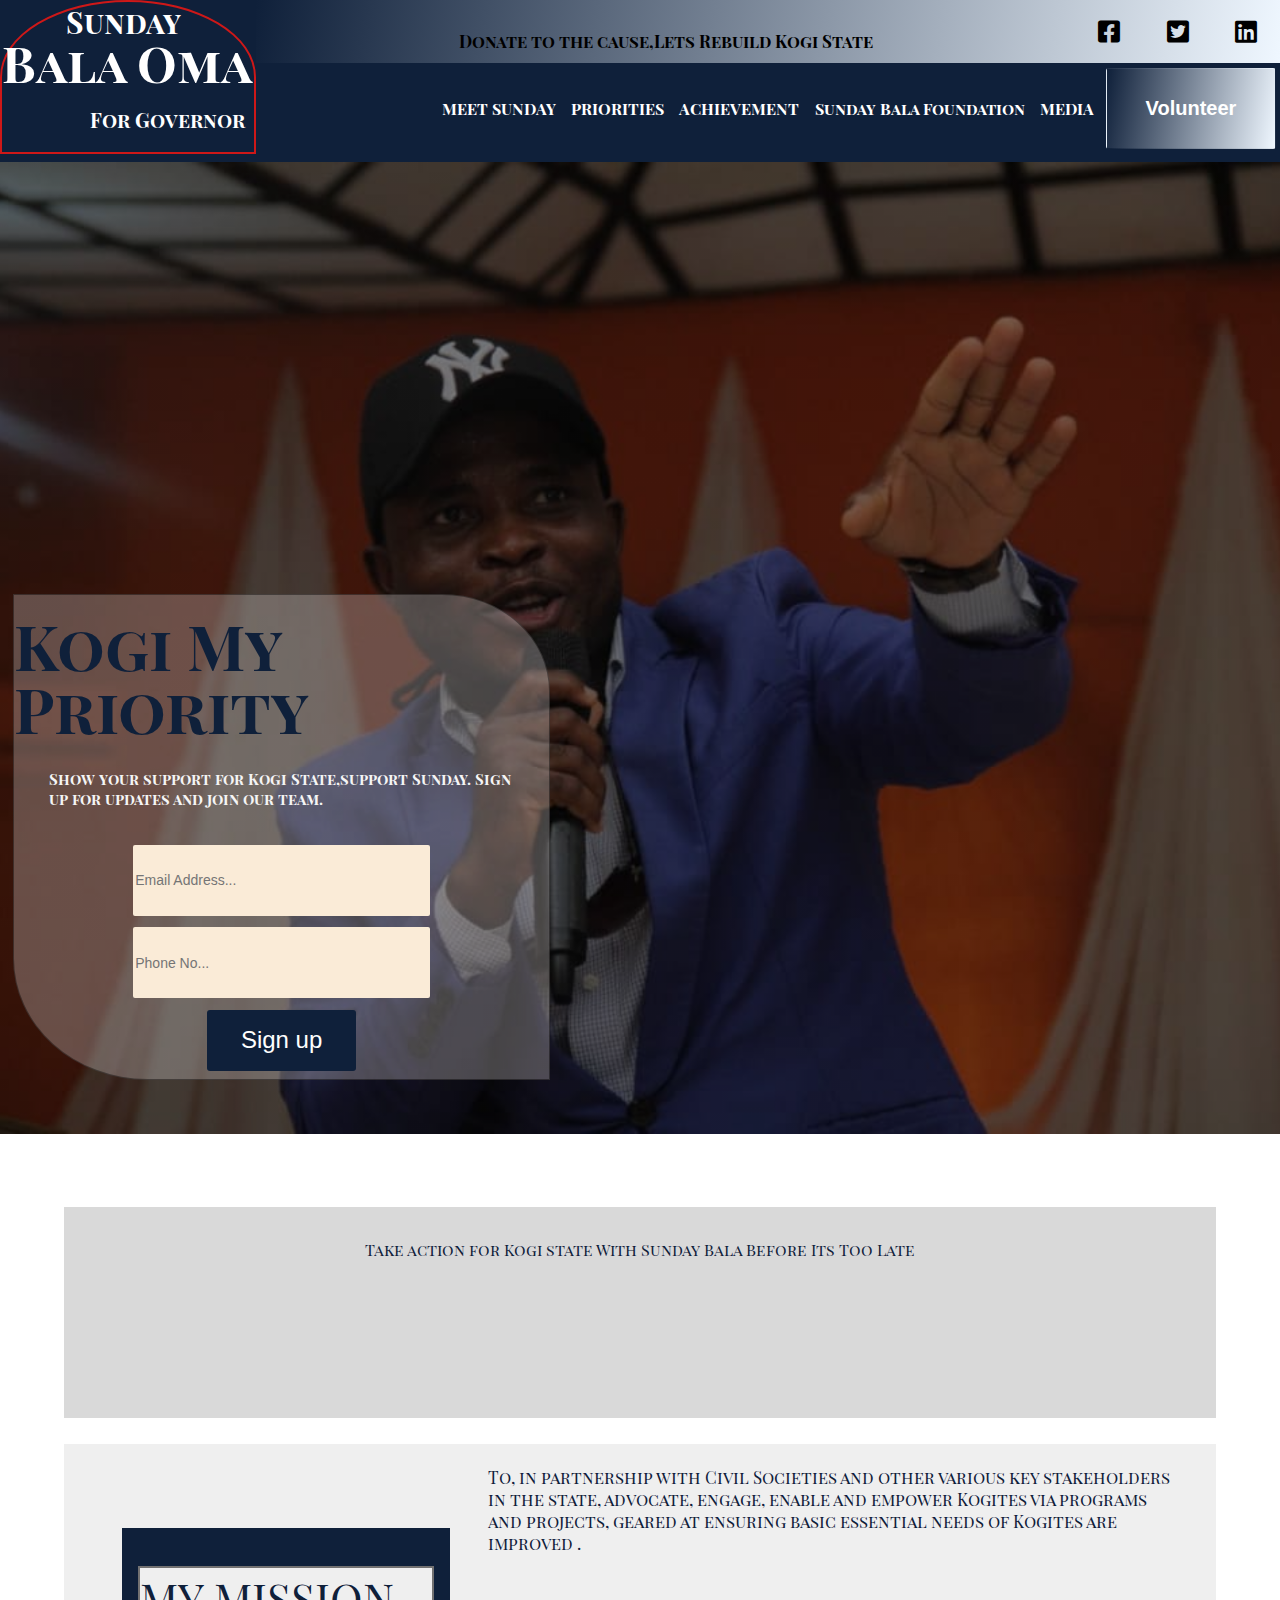
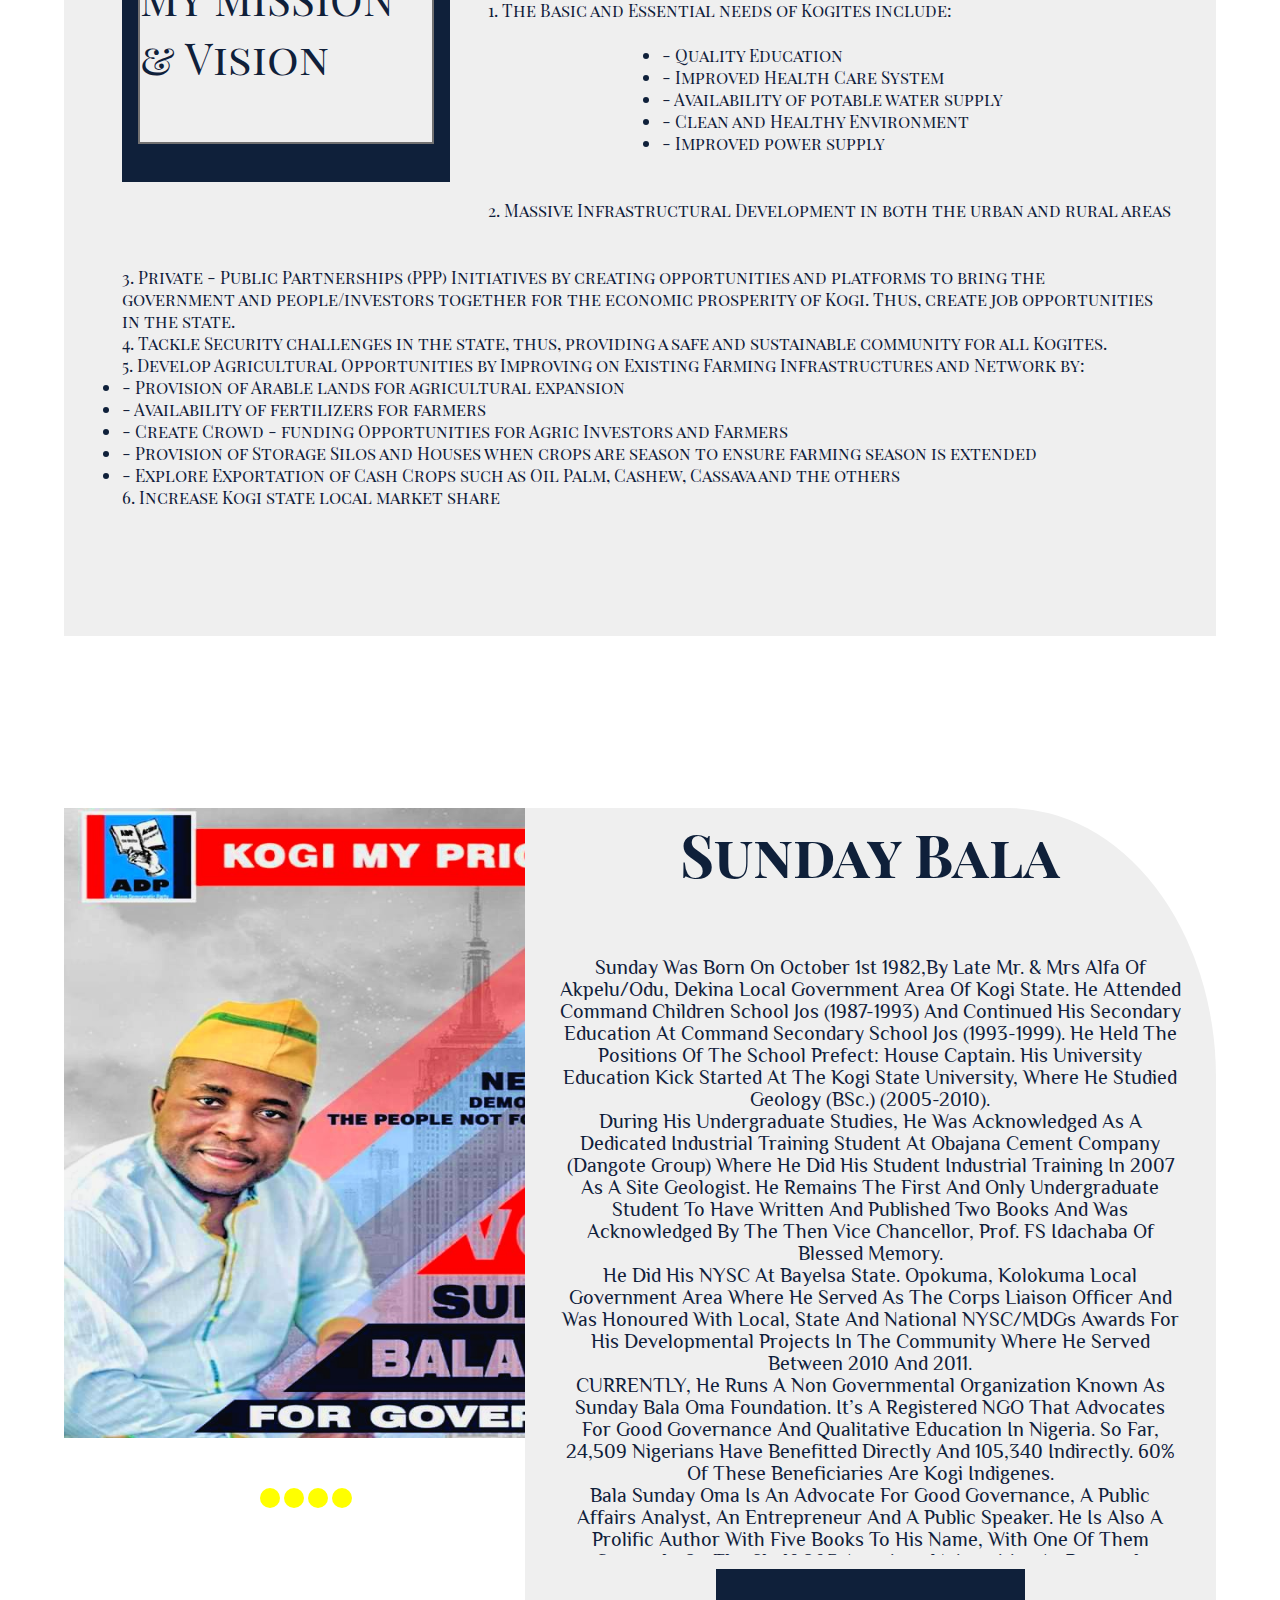
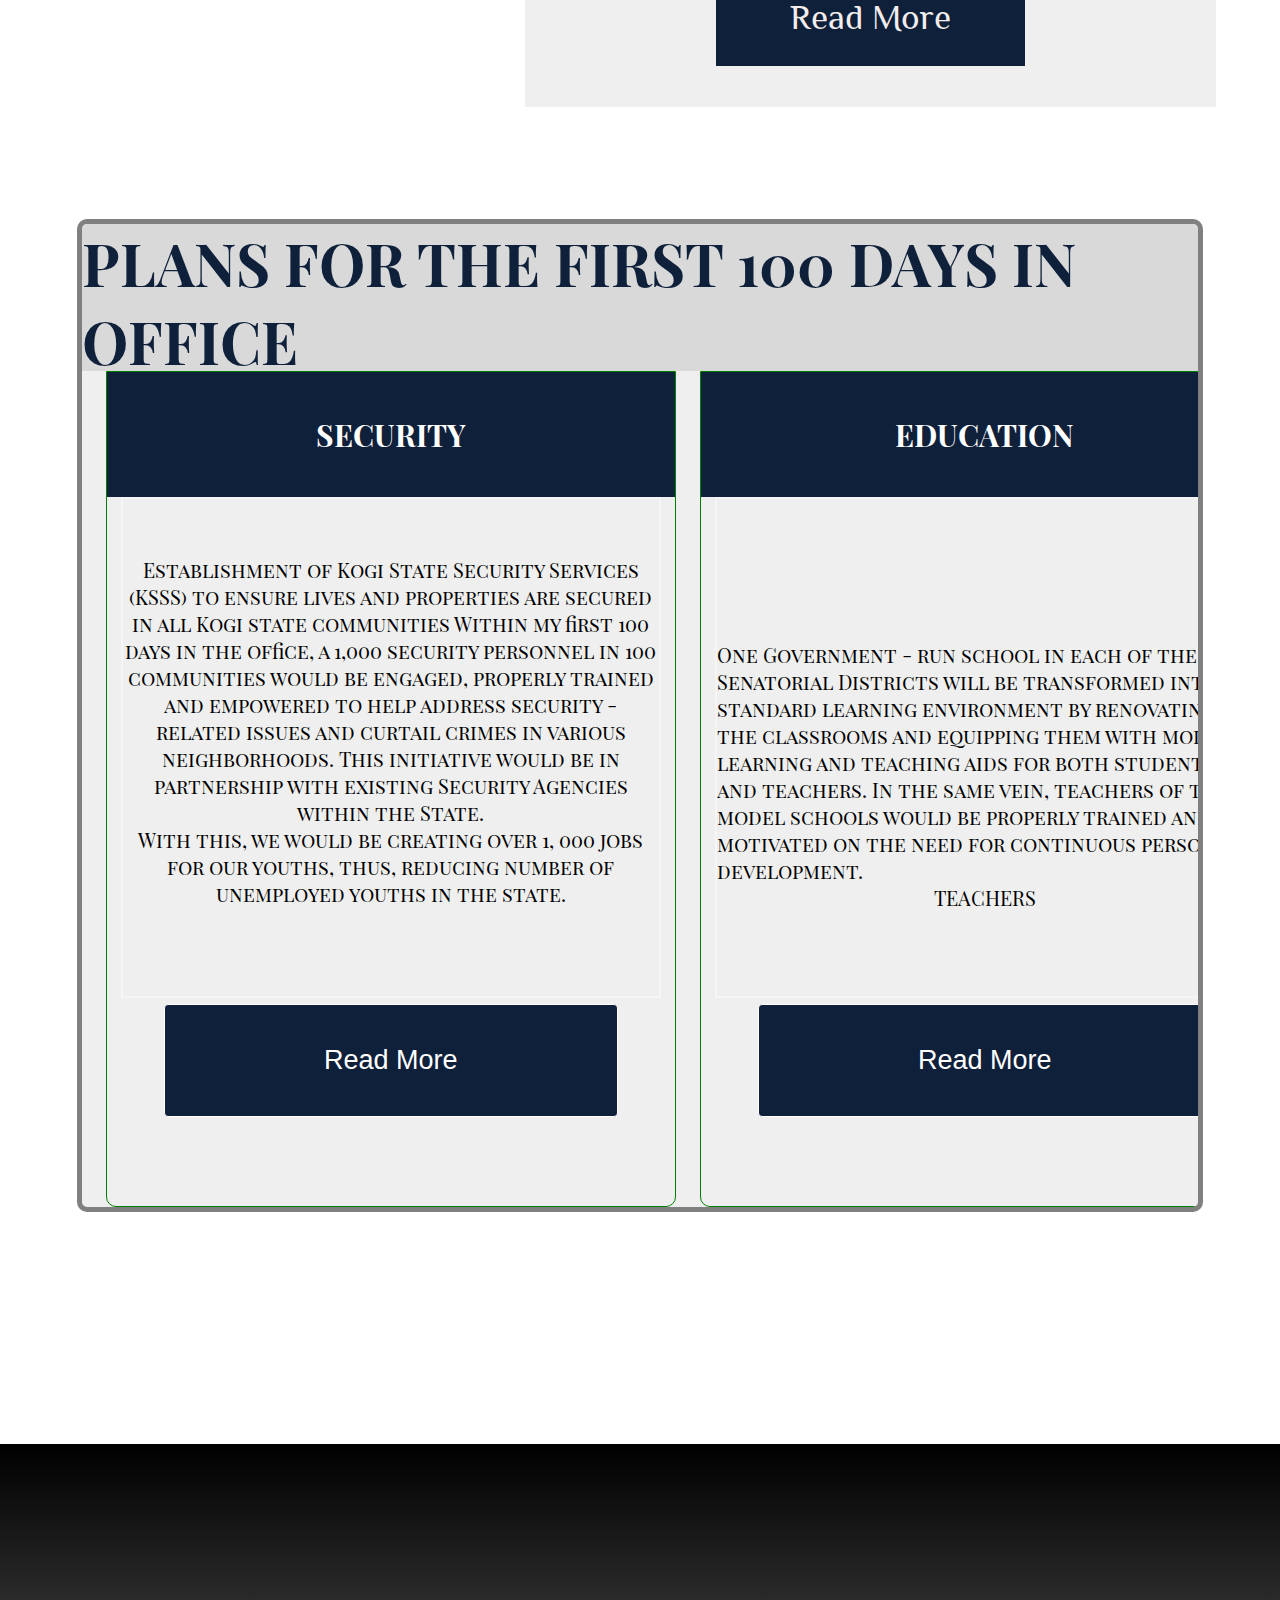
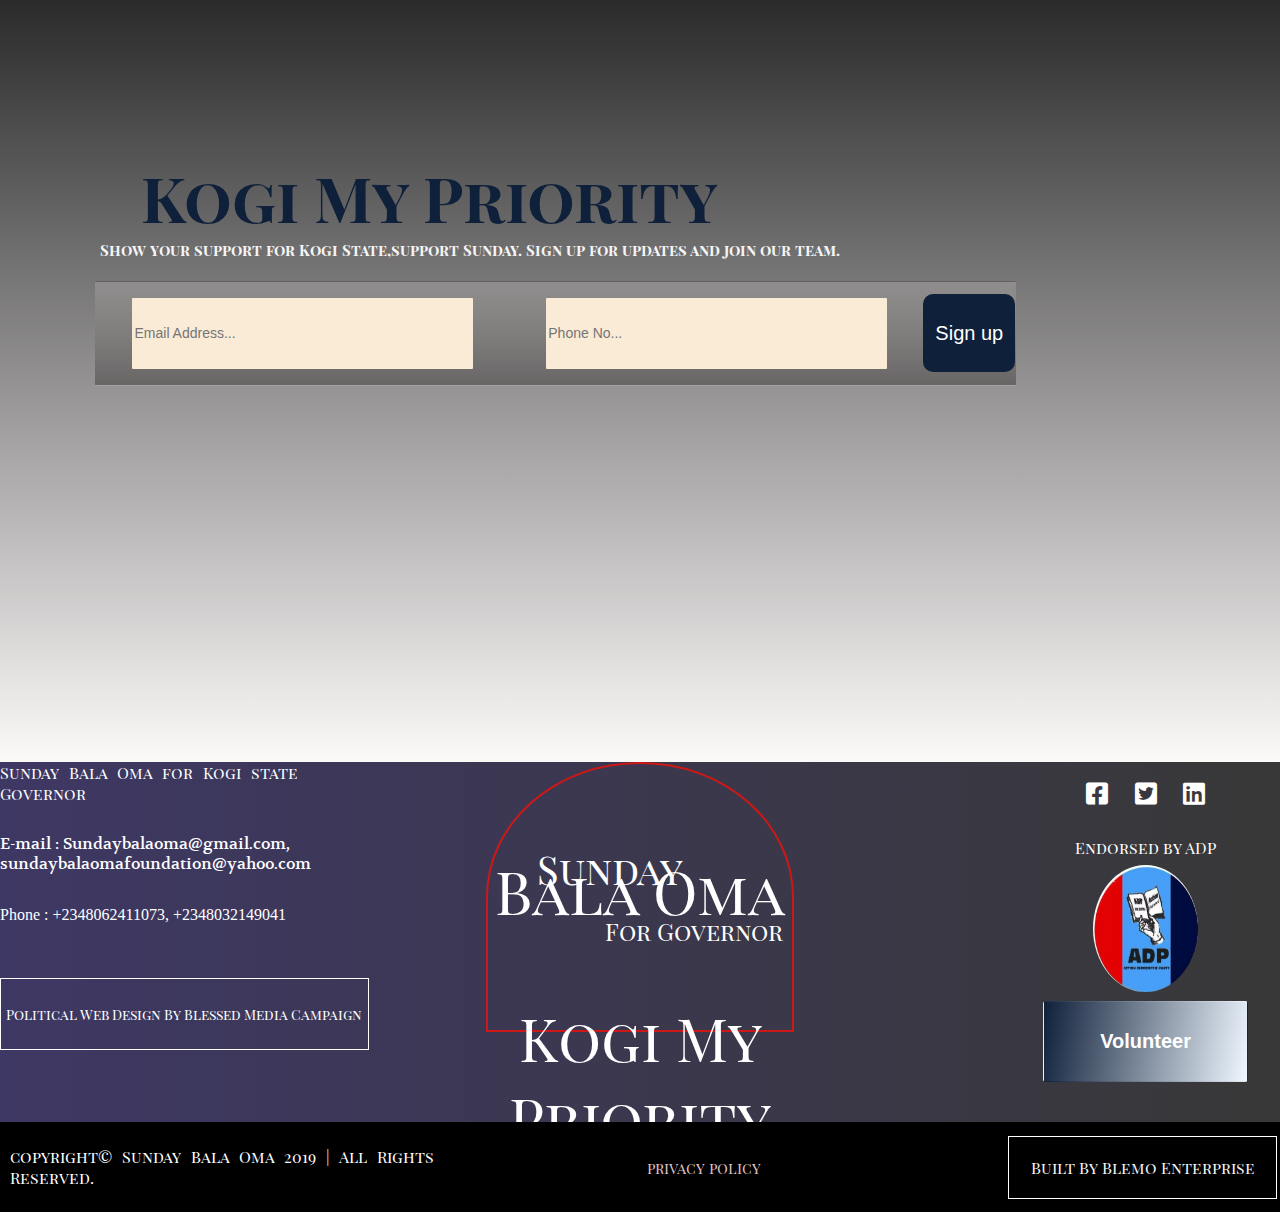
<file: index.html>
<!DOCTYPE html>
    <head>
        <meta charset="utf-8">
        <meta http-equiv="X-UA-Compatible" content="IE=edge">
        <title>Meet Sunday</title>
        <meta name="viewport" content="width=device-width, initial-scale=1">
        <link rel="stylesheet" href="./index.css">
        <link href="./fontawesome-free-5.10.0-web/css/all.css" rel="stylesheet" >
        <link href="https://fonts.googleapis.com/css?family=ABeeZee|DM+Sans|DM+Serif+Display|Philosopher|Playfair+Display+SC|Volkhov|Vollkorn&display=swap" rel="stylesheet">    
    </head>
    <body>
        <!-- this is the container.It houses everything on this index page -->
        <div class="container">

            <!-- this is the header section -->
            <div class="Header">
            
                <!-- this is the Left section of the Header -->
                <div class="LeftSection">
                   <div class="logoSectionForLeftSection">
                       <div class="upperSectionOfTheLogoSection">
                            <p>Sunday</p>
                       </div>

                       <div class="middleSectionOfTheLogoSection">
                            <p>Bala Oma</p>
                          
                       </div>

                       <div class="bottomSectionOfTheLogoSection">
                            <p>For Governor</p>
                           
                        </div>

                   </div>
                </div>

                 <!-- this is the RightSection of the Header -->
                <div class="RightSection">

                    <div class="topHeader">
                        <div class="topHeaderContainer">

                            <div class="topHeaderContainerText">
                                <label>Donate to the cause,Lets Rebuild Kogi State </label>
                            </div> 
                         
                            <div class="topHeaderContainerIcons">
                                <a target="blank" href="https://web.facebook.com/Sunday-Bala-Oma-Support-Group-2019_KogiGovernorship-178449202934404/?_rdc=1&_rdr"><i class="fab fa-facebook-square"></i></a>
                               
                                <a target="blank" href="https://twitter.com/sundaybalaoma?lang=en"><i class="fab fa-twitter-square"></i></a>
                                <a target="blank" href="https://ng.linkedin.com/in/bala-sunday-27197979"><i class="fab fa-linkedin"></i></a>
                            </div>
                        </div>

                        
                    </div>

                    <div class="sideMenuNav">
                        <ul>

                            <li><a href="./index.html">MEET SUNDAY</a></li>
                            <li><a href="./Priorities.html">PRIORITIES</a></li>
                            <li><a href="./Achievement.html">ACHIEVEMENT</a></li>
                            <li><a href="./Sunday_foundation.html">Sunday Bala Foundation</a></li>
                            <li><a href="./Media.html">MEDIA</a></li>
                            <li><a href="./Volunteer.html">Volunteer</a></li>     
                        </ul>
                    </div>
                <div class="bottomHeader">
                        <div class="sidemenu">
                                <div class="one"></div>
                                <div class="two"></div>
                                <div class="three"></div>
                            </div>
                    <div class="rightSectionOfBottomHeader">

                    </div>
                    <div class="middleSectionOfBottomHeader">
                        <li><a href="#">MEET SUNDAY</a></li>
                        <li><a href="./Priorities.html">PRIORITIES</a></li>
                        <li><a href="./Achievement.html">ACHIEVEMENT</a></li>
                        <li><a href="./Sunday_foundation.html">Sunday Bala Foundation</a></li>
                        <li><a href="./Media.html">MEDIA</a></li>
                    </div>
                    <div class="leftSectionOfBottomHeader">
                        <button class="c"><a href="./Volunteer.html"><div class="containerForButton">Volunteer<i class="fas fa-arrow-circle-right"></i></div></a></button>                    </div>
                </div>
                </div>
            </div>

            <!-- this is the MiddleSection -->
            <div class="Middle">

                <!-- this container houses everythig in the Middle section  which is divided into three parts-->
                <div class="MiddleSectionContainer">

                    <!-- this is the first section of the Middle section -->
                    <div class="firstSectionOfMiddleSection">
                        <div class="vagueText">
                            Kogi My Priority<br>
                            <p>Show your support for Kogi State. support Sunday</p>
                        </div>
                        <div class="containerForFirstSectionOfMiddleSection">

                            <div class="InputForFirstSectionOfMiddleSection">

                                <div class="firstTextForInputForFirstSectionOfMiddleSection">
                                    <p>Kogi My Priority</p>
                                </div>
                              
                                <div class="secondTextForInputForFirstSectionOfMiddleSection">
                                    <p>Show your support for Kogi State,support Sunday. Sign up for updates and join our team.</p>
                                </div>

                                <div class="signUpSectionForInputForFirstSectionOfMiddleSection">
                                    <input type="text" placeholder="Email Address...">
                                    <input type="tel" placeholder="Phone No...">
                                    <button>Sign up</button>
                                </div>

                            </div>

                        </div>

                    </div>

                    <!-- this is the second section of the middle section -->
                    <div class="secondSectionOfMiddleSection">

                        <!-- this is the timer section -->
                        <div class="timerForSecondSectionOfMiddleSection">
                            <div class="containerForTimer">
                                <p>Take action for Kogi state With Sunday Bala Before Its Too Late</p>
                                <p id="demo"></p>

                            </div>
                        </div>
                        <!-- this is the second section of the Second section of the middle section -->
                        <div class="secondForSecondSectionOfMiddleSection">


                            <div class="headerSectionForSecondForSecondSectionOfMiddleSection">
                                <p>MY MISSION <br class="greed"> & Vision</p>
                                
                            </div>

                            <div class="textSectionForSecondForSecondSectionOfMiddleSection">
                                <p>
                                        
<p>                                        To, in partnership with Civil Societies and other various key stakeholders in the state, advocate, engage, enable and empower Kogites via programs and projects, geared at ensuring basic essential needs of Kogites are improved .
    </p>                                        <p></p>
                                        
                                       <p> 1. The Basic and Essential needs of Kogites include:
                                        
                                            <ul>
                                                <li>- Quality Education</li>
                                       
                                                       <li> - Improved Health Care System</li>
                                                   
                                                       <li> - Availability of potable water supply</li>
                                                   
                                                       <li> - Clean and Healthy Environment</li>
                                                   
                                                       <li> - Improved power supply</li>
                                            </ul></p>
                                         
                                       <p> 2. Massive Infrastructural Development in both the urban and rural areas</p>
                                        
                                </p>
                            </div>
    
                        </div>
            
                        <!-- this is the third section of the Second section of the middle section -->
                        <div class="thirdForSecondSectionOfMiddleSection">

                            <div class="textSectionForThirdForSecondSectionOfMiddleSection">
                                <p>3. Private - Public Partnerships (PPP) Initiatives by creating opportunities and platforms to bring the government and people/investors together for the economic prosperity of Kogi.
                                        
                                        Thus, create job opportunities in the state.</p>
                                        
                                        
                                     <p>4. Tackle Security challenges in the state, thus, providing a safe and sustainable community for all Kogites.</p>
                                        
                                        
                                      <p>  5. Develop Agricultural Opportunities by Improving on Existing Farming Infrastructures and Network by:
                                        
                                             <ul>
                                               <li> - Provision of Arable lands for agricultural expansion</li>
                                        
                                                <li>- Availability of fertilizers for farmers</li>
                                              
                                                <li>- Create Crowd - funding Opportunities for Agric Investors and Farmers</li>
                                              
                                                <li>- Provision of Storage Silos and Houses when crops are season to ensure farming season is extended</li>
                                              
                                                <li>-  Explore Exportation of Cash Crops such as Oil Palm, Cashew, Cassava and the others</li>
                                            </ul>
                                      </p>
                                        
                                        
                                        <p>6. Increase Kogi state local market share</p>
                                         </p>
                            </div>
                         
                            
                        </div>

                    </div>


                    <!-- this is the third section of the middle section -->
                    <div class="thirdSectionOfMiddleSection">

                        <div class="containerForThirdSectionOfMiddleSection">

                                <div class="secondSectionInContainerForThirdSectionOfMiddleSection">

                                        <div class="textForSecondSectionInContainerForThirdSectionOfMiddleSection">
                                                <p>Meet Sunday Bala Oma</p>
                                            </div>
                                </div>

                                <div class="firstSectionInContainerForThirdSectionOfMiddleSection">

                                    
                                    
                                    <div class="leftSectionInContainerForThirdSectionOfMiddleSection">

                                            <span id="slider-image-1"></span>
                                            <span id="slider-image-2"></span>
                                            <span id="slider-image-3"></span>
                                            <span id="slider-image-4"></span>
                                        <div class="image-container">
                                        <img src="./back1.jpg" alt="yes" class="slider-image" height="630px" width="630px">
                                        <img src="./atChurch.jpg" alt="yes" class="slider-image" height="630px" width="630px">
                                        <img src="./sir.jpg" alt="yes" class="slider-image" height="630px" width="630px">
                                        <img src="./sir4.jpg" alt="yes" class="slider-image" height="640px"  width="630px">
                                        </div>
                                        <div class="button-container">
                                            <a href="#slider-image-1" class="button" ></a>
                                            <a href="#slider-image-2" class="button" ></a>
                                            <a href="#slider-image-3" class="button" ></a>
                                            <a href="#slider-image-4" class="button" ></a>
                                        </div>
                                    </div>
                                    
                                    <div class="rightSectionInContainerForThirdSectionOfMiddleSection">
                                        <div class="containerForTextInRightSectionInContainerForThirdSectionOfMiddleSection">
                                            <div class="container1">
                                                    <h3>Sunday Bala</h3>
                                            </div>
                                            <div class="container2">
                                                    <p>Sunday was born on October 1st 1982,by late Mr. & Mrs Alfa of Akpelu/Odu, Dekina Local Government Area of Kogi State. He attended
                                                        Command Children School Jos (1987-1993) and continued his secondary education at 
                                                         Command Secondary School Jos (1993-1999). He held the positions of the 
                                                        School Prefect: House Captain. 
                                                        
                                                        His University Education kick started at the
                                                        Kogi State University, where he studied
                                                        Geology (BSc.) (2005-2010).</p>
                                                        
                                                       <p> During his undergraduate studies, he was acknowledged as a dedicated Industrial Training student at Obajana Cement Company (Dangote Group) where he did his Student Industrial Training in 2007 as a Site Geologist. He remains the first and only undergraduate student to have written and published two books and was acknowledged by the then Vice Chancellor, Prof. FS Idachaba of blessed memory.</p>
                                                         
                                                        
                                                        <p>He did his NYSC at
                                                        Bayelsa state. Opokuma, Kolokuma Local Government Area where he served as the Corps Liaison Officer and was honoured with Local, State and National NYSC/MDGs awards for his developmental projects in the community where he served between 2010 and 2011. </p>
                                                        
                                                       <p> CURRENTLY,
                                                        He runs a Non Governmental Organization known as Sunday Bala Oma Foundation.
                                                        
                                                        It’s a registered NGO that advocates for good governance and qualitative education in Nigeria. 
                                                        
                                                        So far, 24,509 Nigerians have benefitted directly and 105,340 indirectly. 60% of these beneficiaries are Kogi indigenes.</p>
                                                        
                                                        <p> Bala Sunday Oma is an advocate for good governance, a public affairs analyst, an entrepreneur and a public speaker. He is also a prolific author with five books to his name, with one of them currently on the shelf of 5 American universities as research material including :</p>
                                                        <p>- Stanford University, California USA.</p>
                                                        <p>- University of California, USA.</p>
                                                        <p>- New York Public Library System, USA.</p>
                                                        <p>- North Western University, Bloomington USA.</p>
                                                        <p>- Indiana University, USA.</p>
                                                        <p>....</p>
                                                        <p>Other books authored by him are;</p>
                                                        <p>- The Generations of our fathers.</p>
                                                        <p>- Understanding the times.</p>
                                                        <p>- Global Information.</p>
                                                        <p>- God’s “Willogy”, the study of God’s will.</p>
                                                        
                                            </div>
                                            <div class="container3">
                                                <button class="button6">Read more</button>
                                            </div>
                                        </div>
                                    </div>
                                    
                                </div>

                        </div>

                    </div>

                        <!-- this is the forth section of the middle section -->
                    <div class="forthSectionOfMiddleSection">

                        <div class="containerForForthSectionOfMiddleSection">
                            <div class="headerContainer">
                                <h3>PLANS FOR THE FIRST 100 DAYS IN OFFICE</h3>
                            </div>
                            <div class="sliderContainer">

                                <div class="firstSliderImage">

                                    <div class="firstSectionOfSliderImage1">
                                       <label for=""> SECURITY</label>
                                    </div>
                
                                    <div class="secondSectionOfSliderImage1">
                                        
                                           <p> 
                                
                                           <p> Establishment of Kogi State Security Services (KSSS) to ensure lives and properties are secured in all Kogi state communities
                                           
                                           
                                            Within my first 100 days in the office, a 1,000 security personnel in 100 communities would be engaged, properly trained and empowered to help address security - related issues and curtail crimes in various neighborhoods. 
                                            
                                            
                                            This initiative would be in partnership with existing Security Agencies within the State.
                                             </p>
                                            
                                               <p>With this, we would be creating over 1, 000 jobs for our youths, thus, reducing number of unemployed youths in the state.</p>
                                            
                                            </p>
                                    </div>

                                    <div class="thirdSectionOfSliderImage1">
                                        <button class="button1">Read More</button>
                                    </div>

                                </div>
                                <div class="secondSliderImage">


                                        <div class="firstSectionOfSliderImage2">
                                            <label for="">EDUCATION</label>
                                            </div>
                        
                                            <div class="secondSectionOfSliderImage2">
                                                <p>
                                                
                                                    <p> One Government - run school in each of the 3 Senatorial Districts will be transformed into a standard learning environment by renovating the classrooms and equipping them with modern learning and teaching aids for both students and teachers.
                                                    
                                                    
                                                        In the same vein, teachers of these model schools would be properly trained  and motivated on the need for continuous personal development.</p>
                                                    
                                                    <p> </p>
                                                   <p> TEACHERS</p>
                                                <p>    All unduly sacked or retrenched teachers would be recalled and properly equipped before they are engaged to teach the pupils. We would have commenced payment of salary arrears.
                                                    
                                                    
                                                    The first phase of "Capacity building of teachers and Non teaching staff would have commenced tagged TRAIN THE TRAINERS and LEARN TO IMPROVE (Non teaching staff) .
                                                    
                                                    To commence implementation of the 26% Budget for education in our first budget. </p>
                                                    <p> </p>
                                                    
                                                </p>

                                            </div>
        
                                            <div class="thirdSectionOfSliderImage2">
                                                <button class="button2">Read More</button>
                                            </div>

                                </div>

                                <div class="thirdSliderImage">

                                        <div class="firstSectionOfSliderImage3">
                                            <label for="">INFRASTRUCTURAL DEVELOPMENT</label>
                                            </div>
                        
                                            <div class="secondSectionOfSliderImage3">
                                                <p>
                                                    Each of the 3 Senatorial district will have any of the 5 basic infrastructural needs in place, based on the leverage point. 
                                                    
                                                    Amongst which are:
                                                    <p></p>
                                                    <p>*Power installation</p>
                                                    <p>Construction of central electric water plant that can be distributed within a large area.</p>
                                                    <p></p>
                                                    <p>*Construction of Roads and drainages</p>
                                                   <p> Revamp of the cottage hospitals, provision of Primary Health Centers for rural areas</p>
                                                    
                                                    <p>Purchase of educational materials </p>
                                                    
                                                    <p>APPOINTMENTS</p>
                                                   
                                                   </p>
                                            </div>
        
                                            <div class="thirdSectionOfSliderImage3">
                                                <button class="button3">Read More</button>
                                            </div>


                                </div>



                                <div class="forthSliderImage">


                                        <div class="firstSectionOfSliderImage4">
                                            <label for=""> IT solutions</label>
                                            </div>
                        
                                            <div class="secondSectionOfSliderImage4">
                                                <p>
                                                   Various partnership programs will be in place using IT to solve prevailing challenges in the State.
                                                   <p></p>
                                                   <p> Most of our projects will be achieved via Public Private Partnerships. 
                                                    Religious bodies, individuals and corporate bodies will be engaged to support my government to build schools, and other infrastructures needed within the state.
</p>
                                                    The confluence river will serve as a tourist site as my government will not only create by-pass for travelers but build an overhead across the river. 

                                                </p>
                                            </div>
        
                                            <div class="thirdSectionOfSliderImage4">
                                                <button class="button4">Read More</button>
                                            </div>

                                </div>

                            </div>

                        </div>

                    </div>

                    <!-- this is the fifth section of the middle section -->

                    <div class="fifthSectionOfMiddleSection">

                            <div class="InputForFirstSectionOfMiddleSection">

                                    <div class="firstTextForInputForFirstSectionOfMiddleSection">
                                        <p>Kogi My Priority</p>
                                    </div>
    
    
                                    <div class="secondTextForInputForFirstSectionOfMiddleSection">
                                        <p>Show your support for Kogi State,support Sunday. Sign up for updates and join our team.</p>
                                    </div>
    
    
                                    <div class="signUpSectionForInputForFirstSectionOfMiddleSection">
                                        <input type="text" placeholder="Email Address...">
                                        <input type="tel" placeholder="Phone No...">
                                        <button>Sign up</button>
                                    </div>
    
                                </div>
                    </div>

                </div>
            </div>

            <!-- this is the FooterSection -->
            <div class="Footer">
                <div class="footerContainer">
                     <div class="firstSectionOfFooter">
 
                         <div class="leftSectionForFirstSectionOfFooter">
                            <div class="firstSectionOfleftSectionForFirstSectionOfFooter">
                                <p>Sunday Bala Oma for Kogi state Governor</p>
                            </div>
 
                             <div class="secondSectionOfleftSectionForFirstSectionOfFooter">
                                <label>E-mail : Sundaybalaoma@gmail.com, sundaybalaomafoundation@yahoo.com</label>
                             </div>
 
                             <div class="thirdSectionOfleftSectionForFirstSectionOfFooter">
                                 <label>Phone : +2348062411073, +2348032149041</label>
                             </div>  
                             
                             <div class="forthSectionOfleftSectionForFirstSectionOfFooter">
                                
                             </div> 
                             
                             
                             <div class="fifthSectionOfleftSectionForFirstSectionOfFooter">
                                 <div class="containerForFifthSectionOfleftSectionForFirstSectionOfFooter">
                                     <p>Political Web Design By Blessed Media Campaign</p>
                                 </div>
                             </div> 
 
                             <div class="sixthSectionOfleftSectionForFirstSectionOfFooter">
                                 
                             </div>  
 
                         </div>
 
                         <div class="middleSectionForFirstSectionOfFooter">
 
                                 <div class="containerForLogoSection">
                                         <div class="logoSectionForFooter">
                                                 <div class="upperSectionOfTheLogoSectionFooter">
                                                         <p>Sunday</p>
                                                    </div>
                             
                                                    <div class="middleSectionOfTheLogoSectionFooter">
                                                         <p>Bala Oma</p>
                                                       
                                                    </div>
                             
                                                    <div class="bottomSectionOfTheLogoSectionFooter">
                                                         <p>For Governor</p>
                                                        
                                                     </div>
                                         </div>
                                 </div>
 
                                 <div class="textForMiddleSectionForFirstSectionOfFooter">
                                         <label>Kogi My Priority </label>
                                     </div> 
                         </div>
                         <div class="rightSectionForFirstSectionOfFooter">
 
                                 <div class="lastSectionOfrightSectionForFirstSectionOfFooter">
                                    
                                 </div>
 
                                 <div class="containerForRightSectionOfrightSectionForFirstSectionOfFooter">
                                         <div class="firstSectionOfrightSectionForFirstSectionOfFooter">
                                                 <div class="iconsForMiddleSectionForFirstSectionOfFooter">
                                                     <a target="blank" href="https://web.facebook.com/Sunday-Bala-Oma-Support-Group-2019_KogiGovernorship-178449202934404/?_rdc=1&_rdr"><i class="fab fa-facebook-square"></i></a>
                                
                                                     <a target="blank" href="https://twitter.com/sundaybalaoma?lang=en"><i class="fab fa-twitter-square"></i></a>
                                                     <a target="blank" href="https://ng.linkedin.com/in/bala-sunday-27197979"><i class="fab fa-linkedin"></i></a>
                                                     </div>
                                             </div>
             
                                             <div class="secondSectionOfrightSectionForFirstSectionOfFooter">
                                                <p> Endorsed by ADP</p> <img src="./adplogo.jpg" alt="dfg" width="50%" height="80%">
                                             </div>
             
                                             <div class="thirdSectionOfrightSectionForFirstSectionOfFooter">
                                                 <button class="b"><a href="./Volunteer.html"><div class="containerForButton">Volunteer<i class="fas fa-arrow-circle-right"></i></div></a></button>
                                             </div>
                                             
                                             <div class="forthSectionOfrightSectionForFirstSectionOfFooter">
             
                                             </div>
 
                                 </div>
                                 
                         </div>
                     </div>
     
                     <div class="secondSectionOfFooter">
                             <div class="leftSectionForSecondSectionOfFooter">               
                                   <footer>
                                       copyright&copy <span class="FooterName">Sunday Bala Oma 2019</span> | All Rights Reserved.
                                   </footer>  
                             </div>
         
                                 <div class="middleSectionForSecondSectionOfFooter">
                                     <footer>
                                         <a href="#">privacy policy</a>
                                     </footer>
                                 </div>
                                 <div class="rightSectionForSecondSectionOfFooter">
                                     <div class="containerForrightSectionForSecondSectionOfFooter">
                                         Built By Blemo Enterprise
                                     </div>
                                 </div>
                     </div>
 
                </div>
             </div>
         </div>
 
        <script src="./index.js" ></script>
    </body>
</html>
</file>
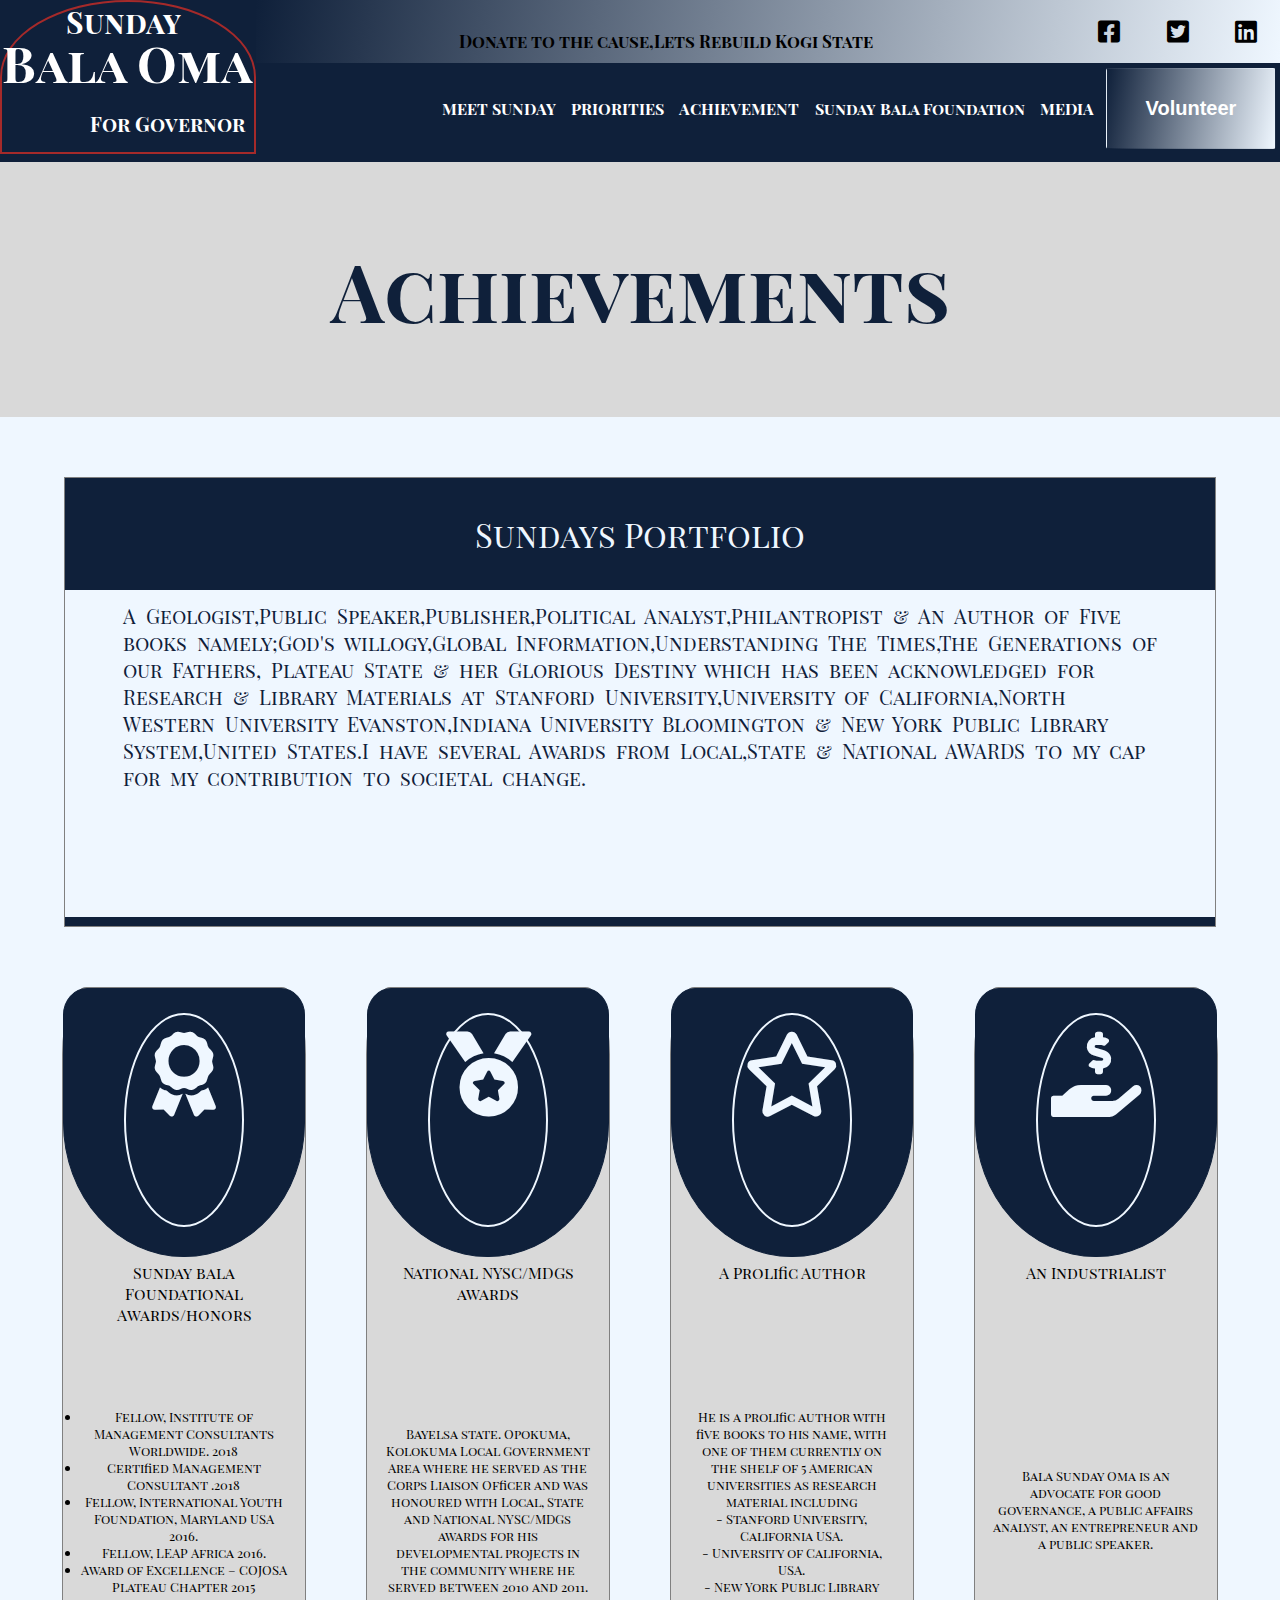
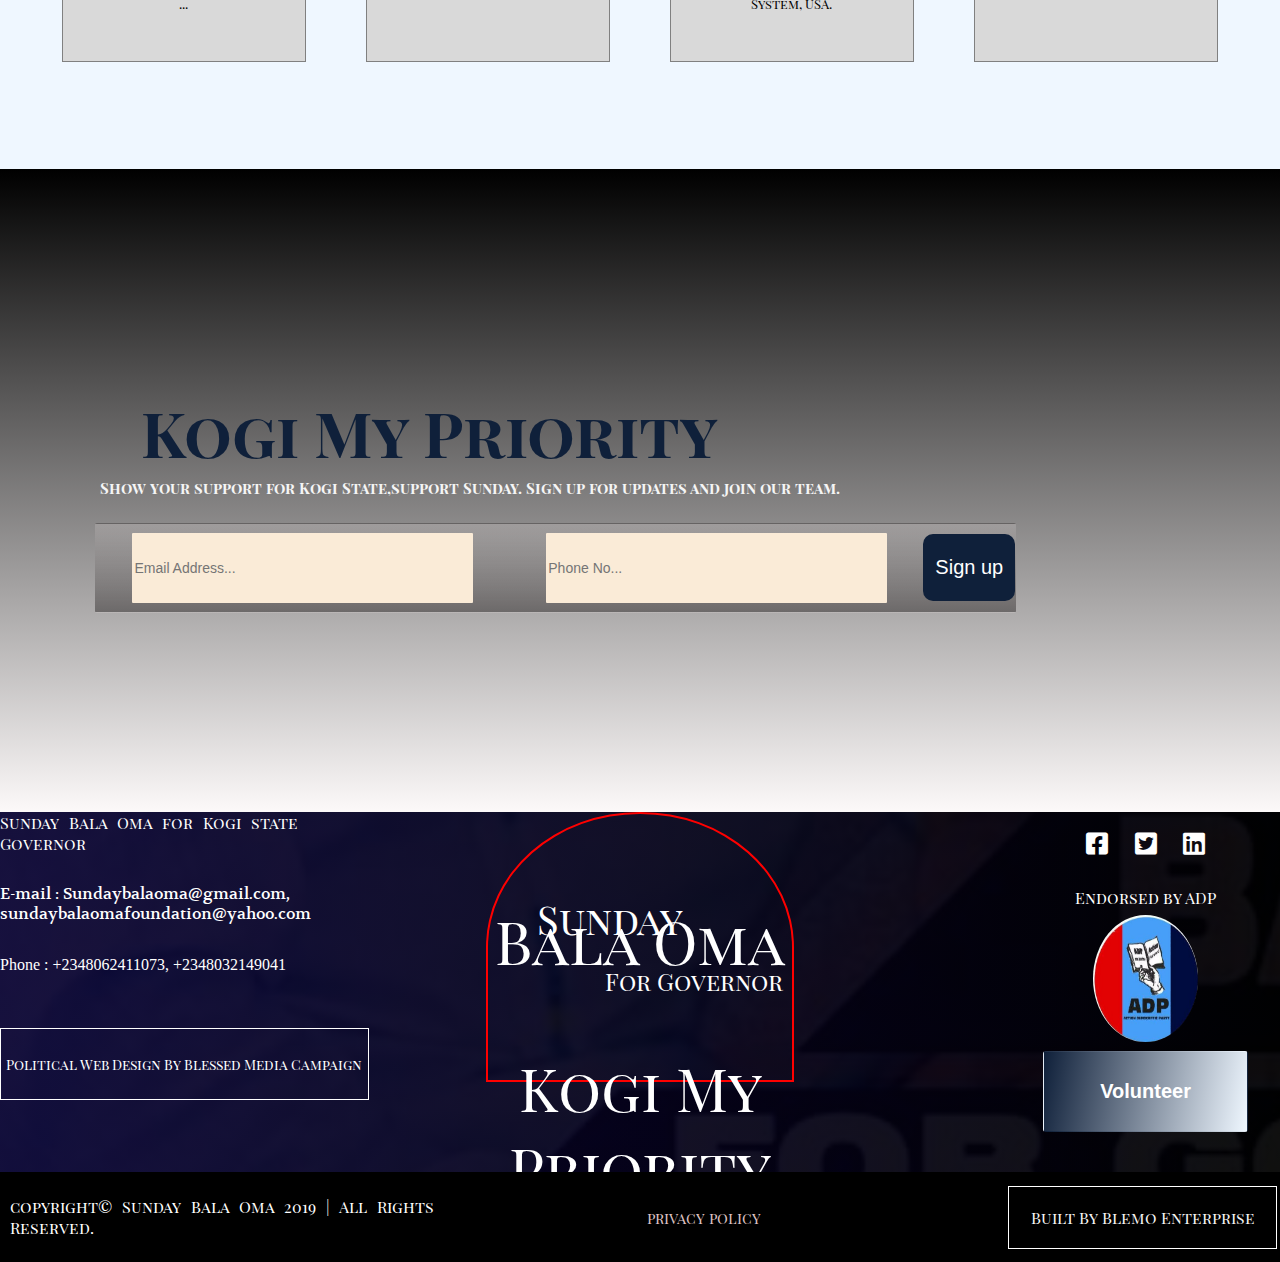
<file: Achievement.html>
<!DOCTYPE html>
    <head>
        <meta charset="utf-8">
        <meta http-equiv="X-UA-Compatible" content="IE=edge">
        <title>Achievements</title>
        <meta name="viewport" content="width=device-width, initial-scale=1">
        <link rel="stylesheet" href="./Achievement.css">
        <link href="./fontawesome-free-5.10.0-web/css/all.css" rel="stylesheet" >
        <link href="https://fonts.googleapis.com/css?family=ABeeZee|DM+Sans|DM+Serif+Display|Philosopher|Playfair+Display+SC|Volkhov|Vollkorn&display=swap" rel="stylesheet">        <!-- <link rel="stylesheet" href="path/to/bootstrap/css/bootstrap.min.css">
<link rel="stylesheet" href="path/to/font-awesome/css/font-awesome.min.css"> -->
        
    </head>
    <body>
        <!-- this is the container.It houses everything on this index page -->
        <div class="container">

            <!-- this is the header section -->
            <div class="Header">
            
                <!-- this is the Left section of the Header -->
                <div class="LeftSection">
                   <div class="logoSectionForLeftSection">
                       <div class="upperSectionOfTheLogoSection">
                            <p>Sunday</p>
                       </div>

                       <div class="middleSectionOfTheLogoSection">
                            <p>Bala Oma</p>
                          
                       </div>

                       <div class="bottomSectionOfTheLogoSection">
                            <p>For Governor</p>
                           
                        </div>

                   </div>
                </div>

                 <!-- this is the RightSection of the Header -->
                <div class="RightSection">

                    <div class="topHeader">
                        <div class="topHeaderContainer">

                            <div class="topHeaderContainerText">
                                <label>Donate to the cause,Lets Rebuild Kogi State </label>
                            </div> 
                            <div class="topHeaderContainerIcons">
                                <a target="blank" href="https://web.facebook.com/Sunday-Bala-Oma-Support-Group-2019_KogiGovernorship-178449202934404/?_rdc=1&_rdr"><i class="fab fa-facebook-square"></i></a>
                               
                                <a target="blank" href="https://twitter.com/sundaybalaoma?lang=en"><i class="fab fa-twitter-square"></i></a>
                                <a target="blank" href="https://ng.linkedin.com/in/bala-sunday-27197979"><i class="fab fa-linkedin"></i></a>
                            </div>
                        </div>
                    </div>

                    <div class="sideMenuNav">
                        <ul>

                            <li><a href="./index.html">MEET SUNDAY</a></li>
                            <li><a href="./Priorities.html">PRIORITIES</a></li>
                            <li><a href="./Achievement.html">ACHIEVEMENT</a></li>
                            <li><a href="./Sunday_foundation.html">Sunday Bala Foundation</a></li>
                            <li><a href="./Media.html">MEDIA</a></li>
                            <li><a href="./Volunteer.html">Volunteer</a></li>     
                        </ul>
                    </div>
                <div class="bottomHeader">
                    <div class="rightSectionOfBottomHeader">
                            <div class="sidemenu">
                                    <div class="one"></div>
                                    <div class="two"></div>
                                    <div class="three"></div>
                                </div>
                    </div>
                    <div class="middleSectionOfBottomHeader">
                        <li><a href="./index.html">MEET SUNDAY</a></li>
                        <li><a href="./Priorities.html">PRIORITIES</a></li>
                        <li><a href="#">ACHIEVEMENT</a></li>
                        <li><a href="./Sunday_foundation.html">Sunday Bala Foundation</a></li>
                        <li><a href="./Media.html">MEDIA</a></li>
                    </div>
                    <div class="leftSectionOfBottomHeader">
                        <button class="father"><a href="./Volunteer.html"><div class="containerForButton">Volunteer<i class="fas fa-arrow-circle-right"></i></div></a></button>                    </div>
                </div>
                </div>
            </div>
    
            <!-- this is the MiddleSection -->
            <div class="Middle">

                <!-- this container houses everythig in the Middle section  which is divided into three parts-->
                <div class="MiddleSectionContainer">

                    <!-- this is the first section of the Middle section -->
                    <div class="firstSectionOfMiddleSection">
                        <div class="HeaderForFirstSectionOfMiddleSection">
                            <h1>Achievements</h1>
                        </div>

                        <div class="topSection">
                           <div class="top">
                            <p>Sundays Portfolio</p>
                           </div>

                           <div class="middle">
                               <p>
                                A Geologist,Public Speaker,Publisher,Political Analyst,Philantropist & An Author of Five books namely;God's willogy,Global Information,Understanding The Times,The Generations of our Fathers, Plateau State & her Glorious Destiny which has been acknowledged for Research & Library Materials at Stanford University,University of California,North Western University Evanston,Indiana University Bloomington & New York Public Library System,United States.I have several Awards from Local,State & National AWARDS to my cap for my contribution to societal change.</p>
                            </div>

                            <div class="bottom">
                               
                                </div>
                        </div>

                        <div class="secondSectionForFirstSectionOfMiddleSection">

                                    <div class="box1">

                                        <div class="top">
                                                <i class="fas fa-award"></i>
                                        </div>
                                        <div class="bottom">
                                                <div class="header">
                                                    <p>Sunday bala Foundational Awards/honors</p>
                                                    </div>
                                                    <div class="text">
                                                        <p>
                                                                <ul>
                                                                    <li>Fellow, Institute of Management Consultants Worldwide. 2018</li>
                                                                          <li>Certified Management Consultant .2018</li> 
                                                                            <li>Fellow, International Youth Foundation, Maryland USA 2016.</li>
                                                                           <li> Fellow, LEAP Africa 2016.</li> 
                                                                            <li>Award of Excellence – COJOSA Plateau Chapter 2015</li>
                                                                            <p>...</p>
                                                                            
                                                                          
                                                                </ul></p>
                                                    </div>
                                        </div>
                                    </div>


                                    <div class="box1">
                                        <div class="top">
                                                <i class="fas fa-medal"></i>
                                        </div>
                                    <div class="bottom">
                                            <div class="header">
                                                <p> National NYSC/MDGs awards</p>
                                                </div>
                                                <div class="text">
                                                    <p>
                                                           
                                                            Bayelsa state. Opokuma, Kolokuma Local Government Area where he served as the Corps Liaison Officer and was honoured with Local, State and National NYSC/MDGs awards for his developmental projects in the community where he served between 2010 and 2011. 
                                                    </p>
                                                </div>
                                    </div>
                                </div>

                                <div class="box1">
                                        <div class="top">
                                                <i class="far fa-star"></i>
                                        </div>
                                        <div class="bottom">
                                                <div class="header">
                                                    <p>A Prolific Author</p>
                                                    </div>
                                                    <div class="text">
                                                        <p>He is a prolific author with five books to his name, with one of them currently on the shelf of 5 American universities as research material including<br> 
                                                                - Stanford University, California USA.<br>
                                                                - University of California, USA.<br>
                                                                - New York Public Library System, USA.<br>
                                                               
                                                    </div>
                                        </div>
                                </div>

                                <div class="box1">
                                        <div class="top">
                                                <i class="fas fa-hand-holding-usd"></i>
                                        </div>
                                        <div class="bottom">
                                            <div class="header">
                                                <p>An Industrialist</p>
                                            </div>
                                            <div class="text">
                                                <p>Bala Sunday Oma is an advocate for good governance, a public affairs analyst, an entrepreneur and a public speaker.</p>
                                            </div>
                                        </div>
                                </div>
                           
                        </div>

                    </div>

                    <!-- this is the second section of the middle section -->
                    <div class="secondSectionOfMiddleSection">

                        <div  class=""></div>

                        <div class=""></div>

                        <div class></div>

                    </div>

                    <!-- this is the third section of the middle section -->
                    <div class="thirdSectionOfMiddleSection">
                        
                        <div class="fifthSectionOfMiddleSection">

                            <div class="InputForFirstSectionOfMiddleSection">

                                    <div class="firstTextForInputForFirstSectionOfMiddleSection">
                                        <p>Kogi My Priority</p>
                                    </div>
    
    
                                    <div class="secondTextForInputForFirstSectionOfMiddleSection">
                                        <p>Show your support for Kogi State,support Sunday. Sign up for updates and join our team.</p>
                                    </div>
    
    
                                    <div class="signUpSectionForInputForFirstSectionOfMiddleSection">
                                        <input type="text" placeholder="Email Address...">
                                        <input type="tel" placeholder="Phone No...">
                                        <button>Sign up</button>
                                    </div>
    
    
    
                                </div>
                    </div>


                    
                    </div>

                </div>
            </div>
    
            <!-- this is the FooterSection -->
            <div class="Footer">
               <div class="footerContainer">
                    <div class="firstSectionOfFooter">

                        <div class="leftSectionForFirstSectionOfFooter">
                           <div class="firstSectionOfleftSectionForFirstSectionOfFooter">
                               <p>Sunday Bala Oma for Kogi state Governor</p>
                           </div>

                            <div class="secondSectionOfleftSectionForFirstSectionOfFooter">
                               <label>E-mail : Sundaybalaoma@gmail.com, sundaybalaomafoundation@yahoo.com</label>
                            </div>

                            <div class="thirdSectionOfleftSectionForFirstSectionOfFooter">
                                <label>Phone : +2348062411073, +2348032149041</label>
                            </div>  
                            
                            <div class="forthSectionOfleftSectionForFirstSectionOfFooter">
                               
                            </div> 
                            
                            
                            <div class="fifthSectionOfleftSectionForFirstSectionOfFooter">
                                <div class="containerForFifthSectionOfleftSectionForFirstSectionOfFooter">
                                    <p>Political Web Design By Blessed Media Campaign</p>
                                </div>
                            </div> 

                            <div class="sixthSectionOfleftSectionForFirstSectionOfFooter">
                                
                            </div>  

                        </div>

                        <div class="middleSectionForFirstSectionOfFooter">

                                <div class="containerForLogoSection">
                                        <div class="logoSectionForFooter">
                                                <div class="upperSectionOfTheLogoSectionFooter">
                                                        <p>Sunday</p>
                                                   </div>
                            
                                                   <div class="middleSectionOfTheLogoSectionFooter">
                                                        <p>Bala Oma</p>
                                                      
                                                   </div>
                            
                                                   <div class="bottomSectionOfTheLogoSectionFooter">
                                                        <p>For Governor</p>
                                                       
                                                    </div>
                                        </div>
                                </div>

                                <div class="textForMiddleSectionForFirstSectionOfFooter">
                                        <label>Kogi My Priority </label>
                                    </div> 
                        </div>
                        <div class="rightSectionForFirstSectionOfFooter">

                                <div class="lastSectionOfrightSectionForFirstSectionOfFooter">
                                   
                                </div>

                                <div class="containerForRightSectionOfrightSectionForFirstSectionOfFooter">
                                        <div class="firstSectionOfrightSectionForFirstSectionOfFooter">
                                                <div class="iconsForMiddleSectionForFirstSectionOfFooter">
                                                    <a target="blank" href="https://web.facebook.com/Sunday-Bala-Oma-Support-Group-2019_KogiGovernorship-178449202934404/?_rdc=1&_rdr"><i class="fab fa-facebook-square"></i></a>
                               
                                                    <a target="blank" href="https://twitter.com/sundaybalaoma?lang=en"><i class="fab fa-twitter-square"></i></a>
                                                    <a target="blank" href="https://ng.linkedin.com/in/bala-sunday-27197979"><i class="fab fa-linkedin"></i></a>
                                                    </div>
                                            </div>
            
                                            <div class="secondSectionOfrightSectionForFirstSectionOfFooter">
                                               <p> Endorsed by ADP</p> <img src="./adplogo.jpg" alt="dfg" width="50%" height="80%">
                                            </div>
            
                                            <div class="thirdSectionOfrightSectionForFirstSectionOfFooter">
                                                <button class="girl"><a href="./Volunteer.html"><div class="containerForButton">Volunteer<i class="fas fa-arrow-circle-right"></i></div></a></button>
                                            </div>
                                            
                                            <div class="forthSectionOfrightSectionForFirstSectionOfFooter">
            
                                            </div>
                                </div>
                                
                        </div>
                    </div>
    
                    <div class="secondSectionOfFooter">
                            <div class="leftSectionForSecondSectionOfFooter">               
                                  <footer>
                                      copyright&copy <span class="FooterName">Sunday Bala Oma 2019</span> | All Rights Reserved.
                                  </footer>  
                            </div>
        
                                <div class="middleSectionForSecondSectionOfFooter">
                                    <footer>
                                        <a href="#">privacy policy</a>
                                    </footer>
                                </div>
                                <div class="rightSectionForSecondSectionOfFooter">
                                    <div class="containerForrightSectionForSecondSectionOfFooter">
                                        Built By Blemo Enterprise
                                    </div>
                                </div>
                    </div>


               </div>
            </div>
        </div>

        <script src="./Achievement.js" ></script>
    </body>
</html>
</file>
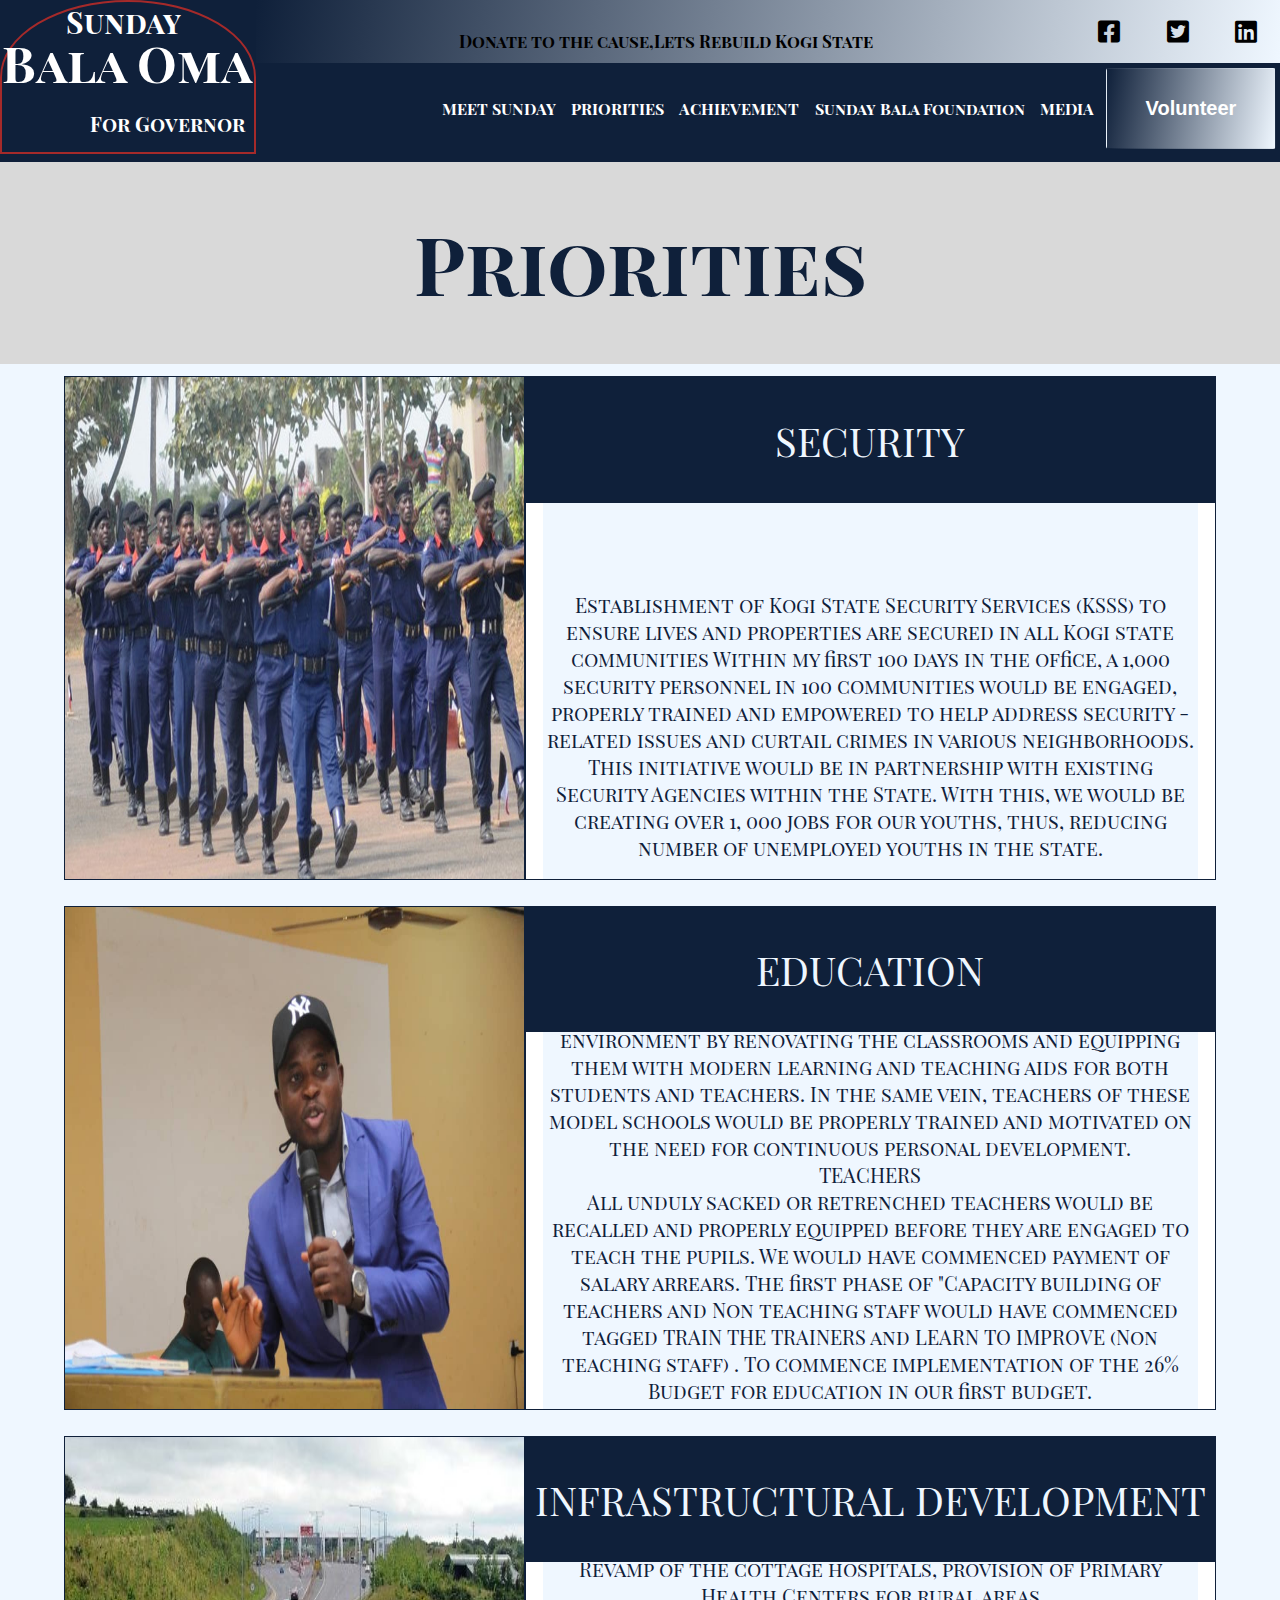
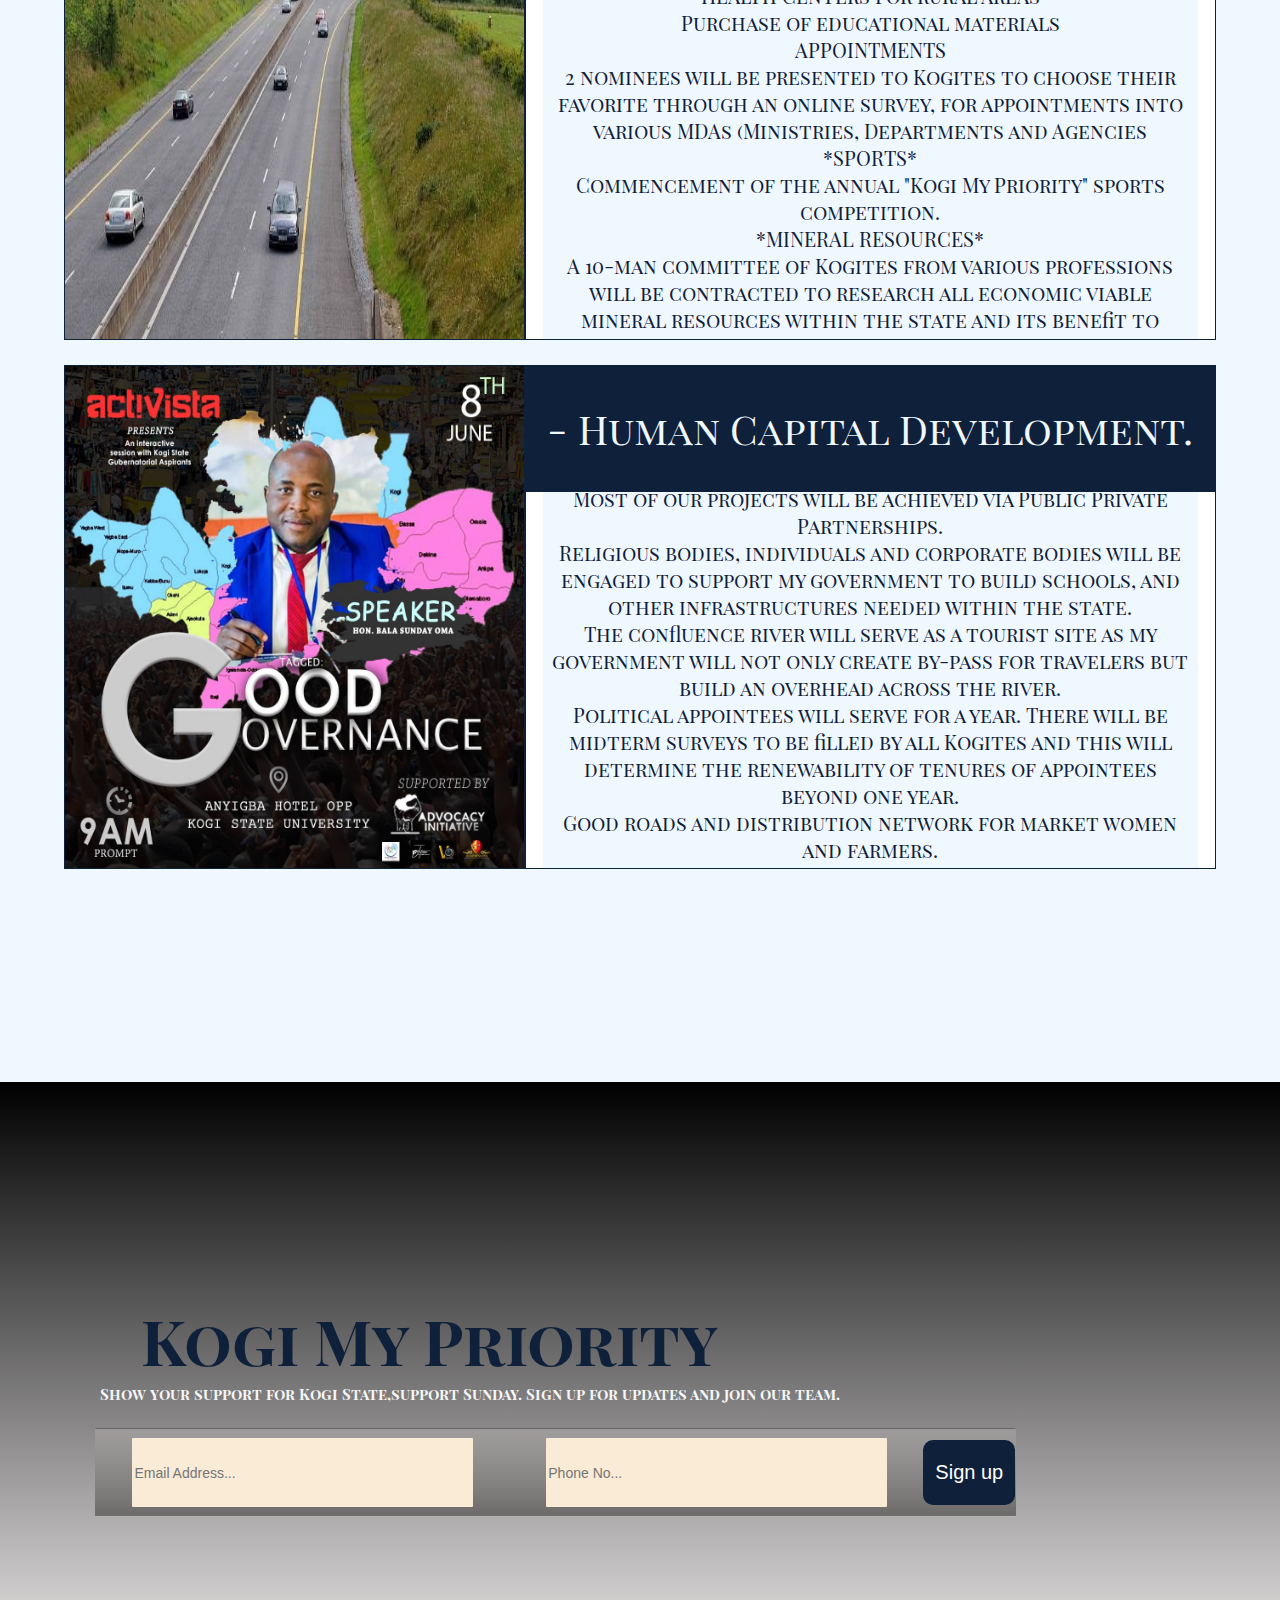
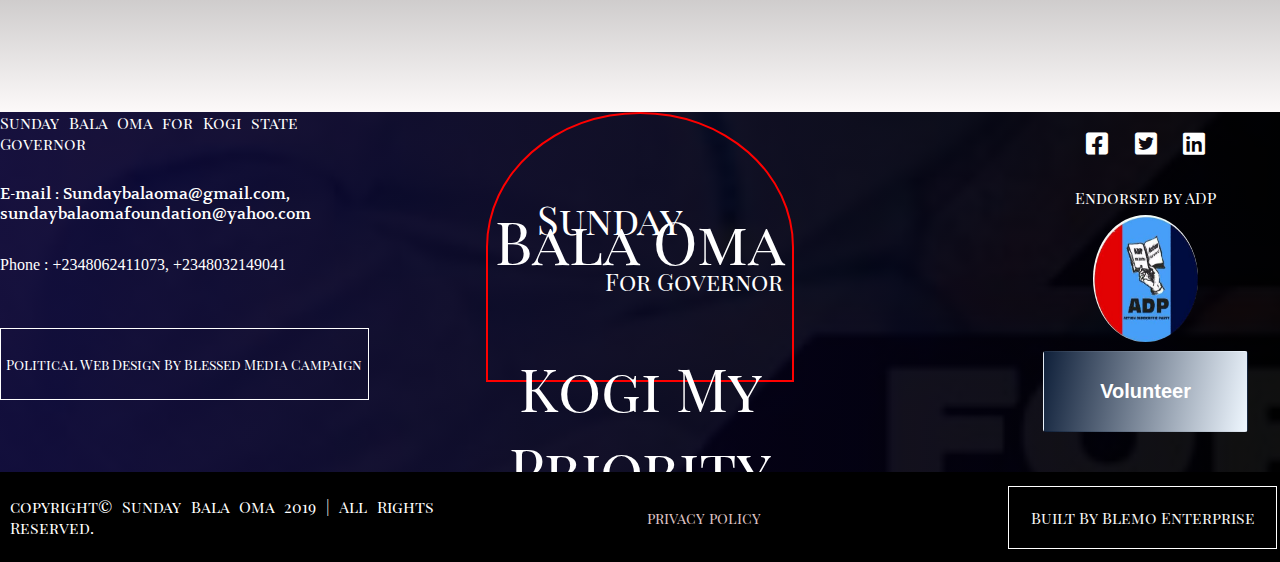
<file: Priorities.html>
<!DOCTYPE html>
    <head>
        <meta charset="utf-8">
        <meta http-equiv="X-UA-Compatible" content="IE=edge">
        <title>Priorities</title>
        <meta name="viewport" content="width=device-width, initial-scale=1">
        <link rel="stylesheet" href="./Priorities.css">
        <link href="./fontawesome-free-5.10.0-web/css/all.css" rel="stylesheet" >
        <link href="https://fonts.googleapis.com/css?family=ABeeZee|DM+Sans|DM+Serif+Display|Philosopher|Playfair+Display+SC|Volkhov|Vollkorn&display=swap" rel="stylesheet">        <!-- <link rel="stylesheet" href="path/to/bootstrap/css/bootstrap.min.css">
<link rel="stylesheet" href="path/to/font-awesome/css/font-awesome.min.css"> -->
        
    </head>
    <body>
        <!-- this is the container.It houses everything on this index page -->
        <div class="container">

            <!-- this is the header section -->
            <div class="Header">
            
                <!-- this is the Left section of the Header -->
                <div class="LeftSection">
                   <div class="logoSectionForLeftSection">
                       <div class="upperSectionOfTheLogoSection">
                            <p>Sunday</p>
                       </div>

                       <div class="middleSectionOfTheLogoSection">
                            <p>Bala Oma</p>
                          
                       </div>

                       <div class="bottomSectionOfTheLogoSection">
                            <p>For Governor</p>
                           
                        </div>

                   </div>
                </div>

                 <!-- this is the RightSection of the Header -->
                <div class="RightSection">

                    <div class="topHeader">
                        <div class="topHeaderContainer">

                            <div class="topHeaderContainerText">
                                <label>Donate to the cause,Lets Rebuild Kogi State </label>
                            </div> 
                            <div class="topHeaderContainerIcons">
                                <a target="blank" href="https://web.facebook.com/Sunday-Bala-Oma-Support-Group-2019_KogiGovernorship-178449202934404/?_rdc=1&_rdr"><i class="fab fa-facebook-square"></i></a>
                               
                                <a target="blank" href="https://twitter.com/sundaybalaoma?lang=en"><i class="fab fa-twitter-square"></i></a>
                                <a target="blank" href="https://ng.linkedin.com/in/bala-sunday-27197979"><i class="fab fa-linkedin"></i></a>
                            </div>
                        </div>
                    </div>
                    <div class="sideMenuNav">
                            <ul>

                                    <li><a href="./index.html">MEET SUNDAY</a></li>
                                    <li><a href="./Priorities.html">PRIORITIES</a></li>
                                    <li><a href="./Achievement.html">ACHIEVEMENT</a></li>
                                    <li><a href="./Sunday_foundation.html">Sunday Bala Foundation</a></li>
                                    <li><a href="./Media.html">MEDIA</a></li>
                                    <li><a href="./Volunteer.html">Volunteer</a></li>     
                                </ul>   
                    </div>

                <div class="bottomHeader">
                    <div class="rightSectionOfBottomHeader">
                            <div class="sidemenu">
                                    <div class="one"></div>
                                    <div class="two"></div>
                                    <div class="three"></div>
                                </div>
                    </div>
                    <div class="middleSectionOfBottomHeader">
                        <li><a href="./index.html">MEET SUNDAY</a></li>
                        <li><a href="#">PRIORITIES</a></li>
                        <li><a href="./Achievement.html">ACHIEVEMENT</a></li>
                        <li><a href="./Sunday_foundation.html">Sunday Bala Foundation</a></li>
                        <li><a href="./Media.html">MEDIA</a></li>
                    </div>
                    <div class="leftSectionOfBottomHeader">
                        <button class="ind"><a href="./Volunteer.html"><div class="containerForButton">Volunteer<i class="fas fa-arrow-circle-right"></i></div></a></button>
                    </div>
                </div>
                </div>
            </div>
    
            <!-- this is the MiddleSection -->
            <div class="Middle">

                <!-- this container houses everythig in the Middle section  which is divided into three parts-->
                <div class="MiddleSectionContainer">

                    <!-- this is the first section of the Middle section -->
                    <div class="firstSectionOfMiddleSection">
                        <div class="HeaderForFirstSectionOfMiddleSection">
                            <h1>Priorities</h1>
                        </div>

                        <div class="secondSectionForFirstSectionOfMiddleSection">


                            <div class="formForSecondSectionForFirstSectionOfMiddleSection">
                                <img src="./milit.jpg" alt="" height="100%" width="100%;">
                            </div>

                            <div class="imageForSecondSectionForFirstSectionOfMiddleSection">


                                <div class="header">
                                    <p> SECURITY</p>

                                </div>
                                
                                <div  class="body">
                                  <p> 
                                    Establishment of Kogi State Security Services (KSSS) to ensure lives and properties are secured in all Kogi state communities
                                    
                                    
                                    Within my first 100 days in the office, a 1,000 security personnel in 100 communities would be engaged, properly trained and empowered to help address security - related issues and curtail crimes in various neighborhoods. 
                                    
                                    
                                    This initiative would be in partnership with existing Security Agencies within the State.
                                    
                                    
                                    With this, we would be creating over 1, 000 jobs for our youths, thus, reducing number of unemployed youths in the state.  </div>
                               

                            </div>
                        </div>
                        <div class="secondSectionForFirstSectionOfMiddleSection">


                            <div class="formForSecondSectionForFirstSectionOfMiddleSection">
                                <img src="./sir3.jpg" alt="" height="100%" width="100%;">
                            </div>

                            <div class="imageForSecondSectionForFirstSectionOfMiddleSection">
                            
                                    <div class="header">
                                            <p>  EDUCATION</p>
                                    </div>
        
                                        <div  class="body">
                                           <p> <p>One Government-run school in each of the 3 Senatorial Districts will be transformed into a standard learning environment by renovating the classrooms and equipping them with modern learning and teaching aids for both students and teachers.
                                            In the same vein, teachers of these model schools would be properly trained  and motivated on the need for continuous personal development.</p>
                                            
                                            
                                            <p>TEACHERS</p>
                                            <p>All unduly sacked or retrenched teachers would be recalled and properly equipped before they are engaged to teach the pupils. We would have commenced payment of salary arrears.
                                            
                                            
                                                The first phase of "Capacity building of teachers and Non teaching staff would have commenced tagged TRAIN THE TRAINERS and LEARN TO IMPROVE (Non teaching staff) .
                                                
                                                To commence implementation of the 26% Budget for education in our first budget. </p>
                                            <p></p>
                                            <p>THE CHILDREN/STUDENTS</p>
                                            
                                            <p>Free education for UBE. Primary to Junior Secondary School. 
                                            
                                                Scholarship will be introduced for the best `100 students in the Senior Secondary School, in 100 Schools within the State.</p>
                                           </p> </div>
                                            
                                </div>
                        </div>
                        <div class="secondSectionForFirstSectionOfMiddleSection">


                            <div class="formForSecondSectionForFirstSectionOfMiddleSection">
                                <img src="./infras.jpg" alt="" height="100%" width="100%;">
                            </div>

                            <div class="imageForSecondSectionForFirstSectionOfMiddleSection">
                                    <div class="header">
                                        <p>INFRASTRUCTURAL DEVELOPMENT </p>
        
                                        </div>
                                        
                                        <div  class="body">
                                            <p>
                                                <p>Each of the 3 Senatorial district will have any of the 5 basic infrastructural needs in place, based on the leverage point.Amongst which are: </p>
                                                
                                                <p>Power installation</p>
                                                <ul>
                                                        <li>Construction of central electric water plant that can be distributed within a large area.</li>
                                                        <li>Construction of Roads and drainages</li>
                                                      <li>  Revamp of the cottage hospitals, provision of Primary Health Centers for rural areas</li>
                                                        <li>Purchase of educational materials </li>
                                                </ul>
                                                
                                                <p>APPOINTMENTS</p>
                                                <p>2 nominees will be presented to Kogites to choose their favorite through an online survey, for appointments into various MDAs (Ministries, Departments and Agencies</p>
                                                
                                                <p>*SPORTS*</p>
                                                <p>Commencement of the annual "Kogi My Priority" sports competition.</p>
                                                
                                                <p>*MINERAL RESOURCES*</p>
                                                <p>A 10-man committee of Kogites from various professions will be contracted to research all economic viable mineral resources within the state and its benefit to Kogites for immediate extraction. 
                                                    </p>
                                                <p>*LONG TERM PLAN*</p>
                                               <p> Within my first tenure, the following areas will receive major boost.</p>
                                               <ul>
                                                    <li> - Transport sector.</li>
                                                
                                                    Truck terminals, warehouses and motor parks will be designed in partnership with Public Private Partnerships to curb the challenges in the transport sector.
                                                    
                                                    <li>- Massive infrastructural development.</li>
                                                    
                                               </ul>
                                                This will be spread across the three Senatorial districts.
                                            </p>
                                               </div>
                                       
                                        </div>
                            
                        </div>

                        <div class="secondSectionForFirstSectionOfMiddleSection">


                            <div class="formForSecondSectionForFirstSectionOfMiddleSection">
                                <img src="./image.jpg" alt="" height="100%" width="100%;">
                            </div>

                            <div class="imageForSecondSectionForFirstSectionOfMiddleSection">

                                    <div class="header">
                                          <p> - Human Capital Development.</p>
        
                                        </div>
                                        
                                        <div  class="body">
                                        <p>         
                                                This will be done in partnership with the CSOs and Private sector. 
                                                
                                                <p>- IT solutions.</p>
                                                
                                                Various partnership programs will be in place using IT to solve prevailing chal
                                                
                                                <p>IT solutions.</p>
                                                
                                               <ul>
                                                    <li>Various partnership programs will be in place using IT to solve prevailing challenges in the State.</li>
                                                <li>Most of our projects will be achieved via Public Private Partnerships. </li>
                                               <li> Religious bodies, individuals and corporate bodies will be engaged to support my government to build schools, and other infrastructures needed within the state.
                                                </li>
                                                <li>The confluence river will serve as a tourist site as my government will not only create by-pass for travelers but build an overhead across the river. 
                                                    </li>
                                                <li>Political appointees will serve for a year. There will be midterm surveys to be filled by all Kogites and this will determine the renewability of tenures of appointees beyond one year.
                                                    </li>
                                                <li>Good roads and distribution network for market women and farmers.</li>
                                                
                                                <li>Cottage industries to help process farmer’s produce to help add value will be in the pipeline.
                                                    </li>
                                                    Cottage industries to help process farmer’s produce to help add value will be in the pipeline.
                                                <li>Cottage industries to help process farmer’s produce to help add value will be in the pipeline.
                                                    </li>
                                                <li>Kogi My Priority Annual Sports Festival and Carnival will be introduced.
                                                    </li>
                                                <li>Commencement of Housing estates for civil servants.
                                                    </li>
                                                <li>Short, medium and long term plans for impact assessment will be a continuous process. </li> 
                                               </ul>
                                                 </div>
                                      
                                        </div>

                        </div>
                        
                    </div>

                    <!-- this is the second section of the middle section -->
                    <div class="secondSectionOfMiddleSection">

                    </div>

                    <!-- this is the third section of the middle section -->
                    <div class="thirdSectionOfMiddleSection">

                        <div class="fifthSectionOfMiddleSection">

                            <div class="InputForFirstSectionOfMiddleSection">

                                    <div class="firstTextForInputForFirstSectionOfMiddleSection">
                                        <p>Kogi My Priority</p>
                                    </div>
    
    
                                    <div class="secondTextForInputForFirstSectionOfMiddleSection">
                                        <p>Show your support for Kogi State,support Sunday. Sign up for updates and join our team.</p>
                                    </div>
    
    
                                    <div class="signUpSectionForInputForFirstSectionOfMiddleSection">
                                        <input type="text" placeholder="Email Address...">
                                        <input type="tel" placeholder="Phone No...">
                                        <button>Sign up</button>
                                    </div>
    
    
                                </div>
                    </div>

                    </div>

                </div>
            </div>
    
            <!-- this is the FooterSection -->
            <div class="Footer">
                <div class="footerContainer">
                     <div class="firstSectionOfFooter">
 
                         <div class="leftSectionForFirstSectionOfFooter">
                            <div class="firstSectionOfleftSectionForFirstSectionOfFooter">
                                <p>Sunday Bala Oma for Kogi state Governor</p>
                            </div>
 
                             <div class="secondSectionOfleftSectionForFirstSectionOfFooter">
                                <label>E-mail : Sundaybalaoma@gmail.com, sundaybalaomafoundation@yahoo.com</label>
                             </div>
 
                             <div class="thirdSectionOfleftSectionForFirstSectionOfFooter">
                                 <label>Phone : +2348062411073, +2348032149041</label>
                             </div>  
                             
                             <div class="forthSectionOfleftSectionForFirstSectionOfFooter">
                                
                             </div> 
                             
                             
                             <div class="fifthSectionOfleftSectionForFirstSectionOfFooter">
                                 <div class="containerForFifthSectionOfleftSectionForFirstSectionOfFooter">
                                     <p>Political Web Design By Blessed Media Campaign</p>
                                 </div>
                             </div> 
 
                             <div class="sixthSectionOfleftSectionForFirstSectionOfFooter">
                                 
                             </div>  
 
                         </div>
 
                         <div class="middleSectionForFirstSectionOfFooter">
 
                                 <div class="containerForLogoSection">
                                         <div class="logoSectionForFooter">
                                                 <div class="upperSectionOfTheLogoSectionFooter">
                                                         <p>Sunday</p>
                                                    </div>
                             
                                                    <div class="middleSectionOfTheLogoSectionFooter">
                                                         <p>Bala Oma</p>
                                                       
                                                    </div>
                             
                                                    <div class="bottomSectionOfTheLogoSectionFooter">
                                                         <p>For Governor</p>
                                                        
                                                     </div>
                                         </div>
                                 </div>
 
                                 <div class="textForMiddleSectionForFirstSectionOfFooter">
                                         <label>Kogi My Priority </label>
                                     </div> 
                         </div>
                         <div class="rightSectionForFirstSectionOfFooter">
 
                                 <div class="lastSectionOfrightSectionForFirstSectionOfFooter">
                                    
                                 </div>
 
                                 <div class="containerForRightSectionOfrightSectionForFirstSectionOfFooter">
                                         <div class="firstSectionOfrightSectionForFirstSectionOfFooter">
                                                 <div class="iconsForMiddleSectionForFirstSectionOfFooter">
                                                     <a target="blank" href="https://web.facebook.com/Sunday-Bala-Oma-Support-Group-2019_KogiGovernorship-178449202934404/?_rdc=1&_rdr"><i class="fab fa-facebook-square"></i></a>
                                
                                                     <a target="blank" href="https://twitter.com/sundaybalaoma?lang=en"><i class="fab fa-twitter-square"></i></a>
                                                     <a target="blank" href="https://ng.linkedin.com/in/bala-sunday-27197979"><i class="fab fa-linkedin"></i></a>
                                                     </div>
                                             </div>
             
                                             <div class="secondSectionOfrightSectionForFirstSectionOfFooter">
                                                <p> Endorsed by ADP</p> <img src="./adplogo.jpg" alt="dfg" width="50%" height="80%">
                                             </div>
             
                                             <div class="thirdSectionOfrightSectionForFirstSectionOfFooter">
                                                 <button class="hex"><a href="./Volunteer.html"><div class="containerForButton">Volunteer<i class="fas fa-arrow-circle-right"></i></div></a></button>
                                             </div>
                                             
                                             <div class="forthSectionOfrightSectionForFirstSectionOfFooter">
             
                                             </div>
 
                                 </div>
                               
                         </div>
                     </div>
     
                     <div class="secondSectionOfFooter">
                             <div class="leftSectionForSecondSectionOfFooter">               
                                   <footer>
                                       copyright&copy <span class="FooterName">Sunday Bala Oma 2019</span> | All Rights Reserved.
                                   </footer>  
                             </div>
         
                                 <div class="middleSectionForSecondSectionOfFooter">
                                     <footer>
                                         <a href="#">privacy policy</a>
                                     </footer>
                                 </div>
                                 <div class="rightSectionForSecondSectionOfFooter">
                                     <div class="containerForrightSectionForSecondSectionOfFooter">
                                         Built By Blemo Enterprise
                                     </div>
                                 </div>
                     </div>
 
 
                </div>
             </div>
         </div>
 

        <script src="./Priorities.js" ></script>
    </body>
</html>
</file>
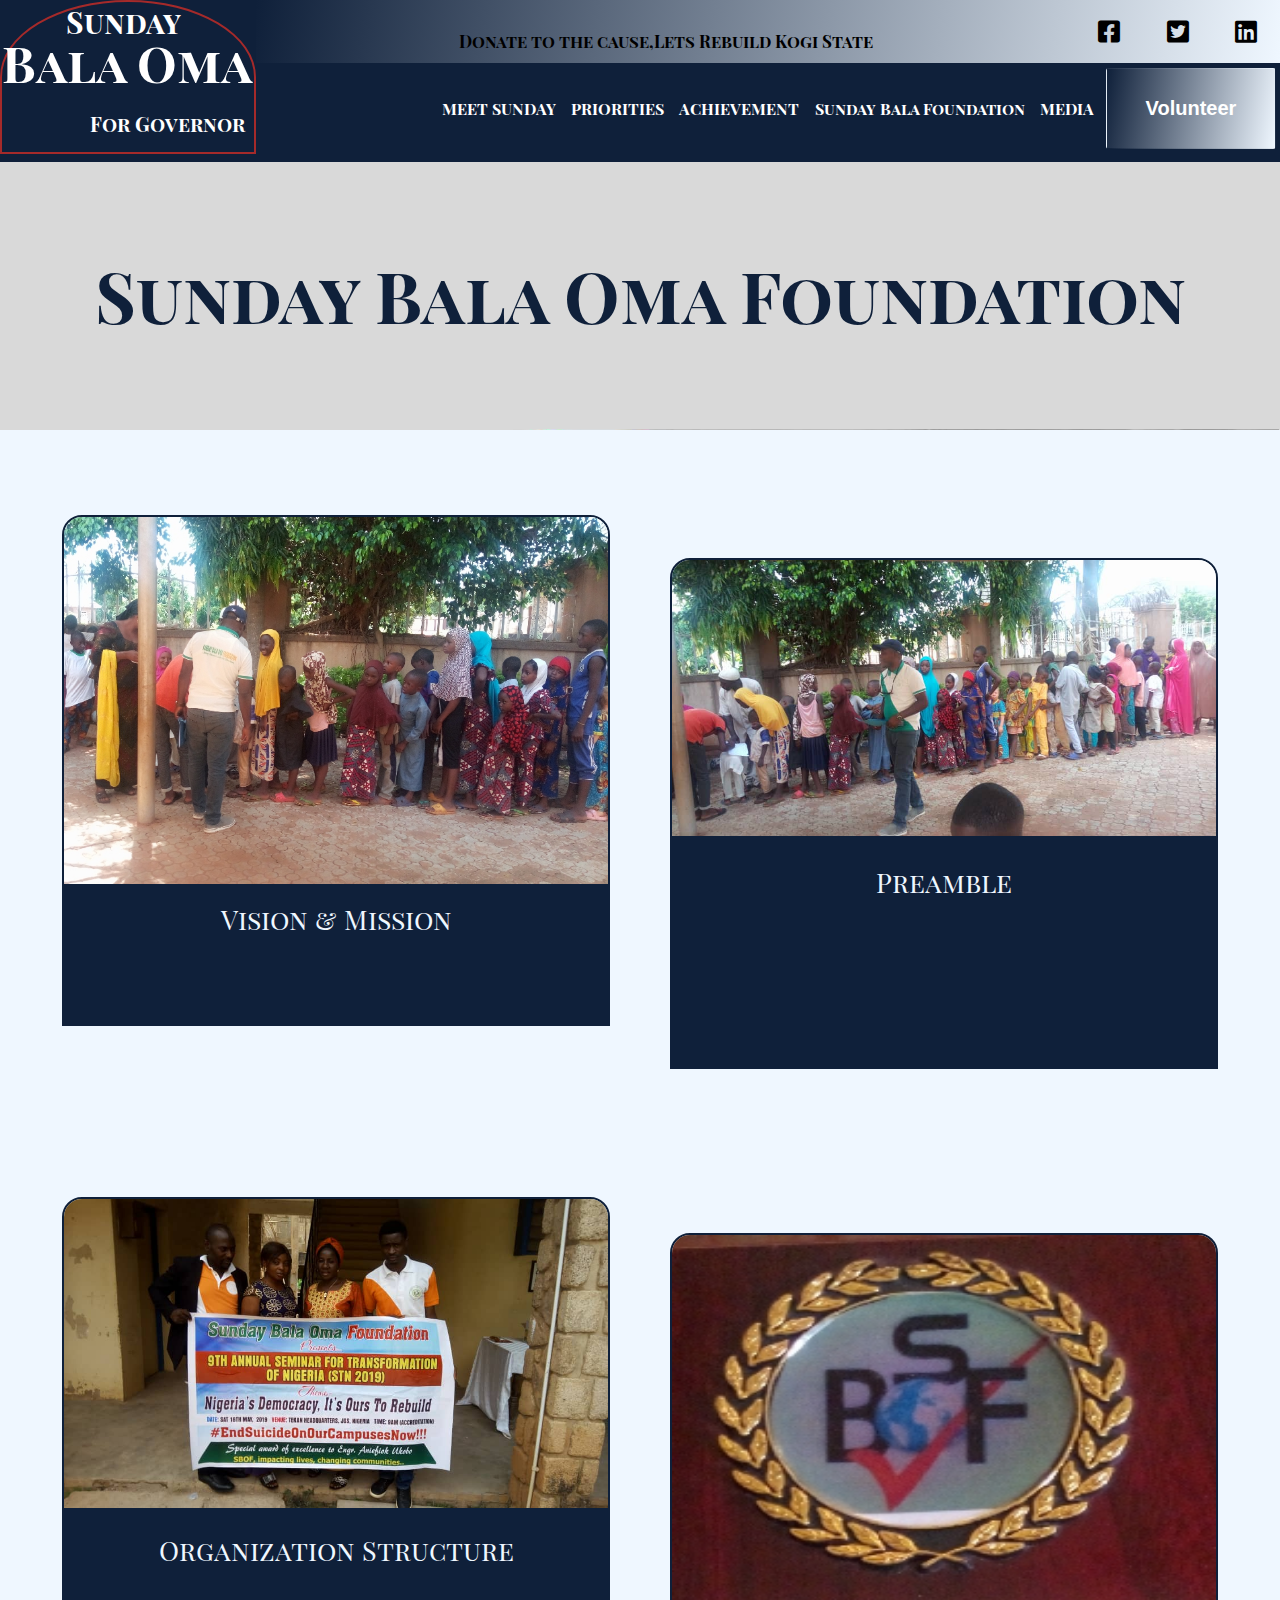
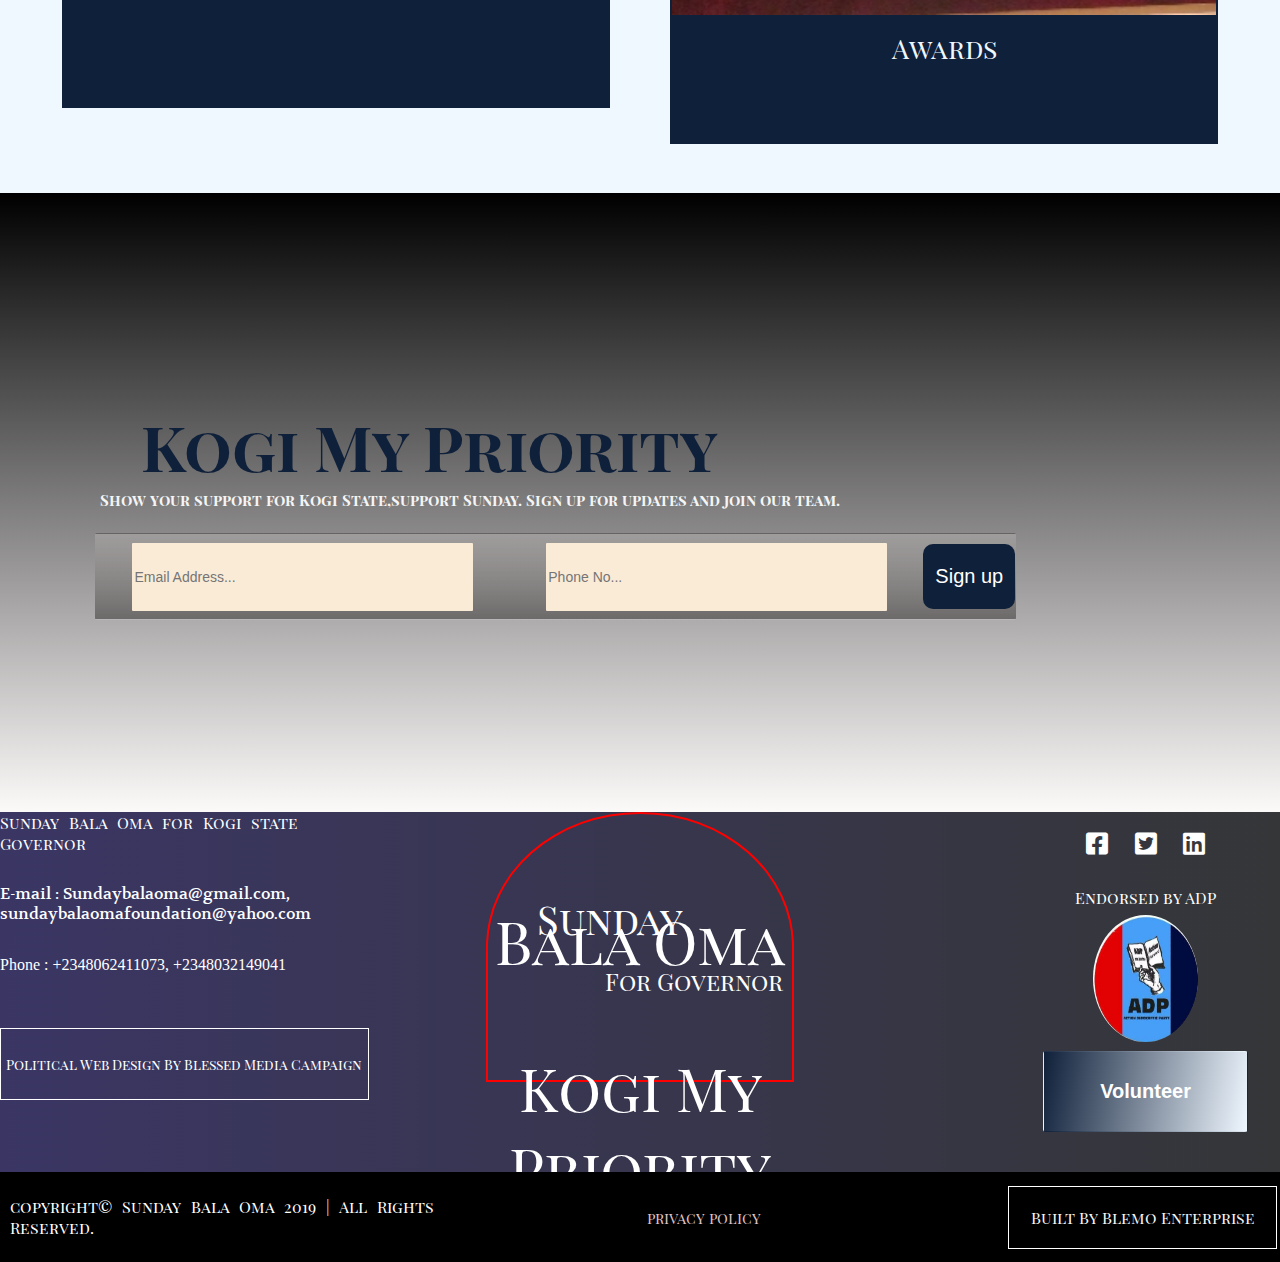
<file: Sunday_foundation.html>
<!DOCTYPE html>
    <head>
        <meta charset="utf-8">
        <meta http-equiv="X-UA-Compatible" content="IE=edge">
        <title>Sunday Bala Foundation</title>
        <meta name="viewport" content="width=device-width, initial-scale=1">
        <link rel="stylesheet" href="./Sunday_foundation.css">
        <link href="./fontawesome-free-5.10.0-web/css/all.css" rel="stylesheet" >
        <link href="https://fonts.googleapis.com/css?family=ABeeZee|DM+Sans|DM+Serif+Display|Philosopher|Playfair+Display+SC|Volkhov|Vollkorn&display=swap" rel="stylesheet">        <!-- <link rel="stylesheet" href="path/to/bootstrap/css/bootstrap.min.css">
<link rel="stylesheet" href="path/to/font-awesome/css/font-awesome.min.css"> -->
        
    </head>
    <body>
        <!-- this is the container.It houses everything on this index page -->
        <div class="container">

            <!-- this is the header section -->
            <div class="Header">
            
                <!-- this is the Left section of the Header -->
                <div class="LeftSection">
                   <div class="logoSectionForLeftSection">
                       <div class="upperSectionOfTheLogoSection">
                            <p>Sunday</p>
                       </div>

                       <div class="middleSectionOfTheLogoSection">
                            <p>Bala Oma</p>
                          
                       </div>

                       <div class="bottomSectionOfTheLogoSection">
                            <p>For Governor</p>
                           
                        </div>

                   </div>
                </div>

                 <!-- this is the RightSection of the Header -->
                <div class="RightSection">

                    <div class="topHeader">
                        <div class="topHeaderContainer">

                            <div class="topHeaderContainerText">
                                <label>Donate to the cause,Lets Rebuild Kogi State </label>
                            </div> 
                            <div class="topHeaderContainerIcons">
                                <a target="blank" href="https://web.facebook.com/Sunday-Bala-Oma-Support-Group-2019_KogiGovernorship-178449202934404/?_rdc=1&_rdr"><i class="fab fa-facebook-square"></i></a>
                               
                                <a target="blank" href="https://twitter.com/sundaybalaoma?lang=en"><i class="fab fa-twitter-square"></i></a>
                                <a target="blank" href="https://ng.linkedin.com/in/bala-sunday-27197979"><i class="fab fa-linkedin"></i></a>
                            </div>
                        </div>
                    </div>
                    <div class="sideMenuNav">
                            <ul>

                                    <li><a href="./index.html">MEET SUNDAY</a></li>
                                    <li><a href="./Priorities.html">PRIORITIES</a></li>
                                    <li><a href="./Achievement.html">ACHIEVEMENT</a></li>
                                    <li><a href="./Sunday_foundation.html">Sunday Bala Foundation</a></li>
                                    <li><a href="./Media.html">MEDIA</a></li>
                                    <li><a href="./Volunteer.html">Volunteer</a></li>     
                                </ul>    
                    </div>

                <div class="bottomHeader">
                    <div class="rightSectionOfBottomHeader">
                            <div class="sidemenu">
                                    <div class="one"></div>
                                    <div class="two"></div>
                                    <div class="three"></div>
                                </div>
                    </div>
                    <div class="middleSectionOfBottomHeader">
                        <li><a href="./index.html">MEET SUNDAY</a></li>
                        <li><a href="./Priorities.html">PRIORITIES</a></li>
                        <li><a href="./Achievement.html">ACHIEVEMENT</a></li>
                        <li><a href="#">Sunday Bala Foundation</a></li>
                        <li><a href="./Media.html">MEDIA</a></li>
                    </div>
                    <div class="leftSectionOfBottomHeader">
                        <button class="kate"><a href="./Volunteer.html"><div class="containerForButton">Volunteer<i class="fas fa-arrow-circle-right"></i></div></a></button>                    </div>
                </div>
                </div>
            </div>
    
            <!-- this is the MiddleSection -->
            <div class="Middle">

                <!-- this container houses everythig in the Middle section  which is divided into three parts-->
                <div class="MiddleSectionContainer">

                    <!-- this is the first section of the Middle section -->
                    <div class="firstSectionOfMiddleSection">
                        <div class="HeaderForFirstSectionOfMiddleSection">
                            <h1>Sunday Bala Oma Foundation</h1>
                        </div>


                        <div class="secondSectionForFirstSectionOfMiddleSection">


                            <div class="formForSecondSectionForFirstSectionOfMiddleSection">

                            </div>

                            <div class="imageForSecondSectionForFirstSectionOfMiddleSection">
                                
                            </div>
                        </div>

                    </div>



                    <!-- this is the second section of the middle section -->
                    <div class="secondSectionOfMiddleSection">
                        <div class="secondSectionOfMiddleSection1">


                            <div class="top">
                                <img src="./foundation4.jpg" alt="" height="100%" width="100%">
                            </div>
                            <div class="bottom">
                                <p class="header">Vision & Mission</p>
                                <p class="text er">
 To ensure by 2050, 80% of Nigerian communities have access to the five fundamental needs of man. Amongst which are good infrastructure, portable water, constant power, quality education and sound healthcare delivery system.
<br><br>
 &<br><br>

  
 To advocate for good governance, train, empower young entrepreneurs and engage in community development services.    
                                </p>
                            </div>
                        </div>
                        <div class="secondSectionOfMiddleSection1 ser">
                            
                            <div class="top">
                                <img src="./foundation3.jpg" alt="" height="100%" width="100%">
                            </div>
                            <div class="bottom">
                                <p class="header">Preamble</p>
                                <p class="text">
                                     
Sunday Bala Oma Foundation is a Non Profit organization, registered with Corporate Affairs Commission Headquarters, on the 15th of November 2013, with registration number CAC/IT/NO 65486. The organization is saddled with the responsibility of advocating for good governance and qualitative education in Nigeria.<br>

In the last five years, the organization has impacted more than 24,000 Nigerians across 7 states of the Federation. These states are Kogi, Bauchi, Benue, Plateau, Bayelsa, Nasarawa and the Federal Capital Territory, Abuja. The organization is involved in activities such as organizing annual Seminars, Workshops, Secondary school Essay competitions, visit to orphanage homes, provision of technical support for Internally displaced persons camps, award of excellence to deserving nationalists, annual summer entrepreneurship programmes, just to mention a few.

                                </p>
                            </div>
                        </div>
                    </div>

                    <div class="secondSectionOfMiddleSection">
                            <div class="secondSectionOfMiddleSection1">
                                
                            <div class="top">
                                <img src="./foundation1.jpg" alt="" height="100%" width="100%">
                            </div>
                            <div class="bottom">
                                <p class="header">Organization Structure</p>
                                <p class="text">
                                    _ 
 *Grand patron*<br><br>
Lt. Gen Joshua Dogonyaro (CFR) is the Grand Patron of our organization. He is a world class and astute elder’s statesman, whose influence across the world is not in doubt. He was one time the Chief of Defence Staff, Nigerian Arm Forces. 

<br><br> *Patron & Matron* <br><br>
The patron is Engr. Aniefiok Ukobo, an engineer of high repute and a member of COREN. The Matron is Mrs. Victoria Lot. She is a mother and a friend of the organization, whose immense counsel is innumerable. 

<br><br> *Registered Trustees* <br><br>
 _Chairman_ : Prof. Simon Yiltok. He is currently the Dean, Faculty of Medical Sciences, University of Jos, Nigeria.<br>
 _Secretary_ : Assoc. Prof Stephen Anzaku. He is the Dean of Medical School, Bingham University, Abuja, Nigeria.<br>
 _Member_ : Grace Okekwu. She is an accountant of high repute and also a beneficiary of TY Danjuma Foundation Grants.<br>
 _Member_ : Hon. Chikak Peter. He is a senior fellow and a retiree from the West African Examination Council, Nigeria.<br><br>

 *Staff* <br><br>
Bala Sunday – Founder<br>
Benaiah Usman – Executive Secretary<br>
Emmanuel Daniel – Director of Admin<br>
Grace Sati – Office Secretary<br>
 Elijah Joshua – Field personnel<br>
Fred Chima – Head, IT and Media Department<br>
Aisha Ahiaba – Director of mobilization<br>
Samuel Ibrahim – Head of logistics<br>
Steve Anve – Director of Schools and organizations<br>
Ali Bala John – Director of socials <br>
                     </p>
                            </div>
                            </div>
                            <div class="secondSectionOfMiddleSection1 set">
                                
                            <div class="top">
                                <img src="./award.jpg" alt="" height="100%" width="100%">
                            </div>
                            <div class="bottom">
                                <p class="header">Awards</p>
                                <p class="text">
                                    <br>
                                    *Our award recipients* <br><br>
                                   The annual award of excellence is reserved for those contributing selflessly to the development of Nigeria, in their various fields of endeavours. These are;<br>
                                   Lt Gen Joshua Dogonyaro (CFR) – 2014<br>
                                   Gen. Sen John Shagaya (OFR) 	- 2014<br>
                                   Prof Simon Yiltok			-  2015<br>
                                   Hon. Dukas Shidams		- 2015<br>
                                   Assoc Prof Stephen Anzaku	- 2016<br>
                                   Assoc Prof David Jankam - 2017<br>
                                   Chief Richard Wayas - 2017<br>
                                   Elder Clement Onah - 2018<br>
                                   Hon. Mrs. Victoria Lot		- 2018<br>
                                   Engr. Aniefiok Ukobo	- 2019 <br>
                                   <br><br>
                                    *Partners* :<br> The following organizations have partnered with us in the last 5 years.<br><br>
                                       Teach a Man to Fish, United Kingdom.<br>
                                       LEAP Africa.<br>
                                       Youth Action Net, Maryland USA.<br>
                                       World Economic Forum.<br>
                                       United States Embassy, Abuja.<br>
                                       Abuja Global Shapers, FCT, Nigeria.<br>
                                       Plateau State Government.<br>
                                       Government of Kogi State.<br><br>
                                   
                                    *Core focus areas* <br><br>
                                       Training<br>
                                       Community development<br>
                                       Education<br>
                                       Governance <br>
                                       Value re-orientation<br><br>
                                   
                                    *Yearly activities and its impact* <br><br>
                                       Annual seminars<br>
                                       Secondary school essay competitions<br>
                                       Book reviews<br>
                                       Award of excellence<br>
                                       Charity<br>
                                       Media advocacies<br>
                                       ICT and other trainings/empowerments<br>
                                       Paper presentations<br>
                                       Retreats<br>
                                       Conferences.<br><br>
                                   In all 24, 230 Nigerians have benefited directly from our yearly activities in the last 5 years. While 2,589 have been given start-ups and grants to start or grow their existing businesses.<br><br>
                                   
                                    *Awards/honors* <br><br>
                                       Fellow, Institute of Management Consultants Worldwide. 2018<br>
                                       Certified Management Consultant.			        2018 <br>
                                       Fellow, International Youth Foundation, Maryland USA 2016.<br>
                                       Fellow, LEAP Africa     					2016.<br>
                                       Award of Excellence – COJOSA Plateau Chapter       2015.<br>
                                       National NYSC/MDGs Award 				2012<br>
                                       Bayelsa State NYSC Award 				2011. <br>
                                </p>
                            </div>
                            </div>
                        </div>

                    <!-- this is the third section of the middle section -->
                    <div class="thirdSectionOfMiddleSection">

                        <div class="fifthSectionOfMiddleSection">

                            <div class="InputForFirstSectionOfMiddleSection">

                                    <div class="firstTextForInputForFirstSectionOfMiddleSection">
                                        <p>Kogi My Priority</p>
                                    </div>
    
    
                                    <div class="secondTextForInputForFirstSectionOfMiddleSection">
                                        <p>Show your support for Kogi State,support Sunday. Sign up for updates and join our team.</p>
                                    </div>
    
    
                                    <div class="signUpSectionForInputForFirstSectionOfMiddleSection">
                                        <input type="text" placeholder="Email Address...">
                                        <input type="tel" placeholder="Phone No...">
                                        <button>Sign up</button>
                                    </div>
    
                                </div>
                    </div>

                    </div>

                </div>
            </div>
    
            <!-- this is the FooterSection -->
            <div class="Footer">
                <div class="footerContainer">
                     <div class="firstSectionOfFooter">
 
                         <div class="leftSectionForFirstSectionOfFooter">
                            <div class="firstSectionOfleftSectionForFirstSectionOfFooter">
                                <p>Sunday Bala Oma for Kogi state Governor</p>
                            </div>
 
                             <div class="secondSectionOfleftSectionForFirstSectionOfFooter">
                                <label>E-mail : Sundaybalaoma@gmail.com, sundaybalaomafoundation@yahoo.com</label>
                             </div>
 
                             <div class="thirdSectionOfleftSectionForFirstSectionOfFooter">
                                 <label>Phone : +2348062411073, +2348032149041</label>
                             </div>  
                             
                             <div class="forthSectionOfleftSectionForFirstSectionOfFooter">
                                
                             </div> 
                             
                             
                             <div class="fifthSectionOfleftSectionForFirstSectionOfFooter">
                                 <div class="containerForFifthSectionOfleftSectionForFirstSectionOfFooter">
                                     <p>Political Web Design By Blessed Media Campaign</p>
                                 </div>
                             </div> 
 
                             <div class="sixthSectionOfleftSectionForFirstSectionOfFooter">
                                 
                             </div>  
 
                         </div>
 
                         <div class="middleSectionForFirstSectionOfFooter">
 
                                 <div class="containerForLogoSection">
                                         <div class="logoSectionForFooter">
                                                 <div class="upperSectionOfTheLogoSectionFooter">
                                                         <p>Sunday</p>
                                                    </div>
                             
                                                    <div class="middleSectionOfTheLogoSectionFooter">
                                                         <p>Bala Oma</p>
                                                       
                                                    </div>
                             
                                                    <div class="bottomSectionOfTheLogoSectionFooter">
                                                         <p>For Governor</p>
                                                        
                                                     </div>
                                         </div>
                                 </div>
 
                                 <div class="textForMiddleSectionForFirstSectionOfFooter">
                                         <label>Kogi My Priority </label>
                                     </div> 
                         </div>
                         <div class="rightSectionForFirstSectionOfFooter">
 
                                 <div class="lastSectionOfrightSectionForFirstSectionOfFooter">
                                    
                                 </div>
 
                                 <div class="containerForRightSectionOfrightSectionForFirstSectionOfFooter">
                                         <div class="firstSectionOfrightSectionForFirstSectionOfFooter">
                                                 <div class="iconsForMiddleSectionForFirstSectionOfFooter">
                                                     <a target="blank" href="https://web.facebook.com/Sunday-Bala-Oma-Support-Group-2019_KogiGovernorship-178449202934404/?_rdc=1&_rdr"><i class="fab fa-facebook-square"></i></a>
                                
                                                     <a target="blank" href="https://twitter.com/sundaybalaoma?lang=en"><i class="fab fa-twitter-square"></i></a>
                                                     <a target="blank" href="https://ng.linkedin.com/in/bala-sunday-27197979"><i class="fab fa-linkedin"></i></a>
                                                     </div>
                                             </div>
             
                                             <div class="secondSectionOfrightSectionForFirstSectionOfFooter">
                                                <p> Endorsed by ADP</p> <img src="./adplogo.jpg" alt="dfg" width="50%" height="80%">
                                             </div>
             
                                             <div class="thirdSectionOfrightSectionForFirstSectionOfFooter">
                                                 <button class="joke"><a href="./Volunteer.html"><div class="containerForButton">Volunteer<i class="fas fa-arrow-circle-right"></i></div></a></button>
                                             </div>
                                             
                                             <div class="forthSectionOfrightSectionForFirstSectionOfFooter">
             
                                             </div>
 
                                 </div>
                                 
                         </div>
                     </div>
     
                     <div class="secondSectionOfFooter">
                             <div class="leftSectionForSecondSectionOfFooter">               
                                   <footer>
                                       copyright&copy <span class="FooterName">Sunday Bala Oma 2019</span> | All Rights Reserved.
                                   </footer>  
                             </div>
         
                                 <div class="middleSectionForSecondSectionOfFooter">
                                     <footer>
                                         <a href="#">privacy policy</a>
                                     </footer>
                                 </div>
                                 <div class="rightSectionForSecondSectionOfFooter">
                                     <div class="containerForrightSectionForSecondSectionOfFooter">
                                         Built By Blemo Enterprise
                                     </div>
                                 </div>
                     </div>
 
 
                </div>
             </div>
         </div>
 

        <script src="./Sunday_foundation.js" ></script>
    </body>
</html>
</file>
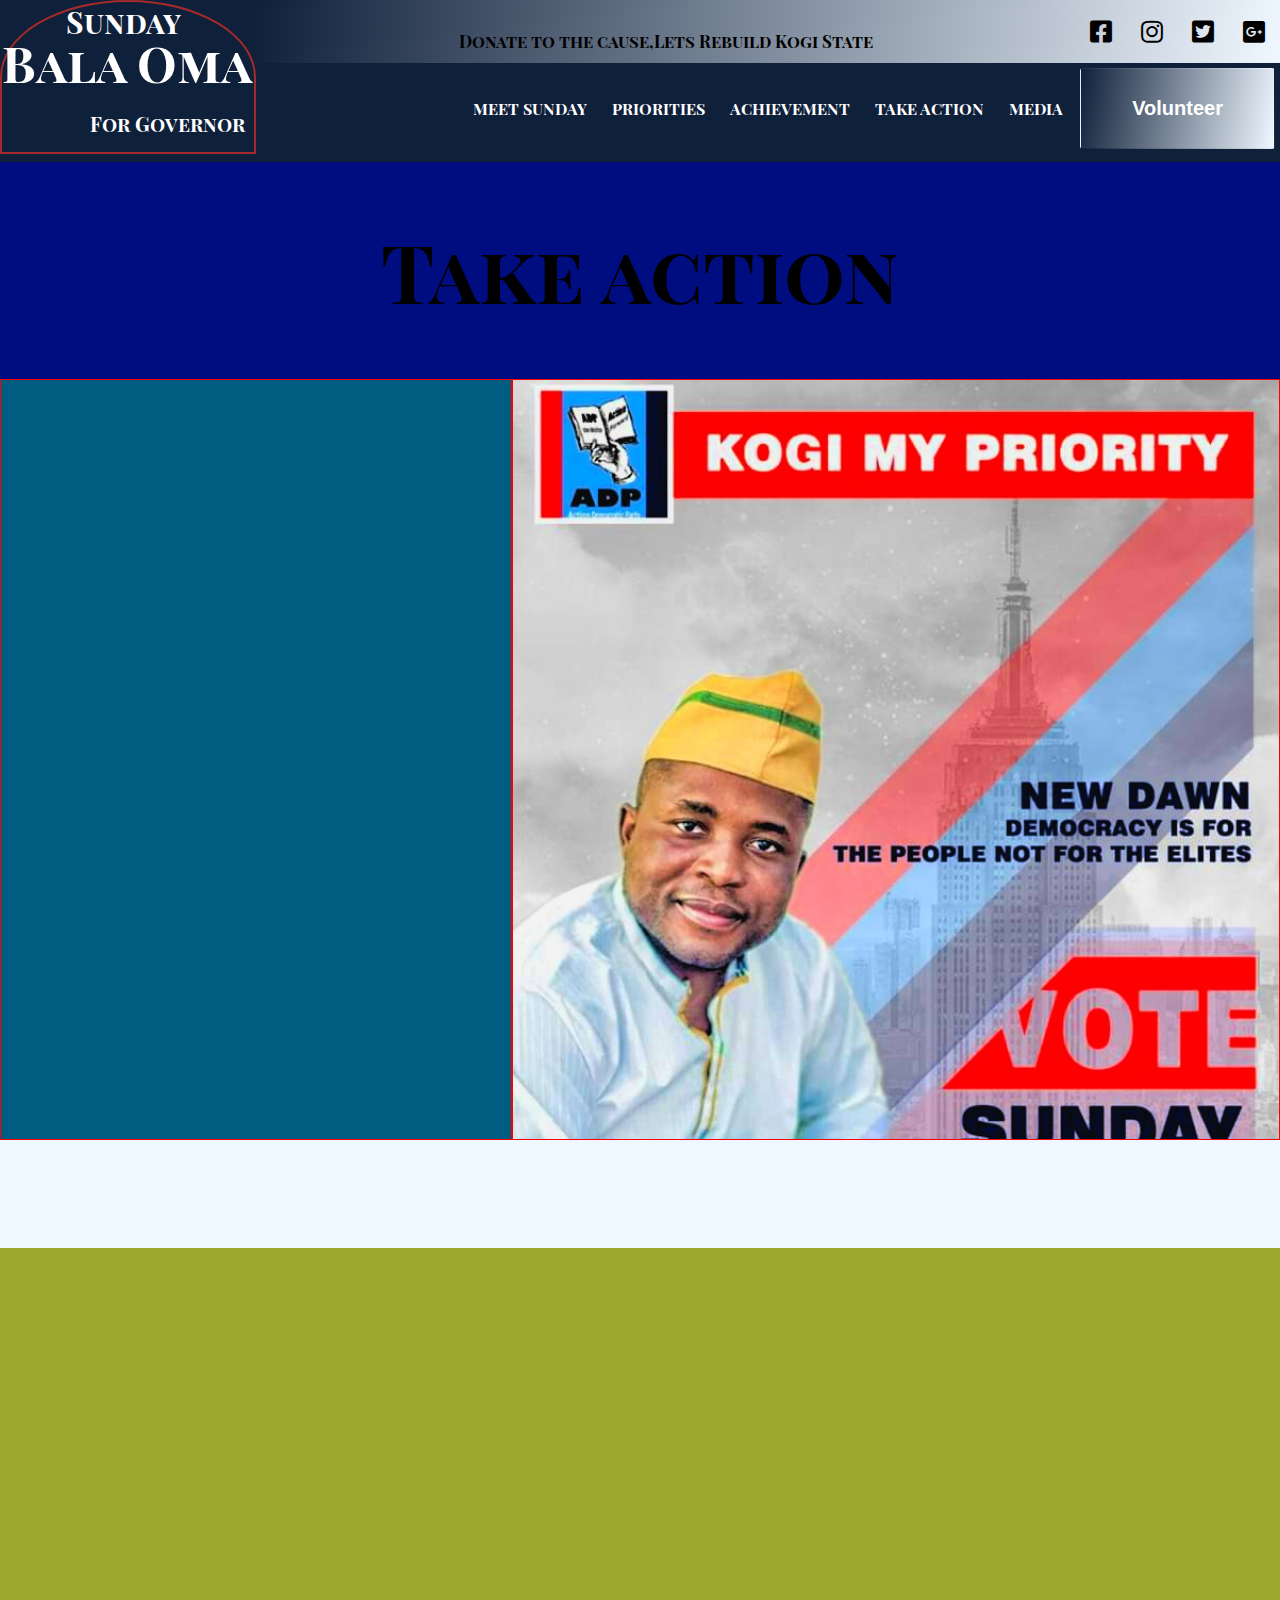
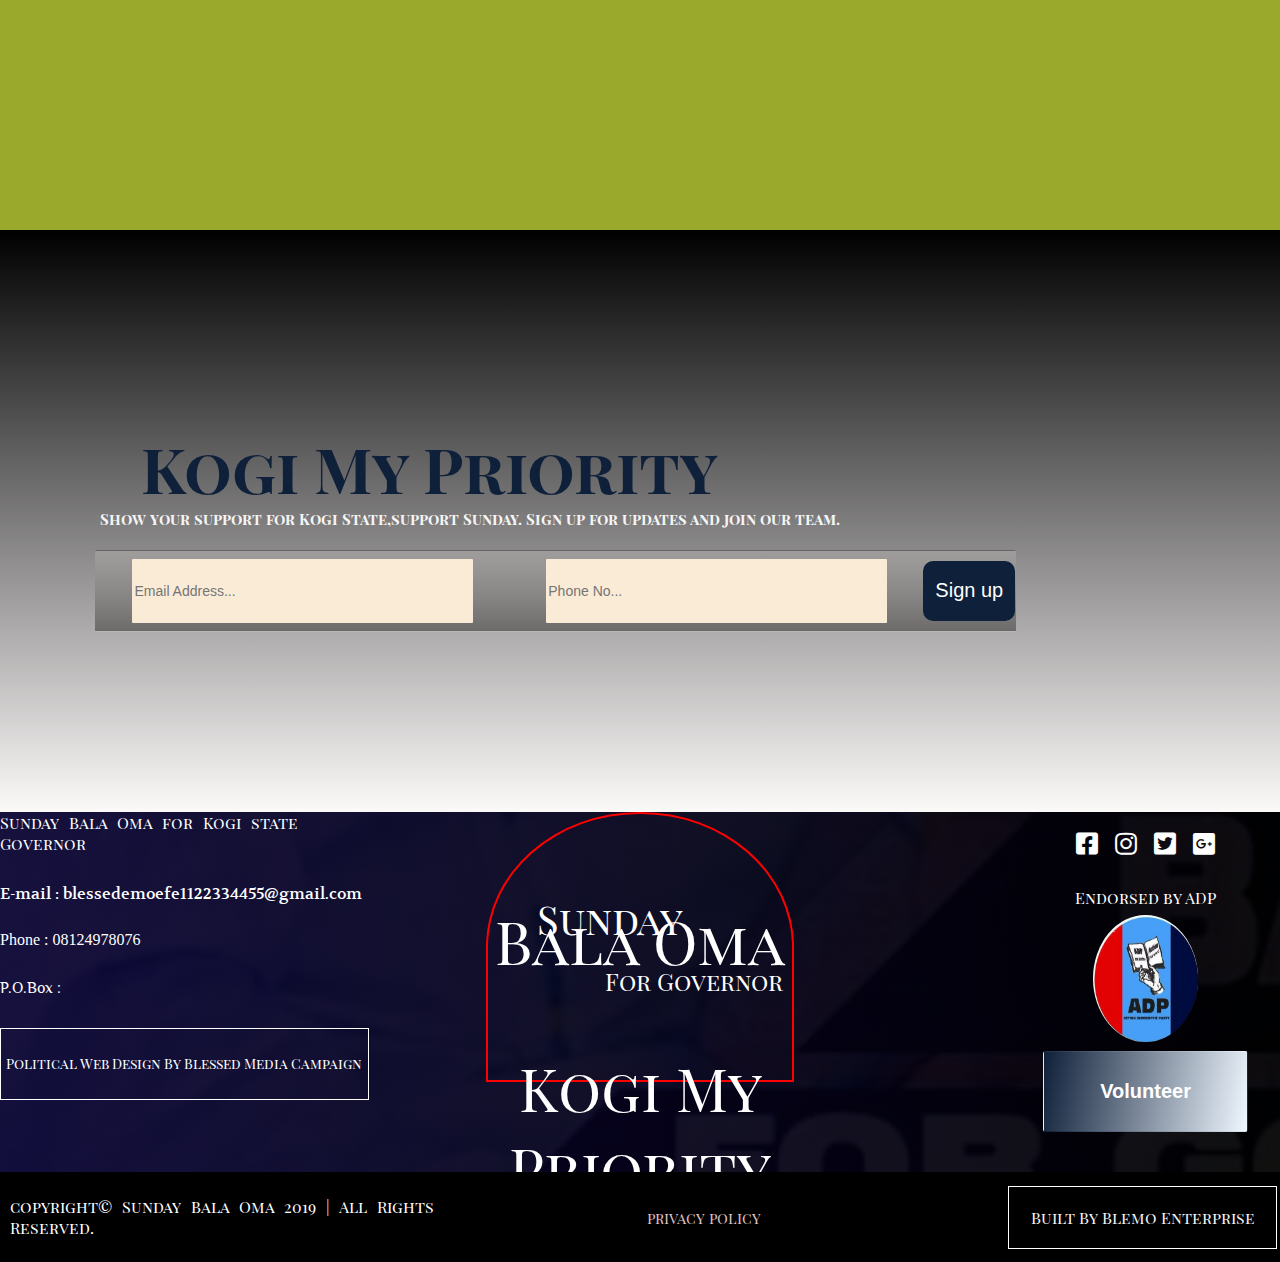
<file: Take_Action.html>
<!DOCTYPE html>
    <head>
        <meta charset="utf-8">
        <meta http-equiv="X-UA-Compatible" content="IE=edge">
        <title>Take_Action</title>
        <meta name="description" content="#">
        <meta name="viewport" content="width=device-width, initial-scale=1">
        <link rel="stylesheet" href="Take_Action.css">
        <link href="./fontawesome-free-5.10.0-web/css/all.css" rel="stylesheet" >
        <link href="https://fonts.googleapis.com/css?family=ABeeZee|DM+Sans|DM+Serif+Display|Philosopher|Playfair+Display+SC|Volkhov|Vollkorn&display=swap" rel="stylesheet">        <!-- <link rel="stylesheet" href="path/to/bootstrap/css/bootstrap.min.css">
<link rel="stylesheet" href="path/to/font-awesome/css/font-awesome.min.css"> -->
        
    </head>
    <body>
        <!-- this is the container.It houses everything on this index page -->
        <div class="container">

            <!-- this is the header section -->
            <div class="Header">
            
                <!-- this is the Left section of the Header -->
                <div class="LeftSection">
                   <div class="logoSectionForLeftSection">
                       <div class="upperSectionOfTheLogoSection">
                            <p>Sunday</p>
                       </div>

                       <div class="middleSectionOfTheLogoSection">
                            <p>Bala Oma</p>
                          
                       </div>

                       <div class="bottomSectionOfTheLogoSection">
                            <p>For Governor</p>
                           
                        </div>

                   </div>
                </div>

                 <!-- this is the RightSection of the Header -->
                <div class="RightSection">

                    <div class="topHeader">
                        <div class="topHeaderContainer">

                            <div class="topHeaderContainerText">
                                <label>Donate to the cause,Lets Rebuild Kogi State </label>
                            </div> 
                            <div class="topHeaderContainerIcons">
                                <a href="#"><i class="fab fa-facebook-square"></i></a>
                                <a href="#"><i class="fab fa-instagram"></i></a>
                                <a href="#"><i class="fab fa-twitter-square"></i></a>
                                <a href="#"><i class="fab fa-google-plus-square"></i></a>
                            </div>
                        </div>
                    </div>


                <div class="bottomHeader">
                    <div class="rightSectionOfBottomHeader">

                    </div>
                    <div class="middleSectionOfBottomHeader">
                        <li><a href="./index.html">MEET SUNDAY</a></li>
                        <li><a href="./Priorities.html">PRIORITIES</a></li>
                        <li><a href="./Achievement.html">ACHIEVEMENT</a></li>
                        <li><a href="#">TAKE ACTION</a></li>
                        <li><a href="./Media.html">MEDIA</a></li>
                    </div>
                    <div class="leftSectionOfBottomHeader">
                        <button><a href="./Volunteer.html"><div class="containerForButton">Volunteer<i class="fas fa-arrow-circle-right"></i></div></a></button>                    </div>
                </div>
                </div>
            </div>
    
            <!-- this is the MiddleSection -->
            <div class="Middle">

                <!-- this container houses everythig in the Middle section  which is divided into three parts-->
                <div class="MiddleSectionContainer">

                    <!-- this is the first section of the Middle section -->
                    <div class="firstSectionOfMiddleSection">
                        <div class="HeaderForFirstSectionOfMiddleSection">
                            <h1>Take action</h1>
                        </div>


                        <div class="secondSectionForFirstSectionOfMiddleSection">


                            <div class="formForSecondSectionForFirstSectionOfMiddleSection">

                            </div>

                            <div class="imageForSecondSectionForFirstSectionOfMiddleSection">
                                
                            </div>
                        </div>

                    </div>



                    <!-- this is the second section of the middle section -->
                    <div class="secondSectionOfMiddleSection">

                    </div>


                    <!-- this is the third section of the middle section -->
                    <div class="thirdSectionOfMiddleSection">



                        <div class="fifthSectionOfMiddleSection">

                            <div class="InputForFirstSectionOfMiddleSection">

                                    <div class="firstTextForInputForFirstSectionOfMiddleSection">
                                        <p>Kogi My Priority</p>
                                    </div>
    
    
                                    <div class="secondTextForInputForFirstSectionOfMiddleSection">
                                        <p>Show your support for Kogi State,support Sunday. Sign up for updates and join our team.</p>
                                    </div>
    
    
                                    <div class="signUpSectionForInputForFirstSectionOfMiddleSection">
                                        <input type="text" placeholder="Email Address...">
                                        <input type="tel" placeholder="Phone No...">
                                        <button>Sign up</button>
                                    </div>
    
    
    
                                </div>
                    </div>


                    
                    </div>

                </div>
            </div>
    
            <!-- this is the FooterSection -->
            <div class="Footer">
               <div class="footerContainer">
                    <div class="firstSectionOfFooter">

                        <div class="leftSectionForFirstSectionOfFooter">
                           <div class="firstSectionOfleftSectionForFirstSectionOfFooter">
                               <p>Sunday Bala Oma for Kogi state Governor</p>
                           </div>

                            <div class="secondSectionOfleftSectionForFirstSectionOfFooter">
                               <label>E-mail : blessedemoefe1122334455@gmail.com</label>
                            </div>

                            <div class="thirdSectionOfleftSectionForFirstSectionOfFooter">
                                <label>Phone : 08124978076</label>
                            </div>  
                            
                            <div class="forthSectionOfleftSectionForFirstSectionOfFooter">
                                <label for="">P.O.Box : </label>
                            </div> 
                            
                            
                            <div class="fifthSectionOfleftSectionForFirstSectionOfFooter">
                                <div class="containerForFifthSectionOfleftSectionForFirstSectionOfFooter">
                                    <p>Political Web Design By Blessed Media Campaign</p>
                                </div>
                            </div> 

                            <div class="sixthSectionOfleftSectionForFirstSectionOfFooter">
                                
                            </div>  

                        </div>

                        <div class="middleSectionForFirstSectionOfFooter">

                                <div class="containerForLogoSection">
                                        <div class="logoSectionForFooter">
                                                <div class="upperSectionOfTheLogoSectionFooter">
                                                        <p>Sunday</p>
                                                   </div>
                            
                                                   <div class="middleSectionOfTheLogoSectionFooter">
                                                        <p>Bala Oma</p>
                                                      
                                                   </div>
                            
                                                   <div class="bottomSectionOfTheLogoSectionFooter">
                                                        <p>For Governor</p>
                                                       
                                                    </div>
                                        </div>
                                </div>

                                <div class="textForMiddleSectionForFirstSectionOfFooter">
                                        <label>Kogi My Priority </label>
                                    </div> 
                        </div>
                        <div class="rightSectionForFirstSectionOfFooter">

                                <div class="lastSectionOfrightSectionForFirstSectionOfFooter">
                                   
                                </div>

                                <div class="containerForRightSectionOfrightSectionForFirstSectionOfFooter">
                                        <div class="firstSectionOfrightSectionForFirstSectionOfFooter">
                                                <div class="iconsForMiddleSectionForFirstSectionOfFooter">
                                                        <a href="#"><i class="fab fa-facebook-square"></i></a>
                                                        <a href="#"><i class="fab fa-instagram"></i></a>
                                                        <a href="#"><i class="fab fa-twitter-square"></i></a>
                                                        <a href="#"><i class="fab fa-google-plus-square"></i></a>
                                                    </div>
                                            </div>
            
                                            <div class="secondSectionOfrightSectionForFirstSectionOfFooter">
                                               <p> Endorsed by ADP</p> <img src="./adplogo.jpg" alt="dfg" width="50%" height="80%">
                                            </div>
            
                                            <div class="thirdSectionOfrightSectionForFirstSectionOfFooter">
                                                <button><a href="./Volunteer.html"><div class="containerForButton">Volunteer<i class="fas fa-arrow-circle-right"></i></div></a></button>
                                            </div>
                                            
                                            <div class="forthSectionOfrightSectionForFirstSectionOfFooter">
            
                                            </div>

                                </div>
                                
                                

                                


                                
                               
                        </div>
                    </div>
    
                    <div class="secondSectionOfFooter">
                            <div class="leftSectionForSecondSectionOfFooter">               
                                  <footer>
                                      copyright&copy <span class="FooterName">Sunday Bala Oma 2019</span> | All Rights Reserved.
                                  </footer>  
                            </div>
        
                                <div class="middleSectionForSecondSectionOfFooter">
                                    <footer>
                                        <a href="#">privacy policy</a>
                                    </footer>
                                </div>
                                <div class="rightSectionForSecondSectionOfFooter">
                                    <div class="containerForrightSectionForSecondSectionOfFooter">
                                        Built By Blemo Enterprise
                                    </div>
                                </div>
                    </div>


               </div>
            </div>
        </div>

        <script src="index.js" ></script>
    </body>
</html>
</file>
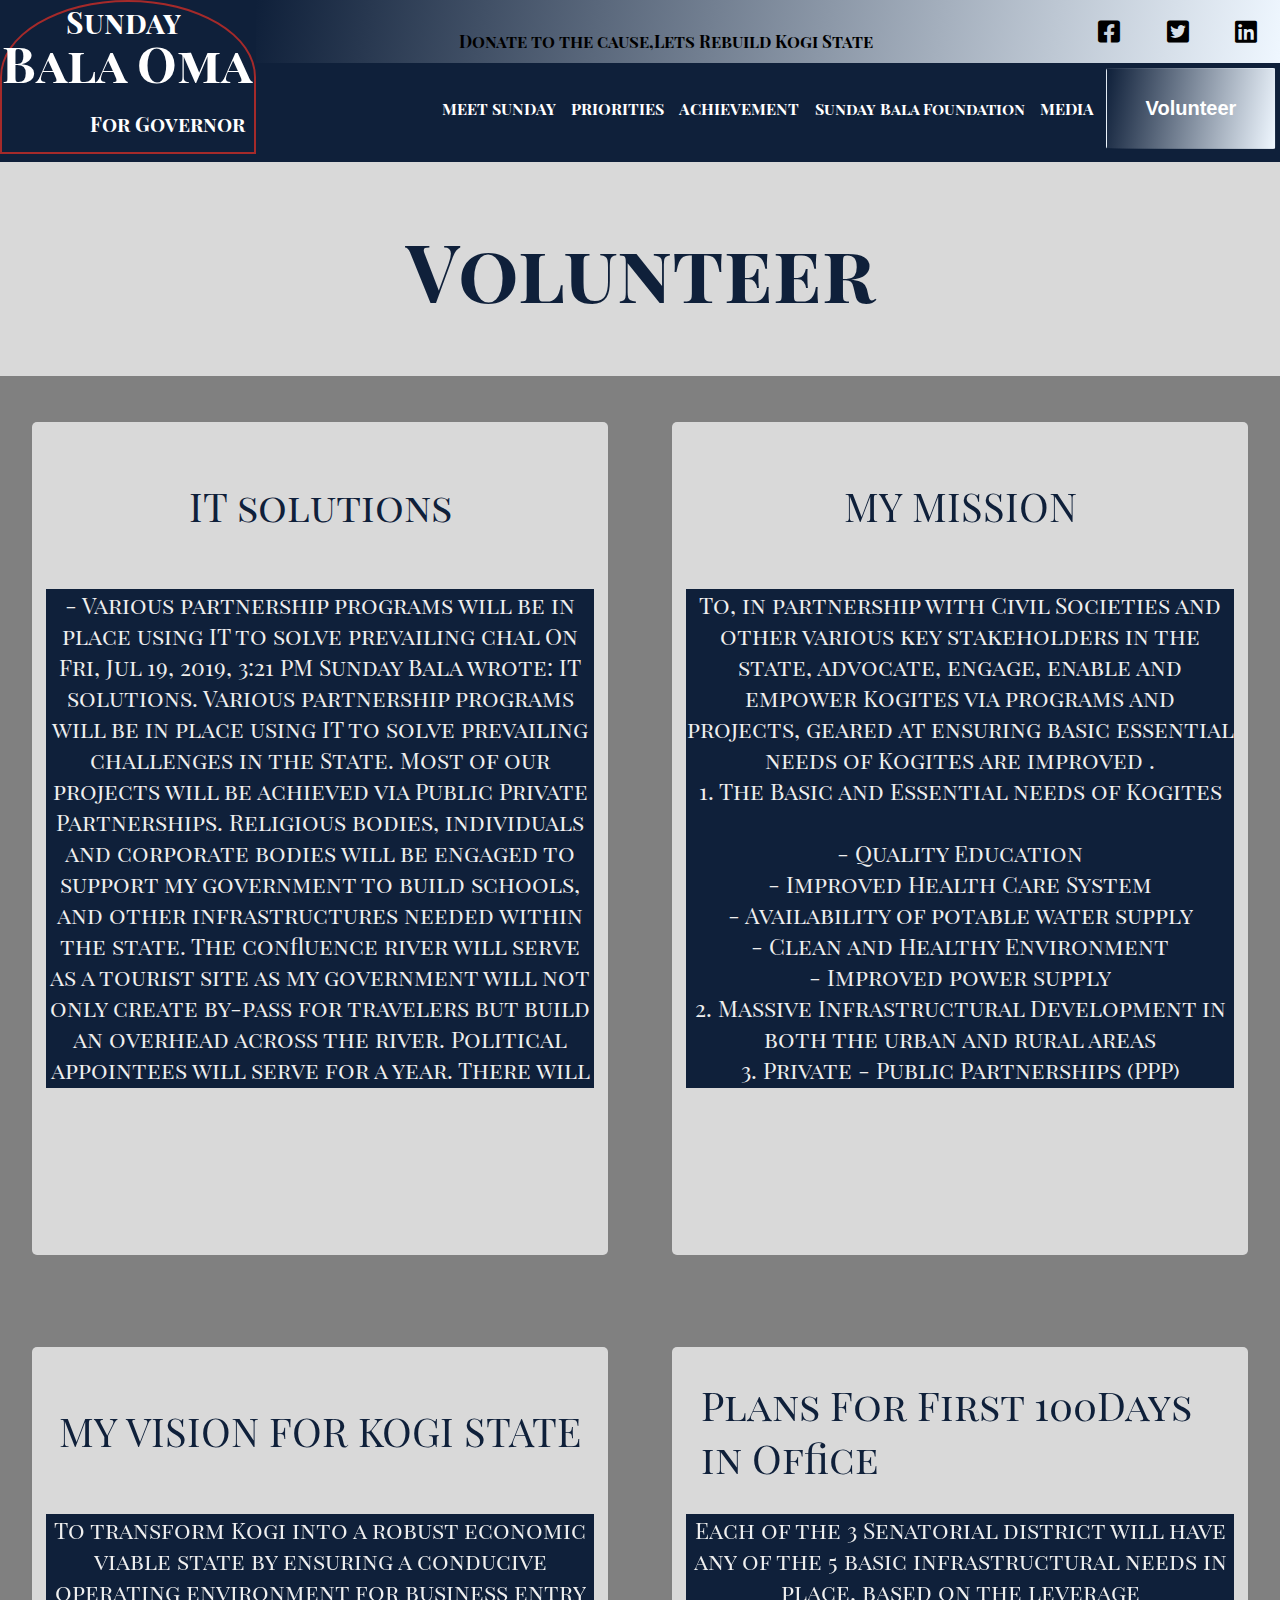
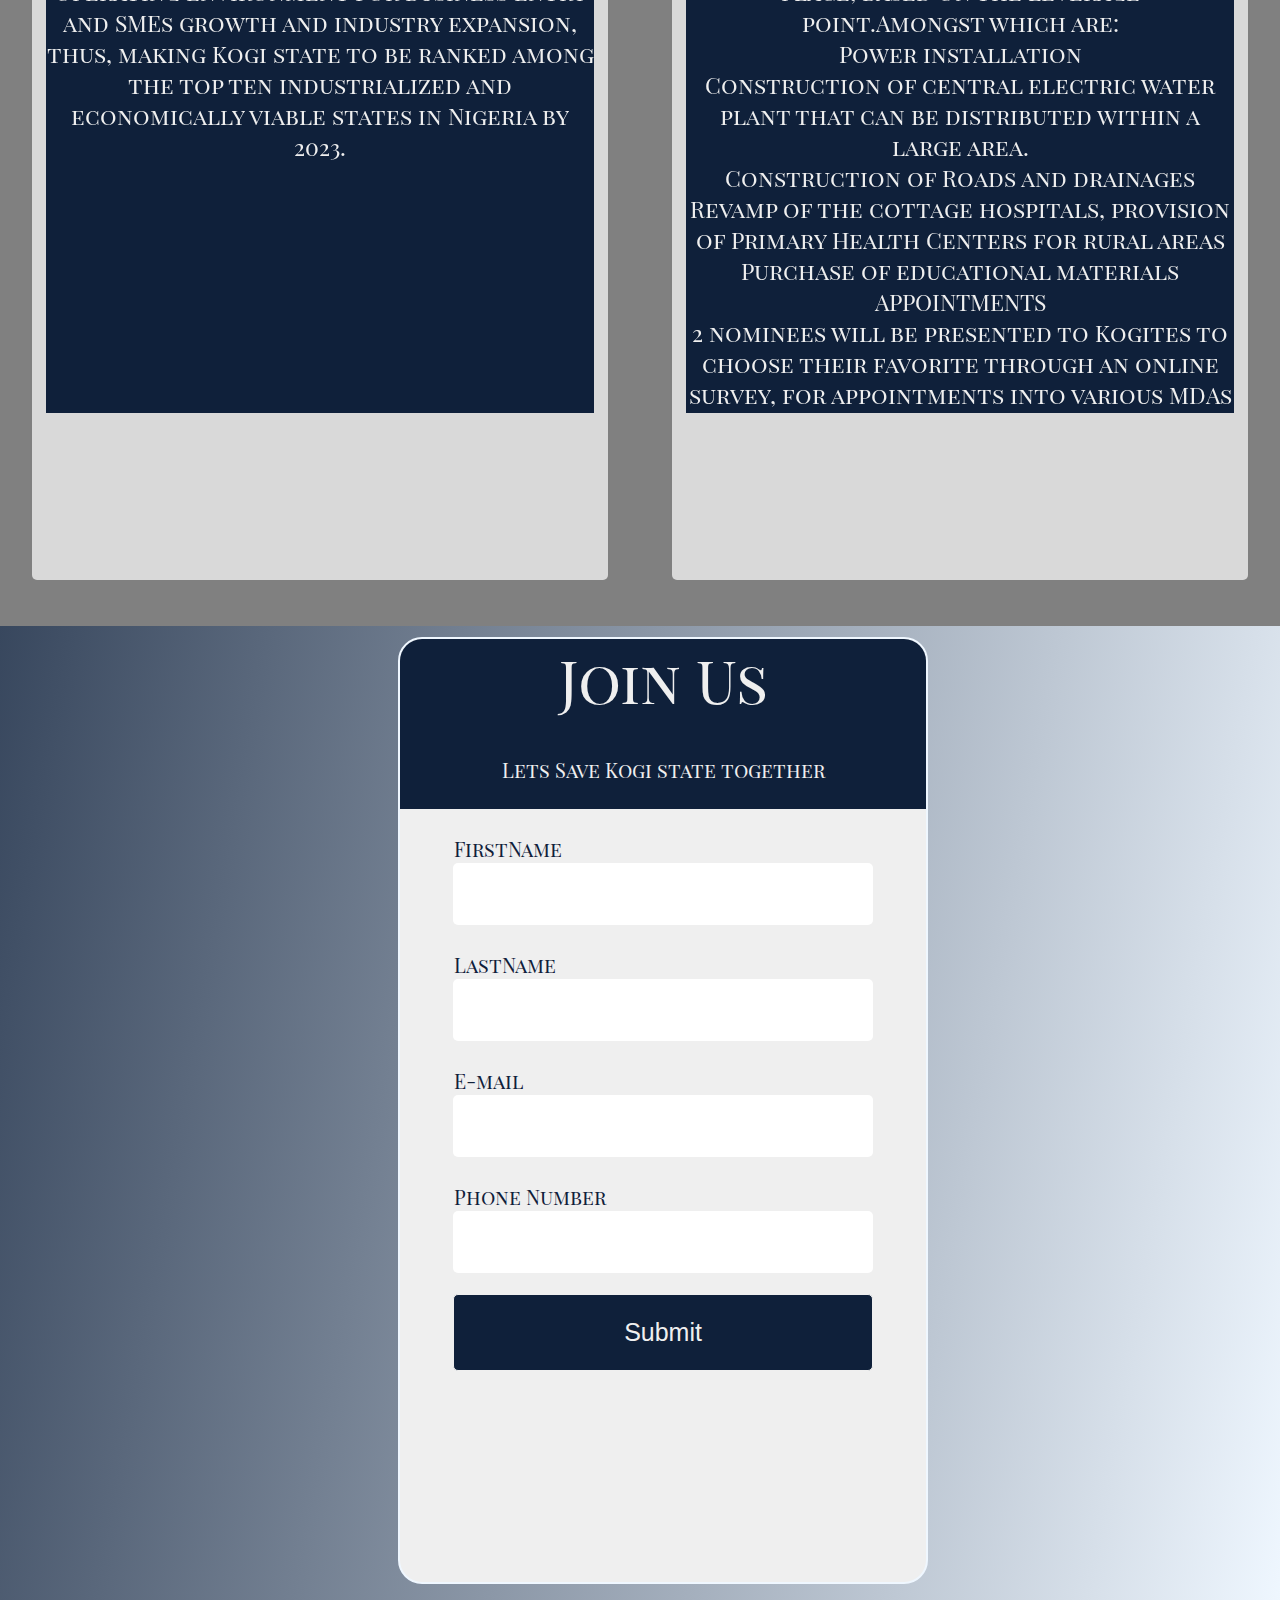
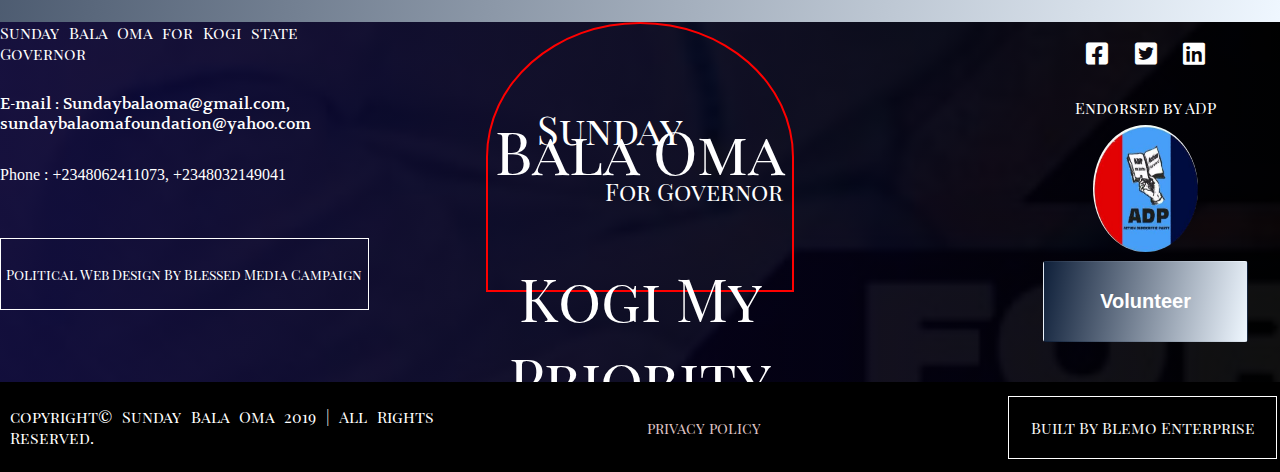
<file: Volunteer.html>
<!DOCTYPE html>
    <head>
        <meta charset="utf-8">
        <meta http-equiv="X-UA-Compatible" content="IE=edge">
        <title>Volunteer</title>
        <meta name="viewport" content="width=device-width, initial-scale=1">
        <link rel="stylesheet" href="./Volunteer.css">
        <link href="./fontawesome-free-5.10.0-web/css/all.css" rel="stylesheet" >
        <link href="https://fonts.googleapis.com/css?family=ABeeZee|DM+Sans|DM+Serif+Display|Philosopher|Playfair+Display+SC|Volkhov|Vollkorn&display=swap" rel="stylesheet">        <!-- <link rel="stylesheet" href="path/to/bootstrap/css/bootstrap.min.css">
<link rel="stylesheet" href="path/to/font-awesome/css/font-awesome.min.css"> -->
        
    </head>
    <body>
        <!-- this is the container.It houses everything on this index page -->
        <div class="container">

            <!-- this is the header section -->
            <div class="Header">
            
                <!-- this is the Left section of the Header -->
                <div class="LeftSection">
                   <div class="logoSectionForLeftSection">
                       <div class="upperSectionOfTheLogoSection">
                            <p>Sunday</p>
                       </div>

                       <div class="middleSectionOfTheLogoSection">
                            <p>Bala Oma</p>
                          
                       </div>

                       <div class="bottomSectionOfTheLogoSection">
                            <p>For Governor</p>
                           
                        </div>

                   </div>
                </div>

                 <!-- this is the RightSection of the Header -->
                <div class="RightSection">

                    <div class="topHeader">
                        <div class="topHeaderContainer">

                            <div class="topHeaderContainerText">
                                <label>Donate to the cause,Lets Rebuild Kogi State </label>
                            </div> 
                            <div class="topHeaderContainerIcons">
                                <a target="blank" href="https://web.facebook.com/Sunday-Bala-Oma-Support-Group-2019_KogiGovernorship-178449202934404/?_rdc=1&_rdr"><i class="fab fa-facebook-square"></i></a>
                               
                                <a target="blank" href="https://twitter.com/sundaybalaoma?lang=en"><i class="fab fa-twitter-square"></i></a>
                                <a target="blank" href="https://ng.linkedin.com/in/bala-sunday-27197979"><i class="fab fa-linkedin"></i></a>
                            </div>
                        </div>
                    </div>

                    <div class="sideMenuNav">
                            <ul>

                                    <li><a href="./index.html">MEET SUNDAY</a></li>
                                    <li><a href="./Priorities.html">PRIORITIES</a></li>
                                    <li><a href="./Achievement.html">ACHIEVEMENT</a></li>
                                    <li><a href="./Sunday_foundation.html">Sunday Bala Foundation</a></li>
                                    <li><a href="./Media.html">MEDIA</a></li>
                                    <li><a href="./Volunteer.html">Volunteer</a></li>     
                                </ul>     
                    </div>
                <div class="bottomHeader">
                    <div class="rightSectionOfBottomHeader">
                            <div class="sidemenu">
                                    <div class="one"></div>
                                    <div class="two"></div>
                                    <div class="three"></div>
                                </div>
                    </div>
                    <div class="middleSectionOfBottomHeader">
                        <li><a href="./index.html">MEET SUNDAY</a></li>
                        <li><a href="./Priorities.html">PRIORITIES</a></li>
                        <li><a href="./Achievement.html">ACHIEVEMENT</a></li>
                        <li><a href="./Sunday_foundation.html">Sunday Bala Foundation</a></li>
                        <li><a href="./Media.html">MEDIA</a></li>
                    </div>
                    <div class="leftSectionOfBottomHeader">
                        <button class="n"><a href="./Volunteer.html"><div class="containerForButton">Volunteer<i class="fas fa-arrow-circle-right"></i></div></a></button>                    </div>
                </div>
                </div>
            </div>
    
            <!-- this is the MiddleSection -->
            <div class="Middle">

                <!-- this container houses everythig in the Middle section  which is divided into three parts-->
                <div class="MiddleSectionContainer">

                    <!-- this is the first section of the Middle section -->
                    <div class="firstSectionOfMiddleSection">
                        <div class="HeaderForFirstSectionOfMiddleSection">
                            <h1>Volunteer</h1>
                        </div>


                        <div class="secondSectionForFirstSectionOfMiddleSection">


                            <div class="writeupSection">

                                <div class="box1">

                                    <div class="firstSectionOfBox1">
                                            <p>IT solutions</p>
                                    </div>

                                    <div class="secondSectionOfBox1">
                                            <p>- 

                                                    Various partnership programs will be in place using IT to solve prevailing chal
                                                    
                                                    On Fri, Jul 19, 2019, 3:21 PM Sunday Bala <sundaybalaoma@gmail.com> wrote:
                                                    IT solutions.
                                                    
                                                    Various partnership programs will be in place using IT to solve prevailing challenges in the State.
                                                    Most of our projects will be achieved via Public Private Partnerships. 
                                                    Religious bodies, individuals and corporate bodies will be engaged to support my government to build schools, and other infrastructures needed within the state.
                                                    
                                                    The confluence river will serve as a tourist site as my government will not only create by-pass for travelers but build an overhead across the river. 
                                                    
                                                    Political appointees will serve for a year. There will be midterm surveys to be filled by all Kogites and this will determine the renewability of tenures of appointees beyond one year.
                                                    
                                                    Good roads and distribution network for market women and farmers.
                                                    
                                                    Cottage industries to help process farmer’s produce to help add value will be in the pipeline.
                                                    
                                                    One mini stadium in each of the 3 Senatorial Districts and a mega stadium in the State Capital will be built through Public Private Partnership.
                                                    
                                                    Kogi My Priority Annual Sports Festival and Carnival will be introduced.
                                                    
                                                    Commencement of Housing estates for civil servants.
                                                    
                                                    Short, medium and long term plans for impact assessment will be a continuous process. </p>
                                    </div>

                                    <div class="thirdSectionOfBox1">
                                            <!-- <button class="readMore">Read More</button> -->

                                       
                                    </div>
                                </div>
                            
                                <div class="box2">
                                    
                                    <div class="firstSectionOfBox2">
                                        <p>MY VISION FOR KOGI STATE</p>
                                        </div>
    
                                        <div class="secondSectionOfBox2">
                                                <p>
                                                        To transform Kogi into a robust economic viable state by ensuring a conducive operating environment for business entry and SMEs growth and industry expansion, thus, making Kogi state to be ranked among the top ten industrialized and economically viable states in Nigeria by 2023. </p>
                                        </div>
    
                                        <div class="thirdSectionOfBox2">

                                            <!-- <button class="readMore">Read More</button> -->

                                            
                                        </div>
                                </div>
                                

                                <div class="box3">
                                    
                                        <div class="firstSectionOfBox3">
                
                                                    <p>MY MISSION</p>
                                        </div>
    
                                        <div class="secondSectionOfBox3">
                                                <p>
                                                        To, in partnership with Civil Societies and other various key stakeholders in the state, advocate, engage, enable and empower Kogites via programs and projects, geared at ensuring basic essential needs of Kogites are improved .
                                                        
                                                        
                                                        <br> 1. The Basic and Essential needs of Kogites <br><br>
                                                        
                                                             - Quality Education<br>
                                                        
                                                             - Improved Health Care System<br>
                                                        
                                                             - Availability of potable water supply<br>
                                                        
                                                             - Clean and Healthy Environment<br>
                                                        
                                                             - Improved power supply<br>
                                                         
                                                        2. Massive Infrastructural Development in both the urban and rural areas<br>
                                                        
                                                        
                                                        3. Private - Public Partnerships (PPP) Initiatives by creating opportunities and platforms to bring the government and people/investors together for the economic prosperity of Kogi.<br>
                                                        
                                                        Thus, create job opportunities in the state.<br>
                                                        
                                                        
                                                        4. Tackle Security challenges in the state, thus, providing a safe and sustainable community for all Kogites.<br>
                                                        
                                                        
                                                        5. Develop Agricultural Opportunities by Improving on Existing Farming Infrastructures and Network by:<br>
                                                        
                                                          - Provision of Arable lands for agricultural expansion<br>
                                                        
                                                          - Availability of fertilizers for farmers<br>
                                                        
                                                          - Create Crowd - funding Opportunities for Agric Investors and Farmers<br>
                                                        
                                                          - Provision of Storage Silos and Houses when crops are season to ensure farming season is extended<br>
                                                        
                                                          -  Explore Exportation of Cash Crops such as Oil Palm, Cashew, Cassava and the others<br>
                                                        
                                                        
                                                        6. Increase Kogi state local market share</p>
                                        </div>
    
                                        <div class="thirdSectionOfBox3">
                                            
                                                <!-- <button class="readMore">Read More</button> -->

                                        </div>
                                        
                                </div>
                                

                                <div class="box4">
                            
                                        <div class="firstSectionOfBox4">
                                            <p>Plans For First 100Days in Office</p>
                                        </div>
    
                                        <div class="secondSectionOfBox4">
                                                <p>
                                                        <p>Each of the 3 Senatorial district will have any of the 5 basic infrastructural needs in place, based on the leverage point.Amongst which are: </p>
                                                        
                                                        <p>Power installation</p>
                                                        <ul>
                                                                <li>Construction of central electric water plant that can be distributed within a large area.</li>
                                                                <li>Construction of Roads and drainages</li>
                                                              <li>  Revamp of the cottage hospitals, provision of Primary Health Centers for rural areas</li>
                                                                <li>Purchase of educational materials </li>
                                                        </ul>
                                                        
                                                        <p>APPOINTMENTS</p>
                                                        <p>2 nominees will be presented to Kogites to choose their favorite through an online survey, for appointments into various MDAs (Ministries, Departments and Agencies</p>
                                                        
                                                        <p>*SPORTS*</p>
                                                        <p>Commencement of the annual "Kogi My Priority" sports competition.</p>
                                                        
                                                        <p>*MINERAL RESOURCES*</p>
                                                        <p>A 10-man committee of Kogites from various professions will be contracted to research all economic viable mineral resources within the state and its benefit to Kogites for immediate extraction. 
                                                            </p>
                                                        <p>*LONG TERM PLAN*</p>
                                                       <p> Within my first tenure, the following areas will receive major boost.</p>
                                                       <ul>
                                                            <li> - Transport sector.</li>
                                                        
                                                            Truck terminals, warehouses and motor parks will be designed in partnership with Public Private Partnerships to curb the challenges in the transport sector.
                                                            
                                                            <li>- Massive infrastructural development.</li>
                                                            
                                                       </ul>
                                                        This will be spread across the three Senatorial districts.
                                                    </p>
                                                       
                                               
                                                
                                        </div>
    
                                        <div class="thirdSectionOfBox4">

                                                <!-- <button class="readMore">Read More</button> -->

                                        </div>
                                </div>
                

                            </div>

                            <div class="formForSecondSectionForFirstSectionOfMiddleSection">

                                <form action="">

                                    <div class="firstSectionOfTheForm">


                                        <div class="topSectionOfFirstSectionOfTheForm">
                                            <p>Join Us</p>
                                        </div>

                                        <div class="bottomSectionOfFirstSectionOfTheForm">
                                            Lets Save Kogi state together
                                        </div>

                                    </div>

                                    <div class="secondSectionOfTheForm">

                                        <label for="">FirstName</label>
                                        <input type="text" name="" class="firstname">

                                        <label for="">LastName</label>
                                        <input type="text" name="" class="lastname">

                                        <label for="">E-mail</label>
                                        <input type="email" name="" class="email">

                                        <label for="">Phone Number</label>
                                        <input type="tel" name="" class="phoneNumber">

                                        <button class="submit">
                                            Submit
                                        </button>

                                    </div>

                                </form>

                            </div>

                        </div>

                    </div>


                    <!-- this is the third section of the middle section -->
                    <div class="thirdSectionOfMiddleSection">

                    </div>

                </div>
            </div>
    
            <!-- this is the FooterSection -->
            <div class="Footer">
                <div class="footerContainer">
                     <div class="firstSectionOfFooter">
 
                         <div class="leftSectionForFirstSectionOfFooter">
                            <div class="firstSectionOfleftSectionForFirstSectionOfFooter">
                                <p>Sunday Bala Oma for Kogi state Governor</p>
                            </div>
 
                             <div class="secondSectionOfleftSectionForFirstSectionOfFooter">
                                <label>E-mail : Sundaybalaoma@gmail.com, sundaybalaomafoundation@yahoo.com</label>
                             </div>
 
                             <div class="thirdSectionOfleftSectionForFirstSectionOfFooter">
                                 <label>Phone : +2348062411073, +2348032149041</label>
                             </div>  
                             
                             <div class="forthSectionOfleftSectionForFirstSectionOfFooter">
                                
                             </div> 
                             
                             
                             <div class="fifthSectionOfleftSectionForFirstSectionOfFooter">
                                 <div class="containerForFifthSectionOfleftSectionForFirstSectionOfFooter">
                                     <p>Political Web Design By Blessed Media Campaign</p>
                                 </div>
                             </div> 
 
                             <div class="sixthSectionOfleftSectionForFirstSectionOfFooter">
                                 
                             </div>  
 
                         </div>
 
                         <div class="middleSectionForFirstSectionOfFooter">
 
                                 <div class="containerForLogoSection">
                                         <div class="logoSectionForFooter">
                                                 <div class="upperSectionOfTheLogoSectionFooter">
                                                         <p>Sunday</p>
                                                    </div>
                             
                                                    <div class="middleSectionOfTheLogoSectionFooter">
                                                         <p>Bala Oma</p>
                                                       
                                                    </div>
                             
                                                    <div class="bottomSectionOfTheLogoSectionFooter">
                                                         <p>For Governor</p>
                                                        
                                                     </div>
                                         </div>
                                 </div>
 
                                 <div class="textForMiddleSectionForFirstSectionOfFooter">
                                         <label>Kogi My Priority </label>
                                     </div> 
                         </div>
                         <div class="rightSectionForFirstSectionOfFooter">
 
                                 <div class="lastSectionOfrightSectionForFirstSectionOfFooter">
                                    
                                 </div>
 
                                 <div class="containerForRightSectionOfrightSectionForFirstSectionOfFooter">
                                         <div class="firstSectionOfrightSectionForFirstSectionOfFooter">
                                                 <div class="iconsForMiddleSectionForFirstSectionOfFooter">
                                                     <a target="blank" href="https://web.facebook.com/Sunday-Bala-Oma-Support-Group-2019_KogiGovernorship-178449202934404/?_rdc=1&_rdr"><i class="fab fa-facebook-square"></i></a>
                                
                                                     <a target="blank" href="https://twitter.com/sundaybalaoma?lang=en"><i class="fab fa-twitter-square"></i></a>
                                                     <a target="blank" href="https://ng.linkedin.com/in/bala-sunday-27197979"><i class="fab fa-linkedin"></i></a>
                                                     </div>
                                             </div>
             
                                             <div class="secondSectionOfrightSectionForFirstSectionOfFooter">
                                                <p> Endorsed by ADP</p> <img src="./adplogo.jpg" alt="dfg" width="50%" height="80%">
                                             </div>
             
                                             <div class="thirdSectionOfrightSectionForFirstSectionOfFooter">
                                                 <button class="m"><a href="./Volunteer.html"><div class="containerForButton">Volunteer<i class="fas fa-arrow-circle-right"></i></div></a></button>
                                             </div>
                                             
                                             <div class="forthSectionOfrightSectionForFirstSectionOfFooter">
             
                                             </div>
 
                                 </div>
                                 
                                
                         </div>
                     </div>
     
                     <div class="secondSectionOfFooter">
                             <div class="leftSectionForSecondSectionOfFooter">               
                                   <footer>
                                       copyright&copy <span class="FooterName">Sunday Bala Oma 2019</span> | All Rights Reserved.
                                   </footer>  
                             </div>
         
                                 <div class="middleSectionForSecondSectionOfFooter">
                                     <footer>
                                         <a href="#">privacy policy</a>
                                     </footer>
                                 </div>
                                 <div class="rightSectionForSecondSectionOfFooter">
                                     <div class="containerForrightSectionForSecondSectionOfFooter">
                                         Built By Blemo Enterprise
                                     </div>
                                 </div>
                     </div>
 
 
                </div>
             </div>
         </div>
 

        <script src="./Volunteer.js" ></script>
    </body>
</html>
</file>
<file: index.css>
*{
    box-sizing: border-box;
    padding:0px;
    margin:0px;
    /* font-family: 'Vollkorn', serif; */
/* font-family: 'Volkhov', serif; */
/* font-family: 'DM Serif Display', serif; */
/* font-family: 'Playfair Display SC', serif; */
/* font-family: 'Philosopher', sans-serif; */
}
.sideMenuNav{
    display:none;
   
}

.container{
    flex:1;
    display: flex;
    flex-direction: column;
    justify-items: inherit;
    width:100%;
    height:668vh;
  background: white;
    background-repeat: no-repeat;
    /* background-blend-mode: screen; */
    background-size: cover;
    font-family: 'Playfair Display SC', serif;
}

.container .Header{
height:18vh;
width:100%;
display:flex;
flex-direction: row;
background-color:#0F203A;
font-weight: bold;
}

.container .Header .LeftSection{
width:20%;
height: 95%;
display: flex;
/* background-color: blue; */
border:2px solid rgb(206, 24, 24);
border-top-right-radius: 50%;
border-top-left-radius: 50%;
}

.container .Header .LeftSection .logoSectionForLeftSection{
    width:100%;
    height:100%;
    display: flex;
    flex-direction: column;
    /* font-family: 'Philosopher', sans-serif; */
    

}
.container .Header .LeftSection .logoSectionForLeftSection .upperSectionOfTheLogoSection{
width:19%;
height:7vh;
text-align: center;
/* background: #15116D; */
font-size: 30px;
padding: 0px;
position: absolute;
margin-top: 0vh;
color:white;

}

.container .Header .LeftSection .logoSectionForLeftSection .middleSectionOfTheLogoSection{
width:100%;
height:42%;
margin-top:3vh;
/* background: rgb(81, 109, 17); */
font-size: 50px;
padding: 0px;
position: relative;
color:white;
}
.container .Header .LeftSection .logoSectionForLeftSection .bottomSectionOfTheLogoSection {
    width: 15%;
    height: 5vh;
    text-align: end;
    /* background: rgb(109, 17, 86); */
    font-size: 20px;
    padding: 0px;
    position: absolute;
    margin-top: 11.5vh;
    color: white;
    margin-left: 4%;
}

.container .Header .RightSection{
    width:80%;
    height: 100%;
    display: flex;
    align-items: flex-start;
    flex-direction: column;
    /* background-color: blueviolet */
}


.container .Header .RightSection .topHeader{
    height:7vh;
    width:100%;
    display:flex;
    justify-content: space-between;
    align-items: center;
    background:linear-gradient(280deg ,#EFF7FF,#0F203A)
    
}
.container .Header .RightSection .topHeader:hover{
    background-image: none;
    background-color:#0F203A;
    color:white;
    transition:3s;
}
 .sidemenu{
     /* display: flex; */
     flex-direction: column;
     width:70%;
     height:90%;
     background-color: aqua;
     display: none;

     justify-content: space-between;
 }

.container .Header .RightSection .topHeader .topHeaderContainer{
width:100%;
height:100%;
display: flex;
justify-content: space-between;
align-items: flex-end;
font-size: 17px;

}

.container .Header .RightSection .topHeader .topHeaderContainer .topHeaderContainerText{
width:80%;
height:70%;
flex-wrap: wrap;
display: flex;
justify-content: center;
align-content: center;
flex-grow: inherit;
/* background-color: blue; */
/* background-color: transparent; */
}

.container .Header .RightSection .topHeader .topHeaderContainer .topHeaderContainerIcons{
    width:20%;
    height:70%;
    flex-wrap: wrap;
    display: flex;
    justify-content: space-around;
    flex-grow: inherit;
    /* background-color:blanchedalmond; */
}

.container .Header .RightSection .topHeader .topHeaderContainer .topHeaderContainerIcons i{
   font-size: 25px;
    color:black;
    transition: 2s;
    font-weight: 200;

   
   
}

.container .Header .RightSection .topHeader:hover .topHeaderContainer .topHeaderContainerIcons i{
    font-size: 25px;
     color:white;
     transition: 2s;
     font-weight: 200;
 
    
    
 }

.container .Header .RightSection .topHeader .topHeaderContainer .topHeaderContainerIcons i:hover{
    font-size: 31px;
     color:white;
     transition:0.5s;
     font-weight: 200;

    
    
 }



.container .Header .RightSection .bottomHeader{
    height:10vh;
    width:100%;
    display:flex;
    justify-content: space-around;
    /* background-color:green; */
    /* position:-webkit-sticky; */
    /* position: sticky; */
    /* top:0px; */
}
.container .Header .RightSection .bottomHeader .rightSectionOfBottomHeader{
width:20%;
height:inherit;
/* background-color: aquamarine */

}

.container .Header .RightSection .bottomHeader .middleSectionOfBottomHeader{
    width:75%;
    height:inherit;
    display:flex;
    justify-content: space-around;
    align-content: center;
    flex-grow: inherit;
    /* background-color: yellow */
}


.container .Header .RightSection .bottomHeader .middleSectionOfBottomHeader li{
list-style: none;
align-self: center;



}

.container .Header .RightSection .bottomHeader .middleSectionOfBottomHeader li a:link{
    text-decoration: none;
    color:white;
    font-size: 16px;
    transition: 1s;
    border:0 1px;
}

.container .Header .RightSection .bottomHeader .middleSectionOfBottomHeader li a:hover{
    text-decoration: none;
    color:rgb(218, 211, 211);
    font-size: 20px;
    transition: 1s;
    border-bottom: 1px solid white;
}

.container .Header .RightSection .bottomHeader .middleSectionOfBottomHeader li a:visited{
    text-decoration: none;
    color:white;
    font-size: 16px;
    transition: 1s;
    border:0 1px;
}

.container .Header .RightSection .bottomHeader .middleSectionOfBottomHeader li a:active{
    text-decoration: none;
    color:#0F203A;
    background-image: linear-gradient(to top,#A0D1DB,transparent);
    font-size: 10px;
    transition: 1s;
    border:0 1px;
}


.container .Header .RightSection .bottomHeader .leftSectionOfBottomHeader{
    width:20%;
    height:inherit;
    /* background-color: brown; */
    display:flex;
    align-items: center;

}

.container .Header .RightSection .bottomHeader .leftSectionOfBottomHeader button{
    width:95%;
    margin:0 auto;
    height:90%;
    background:linear-gradient(280deg ,#EFF7FF,#0F203A);
    border:1px solid transparent;
    border-radius:3px;
    color:white;
    font-size: 20px;
    font-weight:bolder;
    
}
.container .Header .RightSection .bottomHeader .leftSectionOfBottomHeader button:hover{
    transition: 1.5s;
    background-image:linear-gradient(200deg,#0F203A,red) ;
    font-size: 23px;
    transition:1.5s;


}


.container .Header .RightSection .bottomHeader .leftSectionOfBottomHeader button a .containerForButton{
    width:100%;
    height:100%;
    justify-content: center;
    align-items: center;
    display: flex;
    /* background-color: #A0D1DB */
}
.container .Header .RightSection .bottomHeader .leftSectionOfBottomHeader button a:hover{
    color: white;
    text-decoration: none;
    }
    
    .container .Header .RightSection .bottomHeader .leftSectionOfBottomHeader button a:active{
        color: white;
        text-decoration: none;  
    }
    .container .Header .RightSection .bottomHeader .leftSectionOfBottomHeader button a:link{
        color: white;
    text-decoration: none;
    }
    .container .Header .RightSection .bottomHeader .leftSectionOfBottomHeader button a:visited{
        color: white;
    text-decoration: none;
    }
    



.container .Header .RightSection .bottomHeader .leftSectionOfBottomHeader button i{
    display:none;
    margin-left: 4px;
}

.container .Header .RightSection .bottomHeader .leftSectionOfBottomHeader button:hover i{
    display: inline-block;
    transition: 2s;
    
    color:white;
}








.container .Middle{
    height:600vh;
    width:100%;
    display:flex;
    flex-direction: column;

    /* background-image:linear-gradient(to top,rgba(0, 0, 0, 0.3),rgba(0, 0, 0, 0.5)),url("./back1.jpg");
    background-repeat: no-repeat;
    background-blend-mode: screen;
    background-size: cover; */
}

.container .Middle .MiddleSectionContainer{
    width:100%;
    height:100%;
    display:flex;
    flex-direction: column;
    justify-content: space-between;


}


.vagueText{
    display:none;
    font-size:30px;
    position: absolute;
    /* margin-top: 50vh; */
    margin-left:10%;
    }

.container .Middle .MiddleSectionContainer .firstSectionOfMiddleSection{
max-width:100%;
height:18%;
/* animation: slider 4s infinite linear; */
background-size:cover;
/* background-attachment: local; */
background-repeat: no-repeat;
/* background-color: aqua; */
/* background-image: linear-gradient(140deg,rgb(250, 242, 242),rgb(46, 43, 43)); */
/* transition: 2s; */

}


.container .Middle .MiddleSectionContainer .firstSectionOfMiddleSection .containerForFirstSectionOfMiddleSection{
    width:100%;
    height:100%;
    /* background-color: #15116D; */
    background-image:linear-gradient(to left,rgba(0, 0, 0, 0.5),rgba(0, 0, 0, 0.541)) ,url("./sir1.jpg");
    /* background-image:linear-gradient(rgba(0,0,0,0.5),rgba(0,0,0,0.5)) ,url("./adplogo.jpg");
    background-image:linear-gradient(rgba(0,0,0,0.5),rgba(0,0,0,0.5)) ,url("./kogiStatemap.jpg");
    background-image:linear-gradient(rgba(0,0,0,0.5),rgba(0,0,0,0.5)) ,url("./image1.png");
    background-image:linear-gradient(rgba(0,0,0,0.5),rgba(0,0,0,0.5)) ,url("./candid.png"); */
    background-size:cover;
/* background-attachment: local; */
background-repeat: no-repeat;
background-position: center;
/* animation:slider 30s infinite linear; */

}
/* 
@keyframes slider{
    0%{
        background-image:linear-gradient(rgba(0,0,0,0.5),rgba(0,0,0,0.5)) , url("./back2.jpg")
    }

    25%{
        background-image:linear-gradient(rgba(0,0,0,0.5),rgba(0,0,0,0.5)) , url("./adplogo.jpg")
    }

    50%{
        background-image:linear-gradient(rgba(0,0,0,0.5),rgba(0,0,0,0.5)) ,url("./kogiStatemap.jpg")
    }

    75%{
        background-image:linear-gradient(rgba(0,0,0,0.5),rgba(0,0,0,0.5)) , url("./image1.png")
    }

    100%{
        background-image:linear-gradient(rgba(0,0,0,0.5),rgba(0,0,0,0.5)) , url("./candid.png")
    }
} */


.container .Middle .MiddleSectionContainer .firstSectionOfMiddleSection .containerForFirstSectionOfMiddleSection .InputForFirstSectionOfMiddleSection{
    width:42%;
    height:50%;
    top:48vh ;
    left:1%;
    border-top-right-radius:20%;
    border-bottom-left-radius:25%;
    border:1px solid rgba(0, 0, 0, 0.404);
    background-color: rgba(228, 222, 222, 0.294);
    position:relative;
    display:flex;
    flex-direction: column;
   font-weight:bolder;


}

.container .Middle .MiddleSectionContainer .firstSectionOfMiddleSection .containerForFirstSectionOfMiddleSection .InputForFirstSectionOfMiddleSection .firstTextForInputForFirstSectionOfMiddleSection{
width:100%;
height:30%;
/* background-color: aquamarine; */
font-size:63px;
display: flex;
justify-content: space-around;
align-items: flex-end;
line-height: 100%;
font-family: 'Playfair Display SC', serif;
color:#0F203A;

}

.container .Middle .MiddleSectionContainer .firstSectionOfMiddleSection .containerForFirstSectionOfMiddleSection .InputForFirstSectionOfMiddleSection .secondTextForInputForFirstSectionOfMiddleSection{
    width:87%;
height:20%;
/* background-color: rgb(240, 127, 255); */
font-size:15px;
display: flex;
margin: 0 auto;
justify-content: space-around;
align-items: center;
color:whitesmoke;
}
.container .Middle .MiddleSectionContainer .firstSectionOfMiddleSection .containerForFirstSectionOfMiddleSection .InputForFirstSectionOfMiddleSection .signUpSectionForInputForFirstSectionOfMiddleSection{
    width:70%;
height:50%;
/* background-image:linear-gradient(rgb(4, 10, 48), rgba(161, 159, 159, 0.994)) ; */
margin:0 auto;
display:flex;
justify-content: space-around;
flex-direction: column;
border:2px solid transparent;
border-radius:2px;
font-family: 'Playfair Display SC', serif;
/* border:2px solid #15116D; */
 
color:whitesmoke
}

.container .Middle .MiddleSectionContainer .firstSectionOfMiddleSection .containerForFirstSectionOfMiddleSection .InputForFirstSectionOfMiddleSection .signUpSectionForInputForFirstSectionOfMiddleSection input{
    width:80%;
    height:30%;
    font-size:14px;
    background-color: antiquewhite;
    border:2px solid transparent;
    border-radius:2px;
    margin: 0 auto;

}

.container .Middle .MiddleSectionContainer .firstSectionOfMiddleSection .containerForFirstSectionOfMiddleSection .InputForFirstSectionOfMiddleSection .signUpSectionForInputForFirstSectionOfMiddleSection button{
    width:40%;
    height:26%;
    font-size:24px;
    background-color: #0F203A;
    border:2px solid transparent;
    border-radius:3px;
    color:white;
    margin-left:30%;
    

}






.container .Middle .MiddleSectionContainer .secondSectionOfMiddleSection{
    width:100%;
height:20%;
background-color:white;
display:flex;
flex-direction: column;
/* position: sticky;
    align-items: center;
    top: 0px;
    right:0px;
    left:0px;
    z-index: 999;
    position: -webkit-sticky; */
}


.container .Middle .MiddleSectionContainer .secondSectionOfMiddleSection .timerForSecondSectionOfMiddleSection{
    width:90%;
    margin: 2% auto 0 auto;
    height:20%;
    background-color:  #d9d9d9; 
    display: flex;
    justify-content: center;
    position: sticky;
    align-items: center;
    top: 0px;
    right:0px;
    left:0px;
    z-index: 999;
    position: -webkit-sticky;
    

}

.container .Middle .MiddleSectionContainer .secondSectionOfMiddleSection .timerForSecondSectionOfMiddleSection:hover .containerForTimer #demo{
    background:linear-gradient(280deg ,#EFF7FF,#0F203A);
    color:#0F203A;
    font-size: 65px; 
    transition:2s;
    word-spacing:30%;
}

.container .Middle .MiddleSectionContainer .secondSectionOfMiddleSection .timerForSecondSectionOfMiddleSection:hover {
    background:linear-gradient(280deg ,#EFF7FF,#0F203A);
    /* color: */
}

.container .Middle .MiddleSectionContainer .secondSectionOfMiddleSection .timerForSecondSectionOfMiddleSection .containerForTimer{
    width:60%;
    display: flex;
    height:100%;
    color: #0F203A; 
    word-spacing: 20%;
    align-items: center;
    justify-content: center;
    flex-direction: column;
}

.container .Middle .MiddleSectionContainer .secondSectionOfMiddleSection .timerForSecondSectionOfMiddleSection .containerForTimer #demo{
    width:100%;
    height:60%;
    word-spacing: 10%;
    font-family: 'Franklin Gothic Medium', 'Arial Narrow', Arial, sans-serif;
    font-size: 55px; 
    display: flex;
    word-spacing: 20%;
    align-items: center;
    justify-content: center;
    flex-direction: column;
}




.container .Middle .MiddleSectionContainer .secondSectionOfMiddleSection .secondForSecondSectionOfMiddleSection{
    width:90%;
    height:40%;
    background-color: #EFEFEF; 
    display:flex;
    justify-content: center;
    align-items: center;
    margin:2% auto 0 auto;
}

.container .Middle .MiddleSectionContainer .secondSectionOfMiddleSection .secondForSecondSectionOfMiddleSection .headerSectionForSecondForSecondSectionOfMiddleSection{
width:30%;
height:60%;
display: flex;
justify-content: center;
flex-wrap: wrap;
margin-left:5%;
font-size: 44px;
background-color:#0F203A;
/* border:1px solid red; */
align-items: center;
word-spacing: 20%;
color:#0F203A;

}

.container .Middle .MiddleSectionContainer .secondSectionOfMiddleSection .secondForSecondSectionOfMiddleSection .headerSectionForSecondForSecondSectionOfMiddleSection p{
    width:90%;
    height:70%;
    margin:0 auto 0 auto;
    border:2px solid rgb(114, 113, 113);
    background-color:#EFEFEF;
    }


.container .Middle .MiddleSectionContainer .secondSectionOfMiddleSection .secondForSecondSectionOfMiddleSection .textSectionForSecondForSecondSectionOfMiddleSection{
    width:70%;
    height:100%;
    display: flex;
    justify-content: center;
    flex-wrap: wrap;
    /* text-align: center; */
    font-size: 17px;
    /* background-color: aquamarine; */
    color:#0F203A; 
}

.container .Middle .MiddleSectionContainer .secondSectionOfMiddleSection .secondForSecondSectionOfMiddleSection .textSectionForSecondForSecondSectionOfMiddleSection p{
    width:90%;
    margin:0 auto;
}

.container .Middle .MiddleSectionContainer .secondSectionOfMiddleSection .thirdForSecondSectionOfMiddleSection{
    width:90%;
    height:35%;
    background-color: #EFEFEF; 
        margin: 0 auto 2% auto;;
        color:#0F203A;
}

.container .Middle .MiddleSectionContainer .secondSectionOfMiddleSection .thirdForSecondSectionOfMiddleSection .textSectionForThirdForSecondSectionOfMiddleSection{
    width:90%;
    height:40%;
    /* background-color: rgb(109, 103, 17);  */
    margin: 0 auto;
    font-size: 17px;
}





.container .Middle .MiddleSectionContainer .thirdSectionOfMiddleSection{
    width:90%;
height:18.5%;
/* background-color: white; */
display:flex;
flex-direction: column;
border-radius:10px;
margin:0 auto;
}

.container .Middle .MiddleSectionContainer .thirdSectionOfMiddleSection .containerForThirdSectionOfMiddleSection{
width:100%;
height:100%;
/* background-color: aqua; */
display:flex;
flex-direction: column;
border-radius:10px;
}



.container .Middle .MiddleSectionContainer .thirdSectionOfMiddleSection .containerForThirdSectionOfMiddleSection .firstSectionInContainerForThirdSectionOfMiddleSection{
    width:100%;
    height:90%;
    /* background-color: rgb(4, 0, 255);   */
    display:flex;
    border-radius:10px;
}



.container .Middle .MiddleSectionContainer .thirdSectionOfMiddleSection .containerForThirdSectionOfMiddleSection .firstSectionInContainerForThirdSectionOfMiddleSection .rightSectionInContainerForThirdSectionOfMiddleSection{
    width:60%;
height:100%;
/* background-image:linear-gradient(120deg ,rgba(239, 247, 255, 0.781),#0F203A); */
background:#EFEFEF;
border-top-right-radius:30%;
/* border-bottom-right-radius:10px; */
}

.container .Middle .MiddleSectionContainer .thirdSectionOfMiddleSection .containerForThirdSectionOfMiddleSection .firstSectionInContainerForThirdSectionOfMiddleSection .rightSectionInContainerForThirdSectionOfMiddleSection .containerForTextInRightSectionInContainerForThirdSectionOfMiddleSection{
    width:90%;
    height:98%;
    margin:1% auto;
    /* background-color: white; */
    display: flex;
    flex-direction: column;
    flex-wrap: wrap;
    text-align:center;
    color:#0F203A;
}

.container .Middle .MiddleSectionContainer .thirdSectionOfMiddleSection .containerForThirdSectionOfMiddleSection .firstSectionInContainerForThirdSectionOfMiddleSection .rightSectionInContainerForThirdSectionOfMiddleSection .containerForTextInRightSectionInContainerForThirdSectionOfMiddleSection .container1{
font-size: 50px;
color:#0F203A;
font-weight: bolder;
width:90%;
margin:0 auto;
height:16%;
/* background-color: red; */
bottom:4%
}
.container .Middle .MiddleSectionContainer .thirdSectionOfMiddleSection .containerForThirdSectionOfMiddleSection .firstSectionInContainerForThirdSectionOfMiddleSection .rightSectionInContainerForThirdSectionOfMiddleSection .containerForTextInRightSectionInContainerForThirdSectionOfMiddleSection .container2{
    font-size: 20px;
    color:#0F203A;
    /* font-weight; */
    word-spacing: 10%;
    overflow: hidden;
    text-transform: capitalize;
   height:68%;
/* background-color: black; */
font-family: 'Philosopher', sans-serif;


  
}

.container .Middle .MiddleSectionContainer .thirdSectionOfMiddleSection .containerForThirdSectionOfMiddleSection .firstSectionInContainerForThirdSectionOfMiddleSection .rightSectionInContainerForThirdSectionOfMiddleSection .containerForTextInRightSectionInContainerForThirdSectionOfMiddleSection .container3{
    
width:100%;
height:16%;
/* background-color: aquamarine; */
top:10%;

  
}

.container .Middle .MiddleSectionContainer .thirdSectionOfMiddleSection .containerForThirdSectionOfMiddleSection .firstSectionInContainerForThirdSectionOfMiddleSection .rightSectionInContainerForThirdSectionOfMiddleSection .containerForTextInRightSectionInContainerForThirdSectionOfMiddleSection .container3 button{
    font-size: 35px;
    color:rgb(243, 237, 237);
    /* font-weight; */
    word-spacing: 10%;
    text-transform: capitalize;
    width:50%;
    background-color: #0F203A;
    margin-top:2%;
    height:70%;
    top:20%;
    border:1px solid #EFEFEF;
   
   
font-family: 'Philosopher', sans-serif;


  
}

.container .Middle .MiddleSectionContainer .thirdSectionOfMiddleSection .containerForThirdSectionOfMiddleSection .firstSectionInContainerForThirdSectionOfMiddleSection .rightSectionInContainerForThirdSectionOfMiddleSection .containerForTextInRightSectionInContainerForThirdSectionOfMiddleSection .container3 button:hover{
opacity:0.9;
background: #EFEFEF;
color:#0F203A;
border-radius:5px;
border:1px solid #0F203A;
font-size:25px;
transition:1s;
}


.container .Middle .MiddleSectionContainer .thirdSectionOfMiddleSection .containerForThirdSectionOfMiddleSection .firstSectionInContainerForThirdSectionOfMiddleSection .leftSectionInContainerForThirdSectionOfMiddleSection{
    width:40%;
height:100%;
/* background-image: linear-gradient(rgba(0,0,0,0.7),rgba(0,0,0,0.7)),url("./adplogo.jpg"); */
/* background-image: linear-gradient(rgba(0,0,0,0.7),rgba(0,0,0,0.7)),url("./back1.png"); */
/* background-image: linear-gradient(rgba(0,0,0,0.7),rgba(0,0,0,0.7)),url("./image1.png"); */
/* background-image: linear-gradient(rgba(0,0,0,0.7),rgba(0,0,0,0.7)),url("./kogiStatemap.jpg"); */
/* background-size: 100% 100%; */
/* background-repeat: no-repeat */
margin-left: auto;
margin-right: auto;
/* background-color: #7fffd4; */
/* border-top-left-radius:10px; */
border-bottom-left-radius:30%;
border: none;
overflow: hidden;
text-align: center;
}


.image-container{
    width:2520px;
    margin-left: auto;
    margin-right: auto;
    height:90vh;
    position:relative;
    transition: left 2s;
    -moz-transition:left 2s;
    -webkit-transition: left 2s;
    -o-transition:left 2s;
    
    
    }
    .slider-image{
float:left
        
    }
    .button-container{
     /* background-color: rgb(4, 0, 25 ); */
    top:-130px;
    position: relative;
    width:25%;
    left:40%;
    }
    .button{
    height:20px;
    width:20px;
    border-radius: 10px;
    background-color:yellow;
    display:inline-block;
    
    }
    #slider-image-1:target ~ .image-container{
    left:0px;
    }
    
    #slider-image-2:target ~ .image-container{
    left:-630px;
    }
    
    #slider-image-3:target ~ .image-container{
    left:-1260px;
    }
    
    #slider-image-4:target ~ .image-container{
    left:-1890px;
    }


.container .Middle .MiddleSectionContainer .thirdSectionOfMiddleSection .containerForThirdSectionOfMiddleSection .secondSectionInContainerForThirdSectionOfMiddleSection{
    width:100%;
height:10%;
/* background-color: rgb(43, 255, 0); */
}

.container .Middle .MiddleSectionContainer .thirdSectionOfMiddleSection .containerForThirdSectionOfMiddleSection .secondSectionInContainerForThirdSectionOfMiddleSection .textForSecondSectionInContainerForThirdSectionOfMiddleSection{
font-size: 50px;
color:white;
text-align: center;
display: flex;
justify-content: center;
flex-wrap: wrap;
}


.container .Middle .MiddleSectionContainer .forthSectionOfMiddleSection{
    width:100%;
height:23%;
/* background-color:#EFEFEF; */

}

.container .Middle .MiddleSectionContainer .forthSectionOfMiddleSection .containerForForthSectionOfMiddleSection{
    width:88%;
    height:80%;
    margin:5% auto;
    background-color:#EFEFEF;
    border:5px solid grey;
    border-radius:10px;
    display:flex;
    flex-direction: column;
    flex-wrap: wrap;
    justify-content: space-between;
    overflow: hidden;


}

.container .Middle .MiddleSectionContainer .forthSectionOfMiddleSection .containerForForthSectionOfMiddleSection .headerContainer{
    width:100%;
    height:15%;
    background-color:#d9d9d9;
    color:#0F203A;
    font-size: 50px;
    font-weight: bolder;
    justify-content: center;
    display: flex;
    flex-shrink: inherit;

}

.container .Middle .MiddleSectionContainer .forthSectionOfMiddleSection .containerForForthSectionOfMiddleSection .sliderContainer{
    width:2400px;
    height:85%;
    /* margin:0 auto; */
    /* background-color:rgb(248, 242, 242); */
    display:flex;
    justify-content: space-evenly;
    /* flex-wrap: wrap; */
    transition:2s;
   
    


}

.container .Middle .MiddleSectionContainer .forthSectionOfMiddleSection .containerForForthSectionOfMiddleSection .sliderContainer .firstSliderImage{
    width:570px;
    height:100%;
    /* margin:0 auto; */
    /* background-color:rgb(208, 208, 211); */
    display:flex;
    /* flex-wrap: wrap; */
    flex-direction: column;
    text-align: center;
    border-bottom-left-radius:10px;
    border-bottom-right-radius:10px;
    border:1px solid green;
}

.container .Middle .MiddleSectionContainer .forthSectionOfMiddleSection .containerForForthSectionOfMiddleSection .sliderContainer .firstSliderImage .firstSectionOfSliderImage1{
width:100%;
height:15%; 
 background:#0F203A ;

 font-size: 30px;
 color:white;
 display: flex;
 justify-content: center;
 align-items: center;
 font-weight: bolder;
 flex-wrap: wrap;

}

.container .Middle .MiddleSectionContainer .forthSectionOfMiddleSection .containerForForthSectionOfMiddleSection .sliderContainer .firstSliderImage .secondSectionOfSliderImage1{
    width:95%;
    margin:0 auto;
    height:60%;
    /* background: #0F203A;  */
    
font-size: 20px;
 display: flex;
 justify-content:flex-start;
 padding-top:10%;
 /* align-content: center; */
 flex-direction: column;
 overflow:hidden;
 border:2px solid whitesmoke;
 flex-wrap: wrap;

}

.container .Middle .MiddleSectionContainer .forthSectionOfMiddleSection .containerForForthSectionOfMiddleSection .sliderContainer .firstSliderImage .thirdSectionOfSliderImage1{
    width:100%;
    height:15%;
    /* background: rgb(147, 47, 151); */
    
    font-size: 20px;
 display: flex;
 justify-content: center;
 align-items: center;
 font-weight: bold;


}

.container .Middle .MiddleSectionContainer .forthSectionOfMiddleSection .containerForForthSectionOfMiddleSection .sliderContainer .firstSliderImage .thirdSectionOfSliderImage1 button{
    width:80%;

    height:90%;
    display: flex;
    align-items: center;
    justify-content: center;
    border:1px solid white;
    border-radius:4px;
    color:white;
    background-color:#0F203A;
    font-size:27px;

}

.container .Middle .MiddleSectionContainer .forthSectionOfMiddleSection .containerForForthSectionOfMiddleSection .sliderContainer .firstSliderImage .thirdSectionOfSliderImage1 button:hover{
    width:50%;
    height:70%;
    border:1px solid #0F203A;
    transition:1s;
    color:#0F203A;
    background-color:#EFEFEF;
    font-size:23px;

}




.container .Middle .MiddleSectionContainer .forthSectionOfMiddleSection .containerForForthSectionOfMiddleSection .sliderContainer .secondSliderImage{
    width:570px;
    height:100%;
    /* margin:0 auto; */
    /* background-color:rgb(61, 80, 9); */
    display:flex;
    /* flex-wrap: wrap; */
    flex-direction: column;
    border-bottom-left-radius:10px;
    border-bottom-right-radius:10px;
    border:1px solid green;
    

}

.container .Middle .MiddleSectionContainer .forthSectionOfMiddleSection .containerForForthSectionOfMiddleSection .sliderContainer .secondSliderImage .firstSectionOfSliderImage2{
    width:100%;
    height:15%; 
     background:#0F203A ;
    
     font-size: 30px;
     color:white;
     display: flex;
     justify-content: center;
     align-items: center;
     font-weight: bolder;
     flex-wrap: wrap;
    
    }
    
    
    .container .Middle .MiddleSectionContainer .forthSectionOfMiddleSection .containerForForthSectionOfMiddleSection .sliderContainer .secondSliderImage .secondSectionOfSliderImage2{
        width:95%;
        margin:0 auto;
        height:60%;
        /* background: #0F203A;  */
        
    font-size: 20px;
     display: flex;
     justify-content:center;
     align-items: center;
     padding-top:10%;
     flex-direction: column;
     /* text-align: center; */
     overflow:hidden;
     border:2px solid whitesmoke;
     flex-wrap: wrap;
      
    }
    
    .container .Middle .MiddleSectionContainer .forthSectionOfMiddleSection .containerForForthSectionOfMiddleSection .sliderContainer .secondSliderImage .thirdSectionOfSliderImage2{
        width:100%;
        height:15%;
        /* background: rgb(50, 151, 47);    */
        display: flex;
 justify-content: center;
 align-items: center;
    }

    .container .Middle .MiddleSectionContainer .forthSectionOfMiddleSection .containerForForthSectionOfMiddleSection .sliderContainer .secondSliderImage .thirdSectionOfSliderImage2 button{
    width:80%;
    
    height:90%;
    display: flex;
    align-items: center;
    justify-content: center;
    border:1px solid white;
    border-radius:4px;
    color:white;
    background-color:#0F203A;
    font-size:27px;

}

.container .Middle .MiddleSectionContainer .forthSectionOfMiddleSection .containerForForthSectionOfMiddleSection .sliderContainer .secondSliderImage .thirdSectionOfSliderImage2 button:hover{
    width:50%;
    height:70%;
    border:1px solid #0F203A;
    transition:1s;
    color:#0F203A;
    background-color:#EFEFEF;
    font-size:23px;

}


.container .Middle .MiddleSectionContainer .forthSectionOfMiddleSection .containerForForthSectionOfMiddleSection .sliderContainer .thirdSliderImage{
    width:570px;
    height:100%;
    /* margin:0 auto; */
    /* background-color:rgb(9, 80, 9); */
    display:flex;
    /* flex-wrap: wrap; */
    flex-direction: column;
    border-bottom-left-radius:10px;
    border-bottom-right-radius:10px;
    border:1px solid green;
}



.container .Middle .MiddleSectionContainer .forthSectionOfMiddleSection .containerForForthSectionOfMiddleSection .sliderContainer .thirdSliderImage .firstSectionOfSliderImage3{
    width:100%;
    height:15%; 
     background:#0F203A ;
    
     font-size: 30px;
     color:white;
     display: flex;
     justify-content: center;
     align-items: center;
     font-weight: bolder;
     flex-wrap: wrap;
    
    }
    
    .container .Middle .MiddleSectionContainer .forthSectionOfMiddleSection .containerForForthSectionOfMiddleSection .sliderContainer .thirdSliderImage .secondSectionOfSliderImage3{
        width:95%;
        margin:0 auto;
        height:60%;
        /* background: #0F203A;  */
        
    font-size: 20px;
     display: flex;
     justify-content:center;
     align-items: center;
     padding-top:10%;
     flex-direction: column;
     /* text-align: center; */
     overflow:hidden;
     border:2px solid whitesmoke;
     flex-wrap: wrap;
    }
    
    .container .Middle .MiddleSectionContainer .forthSectionOfMiddleSection .containerForForthSectionOfMiddleSection .sliderContainer .thirdSliderImage .thirdSectionOfSliderImage3{
        width:100%;
        height:15%;
        /* background: rgb(151, 47, 47);    */
        display: flex;
 justify-content: center;
 align-items: center;
    }

    

    .container .Middle .MiddleSectionContainer .forthSectionOfMiddleSection .containerForForthSectionOfMiddleSection .sliderContainer .thirdSliderImage .thirdSectionOfSliderImage3 button{
        width:80%;
        
        height:90%;
        display: flex;
        align-items: center;
        justify-content: center;
        border:1px solid white;
        border-radius:4px;
        color:white;
        background-color:#0F203A;
        font-size:27px;
    
    }

    .container .Middle .MiddleSectionContainer .forthSectionOfMiddleSection .containerForForthSectionOfMiddleSection .sliderContainer .thirdSliderImage .thirdSectionOfSliderImage3 button:hover{
        width:50%;
        height:70%;
        border:1px solid #0F203A;
        color:#0F203A;
        background-color:#EFEFEF;
        font-size:23px;
        transition:1s;
    }
    


.container .Middle .MiddleSectionContainer .forthSectionOfMiddleSection .containerForForthSectionOfMiddleSection .sliderContainer .forthSliderImage{
    width:570px;
    height:100%;
    /* margin:0 auto; */
    /* background-color:rgb(80, 9, 59); */
    display:flex;
    /* flex-wrap: wrap; */
    flex-direction: column;
    border-bottom-left-radius:10px;
    border-bottom-right-radius:10px;
    border:1px solid green;

}


.container .Middle .MiddleSectionContainer .forthSectionOfMiddleSection .containerForForthSectionOfMiddleSection .sliderContainer .forthSliderImage .firstSectionOfSliderImage4{
    width:100%;
    height:15%; 
     background:#0F203A ;
    
     font-size: 30px;
     color:white;
     display: flex;
     justify-content: center;
     align-items: center;
     font-weight: bolder;
     flex-wrap: wrap;
    
    }
    
    .container .Middle .MiddleSectionContainer .forthSectionOfMiddleSection .containerForForthSectionOfMiddleSection .sliderContainer .forthSliderImage .secondSectionOfSliderImage4{
        width:95%;
        margin:0 auto;
        height:60%;
        /* background: #0F203A;  */
        
    font-size: 20px;
     display: flex;
     justify-content:center;
     align-items: center;
     padding-top:10%;
     flex-direction: column;
     /* text-align: center; */
     overflow:hidden;
     border:2px solid whitesmoke;
     flex-wrap: wrap; 
    }
    
    .container .Middle .MiddleSectionContainer .forthSectionOfMiddleSection .containerForForthSectionOfMiddleSection .sliderContainer .forthSliderImage .thirdSectionOfSliderImage4{
        width:100%;
        height:15%;
        /* background: rgb(32, 16, 32);    */
        display: flex;
 justify-content: center;
 align-items: center;
    }

    
    .container .Middle .MiddleSectionContainer .forthSectionOfMiddleSection .containerForForthSectionOfMiddleSection .sliderContainer .forthSliderImage .thirdSectionOfSliderImage4 button{
        width:80%;
        
        height:90%;
        display: flex;
        align-items: center;
        justify-content: center;
        border:1px solid white;
        border-radius:4px;
        color:white;
        background-color:#0F203A;
        font-size:27px;
    
    }
    
    .container .Middle .MiddleSectionContainer .forthSectionOfMiddleSection .containerForForthSectionOfMiddleSection .sliderContainer .forthSliderImage .thirdSectionOfSliderImage4 button:hover{
        width:50%;
        height:70%;
        border:1px solid #0F203A;
        color:#0F203A;
        background-color:#EFEFEF;
        font-size:23px;
        transition:1s;
    
    }


.container .Middle .MiddleSectionContainer .fifthSectionOfMiddleSection{
    width:100%;
height:17%;
/* margin-top:3%; */
background-color: rgb(68, 41, 41);
background-image:linear-gradient(1deg,rgb(252, 249, 249),rgb(0, 0, 0)) ;
background-image:linear-gradient(30deg,rgb(252, 249, 249),rgb(0, 0, 0));
background-image:linear-gradient(60deg,rgb(252, 249, 249),rgb(0, 0, 0));
background-image:linear-gradient(90deg,rgb(252, 249, 249),rgb(0, 0, 0));
background-image:linear-gradient(110deg,rgb(252, 249, 249),rgb(0, 0, 0));
background-image:linear-gradient(140deg,rgb(252, 249, 249),rgb(0, 0, 0));
background-image:linear-gradient(170deg,rgb(252, 249, 249),rgb(0, 0, 0));
background-image:linear-gradient(200deg,rgb(252, 249, 249),rgb(0, 0, 0));
background-image:linear-gradient(230deg,rgb(252, 249, 249),rgb(0, 0, 0));
background-image:linear-gradient(260deg,rgb(252, 249, 249),rgb(0, 0, 0));
background-image:linear-gradient(290deg,rgb(252, 249, 249),rgb(0, 0, 0));
background-image:linear-gradient(310deg,rgb(252, 249, 249),rgb(0, 0, 0));
background-image:linear-gradient(340,rgb(252, 249, 249),rgb(0, 0, 0));
background-image:linear-gradient(360deg,rgb(252, 249, 249),rgb(0, 0, 0));
animation: slider 15s infinite linear;
transition:5s;
}


@keyframes slider{
    4%{background-image:linear-gradient(0deg,rgb(252, 249, 249),rgb(0, 0, 0)) }
   12%{ background-image:linear-gradient(30deg,rgb(252, 249, 249),rgb(0, 0, 0))};
    20%{ background-image:linear-gradient(60deg,rgb(252, 249, 249),rgb(0, 0, 0))};
   28% {background-image:linear-gradient(90deg,rgb(252, 249, 249),rgb(0, 0, 0))};
   36% {background-image:linear-gradient(110deg,rgb(252, 249, 249),rgb(0, 0, 0))};
    44%{background-image:linear-gradient(140deg,rgb(252, 249, 249),rgb(0, 0, 0))};
    52%{background-image:linear-gradient(170deg,rgb(252, 249, 249),rgb(0, 0, 0))};
    60%{background-image:linear-gradient(200deg,rgb(252, 249, 249),rgb(0, 0, 0))};

    68%{background-image:linear-gradient(230deg,rgb(252, 249, 249),rgb(0, 0, 0))};
    76%{background-image:linear-gradient(260deg,rgb(252, 249, 249),rgb(0, 0, 0))};
    84%{background-image:linear-gradient(290deg,rgb(252, 249, 249),rgb(0, 0, 0))};
    90%{background-image:linear-gradient(310deg,rgb(252, 249, 249),rgb(0, 0, 0))};
   94%{ background-image:linear-gradient(340,rgb(252, 249, 249),rgb(0, 0, 0))};
   100% {background-image:linear-gradient(360deg,rgb(252, 249, 249),rgb(0, 0, 0))};
    /* transition:3s; */
    

}
.container .Middle .MiddleSectionContainer .fifthSectionOfMiddleSection .InputForFirstSectionOfMiddleSection{
    width:90%;
    height:25%;
    top:34%;
    left:2%;
    position: relative;
    /* border:1px solid black; */
    /* background-color: #15116D; */
    display:flex;
    flex-direction: column;
   font-weight:bolder;
}

.container .Middle .MiddleSectionContainer .fifthSectionOfMiddleSection .InputForFirstSectionOfMiddleSection .firstTextForInputForFirstSectionOfMiddleSection{
    width:80%;
    height:40%;
    margin:0 auto;
    /* background-color: aquamarine; */
    font-size:63px;
    display: flex;
    flex-wrap: wrap;
    align-items: center;
    /* justify-content: center; */
    line-height: 100%;
    font-family: 'Playfair Display SC', serif;
    color:#0F203A;
    
}



.container .Middle .MiddleSectionContainer .fifthSectionOfMiddleSection .InputForFirstSectionOfMiddleSection .secondTextForInputForFirstSectionOfMiddleSection{
    
width:87%;
height:20%;
/* background-color: rgb(240, 127, 255); */
font-size:15px;
display: flex;
margin: 0 auto;
flex-wrap: wrap;
align-items:flex-start;
color:whitesmoke;
top:0%;

    
}





.container .Middle .MiddleSectionContainer .fifthSectionOfMiddleSection .InputForFirstSectionOfMiddleSection .signUpSectionForInputForFirstSectionOfMiddleSection{
    width:80%;
height:50%;
background-image:linear-gradient(rgba(236, 229, 229, 0.205), rgba(92, 89, 89, 0.8)) ;
margin-left:6%;
display:flex;
justify-content:space-around ;
align-items: center;
border:1px solid transparent;
border-radius:2px;
font-family: 'Playfair Display SC', serif;
/* border:2px solid #15116D; */
 
color:whitesmoke
}

.container .Middle .MiddleSectionContainer .fifthSectionOfMiddleSection .InputForFirstSectionOfMiddleSection .signUpSectionForInputForFirstSectionOfMiddleSection input{
    width:37%;
    height:70%;
    font-size:14px;
    background-color: antiquewhite;
    border:2px solid transparent;
    border-radius:1px;
    margin: 0 auto;

}

.container .Middle .MiddleSectionContainer .fifthSectionOfMiddleSection .InputForFirstSectionOfMiddleSection .signUpSectionForInputForFirstSectionOfMiddleSection button{
    width:10%;
    height:76%;
    font-size:20px;
    background-color: #0F203A;
    border:2px solid transparent;
    border-radius:10px;
    color:white;
    font-family: none;
    font-family: 'Franklin Gothic Medium', 'Arial Narrow', Arial, sans-serif
    

}




























.container .Footer{
    height:50vh;
    width:100%;
    display:flex;
    flex-direction: row;
    background-image:linear-gradient(to right,rgba(11, 3, 59, 0.794),rgba(0, 0, 0, 0.781));
    /* background:rgba(5, 45, 85, 0.925); */
    color:white;
    transition: 2s;
}
.container .Footer .footerContainer:hover{
    background:rgba(5, 45, 85, 0.925);
    transition:2s;
}

.container .Footer .footerContainer{
width:100%;
height:100%;
display: flex;
flex-direction: column;

}
.container .Footer .footerContainer .firstSectionOfFooter{
width:100%;
height:80%;
display:flex;
justify-content: space-around;
flex-direction: row;
/* background-clip: border-box; */
/* background-color: #15116D; */
}


.container .Footer .footerContainer .firstSectionOfFooter .leftSectionForFirstSectionOfFooter{
/* background-color: aquamarine; */
width:30%;
height:100%;
display:flex;
justify-content: center;
flex-direction: column;
align-items: flex-start;


}

.container .Footer .footerContainer .firstSectionOfFooter .leftSectionForFirstSectionOfFooter .firstSectionOfleftSectionForFirstSectionOfFooter{
width:100%;
height:20%;
/* font-weight: bolder; */
/* background-color: rgb(104, 7, 7); */
word-spacing: 6px;
}


.container .Footer .footerContainer .firstSectionOfFooter .leftSectionForFirstSectionOfFooter .secondSectionOfleftSectionForFirstSectionOfFooter{
    width:100%;
    height:20%;
    /* background-color: rgb(26, 119, 138);   */
    font-family:'Volkhov', serif;
}
.container .Footer .footerContainer .firstSectionOfFooter .leftSectionForFirstSectionOfFooter .thirdSectionOfleftSectionForFirstSectionOfFooter{
    width:100%;
height:20%;
/* background-color: rgb(160, 169, 219); */
font-family:  serif;
}
.container .Footer .footerContainer .firstSectionOfFooter .leftSectionForFirstSectionOfFooter .forthSectionOfleftSectionForFirstSectionOfFooter{
    width:100%;
/* height:13.5%; */
/* background-color: rgb(219, 160, 211); */
/* font-family: 'Volkhov', serif; */
font-family: 'Philosopher', sans-serif;

}
.container .Footer .footerContainer .firstSectionOfFooter .leftSectionForFirstSectionOfFooter .fifthSectionOfleftSectionForFirstSectionOfFooter{
    width:100%;
    height:20%;
    /* background-color: rgb(219, 160, 163);  */
}

.container .Footer .footerContainer .firstSectionOfFooter .leftSectionForFirstSectionOfFooter .sixthSectionOfleftSectionForFirstSectionOfFooter{
    width:100%;
height:20%;
/* background-color: rgb(33, 37, 37); */
}

.container .Footer .footerContainer .firstSectionOfFooter .leftSectionForFirstSectionOfFooter .fifthSectionOfleftSectionForFirstSectionOfFooter .containerForFifthSectionOfleftSectionForFirstSectionOfFooter{
 width:96%;
 height:100%;
 /* margin: 0 auto; */
 border:1px solid white;
 color:white;
 box-shadow: 2px;
 /* background-color: rgb(41, 51, 65); */
 font-size: 14px;
 display:flex;
 flex-wrap: wrap;
 justify-content: center;
 align-items: center;
}


.container .Footer .footerContainer .firstSectionOfFooter .middleSectionForFirstSectionOfFooter{
    /* background-color: rgb(127, 146, 255); */
width:40%;
height:100%;
display: flex;
flex-direction: column;
}

.container .Footer .footerContainer .firstSectionOfFooter .middleSectionForFirstSectionOfFooter .containerForLogoSection{
width:100%;
height:75%;
display:flex;
justify-content: center;
/* background-color: #15116D; */
}

.container .Footer .footerContainer .firstSectionOfFooter .middleSectionForFirstSectionOfFooter .containerForLogoSection .logoSectionForFooter{
width:60%;
margin: 0 auto;
height:100%;
display: flex;
flex-direction: column;
justify-content: center;
text-align: center;
/* background-color: white; */
border:2px solid rgb(206, 24, 24);
border-top-left-radius: 50%;
border-top-right-radius: 50%;


}

.container .Footer .footerContainer .firstSectionOfFooter .middleSectionForFirstSectionOfFooter .containerForLogoSection .logoSectionForFooter .upperSectionOfTheLogoSectionFooter{
    width:19%;
height:7vh;
text-align: center;
/* background: #15116D; */
font-size: 40px;
padding: 0px;
position: absolute;
margin-top: -5.3vh;
color:white;
}

.container .Footer .footerContainer .firstSectionOfFooter .middleSectionForFirstSectionOfFooter .containerForLogoSection .logoSectionForFooter .middleSectionOfTheLogoSectionFooter{
    width:100%;
    height:42%;
    margin-top:2vh;
    /* background: rgb(81, 109, 17); */
    font-size: 60px;
    padding: 0px;
    position: relative;
    color:white;
}

.container .Footer .footerContainer .firstSectionOfFooter .middleSectionForFirstSectionOfFooter .containerForLogoSection .logoSectionForFooter .bottomSectionOfTheLogoSectionFooter{
    width:23%;
        height:5vh;
        text-align: end;
        /* background: rgb(109, 17, 86);  */
        font-size: 24px;
        padding: 0px;
        position: absolute;
        margin-top:9vh;
        color:white;
}





.container .Footer .footerContainer .firstSectionOfFooter .middleSectionForFirstSectionOfFooter .textForMiddleSectionForFirstSectionOfFooter{
    width:100%;
    height:25%;
    display:flex;
    justify-content:center;
    font-size: 60px;
    text-align: center;
    padding: 0px;
    align-items: center;

}

.container .Footer .footerContainer .firstSectionOfFooter .middleSectionForFirstSectionOfFooter .textForMiddleSectionForFirstSectionOfFooter label{
    padding:0px;
}





.container .Footer .footerContainer .firstSectionOfFooter .rightSectionForFirstSectionOfFooter{
    /* background-color: rgb(255, 127, 206); */
    width:30%;
    height:100%; 
    display:flex;
    justify-content: space-around;
    /* align-items: flex-start; */
    /* flex-direction: column; */
}

 .container .Footer .footerContainer .firstSectionOfFooter .rightSectionForFirstSectionOfFooter .containerForRightSectionOfrightSectionForFirstSectionOfFooter{
    display:flex;
    /* justify-content: space-around; */
    /* align-items: flex-start; */
    flex-direction: column;
    width:70%;
    height:100%;
    /* background-color: black; */
 }

.container .Footer .footerContainer .firstSectionOfFooter .rightSectionForFirstSectionOfFooter .containerForRightSectionOfrightSectionForFirstSectionOfFooter .firstSectionOfrightSectionForFirstSectionOfFooter{
width:80%;
height:20%;
/* background-color: aquamarine; */
margin:0 auto;
}

.container .Footer .footerContainer .firstSectionOfFooter .rightSectionForFirstSectionOfFooter .containerForRightSectionOfrightSectionForFirstSectionOfFooter .firstSectionOfrightSectionForFirstSectionOfFooter .iconsForMiddleSectionForFirstSectionOfFooter{
    width:80%;
    height:90%;
    display: flex;
    justify-content: space-evenly;
    align-items: center;
    margin:0 auto;

}

.container .Footer .footerContainer .firstSectionOfFooter .rightSectionForFirstSectionOfFooter .containerForRightSectionOfrightSectionForFirstSectionOfFooter .firstSectionOfrightSectionForFirstSectionOfFooter .iconsForMiddleSectionForFirstSectionOfFooter i{
    color:white;
    font-size: 25px;

    
}

.container .Footer .footerContainer .firstSectionOfFooter .rightSectionForFirstSectionOfFooter .containerForRightSectionOfrightSectionForFirstSectionOfFooter .firstSectionOfrightSectionForFirstSectionOfFooter .iconsForMiddleSectionForFirstSectionOfFooter i:hover{
    color:whitesmoke;
    font-size: 34px;
    transition:0.5s;
    margin-left: -10px;

    
}




.container .Footer .footerContainer .firstSectionOfFooter .rightSectionForFirstSectionOfFooter .containerForRightSectionOfrightSectionForFirstSectionOfFooter .secondSectionOfrightSectionForFirstSectionOfFooter{
    width:80%;
    height:45%;
    /* background-color: rgb(255, 127, 244);   */
    display: flex;
    justify-content: space-around;
    align-items: center;
    flex-wrap: wrap;
    margin:0 auto;
}

.container .Footer .footerContainer .firstSectionOfFooter .rightSectionForFirstSectionOfFooter .containerForRightSectionOfrightSectionForFirstSectionOfFooter .secondSectionOfrightSectionForFirstSectionOfFooter img{
    border:1px solid transparent;
    border-radius: 50%;

}




.container .Footer .footerContainer .firstSectionOfFooter .rightSectionForFirstSectionOfFooter .containerForRightSectionOfrightSectionForFirstSectionOfFooter .thirdSectionOfrightSectionForFirstSectionOfFooter{
    width:80%;
height:25%;
/* background-color: rgb(217, 255, 127); */
margin:0 auto;
display: flex;
justify-content: center;
align-items: center;
}

.container .Footer .footerContainer .firstSectionOfFooter .rightSectionForFirstSectionOfFooter .containerForRightSectionOfrightSectionForFirstSectionOfFooter .thirdSectionOfrightSectionForFirstSectionOfFooter button{
    width:95%;
    margin:0 auto;
    height:90%;
    background:linear-gradient(280deg ,#EFF7FF,#0F203A);
    border:1px solid transparent;
    border-radius:3px;
    color:white;
    font-size: 20px;
    font-weight:bolder;
}
.container .Footer .footerContainer .firstSectionOfFooter .rightSectionForFirstSectionOfFooter .containerForRightSectionOfrightSectionForFirstSectionOfFooter .thirdSectionOfrightSectionForFirstSectionOfFooter button i{
    display:none;
    margin-left: 4px;
}

.container .Footer .footerContainer .firstSectionOfFooter .rightSectionForFirstSectionOfFooter .containerForRightSectionOfrightSectionForFirstSectionOfFooter .thirdSectionOfrightSectionForFirstSectionOfFooter button:hover{
    transition: 1.5s;
    background-image:linear-gradient(200deg,#15116D,red) ;
    font-size: 23px;
    transition:2.3s;  
}


.container .Footer .footerContainer .firstSectionOfFooter .rightSectionForFirstSectionOfFooter .containerForRightSectionOfrightSectionForFirstSectionOfFooter .thirdSectionOfrightSectionForFirstSectionOfFooter button a .containerForButton{
    width:100%;
    height:100%;
    justify-content: center;
    align-items: center;
    display: flex;
    text-decoration: none
     /* background-color: #A0D1DB */
}

    .container .Footer .footerContainer .firstSectionOfFooter .rightSectionForFirstSectionOfFooter .containerForRightSectionOfrightSectionForFirstSectionOfFooter .thirdSectionOfrightSectionForFirstSectionOfFooter button a:hover{
    color: white;
    text-decoration: none;
    }
    
    .container .Footer .footerContainer .firstSectionOfFooter .rightSectionForFirstSectionOfFooter .containerForRightSectionOfrightSectionForFirstSectionOfFooter .thirdSectionOfrightSectionForFirstSectionOfFooter button a:active{
        color: white;
        text-decoration: none;  
    }
    .container .Footer .footerContainer .firstSectionOfFooter .rightSectionForFirstSectionOfFooter .containerForRightSectionOfrightSectionForFirstSectionOfFooter .thirdSectionOfrightSectionForFirstSectionOfFooter button a:link{
    color: white;
    text-decoration: none;
    }
    .container .Footer .footerContainer .firstSectionOfFooter .rightSectionForFirstSectionOfFooter .containerForRightSectionOfrightSectionForFirstSectionOfFooter .thirdSectionOfrightSectionForFirstSectionOfFooter button a:visited{
    color: white;
    text-decoration: none; 
    
    }

.container .Footer .footerContainer .firstSectionOfFooter .rightSectionForFirstSectionOfFooter .containerForRightSectionOfrightSectionForFirstSectionOfFooter .thirdSectionOfrightSectionForFirstSectionOfFooter button:hover i{
    display: inline-block;
    transition: 2.5s;
    
    color:white;
}



.container .Footer .footerContainer .firstSectionOfFooter .rightSectionForFirstSectionOfFooter .containerForRightSectionOfrightSectionForFirstSectionOfFooter .forthSectionOfrightSectionForFirstSectionOfFooter{
    width:80%;
/* height:10%; */
background-color: rgb(70, 80, 77);
margin:0 auto;
}
.container .Footer .footerContainer .firstSectionOfFooter .rightSectionForFirstSectionOfFooter .lastSectionOfrightSectionForFirstSectionOfFooter{
    width:30%;
height:100%;
/* background-color: aquamarine; */
}



.container .Footer .footerContainer .secondSectionOfFooter{
    width:100%;
height:20%;
display:flex;
justify-content: space-between;
flex-direction: row;
background-color:black;
color:white;


}

.container .Footer .footerContainer .secondSectionOfFooter .leftSectionForSecondSectionOfFooter{
width:40%;
height:100%;
/* background-color: rgb(58, 50, 15); */
display:flex;
align-items: center;
justify-content: space-between;
word-spacing: 6px;
padding-left: 10px;
}



.container .Footer .footerContainer .secondSectionOfFooter .middleSectionForSecondSectionOfFooter{
    width:30%;
    height:100%;
    /* background-color: rgb(109, 108, 101); */
    display:flex;
    justify-content: center;
    align-items: center;
}

.container .Footer .footerContainer .secondSectionOfFooter .middleSectionForSecondSectionOfFooter footer a:link{
color:rgb(221, 194, 194);
font-size: 15px;
transition:1s;
text-decoration: none
}

.container .Footer .footerContainer .secondSectionOfFooter .middleSectionForSecondSectionOfFooter footer a:hover{
    color:rgb(12, 2, 109);
font-size: 20px;
transition:1s;
text-transform: capitalize;
}

.container .Footer .footerContainer .secondSectionOfFooter .middleSectionForSecondSectionOfFooter footer a:active{
    color:rgb(253, 253, 253);
font-size: 15px;
transition:1s;
text-transform: capitalize;
}

.container .Footer .footerContainer .secondSectionOfFooter .middleSectionForSecondSectionOfFooter footer a:visited{
    color:rgb(221, 194, 194);
font-size: 15px;
transition:1s;
text-transform: capitalize;
}


.container .Footer .footerContainer .secondSectionOfFooter .rightSectionForSecondSectionOfFooter{
    width:30%;
height:100%;
display: flex;
justify-content: flex-end;
align-items: center;
/* background-color: rgb(58, 15, 21); */
}

.container .Footer .footerContainer .secondSectionOfFooter .rightSectionForSecondSectionOfFooter .containerForrightSectionForSecondSectionOfFooter{
    width:70%;
    margin-right:3px;
    height:70%;
    color:whitesmoke;
    border:1px solid white;
    box-shadow: 5px ;
    display: flex;
    justify-content: center;
    align-items: center;
    flex-wrap: wrap;
}















@media(max-width: 320px) {

    .container {
        flex: 1;
        display: flex;
        flex-direction: column;
        justify-content: space space-between;
        width: 100%;
        height: 568vh;
        background: white;
        background-repeat: no-repeat;
        /* background-blend-mode: screen; */
        background-size: cover;
        font-family: 'Playfair Display SC', serif;
    }

    .sidemenu {
        display: flex;
        /* margin-left: ; */
        flex-direction: column;
        width: 60%;
        height: 80%;
        background-color: transparent;
        margin-left:80%;
        margin-top:10px;
        /* display: inline-block; */
        justify-content: space-evenly;
    }
    
    .one{
        width:100%;
        height:16%;
        margin:2px auto 4px auto;
        /* margin-bottom: 7%; */
        background: white;
        border-radius: 20px;
    }
    
    .two{
        width:100%;
        height:16%;
        margin:2px auto 4px auto;
        /* margin-bottom: 7%; */
        background: white;
        border-radius: 20px;
    }
    
    .three{
        width:100%;
        height:16%;
        margin:4px auto 0 auto;
        /* margin-bottom: 7%; */
        background: white;
        border-radius: 20px;
    }


    .sidemenu:hover .sideMenuNav{
        display: flex;
      }

    .sideMenuNav{
        display: none;
        position: absolute;
        margin-top: 53px;
        /* margin-left:70%; */
        height:60vh;
        flex-direction: column;
        width:70%;
        /* background: rgb(219, 160, 170); */
        align-items: center;
        justify-content: space-around;
    }
    
    .sideMenuNav li{
        width:100%;
        height:16.5%;
        background: #EFF7FF ;
         border-bottom:0.5px solid #0F203A;
        display: flex;
        justify-content: center;
        align-items: center;
        font-size: 20px;
    }
    

    .sideMenuNav li a:hover{
color:#0F203A;
text-decoration: none;
    }

    .sideMenuNav li a:link{
        color:#0F203A;
        text-decoration: none;
    }

    .sideMenuNav li a:active{
        color:#0F203A;
        text-decoration: none;
    }

    .sideMenuNav li a:visited{
        color:#0F203A;
        text-decoration: none;
    }
  
    
    .container .Header {
        height: 10vh;
        width: 100%;
        display: flex;
        flex-direction: row;
        background-color: #0F203A;
        font-weight: bold;
    }
    
    .container .Header .LeftSection {
        width: 30%;
        height: 95%;
        display: flex;
        /* background-color: blue; */
        border: 2px solid rgb(206, 24, 24);
        border-top-right-radius: 50%;
        border-top-left-radius: 50%;
    }
    
    
    
    
    .container .Header .RightSection {
        width: 70%;
        height: 100%;
        display: flex;
        align-items: flex-start;
        flex-direction: column;
        /* background-color: blueviolet; */
    }
    
    
    .container .Header .RightSection .topHeader {
        height: 7vh;
        width: 100%;
        display: none;
        justify-content: space-between;
        align-items: center;
        background: linear-gradient(280deg ,#EFF7FF,#0F203A);
    }
    
    
    .container .Header .RightSection .bottomHeader .middleSectionOfBottomHeader {
        width: 75%;
        height: inherit;
        display: flex;
        display: none;
        justify-content: space-around;
        align-content: center;
        flex-grow: inherit;
        /* background-color: yellow; */
    }
    
    .container .Header .RightSection .bottomHeader .leftSectionOfBottomHeader {
        width: 20%;
        height: inherit;
        /* background-color: brown; */
        display: none;
        align-items: center;
    }
    
    .container .Header .LeftSection .logoSectionForLeftSection .upperSectionOfTheLogoSection {
        width: 19%;
        height: 2vh;
        text-align: center;
        /* background: #15116D; */
        font-size: 14px;
        margin-left: 10px;
        padding: 0px;
        position: absolute;
        margin-top: 2px;
        color: white;
    }
    
    .container .Header .LeftSection .logoSectionForLeftSection .middleSectionOfTheLogoSection {
        width: 100%;
        height: 42%;
        margin-top: 3vh;
        /* background: rgb(81, 109, 17); */
        font-size: 15px;
        padding: 0px;
        position: relative;
        color: white;
    }
    
    .container .Header .LeftSection .logoSectionForLeftSection .bottomSectionOfTheLogoSection {
        width: 25%;
        height: 5vh;
        text-align: end;
        /* background: rgb(109, 17, 86); */
        font-size: 10px;
        padding: 0px;
        position: absolute;
        margin-top: 5.9vh;
        color: white;
        margin-left: 8px;
    }
    

.container .Middle .MiddleSectionContainer .firstSectionOfMiddleSection {
    max-width: 100%;
    height: 15%;
    background-size: cover;
    background-repeat: no-repeat;
      }

      .container .Middle .MiddleSectionContainer .firstSectionOfMiddleSection .containerForFirstSectionOfMiddleSection .InputForFirstSectionOfMiddleSection {
        width: 42%;
        height: 50%;
        top: 48vh;
        left: 1%;
        display: none;
        border-top-right-radius: 20%;
        border-bottom-left-radius: 25%;
        border: 1px solid rgba(0, 0, 0, 0.404);
        background-color: rgba(228, 222, 222, 0.294);
        position: relative;
        /* display: flex; */
        flex-direction: column;
        font-weight: bolder;
    }


    .container .Middle .MiddleSectionContainer .secondSectionOfMiddleSection .timerForSecondSectionOfMiddleSection {
        width: 90%;
        margin: 2% auto 0 auto;
        height: 10%;
        background-color: #d9d9d9;
        display: flex;
        justify-content: center;
        /* position: sticky; */
        align-items: center;
        /* top: 0px; */
        /* right: 0px; */
        /* left: 0px; */
        /* z-index: 999; */
        position: -webkit-sticky;
    }


    .container .Middle .MiddleSectionContainer .secondSectionOfMiddleSection .timerForSecondSectionOfMiddleSection .containerForTimer {
        width: 90%;
        display: flex;
        font-size: 12px;
        height: 100%;
        color: #0F203A;
        word-spacing: 20%;
        align-items: center;
        justify-content: center;
        flex-direction: column;
    }

    .container .Middle .MiddleSectionContainer .secondSectionOfMiddleSection .timerForSecondSectionOfMiddleSection .containerForTimer #demo {
        width: 100%;
        height: 60%;
        word-spacing: 10%;
        font-family: 'Franklin Gothic Medium', 'Arial Narrow', Arial, sans-serif;
        font-size: 25px;
        display: flex;
        word-spacing: 20%;
        align-items: center;
        justify-content: center;
        flex-direction: row;
    }
    
    
    .container .Middle .MiddleSectionContainer .secondSectionOfMiddleSection {
        width: 100%;
        height: 47%;
        background-color: white;
        display: flex;
        flex-direction: column;
    }
    .container .Middle .MiddleSectionContainer .secondSectionOfMiddleSection .secondForSecondSectionOfMiddleSection {
        width: 90%;
        height: 50%;
        background-color: #EFEFEF;
        flex-direction: column;
        display: flex;
        justify-content: center;
        align-items: center;
        margin: 2% auto 0 auto;
    }

.container .Middle .MiddleSectionContainer .secondSectionOfMiddleSection .secondForSecondSectionOfMiddleSection .headerSectionForSecondForSecondSectionOfMiddleSection {
    width: 90%;
    height: 20%;
    display: flex;
    justify-content: center;
    flex-wrap: wrap;
    margin-left: 5%;
    font-size: 20px;
    background-color: #0F203A;
    /* border: 1px solid red; */
    align-items: center;
    word-spacing: 20%;
    color: #0F203A;
}
.greed{
    display: none;
}

.container .Middle .MiddleSectionContainer .secondSectionOfMiddleSection .secondForSecondSectionOfMiddleSection .textSectionForSecondForSecondSectionOfMiddleSection {
    width: 70%;
    height: 100%;
    display: flex;
    justify-content: center;
    flex-wrap: wrap;
    /* text-align: center; */
    font-size: 12px;
    /* background-color: aquamarine; */
    color: #0F203A;
}


.container .Middle .MiddleSectionContainer .thirdSectionOfMiddleSection {
    width: 90%;
    height: 39.5%;
    /* background-color: white; */
    display: flex;
    flex-direction: column;
    border-radius: 10px;
    margin: 0 auto;
}

.container .Middle .MiddleSectionContainer .thirdSectionOfMiddleSection .containerForThirdSectionOfMiddleSection .firstSectionInContainerForThirdSectionOfMiddleSection {
    width: 100%;
    height: 100%;
    /* background-color: rgb(4, 0, 255); */
    display: flex;
    border-radius: 10px;
}

.container .Middle .MiddleSectionContainer .secondSectionOfMiddleSection .thirdForSecondSectionOfMiddleSection .textSectionForThirdForSecondSectionOfMiddleSection {
    width: 90%;
    height: 40%;
    /* background-color: rgb(109, 103, 17); */
    margin: 0 auto;
    font-size: 11px;
}


.container .Middle .MiddleSectionContainer .thirdSectionOfMiddleSection .containerForThirdSectionOfMiddleSection .secondSectionInContainerForThirdSectionOfMiddleSection {
    width: 100%;
    height: 10%;
    display: none;
    /* background-color: rgb(43, 255, 0); */
}

.Middle .MiddleSectionContainer .thirdSectionOfMiddleSection .containerForThirdSectionOfMiddleSection .firstSectionInContainerForThirdSectionOfMiddleSection {
    width: 100%;
    height: 90%;
    /* background-color: rgb(4, 0, 255); */
    display: flex;
    flex-direction: column;
    border-radius: 10px;
}


.container .Middle .MiddleSectionContainer .thirdSectionOfMiddleSection .containerForThirdSectionOfMiddleSection .firstSectionInContainerForThirdSectionOfMiddleSection .leftSectionInContainerForThirdSectionOfMiddleSection {
    width: 100%;
    height: 50%;
    margin-left: auto;
    margin-right: auto;
    border-bottom-left-radius: 0%;
    border: none;
    overflow: hidden;
    text-align: center;
}

.container .Middle .MiddleSectionContainer .thirdSectionOfMiddleSection .containerForThirdSectionOfMiddleSection .firstSectionInContainerForThirdSectionOfMiddleSection .rightSectionInContainerForThirdSectionOfMiddleSection {
    width: 100%;
    height: 50%;
    background: #EFEFEF;
    border-top-right-radius: 0%;
}

.container .Middle .MiddleSectionContainer .thirdSectionOfMiddleSection .containerForThirdSectionOfMiddleSection .firstSectionInContainerForThirdSectionOfMiddleSection .rightSectionInContainerForThirdSectionOfMiddleSection .containerForTextInRightSectionInContainerForThirdSectionOfMiddleSection .container1 {
    font-size: 20px;
    color: #0F203A;
    font-weight: bolder;
    width: 90%;
    margin: 0 auto;
    height: 10%;
    /* background-color: red; */
    /* bottom: 4%; */
}

.container .Middle .MiddleSectionContainer .thirdSectionOfMiddleSection .containerForThirdSectionOfMiddleSection .firstSectionInContainerForThirdSectionOfMiddleSection .rightSectionInContainerForThirdSectionOfMiddleSection .containerForTextInRightSectionInContainerForThirdSectionOfMiddleSection .container2 {
    font-size: 16px;
    color: #0F203A;
    word-spacing: 10%;
    overflow: hidden;
    text-transform: capitalize;
    height: 68%;
    font-family: 'Philosopher', sans-serif;
}


.container .Middle .MiddleSectionContainer .thirdSectionOfMiddleSection .containerForThirdSectionOfMiddleSection .firstSectionInContainerForThirdSectionOfMiddleSection .rightSectionInContainerForThirdSectionOfMiddleSection .containerForTextInRightSectionInContainerForThirdSectionOfMiddleSection .container3 button {
    font-size: 25px;
    color: rgb(243, 237, 237);
    word-spacing: 10%;
    text-transform: capitalize;
    width: 50%;
    background-color: #0F203A;
    margin-top: 2%;
    height: 70%;
    top: 20%;
    border: 1px solid #EFEFEF;
    font-family: 'Philosopher', sans-serif;
}

.container .Middle .MiddleSectionContainer .forthSectionOfMiddleSection .containerForForthSectionOfMiddleSection {
    width: 99%;
    height: 80%;
    margin: 5% auto;
    background-color: #EFEFEF;
    border: 5px solid grey;
    border-radius: 10px;
    display: flex;
    flex-direction: column;
    flex-wrap: wrap;
    justify-content: space-between;
    overflow: hidden;
}
.vagueText {
    display: block;
    width: 90%;
    font-size: 32px;
    position: absolute;
    margin-top: 90%;
    color: white;
    margin-left: 5%;
}

.vagueText p{
font-size: 20px15}

.container .Middle .MiddleSectionContainer .forthSectionOfMiddleSection .containerForForthSectionOfMiddleSection .headerContainer {
    width: 100%;
    height: 15%;
    background-color: #d9d9d9;
    color: #0F203A;
    font-size: 20px;
    font-weight: bolder;
    justify-content: center;
    display: flex;
    flex-shrink: inherit;
}


.container .Middle .MiddleSectionContainer .forthSectionOfMiddleSection .containerForForthSectionOfMiddleSection .sliderContainer {
    width: 1070px;
    height: 85%;
    /* margin: 0 auto; */
    /* background-color: rgb(248, 242, 242); */
    display: flex;
    justify-content: space-evenly;
    /* flex-wrap: wrap; */
    transition: 2s;
}

.container .Footer .footerContainer .firstSectionOfFooter .rightSectionForFirstSectionOfFooter .containerForRightSectionOfrightSectionForFirstSectionOfFooter .secondSectionOfrightSectionForFirstSectionOfFooter {
    width: 80%;
    height: 45%;
    /* background-color: rgb(255, 127, 244); */
    display: none;
    justify-content: space-around;
    align-items: center;
    flex-wrap: wrap;
    margin: 0 auto;
}

.container .Footer .footerContainer .firstSectionOfFooter .rightSectionForFirstSectionOfFooter .containerForRightSectionOfrightSectionForFirstSectionOfFooter .thirdSectionOfrightSectionForFirstSectionOfFooter {
    width: 80%;
    height: 25%;
    /* background-color: rgb(217, 255, 127); */
    margin: 0 auto;
    display: none;
    justify-content: center;
    align-items: center;
}

.container .Middle .MiddleSectionContainer .forthSectionOfMiddleSection .containerForForthSectionOfMiddleSection .sliderContainer .firstSliderImage {
    width: 267px;
    height: 100%;
    /* margin: 0 auto; */
    /* background-color: rgb(208, 208, 211); */
    display: flex;
    /* flex-wrap: wrap; */
    flex-direction: column;
    text-align: center;
    border-bottom-left-radius: 10px;
    border-bottom-right-radius: 10px;
    border: 1px solid green;
}

.Middle .MiddleSectionContainer .forthSectionOfMiddleSection .containerForForthSectionOfMiddleSection .sliderContainer .firstSliderImage .firstSectionOfSliderImage1 {
    width: 90%;
    height: 15%;
    background: #0F203A;
    font-size: 20px;
    color: white;
    display: flex;
    justify-content: center;
    align-items: center;
    font-weight: bolder;
    flex-wrap: wrap;
}

.Middle .MiddleSectionContainer .forthSectionOfMiddleSection .containerForForthSectionOfMiddleSection .sliderContainer .firstSliderImage .secondSectionOfSliderImage1 {
    width: 80%;
    height: 60%;
    /* background: #0F203A; */
    font-size: 10px;
    display: flex;
    justify-content: center;
    align-items: center;
    padding-top: 10%;
    flex-direction: column;
    /* text-align: center; */
    overflow: hidden;
    border: 2px solid whitesmoke;
    flex-wrap: wrap;
}

.container .Middle .MiddleSectionContaine
.container .Middle .MiddleSectionContainer .secondSectionOfMiddleSection .timerForSecondSectionOfMiddleSection:hover .containerForTimer #demo{
    background:linear-gradient(280deg ,#EFF7FF,#0F203A);
    color:#0F203A;
    font-size: 65px; 
    transition:2s;
    word-spacing:30%;
}

.container .Middle .MiddleSectionContainer .secondSectionOfMiddleSection .timerForSecondSectionOfMiddleSection:hover {
    background:linear-gradient(280deg ,#EFF7FF,#0F203A);
    /* color: */
}r .forthSectionOfMiddleSection .containerForForthSectionOfMiddleSection .sliderContainer .firstSliderImage .thirdSectionOfSliderImage1 {
    width: 80%;
    height: 15%;
    /* background: rgb(50, 151, 47); */
    display: flex;
    margin: 0 auto;
    justify-content: center;
    align-items: center;
}

.container .Middle .MiddleSectionContainer .forthSectionOfMiddleSection .containerForForthSectionOfMiddleSection .sliderContainer .secondSliderImage {
    width: 267px;
    height: 100%;
    /* margin: 0 auto; */
    /* background-color: rgb(61, 80, 9); */
    display: flex;
    /* flex-wrap: wrap; */
    flex-direction: column;
    border-bottom-left-radius: 10px;
    border-bottom-right-radius: 10px;
    border: 1px solid green;
}

.Middle .MiddleSectionContainer .forthSectionOfMiddleSection .containerForForthSectionOfMiddleSection .sliderContainer .secondSliderImage .firstSectionOfSliderImage2 {
    width: 90%;
    height: 15%;
    background: #0F203A;
    font-size: 20px;
    color: white;
    display: flex;
    justify-content: center;
    align-items: center;
    font-weight: bolder;
    flex-wrap: wrap;
}

.Middle .MiddleSectionContainer .forthSectionOfMiddleSection .containerForForthSectionOfMiddleSection .sliderContainer .secondSliderImage .secondSectionOfSliderImage2 {
    width: 75%;
    /* margin: 0 auto; */
    margin-left: 6%;
    height: 60%;
    /* background: #0F203A; */
    font-size: 15px;
    display: flex;
    justify-content: center;
    align-items: center;
    padding-top: 10%;
    flex-direction: column;
    /* text-align: center; */
    overflow: hidden;
    border: 2px solid whitesmoke;
    flex-wrap: wrap;
}

.container .Middle .MiddleSectionContainer .forthSectionOfMiddleSection .containerForForthSectionOfMiddleSection .sliderContainer .secondSliderImage .thirdSectionOfSliderImage2 {
    width: 80%;
    height: 15%;
    /* background: rgb(50, 151, 47); */
    display: flex;
    margin: 0 auto;
    justify-content: center;
    align-items: center;
}

.container .Middle .MiddleSectionContainer .forthSectionOfMiddleSection .containerForForthSectionOfMiddleSection .sliderContainer .thirdSliderImage {
    width: 267px;
    height: 100%;
    /* margin: 0 auto; */
    /* background-color: rgb(61, 80, 9); */
    display: flex;
    /* flex-wrap: wrap; */
    flex-direction: column;
    border-bottom-left-radius: 10px;
    border-bottom-right-radius: 10px;
    border: 1px solid green;
}

.Middle .MiddleSectionContainer .forthSectionOfMiddleSection .containerForForthSectionOfMiddleSection .sliderContainer .thirdSliderImage .firstSectionOfSliderImage3 {
    width: 90%;
    height: 15%;
    background: #0F203A;
    font-size: 20px;
    color: white;
    display: flex;
    justify-content: center;
    align-items: center;
    font-weight: bolder;
    flex-wrap: wrap;
}

.Middle .MiddleSectionContainer .forthSectionOfMiddleSection .containerForForthSectionOfMiddleSection .sliderContainer .thirdSliderImage .secondSectionOfSliderImage3 {
    width: 75%;
    /* margin: 0 auto; */
    margin-left: 6%;
    height: 60%;
    /* background: #0F203A; */
    font-size: 15px;
    display: flex;
    justify-content: center;
    align-items: center;
    padding-top: 10%;
    flex-direction: column;
    /* text-align: center; */
    overflow: hidden;
    border: 2px solid whitesmoke;
    flex-wrap: wrap;
}

.container .Middle .MiddleSectionContainer .forthSectionOfMiddleSection .containerForForthSectionOfMiddleSection .sliderContainer .thirdSliderImage .thirdSectionOfSliderImage3 {
    width: 80%;
    height: 15%;
    /* background: rgb(50, 151, 47); */
    display: flex;
    justify-content: center;
    align-items: center;
    margin: 0 auto;
}

.container .Middle .MiddleSectionContainer .forthSectionOfMiddleSection .containerForForthSectionOfMiddleSection .sliderContainer .forthSliderImage {
    width: 267px;
    height: 100%;
    /* margin: 0 auto; */
    /* background-color: rgb(61, 80, 9); */
    display: flex;
    /* flex-wrap: wrap; */
    flex-direction: column;
    border-bottom-left-radius: 10px;
    border-bottom-right-radius: 10px;
    border: 1px solid green;
}

.Middle .MiddleSectionContainer .forthSectionOfMiddleSection .containerForForthSectionOfMiddleSection .sliderContainer .forthSliderImage .firstSectionOfSliderImage4 {
    width: 90%;
    height: 15%;
    background: #0F203A;
    font-size: 20px;
    color: white;
    display: flex;
    justify-content: center;
    align-items: center;
    font-weight: bolder;
    flex-wrap: wrap;
}

.Middle .MiddleSectionContainer .forthSectionOfMiddleSection .containerForForthSectionOfMiddleSection .sliderContainer .forthSliderImage .secondSectionOfSliderImage4 {
    width: 75%;
    /* margin: 0 auto; */
    margin-left: 6%;
    height: 60%;
    /* background: #0F203A; */
    font-size: 15px;
    display: flex;
    justify-content: center;
    align-items: center;
    padding-top: 10%;
    flex-direction: column;
    /* text-align: center; */
    overflow: hidden;
    border: 2px solid whitesmoke;
    flex-wrap: wrap;
}

.container .Middle .MiddleSectionContainer .forthSectionOfMiddleSection .containerForForthSectionOfMiddleSection .sliderContainer .forthSliderImage .thirdSectionOfSliderImage4 {
    width: 80%;
    height: 15%;
    /* background: rgb(50, 151, 47); */
    display: flex;
    justify-content: center;
    margin: 0 auto;
    align-items: center;
}

.container .Middle .MiddleSectionContainer .fifthSectionOfMiddleSection {
    width: 100%;
    display: none;
    height: 17%;
    /* margin-top: 3%; */
    background-color: rgb(68, 41, 41);
    background-image: linear-gradient(1deg,rgb(252, 249, 249),rgb(0, 0, 0));
    background-image: linear-gradient(30deg,rgb(252, 249, 249),rgb(0, 0, 0));
    background-image: linear-gradient(60deg,rgb(252, 249, 249),rgb(0, 0, 0));
    background-image: linear-gradient(90deg,rgb(252, 249, 249),rgb(0, 0, 0));
    background-image: linear-gradient(110deg,rgb(252, 249, 249),rgb(0, 0, 0));
    background-image: linear-gradient(140deg,rgb(252, 249, 249),rgb(0, 0, 0));
    background-image: linear-gradient(170deg,rgb(252, 249, 249),rgb(0, 0, 0));
    background-image: linear-gradient(200deg,rgb(252, 249, 249),rgb(0, 0, 0));
    background-image: linear-gradient(230deg,rgb(252, 249, 249),rgb(0, 0, 0));
    background-image: linear-gradient(260deg,rgb(252, 249, 249),rgb(0, 0, 0));
    background-image: linear-gradient(290deg,rgb(252, 249, 249),rgb(0, 0, 0));
    background-image: linear-gradient(310deg,rgb(252, 249, 249),rgb(0, 0, 0));
    background-image: linear-gradient(340,rgb(252, 249, 249),rgb(0, 0, 0));
    background-image: linear-gradient(360deg,rgb(252, 249, 249),rgb(0, 0, 0));
    animation: slider 15s infinite linear;
    transition: 5s;
}


.container .Footer .footerContainer .firstSectionOfFooter .leftSectionForFirstSectionOfFooter {
    /* background-color: aquamarine; */
    width: 100%;
    height: 100%;
    display: flex;
    justify-content: center;
    flex-direction: column;
    align-items: flex-start;
}
.container .Footer .footerContainer .firstSectionOfFooter .leftSectionForFirstSectionOfFooter .firstSectionOfleftSectionForFirstSectionOfFooter {
    width: 80%;
    margin:0 auto;
    height: 20%;
    font-size: 13px;
    /* font-weight: bolder; */
    /* background-color: rgb(104, 7, 7); */
    word-spacing: 6px;
}

.container .Footer .footerContainer .firstSectionOfFooter .rightSectionForFirstSectionOfFooter .containerForRightSectionOfrightSectionForFirstSectionOfFooter .thirdSectionOfrightSectionForFirstSectionOfFooter {
    width: 80%;
    height: 25%;
    /* background-color: rgb(217, 255, 127); */
    margin: 0 auto;
    display: none;
    justify-content: center;
    align-items: center;
}

.container .Footer .footerContainer .firstSectionOfFooter .leftSectionForFirstSectionOfFooter .secondSectionOfleftSectionForFirstSectionOfFooter {
    width: 80%;
    margin:0 auto;
    height: 20%;
    font-size: 12px;
    /* background-color: rgb(26, 119, 138); */
    font-family: 'Volkhov', serif;
}

.container .Footer .footerContainer .firstSectionOfFooter .leftSectionForFirstSectionOfFooter .thirdSectionOfleftSectionForFirstSectionOfFooter {
    width: 80%;
    margin:0 auto;

    height: 20%;
    font-size: 13px;
    /* background-color: rgb(160, 169, 219); */
    font-family: serif;
}

.container .Footer .footerContainer .firstSectionOfFooter .leftSectionForFirstSectionOfFooter .fifthSectionOfleftSectionForFirstSectionOfFooter {
    width: 80%;
    margin: 0 auto;
    height: 20%;
    /* font-size: 15px; */
    /* background-color: rgb(219, 160, 163); */
}

.container .Footer .footerContainer .firstSectionOfFooter .leftSectionForFirstSectionOfFooter .fifthSectionOfleftSectionForFirstSectionOfFooter .containerForFifthSectionOfleftSectionForFirstSectionOfFooter {
    width: 96%;
    height: 100%;
    /* margin: 0 auto; */
    border: 1px solid white;
   
    color: white;
    box-shadow: 2px;
    /* background-color: rgb(41, 51, 65); */
    font-size: 12px;
    display: flex;
    flex-wrap: wrap;
    justify-content: center;
    align-items: center;
}






.container .Footer .footerContainer .firstSectionOfFooter .middleSectionForFirstSectionOfFooter {
    /* background-color: rgb(127, 146, 255); */
    width: 40%;
    height: 100%;
    display: none;
    flex-direction: column;
}

.container .Footer .footerContainer .firstSectionOfFooter .rightSectionForFirstSectionOfFooter {
    /* background-color: rgb(255, 127, 206); */
    width: 30%;
    height: 100%;
    display: none;
    justify-content: space-around;
    /* align-items: flex-start; */
    /* flex-direction: column; */
}

.container .Footer .footerContainer .secondSectionOfFooter .leftSectionForSecondSectionOfFooter {
    width: 60%;
    height: 100%;
    /* background-color: rgb(58, 50, 15); */
    display: flex;
    align-items: center;
    justify-content: space-between;
    font-size: 11px;
    word-spacing: 6px;
    padding-left: 10px;
}

.container .Footer .footerContainer .secondSectionOfFooter .middleSectionForSecondSectionOfFooter {
    width: 25%;
    font-size: 10px;
    height: 100%;
    /* background-color: rgb(109, 108, 101); */
    display: flex;
    justify-content: center;
    align-items: center;
}

.container .Footer .footerContainer .secondSectionOfFooter .rightSectionForSecondSectionOfFooter {
    width: 30%;
    height: 100%;
    display: none;
    justify-content: flex-end;
    align-items: center;
    /* background-color: rgb(58, 15, 21); */
}
}






@media only screen and (max-width: 480px) {

  

    .container {
        flex: 1;
        display: flex;
        flex-direction: column;
        justify-content: space space-between;
        width: 100%;
        height: 568vh;
        background: white;
        background-repeat: no-repeat;
        /* background-blend-mode: screen; */
        background-size: cover;
        font-family: 'Playfair Display SC', serif;
        
    }

    .sidemenu {
        display: flex;
        /* margin-left: ; */
        flex-direction: column;
        width: 60%;
        height: 80%;
        background-color: transparent;
        margin-left:80%;
        margin-top:10px;
        display: inline-block;
        justify-content: space-evenly;
    }
    
    .vagueText{
        display: block;
        width: 90%;
        font-size: 28px;
        position: absolute;
        margin-top: 90%;
        /* background: red; */
        color: white;
        margin-left: 5%;
        }

        .vagueText p{
            font-size: 15px;
            }

    .one{
        width:100%;
        height:16%;
        margin:2px auto 4px auto;
        /* margin-bottom: 7%; */
        background: white;
        border-radius: 20px;
    }
    
    .two{
        width:100%;
        height:16%;
        margin:2px auto 4px auto;
        /* margin-bottom: 7%; */
        background: white;
        border-radius: 20px;
    }
    
    .three{
        width:100%;
        height:16%;
        margin:4px auto 0 auto;
        /* margin-bottom: 7%; */
        background: white;
        border-radius: 20px;
    }

    /* .sidemenu:hover .sideMenuNav{
        display: block;
      } */
    

    .sideMenuNav{
        display: none;
        position: absolute;
        margin-top: 53px;
        /* margin-left:%; */
        height:60vh;
        flex-direction: column;
        width:70%;
        background:#EFEFEF;
        align-items: center;
        justify-content: space-around;
    }

    .sideMenuNav ul{
        width:100%;
        height:100%;
        list-style-type: none;
        justify-content: space-around;
        display: flex;
        flex-direction: column;
        

    }

    .sideMenuNav ul li{
        width:100%;
        height:16%;
        border-bottom:1px solid black;
    text-align: center;
    /* background: #15116D; */

    }

    .sideMenuNav li a:hover{
        color:#0F203A;
        text-decoration: none;
        list-style: none;
        text-align: center;
        width:100%;
        justify-content: center;
        align-items: center;
        display: flex;
height:100%;
    }

    .sideMenuNav li a:link{
        color:#0F203A;
        text-decoration: none;
        list-style: none;
        text-align: center;
        width:100%;
        justify-content: center;
        align-items: center;
        display: flex;
height:100%;
    }

    .sideMenuNav li a:active{
        color:#0F203A;
        text-decoration: none;
        list-style: none;
        text-align: center;
        width:100%;
        justify-content: center;
        align-items: center;
        display: flex;
height:100%;
    }

    .sideMenuNav li a:visited{
        color:#0F203A;
        text-decoration: none;
        list-style: none;
        text-align: center;
        width:100%;
        justify-content: center;
        align-items: center;
        display: flex;
height:100%;
    }
  
    
    .container .Header {
        height: 10vh;
        width: 100%;
        display: flex;
        flex-direction: row;
        background-color: #0F203A;
        font-weight: bold;
    }
    
    .container .Header .LeftSection {
        width: 30%;
        height: 95%;
        display: flex;
        /* background-color: blue; */
        border: 2px solid rgb(206, 24, 24);
        border-top-right-radius: 50%;
        border-top-left-radius: 50%;
    }
    


.container .Middle .MiddleSectionContainer .secondSectionOfMiddleSection .timerForSecondSectionOfMiddleSection:hover .containerForTimer #demo{
    background:linear-gradient(280deg ,#EFF7FF,#0F203A);
    color:#0F203A;
    font-size: 30px; 
    transition:2s;
    word-spacing:5%;
}

.container .Middle .MiddleSectionContainer .secondSectionOfMiddleSection .timerForSecondSectionOfMiddleSection:hover {
    background:linear-gradient(280deg ,#EFF7FF,#0F203A);
    /* color: */
}
    
    
    
    .container .Header .RightSection {
        width: 70%;
        height: 100%;
        display: flex;
        align-items: flex-start;
        flex-direction: column;
        /* background-color: blueviolet; */
    }
    
    
    .container .Header .RightSection .topHeader {
        height: 7vh;
        width: 100%;
        display: none;
        justify-content: space-between;
        align-items: center;
        background: linear-gradient(280deg ,#EFF7FF,#0F203A);
    }
    
    
    .container .Header .RightSection .bottomHeader .middleSectionOfBottomHeader {
        width: 75%;
        height: inherit;
        display: flex;
        display: none;
        justify-content: space-around;
        align-content: center;
        flex-grow: inherit;
        /* background-color: yellow; */
    }
    
    .container .Header .RightSection .bottomHeader .leftSectionOfBottomHeader {
        width: 20%;
        height: inherit;
        /* background-color: brown; */
        display: none;
        align-items: center;
    }
    
    .container .Header .LeftSection .logoSectionForLeftSection .upperSectionOfTheLogoSection {
        width: 19%;
        height: 2vh;
        text-align: center;
        /* background: #15116D; */
        font-size: 14px;
        margin-left: 10px;
        padding: 0px;
        position: absolute;
        margin-top: 2px;
        color: white;
    }
    
    .container .Header .LeftSection .logoSectionForLeftSection .middleSectionOfTheLogoSection {
        width: 100%;
        height: 42%;
        margin-top: 3vh;
        /* background: rgb(81, 109, 17); */
        font-size: 15px;
        padding: 0px;
        position: relative;
        color: white;
    }
    
    .container .Header .LeftSection .logoSectionForLeftSection .bottomSectionOfTheLogoSection {
        width: 25%;
        height: 5vh;
        text-align: end;
        /* background: rgb(109, 17, 86); */
        font-size: 10px;
        padding: 0px;
        position: absolute;
        margin-top: 5.9vh;
        color: white;
        margin-left: 8px;
    }
    

.container .Middle .MiddleSectionContainer .firstSectionOfMiddleSection {
    max-width: 100%;
    height: 15%;
    background-size: cover;
    background-repeat: no-repeat;
      }

      .container .Middle .MiddleSectionContainer .firstSectionOfMiddleSection .containerForFirstSectionOfMiddleSection .InputForFirstSectionOfMiddleSection {
        width: 42%;
        height: 50%;
        top: 48vh;
        left: 1%;
        display: none;
        border-top-right-radius: 20%;
        border-bottom-left-radius: 25%;
        border: 1px solid rgba(0, 0, 0, 0.404);
        background-color: rgba(228, 222, 222, 0.294);
        position: relative;
        /* display: flex; */
        flex-direction: column;
        font-weight: bolder;
    }


    

    .container .Middle .MiddleSectionContainer .secondSectionOfMiddleSection .timerForSecondSectionOfMiddleSection {
        width: 90%;
        margin: 2% auto 0 auto;
        height: 10%;
        background-color: #d9d9d9;
        display: flex;
        justify-content: center;
        /* position: sticky; */
        align-items: center;
        /* top: 0px; */
        /* right: 0px; */
        /* left: 0px; */
        /* z-index: 999; */
        position: -webkit-sticky;
    }


    .container .Middle .MiddleSectionContainer .secondSectionOfMiddleSection .timerForSecondSectionOfMiddleSection .containerForTimer {
        width: 90%;
        display: flex;
        font-size: 12px;
        height: 100%;
        color: #0F203A;
        word-spacing: 20%;
        align-items: center;
        justify-content: center;
        flex-direction: column;
    }

    .container .Middle .MiddleSectionContainer .secondSectionOfMiddleSection .timerForSecondSectionOfMiddleSection .containerForTimer #demo {
        width: 100%;
        height: 60%;
        word-spacing: 10%;
        font-family: 'Franklin Gothic Medium', 'Arial Narrow', Arial, sans-serif;
        font-size: 25px;
        display: flex;
        word-spacing: 20%;
        align-items: center;
        justify-content: center;
        flex-direction: row;
    }
    
    
    .container .Middle .MiddleSectionContainer .secondSectionOfMiddleSection {
        width: 100%;
        height: 47%;
        background-color: white;
        display: flex;
        flex-direction: column;
    }
    .container .Middle .MiddleSectionContainer .secondSectionOfMiddleSection .secondForSecondSectionOfMiddleSection {
        width: 90%;
        height: 50%;
        background-color: #EFEFEF;
        flex-direction: column;
        display: flex;
        justify-content: center;
        align-items: center;
        margin: 2% auto 0 auto;
    }

.container .Middle .MiddleSectionContainer .secondSectionOfMiddleSection .secondForSecondSectionOfMiddleSection .headerSectionForSecondForSecondSectionOfMiddleSection {
    width: 90%;
    height: 20%;
    display: flex;
    justify-content: center;
    flex-wrap: wrap;
    margin-left: 5%;
    font-size: 20px;
    background-color: #0F203A;
    /* border: 1px solid red; */
    align-items: center;
    word-spacing: 20%;
    color: #0F203A;
}
.greed{
    display: none;
}

.container .Middle .MiddleSectionContainer .secondSectionOfMiddleSection .secondForSecondSectionOfMiddleSection .textSectionForSecondForSecondSectionOfMiddleSection {
    width: 70%;
    height: 100%;
    display: flex;
    justify-content: center;
    flex-wrap: wrap;
    /* text-align: center; */
    font-size: 12px;
    /* background-color: aquamarine; */
    color: #0F203A;
}


.container .Middle .MiddleSectionContainer .thirdSectionOfMiddleSection {
    width: 90%;
    height: 39.5%;
    /* background-color: white; */
    display: flex;
    flex-direction: column;
    border-radius: 10px;
    margin: 0 auto;
}

.container .Middle .MiddleSectionContainer .thirdSectionOfMiddleSection .containerForThirdSectionOfMiddleSection .firstSectionInContainerForThirdSectionOfMiddleSection {
    width: 100%;
    height: 100%;
    /* background-color: rgb(4, 0, 255); */
    display: flex;
    border-radius: 10px;
}

.container .Middle .MiddleSectionContainer .secondSectionOfMiddleSection .thirdForSecondSectionOfMiddleSection .textSectionForThirdForSecondSectionOfMiddleSection {
    width: 90%;
    height: 40%;
    /* background-color: rgb(109, 103, 17); */
    margin: 0 auto;
    font-size: 11px;
}


.container .Middle .MiddleSectionContainer .thirdSectionOfMiddleSection .containerForThirdSectionOfMiddleSection .secondSectionInContainerForThirdSectionOfMiddleSection {
    width: 100%;
    height: 10%;
    display: none;
    /* background-color: rgb(43, 255, 0); */
}

.Middle .MiddleSectionContainer .thirdSectionOfMiddleSection .containerForThirdSectionOfMiddleSection .firstSectionInContainerForThirdSectionOfMiddleSection {
    width: 100%;
    height: 90%;
    /* background-color: rgb(4, 0, 255); */
    display: flex;
    flex-direction: column;
    border-radius: 10px;
}


.container .Middle .MiddleSectionContainer .thirdSectionOfMiddleSection .containerForThirdSectionOfMiddleSection .firstSectionInContainerForThirdSectionOfMiddleSection .leftSectionInContainerForThirdSectionOfMiddleSection {
    width: 100%;
    height: 50%;
    margin-left: auto;
    margin-right: auto;
    border-bottom-left-radius: 0%;
    border: none;
    overflow: hidden;
    text-align: center;
}

.container .Middle .MiddleSectionContainer .thirdSectionOfMiddleSection .containerForThirdSectionOfMiddleSection .firstSectionInContainerForThirdSectionOfMiddleSection .rightSectionInContainerForThirdSectionOfMiddleSection {
    width: 100%;
    height: 50%;
    background: #EFEFEF;
    border-top-right-radius: 0%;
}

.container .Middle .MiddleSectionContainer .thirdSectionOfMiddleSection .containerForThirdSectionOfMiddleSection .firstSectionInContainerForThirdSectionOfMiddleSection .rightSectionInContainerForThirdSectionOfMiddleSection .containerForTextInRightSectionInContainerForThirdSectionOfMiddleSection .container1 {
    font-size: 20px;
    color: #0F203A;
    font-weight: bolder;
    width: 90%;
    margin: 0 auto;
    height: 10%;
    /* background-color: red; */
    /* bottom: 4%; */
}

.container .Middle .MiddleSectionContainer .thirdSectionOfMiddleSection .containerForThirdSectionOfMiddleSection .firstSectionInContainerForThirdSectionOfMiddleSection .rightSectionInContainerForThirdSectionOfMiddleSection .containerForTextInRightSectionInContainerForThirdSectionOfMiddleSection .container2 {
    font-size: 16px;
    color: #0F203A;
    word-spacing: 10%;
    overflow: hidden;
    text-transform: capitalize;
    height: 68%;
    font-family: 'Philosopher', sans-serif;
}

.container .Middle .MiddleSectionContainer .thirdSectionOfMiddleSection .containerForThirdSectionOfMiddleSection .firstSectionInContainerForThirdSectionOfMiddleSection .rightSectionInContainerForThirdSectionOfMiddleSection .containerForTextInRightSectionInContainerForThirdSectionOfMiddleSection .container3 button {
    font-size: 25px;
    color: rgb(243, 237, 237);
    word-spacing: 10%;
    text-transform: capitalize;
    width: 50%;
    background-color: #0F203A;
    margin-top: 2%;
    height: 70%;
    top: 20%;
    border: 1px solid #EFEFEF;
    font-family: 'Philosopher', sans-serif;
}


.container .Middle .MiddleSectionContainer .forthSectionOfMiddleSection .containerForForthSectionOfMiddleSection .headerContainer {
    width: 100%;
    height: 15%;
    background-color: #d9d9d9;
    color: #0F203A;
    font-size: 20px;
    font-weight: bolder;
    justify-content: center;
    display: flex;
    flex-shrink: inherit;
}


.container .Middle .MiddleSectionContainer .forthSectionOfMiddleSection .containerForForthSectionOfMiddleSection .sliderContainer {
    width: 1300px;
    height: 85%;
    /* margin: 0 auto; */
    /* background-color: rgb(248, 242, 242); */
    display: flex;
    justify-content: space-evenly;
    /* flex-wrap: wrap; */
    transition: 2s;
}







.container .Footer .footerContainer .firstSectionOfFooter .rightSectionForFirstSectionOfFooter .containerForRightSectionOfrightSectionForFirstSectionOfFooter .secondSectionOfrightSectionForFirstSectionOfFooter {
    width: 80%;
    height: 45%;
    /* background-color: rgb(255, 127, 244); */
    display: none;
    justify-content: space-around;
    align-items: center;
    flex-wrap: wrap;
    margin: 0 auto;
}

.container .Footer .footerContainer .firstSectionOfFooter .rightSectionForFirstSectionOfFooter .containerForRightSectionOfrightSectionForFirstSectionOfFooter .thirdSectionOfrightSectionForFirstSectionOfFooter {
    width: 80%;
    height: 25%;
    /* background-color: rgb(217, 255, 127); */
    margin: 0 auto;
    display: none;
    justify-content: center;
    align-items: center;
}

.container .Middle .MiddleSectionContainer .forthSectionOfMiddleSection .containerForForthSectionOfMiddleSection .sliderContainer .firstSliderImage {
    width: 325px;
    height: 100%;
    /* margin: 0 auto; */
    /* background-color: rgb(208, 208, 211); */
    display: flex;
    /* flex-wrap: wrap; */
    flex-direction: column;
    text-align: center;
    border-bottom-left-radius: 10px;
    border-bottom-right-radius: 10px;
    border: 1px solid green;
}

.container .Middle .MiddleSectionContainer .forthSectionOfMiddleSection .containerForForthSectionOfMiddleSection .sliderContainer .secondSliderImage {
    width: 325px;
    height: 100%;
    /* margin: 0 auto; */
    /* background-color: rgb(61, 80, 9); */
    display: flex;
    /* flex-wrap: wrap; */
    flex-direction: column;
    border-bottom-left-radius: 10px;
    border-bottom-right-radius: 10px;
    border: 1px solid green;
}

.container .Middle .MiddleSectionContainer .forthSectionOfMiddleSection .containerForForthSectionOfMiddleSection .sliderContainer .thirdSliderImage {
    width: 325px;
    height: 100%;
    /* margin: 0 auto; */
    /* background-color: rgb(61, 80, 9); */
    display: flex;
    /* flex-wrap: wrap; */
    flex-direction: column;
    border-bottom-left-radius: 10px;
    border-bottom-right-radius: 10px;
    border: 1px solid green;
}

.container .Middle .MiddleSectionContainer .forthSectionOfMiddleSection .containerForForthSectionOfMiddleSection .sliderContainer .forthSliderImage {
    width: 325px;
    height: 100%;
    /* margin: 0 auto; */
    /* background-color: rgb(61, 80, 9); */
    display: flex;
    /* flex-wrap: wrap; */
    flex-direction: column;
    border-bottom-left-radius: 10px;
    border-bottom-right-radius: 10px;
    border: 1px solid green;
}

.container .Middle .MiddleSectionContainer .fifthSectionOfMiddleSection {
    width: 100%;
    display: none;
    height: 17%;
    /* margin-top: 3%; */
    background-color: rgb(68, 41, 41);
    background-image: linear-gradient(1deg,rgb(252, 249, 249),rgb(0, 0, 0));
    background-image: linear-gradient(30deg,rgb(252, 249, 249),rgb(0, 0, 0));
    background-image: linear-gradient(60deg,rgb(252, 249, 249),rgb(0, 0, 0));
    background-image: linear-gradient(90deg,rgb(252, 249, 249),rgb(0, 0, 0));
    background-image: linear-gradient(110deg,rgb(252, 249, 249),rgb(0, 0, 0));
    background-image: linear-gradient(140deg,rgb(252, 249, 249),rgb(0, 0, 0));
    background-image: linear-gradient(170deg,rgb(252, 249, 249),rgb(0, 0, 0));
    background-image: linear-gradient(200deg,rgb(252, 249, 249),rgb(0, 0, 0));
    background-image: linear-gradient(230deg,rgb(252, 249, 249),rgb(0, 0, 0));
    background-image: linear-gradient(260deg,rgb(252, 249, 249),rgb(0, 0, 0));
    background-image: linear-gradient(290deg,rgb(252, 249, 249),rgb(0, 0, 0));
    background-image: linear-gradient(310deg,rgb(252, 249, 249),rgb(0, 0, 0));
    background-image: linear-gradient(340,rgb(252, 249, 249),rgb(0, 0, 0));
    background-image: linear-gradient(360deg,rgb(252, 249, 249),rgb(0, 0, 0));
    animation: slider 15s infinite linear;
    transition: 5s;
}

/* 
.container .Middle .MiddleSectionContainer .forthSectionOfMiddleSection .containerForForthSectionOfMiddleSection .sliderContainer .firstSliderImage .thirdSectionOfSliderImage1 button:hover .secondSectionOfSliderImage1{
    overflow:scroll;
}

.container .Middle .MiddleSectionContainer .forthSectionOfMiddleSection .containerForForthSectionOfMiddleSection .sliderContainer .secondSliderImage .thirdSectionOfSliderImage2 button:hover .secondSectionOfSliderImage2{
    overflow:scroll;
}

.container .Middle .MiddleSectionContainer .forthSectionOfMiddleSection .containerForForthSectionOfMiddleSection .sliderContainer .thirdSliderImage .thirdSectionOfSliderImage3 button:hover .secondSectionOfSliderImage3{
    overflow:scroll;
}

.container .Middle .MiddleSectionContainer .forthSectionOfMiddleSection .containerForForthSectionOfMiddleSection .sliderContainer .forthSliderImage .thirdSectionOfSliderImage4 button:hover .secondSectionOfSliderImage4{
    overflow:scroll;
} */





.container .Footer .footerContainer .firstSectionOfFooter .leftSectionForFirstSectionOfFooter {
    /* background-color: aquamarine; */
    width: 100%;
    height: 100%;
    display: flex;
    justify-content: center;
    flex-direction: column;
    align-items: flex-start;
}
.container .Footer .footerContainer .firstSectionOfFooter .leftSectionForFirstSectionOfFooter .firstSectionOfleftSectionForFirstSectionOfFooter {
    width: 80%;
    margin:0 auto;
    height: 20%;
    font-size: 13px;
    /* font-weight: bolder; */
    /* background-color: rgb(104, 7, 7); */
    word-spacing: 6px;
}

.container .Footer .footerContainer .firstSectionOfFooter .rightSectionForFirstSectionOfFooter .containerForRightSectionOfrightSectionForFirstSectionOfFooter .thirdSectionOfrightSectionForFirstSectionOfFooter {
    width: 80%;
    height: 25%;
    /* background-color: rgb(217, 255, 127); */
    margin: 0 auto;
    display: none;
    justify-content: center;
    align-items: center;
}

.container .Footer .footerContainer .firstSectionOfFooter .leftSectionForFirstSectionOfFooter .secondSectionOfleftSectionForFirstSectionOfFooter {
    width: 80%;
    margin:0 auto;
    height: 20%;
    font-size: 12px;
    /* background-color: rgb(26, 119, 138); */
    font-family: 'Volkhov', serif;
}

.container .Footer .footerContainer .firstSectionOfFooter .leftSectionForFirstSectionOfFooter .thirdSectionOfleftSectionForFirstSectionOfFooter {
    width: 80%;
    margin:0 auto;

    height: 20%;
    font-size: 13px;
    /* background-color: rgb(160, 169, 219); */
    font-family: serif;
}

.container .Footer .footerContainer .firstSectionOfFooter .leftSectionForFirstSectionOfFooter .fifthSectionOfleftSectionForFirstSectionOfFooter {
    width: 80%;
    margin: 0 auto;
    height: 20%;
    /* font-size: 15px; */
    /* background-color: rgb(219, 160, 163); */
}

.container .Footer .footerContainer .firstSectionOfFooter .leftSectionForFirstSectionOfFooter .fifthSectionOfleftSectionForFirstSectionOfFooter .containerForFifthSectionOfleftSectionForFirstSectionOfFooter {
    width: 96%;
    height: 100%;
    /* margin: 0 auto; */
    border: 1px solid white;
   
    color: white;
    box-shadow: 2px;
    /* background-color: rgb(41, 51, 65); */
    font-size: 12px;
    display: flex;
    flex-wrap: wrap;
    justify-content: center;
    align-items: center;
}






.container .Footer .footerContainer .firstSectionOfFooter .middleSectionForFirstSectionOfFooter {
    /* background-color: rgb(127, 146, 255); */
    width: 40%;
    height: 100%;
    display: none;
    flex-direction: column;
}

.container .Footer .footerContainer .firstSectionOfFooter .rightSectionForFirstSectionOfFooter {
    /* background-color: rgb(255, 127, 206); */
    width: 30%;
    height: 100%;
    display: none;
    justify-content: space-around;
    /* align-items: flex-start; */
    /* flex-direction: column; */
}

.container .Footer .footerContainer .secondSectionOfFooter .leftSectionForSecondSectionOfFooter {
    width: 60%;
    height: 100%;
    /* background-color: rgb(58, 50, 15); */
    display: flex;
    align-items: center;
    justify-content: space-between;
    font-size: 11px;
    word-spacing: 6px;
    padding-left: 10px;
}

.container .Footer .footerContainer .secondSectionOfFooter .middleSectionForSecondSectionOfFooter {
    width: 25%;
    font-size: 10px;
    height: 100%;
    /* background-color: rgb(109, 108, 101); */
    display: flex;
    justify-content: center;
    align-items: center;
}

.container .Footer .footerContainer .secondSectionOfFooter .rightSectionForSecondSectionOfFooter {
    width: 30%;
    height: 100%;
    display: none;
    justify-content: flex-end;
    align-items: center;
    /* background-color: rgb(58, 15, 21); */
}
}



@-moz-document url-prefix() {
    .container .Middle .MiddleSectionContainer .firstSectionOfMiddleSection .containerForFirstSectionOfMiddleSection .InputForFirstSectionOfMiddleSection .firstTextForInputForFirstSectionOfMiddleSection {
        width: 100%;
        height: 30%;
        background-color: transparent;
        font-size: 57px;
        display: flex;
        justify-content: space-around;
        align-items: flex-end;
        line-height: 100%;
        font-family: 'Playfair Display SC', serif;
        color: #0F203A;
    };



}
@-moz-document url-prefix(){
    .container .Middle .MiddleSectionContainer .forthSectionOfMiddleSection .containerForForthSectionOfMiddleSection .headerContainer {
        width: 100%;
        height: 15%;
        background-color: #d9d9d9;
        color: #0F203A;
        font-size: 42px;
        font-weight: bolder;
        justify-content: center;
        display: flex;
        flex-shrink: inherit;
    }
}

@-moz-document url-prefix(){
    .container .Footer .footerContainer .firstSectionOfFooter .middleSectionForFirstSectionOfFooter .containerForLogoSection .logoSectionForFooter .upperSectionOfTheLogoSectionFooter {
        width: 19%;
        height: 7vh;
        text-align: center;
        background: transparent;
        font-size: 53px;
        padding: 0px;
        position: absolute;
        margin-top: -16vh;
        color: white;
    }
}

@-moz-document url-prefix(){
    .container .Footer .footerContainer .firstSectionOfFooter .middleSectionForFirstSectionOfFooter .containerForLogoSection .logoSectionForFooter .bottomSectionOfTheLogoSectionFooter {
        width: 23%;
        height: 5vh;
        text-align: end;
        background: transparent;
        font-size: 24px;
        padding: 0px;
        position: absolute;
        margin-top: 17vh;
        color: white;
    }
}
</file>
<file: Achievement.css>
* {
  box-sizing: border-box;
  padding: 0px;
  margin: 0px;
  /* font-family: 'Vollkorn', serif; */
  /* font-family: 'Volkhov', serif; */
  /* font-family: 'DM Serif Display', serif; */
  /* font-family: 'Playfair Display SC', serif; */
  /* font-family: 'Philosopher', sans-serif; */
}

.sideMenuNav{
  display: none;
}

.container {
  flex: 1;
  display: flex;
  flex-direction: column;
  justify-items: inherit;
  width: 100%;
  height: 318vh;
  background-image: linear-gradient(
      to top,
      rgba(0, 0, 0, 0.7),
      rgba(0, 0, 0, 0.7)
    ),
    url("./back1.jpg");
  background-repeat: no-repeat;
  /* background-blend-mode: screen; */
  background-size: cover;
  font-family: "Playfair Display SC", serif;
}
.container .Header {
  height: 18vh;
  width: 100%;
  display: flex;
  flex-direction: row;
  background-color: #0f203a;
  font-weight: bold;
}

.container .Header .LeftSection {
  width: 20%;
  height: 95%;
  display: flex;
  /* background-color: blue; */
  border: 2px solid brown;
  border-top-right-radius: 50%;
  border-top-left-radius: 50%;
}

.container .Header .LeftSection .logoSectionForLeftSection {
  width: 100%;
  height: 100%;
  display: flex;
  flex-direction: column;
  /* font-family: 'Philosopher', sans-serif; */
}
.container
  .Header
  .LeftSection
  .logoSectionForLeftSection
  .upperSectionOfTheLogoSection {
  width: 19%;
  height: 7vh;
  text-align: center;
  /* background: #15116D; */
  font-size: 30px;
  padding: 0px;
  position: absolute;
  margin-top: 0vh;
  color: white;
}

.container
  .Header
  .LeftSection
  .logoSectionForLeftSection
  .middleSectionOfTheLogoSection {
  width: 100%;
  height: 42%;
  margin-top: 3vh;
  /* background: rgb(81, 109, 17); */
  font-size: 50px;
  padding: 0px;
  position: relative;
  color: white;
}
.container
  .Header
  .LeftSection
  .logoSectionForLeftSection
  .bottomSectionOfTheLogoSection {
  width: 19%;
  height: 5vh;
  text-align: end;
  /* background: rgb(109, 17, 86);  */
  font-size: 20px;
  padding: 0px;
  position: absolute;
  margin-top: 12vh;
  color: white;
}

.container .Header .RightSection {
  width: 80%;
  height: 100%;
  display: flex;
  align-items: flex-start;
  flex-direction: column;
  /* background-color: blueviolet */
}

.container .Header .RightSection .topHeader {
  height: 7vh;
  width: 100%;
  display: flex;
  justify-content: flex-end;
  background: linear-gradient(280deg, #eff7ff, #0f203a);
}
.container .Header .RightSection .topHeader:hover {
  background-image: none;
  background-color: #0f203a;
  color: white;
  transition: 3s;
}

.container .Header .RightSection .topHeader .topHeaderContainer {
  width: 100%;
  height: 100%;
  display: flex;
  justify-content: space-between;
  align-items: flex-end;
  font-size: 17px;
}

.container
  .Header
  .RightSection
  .topHeader
  .topHeaderContainer
  .topHeaderContainerText {
  width: 80%;
  height: 70%;
  flex-wrap: wrap;
  display: flex;
  justify-content: center;
  align-content: center;
  flex-grow: inherit;
  /* background-color: blue; */
  /* background-color: transparent; */
}

.container
  .Header
  .RightSection
  .topHeader
  .topHeaderContainer
  .topHeaderContainerIcons {
  width: 20%;
  height: 70%;
  flex-wrap: wrap;
  display: flex;
  justify-content: space-around;
  flex-grow: inherit;
  /* background-color:blanchedalmond; */
}

.container
  .Header
  .RightSection
  .topHeader
  .topHeaderContainer
  .topHeaderContainerIcons
  i {
  font-size: 25px;
  color: black;
  transition: 2s;
  font-weight: 200;
}

.container
  .Header
  .RightSection
  .topHeader:hover
  .topHeaderContainer
  .topHeaderContainerIcons
  i {
  font-size: 25px;
  color: white;
  transition: 2s;
  font-weight: 200;
}

.container
  .Header
  .RightSection
  .topHeader
  .topHeaderContainer
  .topHeaderContainerIcons
  i:hover {
  font-size: 31px;
  color: white;
  transition: 0.5s;
  font-weight: 200;
}

.container .Header .RightSection .bottomHeader {
  height: 10vh;
  width: 100%;
  display: flex;
  justify-content: space-around;
  /* background-color:green; */
}
.container .Header .RightSection .bottomHeader .rightSectionOfBottomHeader {
  width: 20%;
  height: inherit;
  /* background-color: aquamarine */
}

.container .Header .RightSection .bottomHeader .middleSectionOfBottomHeader {
  width: 75%;
  height: inherit;
  display: flex;
  justify-content: space-around;
  align-content: center;
  flex-grow: inherit;
  /* background-color: yellow */
}

.container .Header .RightSection .bottomHeader .middleSectionOfBottomHeader li {
  list-style: none;
  align-self: center;
}

.container
  .Header
  .RightSection
  .bottomHeader
  .middleSectionOfBottomHeader
  li
  a:link {
  text-decoration: none;
  color: white;
  font-size: 16px;
  transition: 1s;
  border: 0 1px;
}

.container
  .Header
  .RightSection
  .bottomHeader
  .middleSectionOfBottomHeader
  li
  a:hover {
  text-decoration: none;
  color: rgb(218, 211, 211);
  font-size: 20px;
  transition: 1s;
  border-bottom: 1px solid white;
}

.container
  .Header
  .RightSection
  .bottomHeader
  .middleSectionOfBottomHeader
  li
  a:visited {
  text-decoration: none;
  color: white;
  font-size: 16px;
  transition: 1s;
  border: 0 1px;
}

.container
  .Header
  .RightSection
  .bottomHeader
  .middleSectionOfBottomHeader
  li
  a:active {
  text-decoration: none;
  color: #15116d;
  background-image: linear-gradient(to top, #a0d1db, transparent);
  font-size: 10px;
  transition: 1s;
  border: 0 1px;
}

.container .Header .RightSection .bottomHeader .leftSectionOfBottomHeader {
  width: 20%;
  height: inherit;
  /* background-color: brown; */
  display: flex;
  align-items: center;
}

.container
  .Header
  .RightSection
  .bottomHeader
  .leftSectionOfBottomHeader
  button {
  width: 95%;
  margin: 0 auto;
  height: 90%;
  background: linear-gradient(280deg, #eff7ff, #0f203a);
  border: 1px solid transparent;
  border-radius: 3px;
  color: white;
  font-size: 20px;
  font-weight: bolder;
}
.container
  .Header
  .RightSection
  .bottomHeader
  .leftSectionOfBottomHeader
  button:hover {
  transition: 1.5s;
  background-image: linear-gradient(200deg, #15116d, red);
  font-size: 23px;
  transition: 1.5s;
}

.container
  .Header
  .RightSection
  .bottomHeader
  .leftSectionOfBottomHeader
  button
  a
  .containerForButton {
  width: 100%;
  height: 100%;
  justify-content: center;
  align-items: center;
  display: flex;
  /* background-color: #A0D1DB */
}

.container
  .Header
  .RightSection
  .bottomHeader
  .leftSectionOfBottomHeader
  button
  a:hover {
  color: white;
  text-decoration: none;
}

.container
  .Header
  .RightSection
  .bottomHeader
  .leftSectionOfBottomHeader
  button
  a:active {
  color: white;
  text-decoration: none;
}
.container
  .Header
  .RightSection
  .bottomHeader
  .leftSectionOfBottomHeader
  button
  a:link {
  color: white;
  text-decoration: none;
}
.container
  .Header
  .RightSection
  .bottomHeader
  .leftSectionOfBottomHeader
  button
  a:visited {
  color: white;
  text-decoration: none;
}

.container
  .Header
  .RightSection
  .bottomHeader
  .leftSectionOfBottomHeader
  button
  i {
  display: none;
  margin-left: 4px;
}

.container
  .Header
  .RightSection
  .bottomHeader
  .leftSectionOfBottomHeader
  button:hover
  i {
  display: inline-block;
  transition: 2s;

  color: white;
}

.container .Middle {
  height: 250vh;
  width: 100%;
  display: flex;
  flex-direction: column;
  background: #EFF7FF;

  /* background-image:linear-gradient(to top,rgba(0, 0, 0, 0.3),rgba(0, 0, 0, 0.5)),url("./back1.jpg");
    background-repeat: no-repeat;
    background-blend-mode: screen;
    background-size: cover; */
}

.container .Middle .MiddleSectionContainer {
  width: 100%;
  height: 100%;
  display: flex;
  flex-direction: column;
}

.container .Middle .MiddleSectionContainer .firstSectionOfMiddleSection {
  width: 100%;
  height: 70%;
  background-color: #EFF7FF;
  display: flex;
  flex-direction: column;
  justify-content: space-between;
}

.container
  .Middle
  .MiddleSectionContainer
  .firstSectionOfMiddleSection
  .HeaderForFirstSectionOfMiddleSection {
  width: 100%;
  height: 17%;
  display: flex;
  justify-content: center;
  flex-wrap: wrap;
  background-color: #d9d9d9;
  color:#0f203a;
  font-size: 40px;
  align-items: center;
}

.container
  .Middle
  .MiddleSectionContainer
  .firstSectionOfMiddleSection
  .topSection{
    width:90%;
    margin:0 auto;
    display: flex;
    flex-direction: column;
    justify-content: center;
    height:30%;
    background:#EFF7FF;
    border:1px solid grey;
  }


  .container
  .Middle
  .MiddleSectionContainer
  .firstSectionOfMiddleSection
  .topSection .top{
width:100%;
height:25%;
color: #EFF7FF;
background: #0f203a;
text-align: center;
font-size: 33px;
display: flex;
justify-content: center;
align-items: center;
  }

  .container
  .Middle
  .MiddleSectionContainer
  .firstSectionOfMiddleSection
  .topSection .middle{
    width:100%;
    height:73%;
    background: #EFF7FF;
    font-size: 20px;
    color:#0f203a;
    }
  

    .container
  .Middle
  .MiddleSectionContainer
  .firstSectionOfMiddleSection
  .topSection .middle p{
    width:90%;
    word-spacing: 5px;
    margin:1% auto;
  }

  .container
  .Middle
  .MiddleSectionContainer
  .firstSectionOfMiddleSection
  .topSection .bottom{
    width:100%;
    height:2%;
    background: #0f203a;
      
  }








.container
  .Middle
  .MiddleSectionContainer
  .firstSectionOfMiddleSection
  .secondSectionForFirstSectionOfMiddleSection{
  width: 95%;
  margin:0 auto;
  height: 45%;
  display: flex;
  justify-content: space-around;
  flex-wrap: wrap;
  background-color:#EFF7FF;
}


.container
  .Middle
  .MiddleSectionContainer
  .firstSectionOfMiddleSection
  .secondSectionForFirstSectionOfMiddleSection .box1{
    width: 20%;
    height:100%;
    border:1px solid grey;
    border-radius:10px;
    background-color: #d9d9d9;
    display:flex;
    flex-direction: column;
    border-radius:10% 10% 0 0;

  }

  .container
  .Middle
  .MiddleSectionContainer
  .firstSectionOfMiddleSection
  .secondSectionForFirstSectionOfMiddleSection .box1:hover{
    background: #0f203a;
    transition:1.5s;
  }

  .container
  .Middle
  .MiddleSectionContainer
  .firstSectionOfMiddleSection
  .secondSectionForFirstSectionOfMiddleSection .box1:hover .top{
    background: #EFF7FF;
  }


  .container
  .Middle
  .MiddleSectionContainer
  .firstSectionOfMiddleSection
  .secondSectionForFirstSectionOfMiddleSection .box1:hover .top i{
    color:#0f203a;
    background: #EFF7FF;
    border:2px solid #0f203a;
  }


  .container
  .Middle
  .MiddleSectionContainer
  .firstSectionOfMiddleSection
  .secondSectionForFirstSectionOfMiddleSection .box1:hover .bottom{
    color:#EFF7FF;
  }




  .container
  .Middle
  .MiddleSectionContainer
  .firstSectionOfMiddleSection
  .secondSectionForFirstSectionOfMiddleSection .box1 .top{
    width:100%;
    height:40%;
    background: #0f203a;
    border-radius:10% 10% 50% 50%;
    border:1px solid #0f203a;
    

  }

  .container
  .Middle
  .MiddleSectionContainer
  .firstSectionOfMiddleSection
  .secondSectionForFirstSectionOfMiddleSection .box1 .top i{
    height:80%;
    font-size: 85px;
    background-color:#0f203a;
    width:50%;
    padding-top:7%;
    border:2px solid #EFF7FF;
    margin:10% 25%;
    border-radius:50%;
    text-align:center;
    color:#EFF7FF;
  }


  .container
  .Middle
  .MiddleSectionContainer
  .firstSectionOfMiddleSection
  .secondSectionForFirstSectionOfMiddleSection .box1 .bottom{
    width:90%;
    margin:0 auto;
    height:60%;
    /* background: #565568; */
    display:flex;
    flex-direction: column;
    
  }


  .container
  .Middle
  .MiddleSectionContainer
  .firstSectionOfMiddleSection
  .secondSectionForFirstSectionOfMiddleSection .box1 .bottom .header{
width:100%;
height:25%;
margin-top:2%;
font-size:16px;
text-align:center;
/* display: flex; */
/* justify-items: center; */
/* align-items: center; */
/* background: red; */



  }


  .container
  .Middle
  .MiddleSectionContainer
  .firstSectionOfMiddleSection
  .secondSectionForFirstSectionOfMiddleSection .box1 .bottom .text{
    width:95%;
height:75%;
font-size:13px;
text-align:center;
margin:0 auto;
display: flex;
justify-items: center;
align-items: center;
/* background: rgb(0, 225, 255); */
margin-bottom:1%;
  }

.container .Middle .MiddleSectionContainer .secondSectionOfMiddleSection {
  width: 100%;
  height: 5%;
  /* background-color: rgb(154, 168, 43); */
}

.container .Middle .MiddleSectionContainer .thirdSectionOfMiddleSection {
  width: 100%;
  height: 30%;
  /* background-color: red; */
}

.container
  .Middle
  .MiddleSectionContainer
  .thirdSectionOfMiddleSection
  .fifthSectionOfMiddleSection {
  width: 100%;
  height: 100%;
  /* margin-top:3%; */
  background-color: rgb(68, 41, 41);
  background-image: linear-gradient(1deg, rgb(252, 249, 249), rgb(0, 0, 0));
  background-image: linear-gradient(30deg, rgb(252, 249, 249), rgb(0, 0, 0));
  background-image: linear-gradient(60deg, rgb(252, 249, 249), rgb(0, 0, 0));
  background-image: linear-gradient(90deg, rgb(252, 249, 249), rgb(0, 0, 0));
  background-image: linear-gradient(110deg, rgb(252, 249, 249), rgb(0, 0, 0));
  background-image: linear-gradient(140deg, rgb(252, 249, 249), rgb(0, 0, 0));
  background-image: linear-gradient(170deg, rgb(252, 249, 249), rgb(0, 0, 0));
  background-image: linear-gradient(200deg, rgb(252, 249, 249), rgb(0, 0, 0));
  background-image: linear-gradient(230deg, rgb(252, 249, 249), rgb(0, 0, 0));
  background-image: linear-gradient(260deg, rgb(252, 249, 249), rgb(0, 0, 0));
  background-image: linear-gradient(290deg, rgb(252, 249, 249), rgb(0, 0, 0));
  background-image: linear-gradient(310deg, rgb(252, 249, 249), rgb(0, 0, 0));
  background-image: linear-gradient(340, rgb(252, 249, 249), rgb(0, 0, 0));
  background-image: linear-gradient(360deg, rgb(252, 249, 249), rgb(0, 0, 0));
  animation: slider 15s infinite linear;
  transition: 5s;
}

@keyframes slider {
  4% {
    background-image: linear-gradient(0deg, rgb(252, 249, 249), rgb(0, 0, 0));
  }
  12% {
    background-image: linear-gradient(30deg, rgb(252, 249, 249), rgb(0, 0, 0));
  }
  20% {
    background-image: linear-gradient(60deg, rgb(252, 249, 249), rgb(0, 0, 0));
  }
  28% {
    background-image: linear-gradient(90deg, rgb(252, 249, 249), rgb(0, 0, 0));
  }
  36% {
    background-image: linear-gradient(110deg, rgb(252, 249, 249), rgb(0, 0, 0));
  }
  44% {
    background-image: linear-gradient(140deg, rgb(252, 249, 249), rgb(0, 0, 0));
  }
  52% {
    background-image: linear-gradient(170deg, rgb(252, 249, 249), rgb(0, 0, 0));
  }
  60% {
    background-image: linear-gradient(200deg, rgb(252, 249, 249), rgb(0, 0, 0));
  }

  68% {
    background-image: linear-gradient(230deg, rgb(252, 249, 249), rgb(0, 0, 0));
  }
  76% {
    background-image: linear-gradient(260deg, rgb(252, 249, 249), rgb(0, 0, 0));
  }
  84% {
    background-image: linear-gradient(290deg, rgb(252, 249, 249), rgb(0, 0, 0));
  }
  90% {
    background-image: linear-gradient(310deg, rgb(252, 249, 249), rgb(0, 0, 0));
  }
  94% {
    background-image: linear-gradient(340, rgb(252, 249, 249), rgb(0, 0, 0));
  }
  100% {
    background-image: linear-gradient(360deg, rgb(252, 249, 249), rgb(0, 0, 0));
  }
  /* transition:3s; */
}
.container
  .Middle
  .MiddleSectionContainer
  .thirdSectionOfMiddleSection
  .fifthSectionOfMiddleSection
  .InputForFirstSectionOfMiddleSection {
  width: 90%;
  height: 35%;
  top: 34%;
  left: 2%;
  position: relative;
  /* border:1px solid black; */
  /* background-color: #15116D; */
  display: flex;
  flex-direction: column;
  font-weight: bolder;
}

.container
  .Middle
  .MiddleSectionContainer
  .thirdSectionOfMiddleSection
  .fifthSectionOfMiddleSection
  .InputForFirstSectionOfMiddleSection
  .firstTextForInputForFirstSectionOfMiddleSection {
  width: 80%;
  height: 40%;
  margin: 0 auto;
  /* background-color: aquamarine; */
  font-size: 63px;
  display: flex;
  flex-wrap: wrap;
  align-items: center;
  /* justify-content: center; */
  line-height: 100%;
  font-family: "Playfair Display SC", serif;
  color: #0f203a;
}

.container
  .Middle
  .MiddleSectionContainer
  .thirdSectionOfMiddleSection
  .fifthSectionOfMiddleSection
  .InputForFirstSectionOfMiddleSection
  .secondTextForInputForFirstSectionOfMiddleSection {
  width: 87%;
  height: 20%;
  /* background-color: rgb(240, 127, 255); */
  font-size: 15px;
  display: flex;
  margin: 0 auto;
  flex-wrap: wrap;
  align-items: flex-start;
  color: whitesmoke;
  top: 0%;
}

.container
  .Middle
  .MiddleSectionContainer
  .thirdSectionOfMiddleSection
  .fifthSectionOfMiddleSection
  .InputForFirstSectionOfMiddleSection
  .signUpSectionForInputForFirstSectionOfMiddleSection {
  width: 80%;
  height: 40%;
  background-image: linear-gradient(
    rgba(236, 229, 229, 0.205),
    rgba(92, 89, 89, 0.8)
  );
  margin-left: 6%;
  display: flex;
  justify-content: space-around;
  align-items: center;
  border: 1px solid transparent;
  border-radius: 2px;
  font-family: "Playfair Display SC", serif;
  /* border:2px solid #15116D; */

  color: whitesmoke;
}

.container
  .Middle
  .MiddleSectionContainer
  .thirdSectionOfMiddleSection
  .fifthSectionOfMiddleSection
  .InputForFirstSectionOfMiddleSection
  .signUpSectionForInputForFirstSectionOfMiddleSection
  input {
  width: 37%;
  height: 80%;
  font-size: 14px;
  background-color: antiquewhite;
  border: 2px solid transparent;
  border-radius: 1px;
  margin: 0 auto;
}

.container
  .Middle
  .MiddleSectionContainer
  .thirdSectionOfMiddleSection
  .fifthSectionOfMiddleSection
  .InputForFirstSectionOfMiddleSection
  .signUpSectionForInputForFirstSectionOfMiddleSection
  button {
  width: 10%;
  height: 76%;
  font-size: 20px;
  background-color: #0f203a;
  border: 2px solid transparent;
  border-radius: 10px;
  color: white;
  font-family: none;
  font-family: "Franklin Gothic Medium", "Arial Narrow", Arial, sans-serif;
}

.container .Footer {
  height: 50vh;
  width: 100%;
  display: flex;
  flex-direction: row;
  background-image: linear-gradient(
    to right,
    rgba(11, 3, 59, 0.794),
    rgba(0, 0, 0, 0.781)
  );
  /* background:rgba(5, 45, 85, 0.925); */
  color: white;
  transition: 2s;
}
.container .Footer .footerContainer:hover {
  background: rgba(5, 45, 85, 0.925);
  transition: 2s;
}

.container .Footer .footerContainer {
  width: 100%;
  height: 100%;
  display: flex;
  flex-direction: column;
}
.container .Footer .footerContainer .firstSectionOfFooter {
  width: 100%;
  height: 80%;
  display: flex;
  justify-content: space-around;
  flex-direction: row;
  /* background-clip: border-box; */
  /* background-color: #15116D; */
}

.container
  .Footer
  .footerContainer
  .firstSectionOfFooter
  .leftSectionForFirstSectionOfFooter {
  /* background-color: aquamarine; */
  width: 30%;
  height: 100%;
  display: flex;
  justify-content: center;
  flex-direction: column;
  align-items: flex-start;
}

.container
  .Footer
  .footerContainer
  .firstSectionOfFooter
  .leftSectionForFirstSectionOfFooter
  .firstSectionOfleftSectionForFirstSectionOfFooter {
  width: 100%;
  height: 20%;
  /* font-weight: bolder; */
  /* background-color: rgb(104, 7, 7); */
  word-spacing: 6px;
}


.container .Footer .footerContainer .firstSectionOfFooter .leftSectionForFirstSectionOfFooter .secondSectionOfleftSectionForFirstSectionOfFooter{
  width:100%;
  height:20%;
  /* background-color: rgb(26, 119, 138);   */
  font-family:'Volkhov', serif;
}
.container .Footer .footerContainer .firstSectionOfFooter .leftSectionForFirstSectionOfFooter .thirdSectionOfleftSectionForFirstSectionOfFooter{
  width:100%;
height:20%;
/* background-color: rgb(160, 169, 219); */
font-family:  serif;
}
.container .Footer .footerContainer .firstSectionOfFooter .leftSectionForFirstSectionOfFooter .forthSectionOfleftSectionForFirstSectionOfFooter{
  width:100%;
/* height:13.5%; */
/* background-color: rgb(219, 160, 211); */
/* font-family: 'Volkhov', serif; */
font-family: 'Philosopher', sans-serif;

}
.container
  .Footer
  .footerContainer
  .firstSectionOfFooter
  .leftSectionForFirstSectionOfFooter
  .fifthSectionOfleftSectionForFirstSectionOfFooter {
  width: 100%;
  height: 20%;
  /* background-color: rgb(219, 160, 163);  */
}

.container
  .Footer
  .footerContainer
  .firstSectionOfFooter
  .leftSectionForFirstSectionOfFooter
  .sixthSectionOfleftSectionForFirstSectionOfFooter {
  width: 100%;
  height: 20%;
  /* background-color: rgb(33, 37, 37); */
}

.container
  .Footer
  .footerContainer
  .firstSectionOfFooter
  .leftSectionForFirstSectionOfFooter
  .fifthSectionOfleftSectionForFirstSectionOfFooter
  .containerForFifthSectionOfleftSectionForFirstSectionOfFooter {
  width: 96%;
  height: 100%;
  /* margin: 0 auto; */
  border: 1px solid white;
  color: white;
  box-shadow: 2px;
  /* background-color: rgb(41, 51, 65); */
  font-size: 14px;
  display: flex;
  flex-wrap: wrap;
  justify-content: center;
  align-items: center;
}

.container
  .Footer
  .footerContainer
  .firstSectionOfFooter
  .middleSectionForFirstSectionOfFooter {
  /* background-color: rgb(127, 146, 255); */
  width: 40%;
  height: 100%;
  display: flex;
  flex-direction: column;
}

.container
  .Footer
  .footerContainer
  .firstSectionOfFooter
  .middleSectionForFirstSectionOfFooter
  .containerForLogoSection {
  width: 100%;
  height: 75%;
  display: flex;
  justify-content: center;
  /* background-color: #15116D; */
}

.container
  .Footer
  .footerContainer
  .firstSectionOfFooter
  .middleSectionForFirstSectionOfFooter
  .containerForLogoSection
  .logoSectionForFooter {
  width: 60%;
  margin: 0 auto;
  height: 100%;
  display: flex;
  flex-direction: column;
  justify-content: center;
  text-align: center;
  /* background-color: white; */
  border: 2px solid red;
  border-top-left-radius: 50%;
  border-top-right-radius: 50%;
}

.container
  .Footer
  .footerContainer
  .firstSectionOfFooter
  .middleSectionForFirstSectionOfFooter
  .containerForLogoSection
  .logoSectionForFooter
  .upperSectionOfTheLogoSectionFooter {
  width: 19%;
  height: 7vh;
  text-align: center;
  /* background: #15116D; */
  font-size: 40px;
  padding: 0px;
  position: absolute;
  margin-top: -5.3vh;
  color: white;
}

.container
  .Footer
  .footerContainer
  .firstSectionOfFooter
  .middleSectionForFirstSectionOfFooter
  .containerForLogoSection
  .logoSectionForFooter
  .middleSectionOfTheLogoSectionFooter {
  width: 100%;
  height: 42%;
  margin-top: 2vh;
  /* background: rgb(81, 109, 17); */
  font-size: 60px;
  padding: 0px;
  position: relative;
  color: white;
}

.container
  .Footer
  .footerContainer
  .firstSectionOfFooter
  .middleSectionForFirstSectionOfFooter
  .containerForLogoSection
  .logoSectionForFooter
  .bottomSectionOfTheLogoSectionFooter {
  width: 23%;
  height: 5vh;
  text-align: end;
  /* background: rgb(109, 17, 86);  */
  font-size: 24px;
  padding: 0px;
  position: absolute;
  margin-top: 9vh;
  color: white;
}

.container
  .Footer
  .footerContainer
  .firstSectionOfFooter
  .middleSectionForFirstSectionOfFooter
  .textForMiddleSectionForFirstSectionOfFooter {
  width: 100%;
  height: 25%;
  display: flex;
  justify-content: center;
  font-size: 60px;
  text-align: center;
  padding: 0px;
  align-items: center;
}

.container
  .Footer
  .footerContainer
  .firstSectionOfFooter
  .middleSectionForFirstSectionOfFooter
  .textForMiddleSectionForFirstSectionOfFooter
  label {
  padding: 0px;
}

.container
  .Footer
  .footerContainer
  .firstSectionOfFooter
  .rightSectionForFirstSectionOfFooter {
  /* background-color: rgb(255, 127, 206); */
  width: 30%;
  height: 100%;
  display: flex;
  justify-content: space-around;
  /* align-items: flex-start; */
  /* flex-direction: column; */
}

.container
  .Footer
  .footerContainer
  .firstSectionOfFooter
  .rightSectionForFirstSectionOfFooter
  .containerForRightSectionOfrightSectionForFirstSectionOfFooter {
  display: flex;
  /* justify-content: space-around; */
  /* align-items: flex-start; */
  flex-direction: column;
  width: 70%;
  height: 100%;
  /* background-color: black; */
}

.container
  .Footer
  .footerContainer
  .firstSectionOfFooter
  .rightSectionForFirstSectionOfFooter
  .containerForRightSectionOfrightSectionForFirstSectionOfFooter
  .firstSectionOfrightSectionForFirstSectionOfFooter {
  width: 80%;
  height: 20%;
  /* background-color: aquamarine; */
  margin: 0 auto;
}

.container
  .Footer
  .footerContainer
  .firstSectionOfFooter
  .rightSectionForFirstSectionOfFooter
  .containerForRightSectionOfrightSectionForFirstSectionOfFooter
  .firstSectionOfrightSectionForFirstSectionOfFooter
  .iconsForMiddleSectionForFirstSectionOfFooter {
  width: 80%;
  height: 90%;
  display: flex;
  justify-content: space-evenly;
  align-items: center;
  margin: 0 auto;
}

.container
  .Footer
  .footerContainer
  .firstSectionOfFooter
  .rightSectionForFirstSectionOfFooter
  .containerForRightSectionOfrightSectionForFirstSectionOfFooter
  .firstSectionOfrightSectionForFirstSectionOfFooter
  .iconsForMiddleSectionForFirstSectionOfFooter
  i {
  color: white;
  font-size: 25px;
}

.container
  .Footer
  .footerContainer
  .firstSectionOfFooter
  .rightSectionForFirstSectionOfFooter
  .containerForRightSectionOfrightSectionForFirstSectionOfFooter
  .firstSectionOfrightSectionForFirstSectionOfFooter
  .iconsForMiddleSectionForFirstSectionOfFooter
  i:hover {
  color: whitesmoke;
  font-size: 34px;
  transition: 0.5s;
  margin-left: -10px;
}

.container
  .Footer
  .footerContainer
  .firstSectionOfFooter
  .rightSectionForFirstSectionOfFooter
  .containerForRightSectionOfrightSectionForFirstSectionOfFooter
  .secondSectionOfrightSectionForFirstSectionOfFooter {
  width: 80%;
  height: 45%;
  /* background-color: rgb(255, 127, 244);   */
  display: flex;
  justify-content: space-around;
  align-items: center;
  flex-wrap: wrap;
  margin: 0 auto;
}

.container
  .Footer
  .footerContainer
  .firstSectionOfFooter
  .rightSectionForFirstSectionOfFooter
  .containerForRightSectionOfrightSectionForFirstSectionOfFooter
  .secondSectionOfrightSectionForFirstSectionOfFooter
  img {
  border: 1px solid transparent;
  border-radius: 50%;
}

.container
  .Footer
  .footerContainer
  .firstSectionOfFooter
  .rightSectionForFirstSectionOfFooter
  .containerForRightSectionOfrightSectionForFirstSectionOfFooter
  .thirdSectionOfrightSectionForFirstSectionOfFooter {
  width: 80%;
  height: 25%;
  /* background-color: rgb(217, 255, 127); */
  margin: 0 auto;
  display: flex;
  justify-content: center;
  align-items: center;
}

.container
  .Footer
  .footerContainer
  .firstSectionOfFooter
  .rightSectionForFirstSectionOfFooter
  .containerForRightSectionOfrightSectionForFirstSectionOfFooter
  .thirdSectionOfrightSectionForFirstSectionOfFooter
  button {
  width: 95%;
  margin: 0 auto;
  height: 90%;
  background: linear-gradient(280deg, #eff7ff, #0f203a);
  border: 1px solid transparent;
  border-radius: 3px;
  color: white;
  font-size: 20px;
  font-weight: bolder;
}
.container
  .Footer
  .footerContainer
  .firstSectionOfFooter
  .rightSectionForFirstSectionOfFooter
  .containerForRightSectionOfrightSectionForFirstSectionOfFooter
  .thirdSectionOfrightSectionForFirstSectionOfFooter
  button
  i {
  display: none;
  margin-left: 4px;
}

.container
  .Footer
  .footerContainer
  .firstSectionOfFooter
  .rightSectionForFirstSectionOfFooter
  .containerForRightSectionOfrightSectionForFirstSectionOfFooter
  .thirdSectionOfrightSectionForFirstSectionOfFooter
  button:hover {
  transition: 1.5s;
  background-image: linear-gradient(200deg, #15116d, red);
  font-size: 23px;
  transition: 2.3s;
}

.container
  .Footer
  .footerContainer
  .firstSectionOfFooter
  .rightSectionForFirstSectionOfFooter
  .containerForRightSectionOfrightSectionForFirstSectionOfFooter
  .thirdSectionOfrightSectionForFirstSectionOfFooter
  button
  a
  .containerForButton {
  width: 100%;
  height: 100%;
  justify-content: center;
  align-items: center;
  display: flex;
  text-decoration: none;
  /* background-color: #A0D1DB */
}

.container
  .Footer
  .footerContainer
  .firstSectionOfFooter
  .rightSectionForFirstSectionOfFooter
  .containerForRightSectionOfrightSectionForFirstSectionOfFooter
  .thirdSectionOfrightSectionForFirstSectionOfFooter
  button
  a:hover {
  color: white;
  text-decoration: none;
}

.container
  .Footer
  .footerContainer
  .firstSectionOfFooter
  .rightSectionForFirstSectionOfFooter
  .containerForRightSectionOfrightSectionForFirstSectionOfFooter
  .thirdSectionOfrightSectionForFirstSectionOfFooter
  button
  a:active {
  color: white;
  text-decoration: none;
}
.container
  .Footer
  .footerContainer
  .firstSectionOfFooter
  .rightSectionForFirstSectionOfFooter
  .containerForRightSectionOfrightSectionForFirstSectionOfFooter
  .thirdSectionOfrightSectionForFirstSectionOfFooter
  button
  a:link {
  color: white;
  text-decoration: none;
}
.container
  .Footer
  .footerContainer
  .firstSectionOfFooter
  .rightSectionForFirstSectionOfFooter
  .containerForRightSectionOfrightSectionForFirstSectionOfFooter
  .thirdSectionOfrightSectionForFirstSectionOfFooter
  button
  a:visited {
  color: white;
  text-decoration: none;
}

.container
  .Footer
  .footerContainer
  .firstSectionOfFooter
  .rightSectionForFirstSectionOfFooter
  .containerForRightSectionOfrightSectionForFirstSectionOfFooter
  .thirdSectionOfrightSectionForFirstSectionOfFooter
  button:hover
  i {
  display: inline-block;
  transition: 2.5s;

  color: white;
}

.container
  .Footer
  .footerContainer
  .firstSectionOfFooter
  .rightSectionForFirstSectionOfFooter
  .containerForRightSectionOfrightSectionForFirstSectionOfFooter
  .forthSectionOfrightSectionForFirstSectionOfFooter {
  width: 80%;
  /* height:10%; */
  background-color: rgb(70, 80, 77);
  margin: 0 auto;
}
.container
  .Footer
  .footerContainer
  .firstSectionOfFooter
  .rightSectionForFirstSectionOfFooter
  .lastSectionOfrightSectionForFirstSectionOfFooter {
  width: 30%;
  height: 100%;
  /* background-color: aquamarine; */
}

.container .Footer .footerContainer .secondSectionOfFooter {
  width: 100%;
  height: 20%;
  display: flex;
  justify-content: space-between;
  flex-direction: row;
  background-color: black;
  color: white;
}

.container
  .Footer
  .footerContainer
  .secondSectionOfFooter
  .leftSectionForSecondSectionOfFooter {
  width: 40%;
  height: 100%;
  /* background-color: rgb(58, 50, 15); */
  display: flex;
  align-items: center;
  justify-content: space-between;
  word-spacing: 6px;
  padding-left: 10px;
}

.container
  .Footer
  .footerContainer
  .secondSectionOfFooter
  .middleSectionForSecondSectionOfFooter {
  width: 30%;
  height: 100%;
  /* background-color: rgb(109, 108, 101); */
  display: flex;
  justify-content: center;
  align-items: center;
}

.container
  .Footer
  .footerContainer
  .secondSectionOfFooter
  .middleSectionForSecondSectionOfFooter
  footer
  a:link {
  color: rgb(221, 194, 194);
  font-size: 15px;
  transition: 1s;
  text-decoration: none;
}

.container
  .Footer
  .footerContainer
  .secondSectionOfFooter
  .middleSectionForSecondSectionOfFooter
  footer
  a:hover {
  color: rgb(12, 2, 109);
  font-size: 20px;
  transition: 1s;
  text-transform: capitalize;
}

.container
  .Footer
  .footerContainer
  .secondSectionOfFooter
  .middleSectionForSecondSectionOfFooter
  footer
  a:active {
  color: rgb(253, 253, 253);
  font-size: 15px;
  transition: 1s;
  text-transform: capitalize;
}

.container
  .Footer
  .footerContainer
  .secondSectionOfFooter
  .middleSectionForSecondSectionOfFooter
  footer
  a:visited {
  color: rgb(221, 194, 194);
  font-size: 15px;
  transition: 1s;
  text-transform: capitalize;
}

.container
  .Footer
  .footerContainer
  .secondSectionOfFooter
  .rightSectionForSecondSectionOfFooter {
  width: 30%;
  height: 100%;
  display: flex;
  justify-content: flex-end;
  align-items: center;
  /* background-color: rgb(58, 15, 21); */
}

.container
  .Footer
  .footerContainer
  .secondSectionOfFooter
  .rightSectionForSecondSectionOfFooter
  .containerForrightSectionForSecondSectionOfFooter {
  width: 70%;
  margin-right: 3px;
  height: 70%;
  color: whitesmoke;
  border: 1px solid white;
  box-shadow: 5px;
  display: flex;
  justify-content: center;
  align-items: center;
  flex-wrap: wrap;
}


@media only screen and (max-width: 480px) {

  .container {
    flex: 1;
    display: flex;
    flex-direction: column;
    justify-content: space space-between;
    width: 100%;
    height: 290vh;
    background: white;
    background-repeat: no-repeat;
    /* background-blend-mode: screen; */
    background-size: cover;
    font-family: 'Playfair Display SC', serif;
}
  .sidemenu {
      display: flex;
      /* margin-left: ; */
      flex-direction: column;
      width: 25%;
      height: 80%;
      background-color: transparent;
      margin-left:90%;
      margin-top:10px;
      display: inline-block;
      justify-content: space-evenly;
  }
  
  .vagueText{
      display: block;
      width: 90%;
      font-size: 32px;
      position: absolute;
      margin-top: 90%;
      color: white;
      margin-left: 5%;
      }

      .vagueText p{
          font-size: 15px;
          }

  .one{
      width:100%;
      height:16%;
      margin:2px auto 4px auto;
      /* margin-bottom: 7%; */
      background: white;
      border-radius: 20px;
  }
  
  .two{
      width:100%;
      height:16%;
      margin:2px auto 4px auto;
      /* margin-bottom: 7%; */
      background: white;
      border-radius: 20px;
  }
  
  .three{
      width:100%;
      height:16%;
      margin:4px auto 0 auto;
      /* margin-bottom: 7%; */
      background: white;
      border-radius: 20px;
  }
  
  .sideMenuNav{
    display: none;
    position: absolute;
    margin-top: 53px;
    /* margin-left:%; */
    height:60vh;
    flex-direction: column;
    width:70%;
    background:#EFEFEF;
    align-items: center;
    justify-content: space-around;
}

.sideMenuNav ul{
    width:100%;
    height:100%;
    list-style-type: none;
    justify-content: space-around;
    display: flex;
    flex-direction: column;
    

}

.sideMenuNav ul li{
    width:100%;
    height:16%;
    border-bottom:1px solid black;
text-align: center;
/* background: #15116D; */

}

.sideMenuNav li a:hover{
    color:#0F203A;
    text-decoration: none;
    list-style: none;
    text-align: center;
    width:100%;
    justify-content: center;
    align-items: center;
    display: flex;
height:100%;
}

.sideMenuNav li a:link{
    color:#0F203A;
    text-decoration: none;
    list-style: none;
    text-align: center;
    width:100%;
    justify-content: center;
    align-items: center;
    display: flex;
height:100%;
}

.sideMenuNav li a:active{
    color:#0F203A;
    text-decoration: none;
    list-style: none;
    text-align: center;
    width:100%;
    justify-content: center;
    align-items: center;
    display: flex;
height:100%;
}

.sideMenuNav li a:visited{
    color:#0F203A;
    text-decoration: none;
    list-style: none;
    text-align: center;
    width:100%;
    justify-content: center;
    align-items: center;
    display: flex;
height:100%;
}


  .container .Header {
      height: 10vh;
      width: 100%;
      display: flex;
      flex-direction: row;
      background-color: #0F203A;
      font-weight: bold;
  }
  
  .container .Header .LeftSection {
      width: 30%;
      height: 95%;
      display: flex;
      margin-left: 2px;
      /* background-color: blue; */
      border: 2px solid rgb(206, 24, 24);
      border-top-right-radius: 50%;
      border-top-left-radius: 50%;
  }
  
  
  
  
  .container .Header .RightSection {
      width: 70%;
      height: 100%;
      display: flex;
      align-items: flex-start;
      flex-direction: column;
      /* background-color: blueviolet; */
  }
  
  
  .container .Header .RightSection .topHeader {
      height: 7vh;
      width: 100%;
      display: none;
      justify-content: space-between;
      align-items: center;
      background: linear-gradient(280deg ,#EFF7FF,#0F203A);
  }
  
  .container .Header .RightSection .bottomHeader .rightSectionOfBottomHeader {
    width: 70%;
    height: inherit;
    /* background-color: aquamarine; */
}
  
  .container .Header .RightSection .bottomHeader .middleSectionOfBottomHeader {
      /* width: 75%; */
      height: inherit;
      display: flex;
      display: none;
      justify-content: space-around;
      align-content: center;
      flex-grow: inherit;
      /* background-color: yellow; */
  }
  
  .container .Header .RightSection .bottomHeader .leftSectionOfBottomHeader {
      width: 25%;
      height: inherit;
      /* background-color: brown; */
      display: none;
      align-items: center;
  }
  
  .container .Header .LeftSection .logoSectionForLeftSection .upperSectionOfTheLogoSection {
      width: 19%;
      height: 2vh;
      text-align: center;
      /* background: #15116D; */
      font-size: 14px;
      margin-left: 10px;
      padding: 0px;
      position: absolute;
      margin-top: 2px;
      color: white;
  }
  
  .container .Header .LeftSection .logoSectionForLeftSection .middleSectionOfTheLogoSection {
      width: 100%;
      height: 42%;
      margin-top: 3vh;
      /* background: rgb(81, 109, 17); */
      font-size: 15px;
      padding: 0px;
      position: relative;
      color: white;
  }
  
  .container .Header .LeftSection .logoSectionForLeftSection .bottomSectionOfTheLogoSection {
      width: 25%;
      height: 5vh;
      text-align: end;
      /* background: rgb(109, 17, 86); */
      font-size: 10px;
      padding: 0px;
      position: absolute;
      margin-top: 5.9vh;
      color: white;
      margin-left: 8px;
  }
  

  .container .Middle .MiddleSectionContainer .firstSectionOfMiddleSection {
    width: 100%;
    height: 100%;
    background-color: #EFF7FF;
    display: flex;
    flex-direction: column;
    justify-content: space-between;
}


  .container .Middle .MiddleSectionContainer .firstSectionOfMiddleSection .HeaderForFirstSectionOfMiddleSection {
    width: 100%;
    height: 10%;
    display: flex;
    justify-content: center;
    flex-wrap: wrap;
    background-color: #d9d9d9;
    color: #0f203a;
    font-size: 20px;
    align-items: center;
}

.container .Middle .MiddleSectionContainer .firstSectionOfMiddleSection .topSection {
  width: 90%;
  margin: 3% auto;
  display: flex;
  flex-direction: column;
  justify-content: center;
  height: 35%;
  background: #EFF7FF;
  border: 1px solid grey;
}

.container .Middle .MiddleSectionContainer .firstSectionOfMiddleSection .topSection .top {
  width: 100%;
  margin-top: 0px;
  height: 15%;
  color: #EFF7FF;
  background: #0f203a;
  text-align: center;
  font-size: 30px;
  display: flex;
  justify-content: center;
  align-items: center;
}



.container .Middle .MiddleSectionContainer .firstSectionOfMiddleSection .topSection .middle {
  width: 100%;
  height: 85%;
  background: #EFF7FF;
  font-size: 16px;
  color: #0f203a;
}

.container .Middle .MiddleSectionContainer .firstSectionOfMiddleSection .secondSectionForFirstSectionOfMiddleSection {
  width: 95%;
  margin: 0% auto;
  height: 58%;
  display: flex;
  justify-content: space-around;
  flex-wrap: wrap;
  background-color: #EFF7FF;
}

.container .Middle .MiddleSectionContainer .firstSectionOfMiddleSection .secondSectionForFirstSectionOfMiddleSection .box1 {
  width: 48%;
  height: 48%;
  border: 1px solid grey;
  border-radius: 10px;
  background-color: #d9d9d9;
  display: flex;
  flex-direction: column;
  border-radius: 10% 10% 0 0;
}

.container .Middle .MiddleSectionContainer .firstSectionOfMiddleSection .secondSectionForFirstSectionOfMiddleSection .box2 {
  width: 48%;
  height: 45%;
  border: 1px solid grey;
  border-radius: 10px;
  background-color: #d9d9d9;
  margin-bottom: 18%;
  display: flex;
  flex-direction: column;
  border-radius: 10% 10% 0 0;
}

.container .Middle .MiddleSectionContainer .firstSectionOfMiddleSection .secondSectionForFirstSectionOfMiddleSection .box3 {
  width: 48%;
  height: 45%;
  border: 1px solid grey;
  border-radius: 10px;
  background-color: #d9d9d9;
  margin-bottom: 18%;
  display: flex;
  flex-direction: column;
  border-radius: 10% 10% 0 0;
}

.container .Middle .MiddleSectionContainer .firstSectionOfMiddleSection .secondSectionForFirstSectionOfMiddleSection .box4 {
  width: 48%;
  height: 45%;
  border: 1px solid grey;
  border-radius: 10px;
  background-color: #d9d9d9;
  margin-bottom: 18%;
  display: flex;
  flex-direction: column;
  border-radius: 10% 10% 0 0;
}


.container .Middle .MiddleSectionContainer .firstSectionOfMiddleSection .secondSectionForFirstSectionOfMiddleSection .box1 .top i {
  height: 80%;
  font-size: 85px;
  background-color: #0f203a;
  width: 70%;
  padding-top: 7%;
  border: 2px solid #EFF7FF;
  margin: 10% 15%;
  border-radius: 20%;
  text-align: center;
  color: #EFF7FF;
}

.container .Middle .MiddleSectionContainer .firstSectionOfMiddleSection .secondSectionForFirstSectionOfMiddleSection .box1 .bottom {
  width: 90%;
  margin: 0 auto;
  height: 60%;
  /* background: #565568; */
  display: flex;
  overflow: scroll;
  flex-direction: column;
}

.container .Middle .MiddleSectionContainer .firstSectionOfMiddleSection .secondSectionForFirstSectionOfMiddleSection .box1 .bottom .header {
  width: 100%;
  height: 35%;
  margin-top: 9%;
  margin-bottom: 5px;
  font-size: 16px;
  text-align: center;
  /* display: flex; */
  /* justify-items: center; */
  /* align-items: center; */
  /* background: red; */
}

.container .Middle .MiddleSectionContainer .firstSectionOfMiddleSection .secondSectionForFirstSectionOfMiddleSection .box1 .bottom .text {
  width: 95%;
  height: 65%;
  font-size: 13px;
  text-align: center;
  margin: 30% auto 0 auto;
  padding-top: 20px;
  display: flex;
  justify-items: center;
  align-items: center;
  /* background: rgb(0, 225, 255); */
  margin-bottom: 1%;
}



.container .Middle .MiddleSectionContainer .secondSectionOfMiddleSection {
  width: 100%;
  height: 0;
  /* background-color: rgb(154, 168, 43); */
}

.container .Middle .MiddleSectionContainer .thirdSectionOfMiddleSection {
  width: 100%;
  height: 0%;
  /* background-color: red; */
}



.container .Footer .footerContainer .firstSectionOfFooter .rightSectionForFirstSectionOfFooter .containerForRightSectionOfrightSectionForFirstSectionOfFooter .secondSectionOfrightSectionForFirstSectionOfFooter {
  width: 80%;
  height: 45%;
  /* background-color: rgb(255, 127, 244); */
  display: none;
  justify-content: space-around;
  align-items: center;
  flex-wrap: wrap;
  margin: 0 auto;
}

.container .Footer .footerContainer .firstSectionOfFooter .rightSectionForFirstSectionOfFooter .containerForRightSectionOfrightSectionForFirstSectionOfFooter .thirdSectionOfrightSectionForFirstSectionOfFooter {
  width: 80%;
  height: 25%;
  /* background-color: rgb(217, 255, 127); */
  margin: 0 auto;
  display: none;
  justify-content: center;
  align-items: center;
}

.container .Middle .MiddleSectionContainer .forthSectionOfMiddleSection .containerForForthSectionOfMiddleSection .sliderContainer .firstSliderImage {
  width: 325px;
  height: 100%;
  /* margin: 0 auto; */
  /* background-color: rgb(208, 208, 211); */
  display: flex;
  /* flex-wrap: wrap; */
  flex-direction: column;
  text-align: center;
  border-bottom-left-radius: 10px;
  border-bottom-right-radius: 10px;
  border: 1px solid green;
}

.container .Middle .MiddleSectionContainer .forthSectionOfMiddleSection .containerForForthSectionOfMiddleSection .sliderContainer .secondSliderImage {
  width: 325px;
  height: 100%;
  /* margin: 0 auto; */
  /* background-color: rgb(61, 80, 9); */
  display: flex;
  /* flex-wrap: wrap; */
  flex-direction: column;
  border-bottom-left-radius: 10px;
  border-bottom-right-radius: 10px;
  border: 1px solid green;
}

.container .Middle .MiddleSectionContainer .forthSectionOfMiddleSection .containerForForthSectionOfMiddleSection .sliderContainer .thirdSliderImage {
  width: 325px;
  height: 100%;
  /* margin: 0 auto; */
  /* background-color: rgb(61, 80, 9); */
  display: flex;
  /* flex-wrap: wrap; */
  flex-direction: column;
  border-bottom-left-radius: 10px;
  border-bottom-right-radius: 10px;
  border: 1px solid green;
}

.container .Middle .MiddleSectionContainer .forthSectionOfMiddleSection .containerForForthSectionOfMiddleSection .sliderContainer .forthSliderImage {
  width: 325px;
  height: 100%;
  /* margin: 0 auto; */
  /* background-color: rgb(61, 80, 9); */
  display: flex;
  /* flex-wrap: wrap; */
  flex-direction: column;
  border-bottom-left-radius: 10px;
  border-bottom-right-radius: 10px;
  border: 1px solid green;
}

.container .Middle .MiddleSectionContainer .fifthSectionOfMiddleSection {
  width: 100%;
  display: none;
  height: 17%;
  /* margin-top: 3%; */
  background-color: rgb(68, 41, 41);
  background-image: linear-gradient(1deg,rgb(252, 249, 249),rgb(0, 0, 0));
  background-image: linear-gradient(30deg,rgb(252, 249, 249),rgb(0, 0, 0));
  background-image: linear-gradient(60deg,rgb(252, 249, 249),rgb(0, 0, 0));
  background-image: linear-gradient(90deg,rgb(252, 249, 249),rgb(0, 0, 0));
  background-image: linear-gradient(110deg,rgb(252, 249, 249),rgb(0, 0, 0));
  background-image: linear-gradient(140deg,rgb(252, 249, 249),rgb(0, 0, 0));
  background-image: linear-gradient(170deg,rgb(252, 249, 249),rgb(0, 0, 0));
  background-image: linear-gradient(200deg,rgb(252, 249, 249),rgb(0, 0, 0));
  background-image: linear-gradient(230deg,rgb(252, 249, 249),rgb(0, 0, 0));
  background-image: linear-gradient(260deg,rgb(252, 249, 249),rgb(0, 0, 0));
  background-image: linear-gradient(290deg,rgb(252, 249, 249),rgb(0, 0, 0));
  background-image: linear-gradient(310deg,rgb(252, 249, 249),rgb(0, 0, 0));
  background-image: linear-gradient(340,rgb(252, 249, 249),rgb(0, 0, 0));
  background-image: linear-gradient(360deg,rgb(252, 249, 249),rgb(0, 0, 0));
  animation: slider 15s infinite linear;
  transition: 5s;
}


.container .Footer {
  /* height: 50vh; */
  margin-bottom: 0px;
  width: 100%;
  display: flex;
  flex-direction: row;
  background-image: linear-gradient(
    to right,
    rgba(11, 3, 59, 0.794),
    rgba(0, 0, 0, 0.781)
  );
  /* background:rgba(5, 45, 85, 0.925); */
  color: white;
  transition: 2s;
}



.container .Footer .footerContainer .firstSectionOfFooter .leftSectionForFirstSectionOfFooter {
  /* background-color: aquamarine; */
  width: 100%;
  height: 100%;
  display: flex;
  justify-content: center;
  flex-direction: column;
  align-items: flex-start;
}
.container .Footer .footerContainer .firstSectionOfFooter .leftSectionForFirstSectionOfFooter .firstSectionOfleftSectionForFirstSectionOfFooter {
  width: 80%;
  margin:0 auto;
  height: 20%;
  font-size: 13px;
  /* font-weight: bolder; */
  /* background-color: rgb(104, 7, 7); */
  word-spacing: 6px;
}

.container .Footer .footerContainer .firstSectionOfFooter .rightSectionForFirstSectionOfFooter .containerForRightSectionOfrightSectionForFirstSectionOfFooter .thirdSectionOfrightSectionForFirstSectionOfFooter {
  width: 80%;
  height: 25%;
  /* background-color: rgb(217, 255, 127); */
  margin: 0 auto;
  display: none;
  justify-content: center;
  align-items: center;
}

.container .Footer .footerContainer .firstSectionOfFooter .leftSectionForFirstSectionOfFooter .secondSectionOfleftSectionForFirstSectionOfFooter {
  width: 80%;
  margin:0 auto;
  height: 20%;
  font-size: 12px;
  /* background-color: rgb(26, 119, 138); */
  font-family: 'Volkhov', serif;
}

.container .Footer .footerContainer .firstSectionOfFooter .leftSectionForFirstSectionOfFooter .thirdSectionOfleftSectionForFirstSectionOfFooter {
  width: 80%;
  margin:0 auto;

  height: 20%;
  font-size: 13px;
  /* background-color: rgb(160, 169, 219); */
  font-family: serif;
}

.container .Footer .footerContainer .firstSectionOfFooter .leftSectionForFirstSectionOfFooter .fifthSectionOfleftSectionForFirstSectionOfFooter {
  width: 80%;
  margin: 0 auto;
  height: 20%;
  /* font-size: 15px; */
  /* background-color: rgb(219, 160, 163); */
}

.container .Footer .footerContainer .firstSectionOfFooter .leftSectionForFirstSectionOfFooter .fifthSectionOfleftSectionForFirstSectionOfFooter .containerForFifthSectionOfleftSectionForFirstSectionOfFooter {
  width: 96%;
  height: 100%;
  /* margin: 0 auto; */
  border: 1px solid white;
 
  color: white;
  box-shadow: 2px;
  /* background-color: rgb(41, 51, 65); */
  font-size: 12px;
  display: flex;
  flex-wrap: wrap;
  justify-content: center;
  align-items: center;
}






.container .Footer .footerContainer .firstSectionOfFooter .middleSectionForFirstSectionOfFooter {
  /* background-color: rgb(127, 146, 255); */
  width: 40%;
  height: 100%;
  display: none;
  flex-direction: column;
}

.container .Footer .footerContainer .firstSectionOfFooter .rightSectionForFirstSectionOfFooter {
  /* background-color: rgb(255, 127, 206); */
  width: 30%;
  height: 100%;
  display: none;
  justify-content: space-around;
  /* align-items: flex-start; */
  /* flex-direction: column; */
}

.container .Footer .footerContainer .secondSectionOfFooter .leftSectionForSecondSectionOfFooter {
  width: 60%;
  height: 100%;
  /* background-color: rgb(58, 50, 15); */
  display: flex;
  align-items: center;
  justify-content: space-between;
  font-size: 11px;
  word-spacing: 6px;
  padding-left: 10px;
}

.container .Footer .footerContainer .secondSectionOfFooter .middleSectionForSecondSectionOfFooter {
  width: 25%;
  font-size: 10px;
  height: 100%;
  /* background-color: rgb(109, 108, 101); */
  display: flex;
  justify-content: center;
  align-items: center;
}

.container .Footer .footerContainer .secondSectionOfFooter .rightSectionForSecondSectionOfFooter {
  width: 30%;
  height: 100%;
  display: none;
  justify-content: flex-end;
  align-items: center;
  /* background-color: rgb(58, 15, 21); */
}
}



@-moz-document url-prefix() {
  .container .Middle .MiddleSectionContainer .firstSectionOfMiddleSection .containerForFirstSectionOfMiddleSection .InputForFirstSectionOfMiddleSection .firstTextForInputForFirstSectionOfMiddleSection {
      width: 100%;
      height: 30%;
      background-color: transparent;
      font-size: 57px;
      display: flex;
      justify-content: space-around;
      align-items: flex-end;
      line-height: 100%;
      font-family: 'Playfair Display SC', serif;
      color: #0F203A;
  };



}
@-moz-document url-prefix(){
  .container .Middle .MiddleSectionContainer .forthSectionOfMiddleSection .containerForForthSectionOfMiddleSection .headerContainer {
      width: 100%;
      height: 15%;
      background-color: #d9d9d9;
      color: #0F203A;
      font-size: 42px;
      font-weight: bolder;
      justify-content: center;
      display: flex;
      flex-shrink: inherit;
  }
}

@-moz-document url-prefix(){
  .container .Footer .footerContainer .firstSectionOfFooter .middleSectionForFirstSectionOfFooter .containerForLogoSection .logoSectionForFooter .upperSectionOfTheLogoSectionFooter {
      width: 19%;
      height: 7vh;
      text-align: center;
      background: transparent;
      font-size: 53px;
      padding: 0px;
      position: absolute;
      margin-top: -16vh;
      color: white;
  }
}

@-moz-document url-prefix(){
  .container .Footer .footerContainer .firstSectionOfFooter .middleSectionForFirstSectionOfFooter .containerForLogoSection .logoSectionForFooter .bottomSectionOfTheLogoSectionFooter {
      width: 23%;
      height: 5vh;
      text-align: end;
      background: transparent;
      font-size: 24px;
      padding: 0px;
      position: absolute;
      margin-top: 17vh;
      color: white;
  }
}
</file>
<file: Priorities.css>
*{
    box-sizing: border-box;
    padding:0px;
    margin:0px;
    /* font-family: 'Vollkorn', serif; */
/* font-family: 'Volkhov', serif; */
/* font-family: 'DM Serif Display', serif; */
/* font-family: 'Playfair Display SC', serif; */
/* font-family: 'Philosopher', sans-serif; */


}

.sideMenuNav{
    display: none;
}

.container{
    flex:1;
    display: flex;
    flex-direction: column;
    justify-items: inherit;
    width:100%;
    height:418vh;
    background-image:linear-gradient(to top,rgba(0, 0, 0, 0.7),rgba(0, 0, 0, 0.7)),url("./back1.jpg");
    background-repeat: no-repeat;
    /* background-blend-mode: screen; */
    background-size: cover;
    font-family: 'Playfair Display SC', serif;
}
.container .Header{
height:18vh;
width:100%;
display:flex;
flex-direction: row;
background-color:#0F203A;
font-weight: bold;
}

.container .Header .LeftSection{
width:20%;
height: 95%;
display: flex;
/* background-color: blue; */
border:2px solid brown;
border-top-right-radius: 50%;
border-top-left-radius: 50%;
}

.container .Header .LeftSection .logoSectionForLeftSection{
    width:100%;
    height:100%;
    display: flex;
    flex-direction: column;
    /* font-family: 'Philosopher', sans-serif; */
    

}
.container .Header .LeftSection .logoSectionForLeftSection .upperSectionOfTheLogoSection{
width:19%;
height:7vh;
text-align: center;
/* background: #15116D; */
font-size: 30px;
padding: 0px;
position: absolute;
margin-top: 0vh;
color:white;

}

.container .Header .LeftSection .logoSectionForLeftSection .middleSectionOfTheLogoSection{
width:100%;
height:42%;
margin-top:3vh;
/* background: rgb(81, 109, 17); */
font-size: 50px;
padding: 0px;
position: relative;
color:white;
}
.container .Header .LeftSection .logoSectionForLeftSection .bottomSectionOfTheLogoSection{
    width:19%;
    height:5vh;
    text-align: end;
    /* background: rgb(109, 17, 86);  */
    font-size: 20px;
    padding: 0px;
    position: absolute;
    margin-top:12vh;
    color:white;
}

.container .Header .RightSection{
    width:80%;
    height: 100%;
    display: flex;
    align-items: flex-start;
    flex-direction: column;
    /* background-color: blueviolet */
}


.container .Header .RightSection .topHeader{
    height:7vh;
    width:100%;
    display:flex;
    justify-content: flex-end;
    background:linear-gradient(280deg ,#EFF7FF,#0F203A)
    
}
.container .Header .RightSection .topHeader:hover{
    background-image: none;
    background-color:#0F203A;
    color:white;
    transition:3s;
}
 

.container .Header .RightSection .topHeader .topHeaderContainer{
width:100%;
height:100%;
display: flex;
justify-content: space-between;
align-items: flex-end;
font-size: 17px;

}

.container .Header .RightSection .topHeader .topHeaderContainer .topHeaderContainerText{
width:80%;
height:70%;
flex-wrap: wrap;
display: flex;
justify-content: center;
align-content: center;
flex-grow: inherit;
/* background-color: blue; */
/* background-color: transparent; */
}

.container .Header .RightSection .topHeader .topHeaderContainer .topHeaderContainerIcons{
    width:20%;
    height:70%;
    flex-wrap: wrap;
    display: flex;
    justify-content: space-around;
    flex-grow: inherit;
    /* background-color:blanchedalmond; */
}

.container .Header .RightSection .topHeader .topHeaderContainer .topHeaderContainerIcons i{
   font-size: 25px;
    color:black;
    transition: 2s;
    font-weight: 200;

   
   
}

.container .Header .RightSection .topHeader:hover .topHeaderContainer .topHeaderContainerIcons i{
    font-size: 25px;
     color:white;
     transition: 2s;
     font-weight: 200;
 
    
    
 }

.container .Header .RightSection .topHeader .topHeaderContainer .topHeaderContainerIcons i:hover{
    font-size: 31px;
     color:white;
     transition:0.5s;
     font-weight: 200;
    
 }



.container .Header .RightSection .bottomHeader{
    height:10vh;
    width:100%;
    display:flex;
    justify-content: space-around;
    /* background-color:green; */
}
.container .Header .RightSection .bottomHeader .rightSectionOfBottomHeader{
width:20%;
height:inherit;
/* background-color: aquamarine */

}

.container .Header .RightSection .bottomHeader .middleSectionOfBottomHeader{
    width:75%;
    height:inherit;
    display:flex;
    justify-content: space-around;
    align-content: center;
    flex-grow: inherit;
    /* background-color: yellow */
}


.container .Header .RightSection .bottomHeader .middleSectionOfBottomHeader li{
list-style: none;
align-self: center;



}

.container .Header .RightSection .bottomHeader .middleSectionOfBottomHeader li a:link{
    text-decoration: none;
    color:white;
    font-size: 16px;
    transition: 1s;
    border:0 1px;
}

.container .Header .RightSection .bottomHeader .middleSectionOfBottomHeader li a:hover{
    text-decoration: none;
    color:rgb(218, 211, 211);
    font-size: 20px;
    transition: 1s;
    border-bottom: 1px solid white;
}

.container .Header .RightSection .bottomHeader .middleSectionOfBottomHeader li a:visited{
    text-decoration: none;
    color:white;
    font-size: 16px;
    transition: 1s;
    border:0 1px;
}

.container .Header .RightSection .bottomHeader .middleSectionOfBottomHeader li a:active{
    text-decoration: none;
    color:#15116D;
    background-image: linear-gradient(to top,#A0D1DB,transparent);
    font-size: 10px;
    transition: 1s;
    border:0 1px;
}


.container .Header .RightSection .bottomHeader .leftSectionOfBottomHeader{
    width:20%;
    height:inherit;
    /* background-color: brown; */
    display:flex;
    align-items: center;

}

.container .Header .RightSection .bottomHeader .leftSectionOfBottomHeader button{
    width:95%;
    margin:0 auto;
    height:90%;
    background:linear-gradient(280deg ,#EFF7FF,#0F203A);
    border:1px solid transparent;
    border-radius:3px;
    color:white;
    font-size: 20px;
    font-weight:bolder;
    
}
.container .Header .RightSection .bottomHeader .leftSectionOfBottomHeader button:hover{
    transition: 1.5s;
    background-image:linear-gradient(200deg,#15116D,red) ;
    font-size: 23px;
    transition:1.5s;
}

.container .Header .RightSection .bottomHeader .leftSectionOfBottomHeader button a .containerForButton{
    width:100%;
    height:100%;
    justify-content: center;
    align-items: center;
    display: flex;
    /* background-color: #A0D1DB */
}
.container .Header .RightSection .bottomHeader .leftSectionOfBottomHeader button a:hover{
    color: white;
    text-decoration: none;
    }
    
    .container .Header .RightSection .bottomHeader .leftSectionOfBottomHeader button a:active{
        color: white;
        text-decoration: none;  
    }
    .container .Header .RightSection .bottomHeader .leftSectionOfBottomHeader button a:link{
        color: white;
    text-decoration: none;
    }
    .container .Header .RightSection .bottomHeader .leftSectionOfBottomHeader button a:visited{
        color: white;
    text-decoration: none;
    }





.container .Header .RightSection .bottomHeader .leftSectionOfBottomHeader button i{
    display:none;
    margin-left: 4px;
}

.container .Header .RightSection .bottomHeader .leftSectionOfBottomHeader button:hover i{
    display: inline-block;
    transition: 2s;
    
    color:white;
}

.container .Middle{
    height:350vh;
    width:100%;
    display:flex;
    flex-direction: column;

    /* background-image:linear-gradient(to top,rgba(0, 0, 0, 0.3),rgba(0, 0, 0, 0.5)),url("./back1.jpg");
    background-repeat: no-repeat;
    background-blend-mode: screen;
    background-size: cover; */
}

.container .Middle .MiddleSectionContainer{
    width:100%;
    height:100%;
    display:flex;
    flex-direction: column;


}


.container .Middle .MiddleSectionContainer .firstSectionOfMiddleSection{
    width:100%;
    height:80%;
    background-color: #EFF7FF;
    display:flex;
    flex-direction: column;
    }
    
    .container .Middle .MiddleSectionContainer .firstSectionOfMiddleSection .HeaderForFirstSectionOfMiddleSection{
    width:100%;
    height:8%;
    display:flex;
    color:#0F203A;
    justify-content: center;
    flex-wrap: wrap;
    background-color: #d9d9d9;
    font-size:40px;
    align-items:center;
    }
    
    .container .Middle .MiddleSectionContainer .firstSectionOfMiddleSection .secondSectionForFirstSectionOfMiddleSection{
        width:90%;
        height:20%;
        display:flex;
        justify-content: space-around;
        flex-wrap: wrap;
        /* background-color: rgb(0, 92, 128); */
        flex-direction: column;
        /* margin-bottom:2%; */
        margin:1% auto 1% auto

        } 

        .container .Middle .MiddleSectionContainer .firstSectionOfMiddleSection .secondSectionForFirstSectionOfMiddleSection:hover{
            width:95%;
            height:24%;
           transition:1s;
    
            } 
    
    .container .Middle .MiddleSectionContainer .firstSectionOfMiddleSection .secondSectionForFirstSectionOfMiddleSection .formForSecondSectionForFirstSectionOfMiddleSection{
    width:40%;
    height:100%;
    border:1px solid #0F203A;
    display:flex;
    justify-content: space-around
    }
    
    .container .Middle .MiddleSectionContainer .firstSectionOfMiddleSection .secondSectionForFirstSectionOfMiddleSection .imageForSecondSectionForFirstSectionOfMiddleSection{
        width:60%;
        height:100%;
        border:1px solid #0F203A;
        display:flex;
        justify-content: space-around;
        background:white;
        flex-direction: column;
    
     
    
    }

        
    .container .Middle .MiddleSectionContainer .firstSectionOfMiddleSection .secondSectionForFirstSectionOfMiddleSection .imageForSecondSectionForFirstSectionOfMiddleSection  .header{
        height: 25%;
        border:1px solid transparent;
        margin-top: 0px;
        background: #0F203A;
        display: flex;
        justify-content: center;
        align-items: center;
        text-align: center;
        font-size: 40px;
        color:#EFF7FF;
        
    }

    .container .Middle .MiddleSectionContainer .firstSectionOfMiddleSection .secondSectionForFirstSectionOfMiddleSection .imageForSecondSectionForFirstSectionOfMiddleSection  .body{
        height: 75%;
        padding-top:10%;
        width:95%;
        margin:0 auto;
        border:1px solid transparent;
        margin-top: 0px;
        background: #EFF7FF;
        color:#0F203A;
        overflow:scroll;
        display: flex;
        justify-content: center;
        text-align: center;
        align-items: center;
        flex-direction: column;
       
        font-size:20px;

    }

    

/* .container .Middle .MiddleSectionContainer .secondSectionOfMiddleSection{
    width:100%;
height:30%;
background-color: rgb(154, 168, 43)
} */

.container .Middle .MiddleSectionContainer .thirdSectionOfMiddleSection{
    width:100%;
height:20%;
background-color: red

}


.container .Middle .MiddleSectionContainer .thirdSectionOfMiddleSection .fifthSectionOfMiddleSection{
    width:100%;
height:100%;
/* margin-top:3%; */
background-color: rgb(68, 41, 41);
background-image:linear-gradient(1deg,rgb(252, 249, 249),rgb(0, 0, 0)) ;
background-image:linear-gradient(30deg,rgb(252, 249, 249),rgb(0, 0, 0));
background-image:linear-gradient(60deg,rgb(252, 249, 249),rgb(0, 0, 0));
background-image:linear-gradient(90deg,rgb(252, 249, 249),rgb(0, 0, 0));
background-image:linear-gradient(110deg,rgb(252, 249, 249),rgb(0, 0, 0));
background-image:linear-gradient(140deg,rgb(252, 249, 249),rgb(0, 0, 0));
background-image:linear-gradient(170deg,rgb(252, 249, 249),rgb(0, 0, 0));
background-image:linear-gradient(200deg,rgb(252, 249, 249),rgb(0, 0, 0));
background-image:linear-gradient(230deg,rgb(252, 249, 249),rgb(0, 0, 0));
background-image:linear-gradient(260deg,rgb(252, 249, 249),rgb(0, 0, 0));
background-image:linear-gradient(290deg,rgb(252, 249, 249),rgb(0, 0, 0));
background-image:linear-gradient(310deg,rgb(252, 249, 249),rgb(0, 0, 0));
background-image:linear-gradient(340,rgb(252, 249, 249),rgb(0, 0, 0));
background-image:linear-gradient(360deg,rgb(252, 249, 249),rgb(0, 0, 0));
animation: slider 15s infinite linear;
transition:5s;
}


@keyframes slider{
    4%{background-image:linear-gradient(0deg,rgb(252, 249, 249),rgb(0, 0, 0)) }
   12%{ background-image:linear-gradient(30deg,rgb(252, 249, 249),rgb(0, 0, 0))};
    20%{ background-image:linear-gradient(60deg,rgb(252, 249, 249),rgb(0, 0, 0))};
   28% {background-image:linear-gradient(90deg,rgb(252, 249, 249),rgb(0, 0, 0))};
   36% {background-image:linear-gradient(110deg,rgb(252, 249, 249),rgb(0, 0, 0))};
    44%{background-image:linear-gradient(140deg,rgb(252, 249, 249),rgb(0, 0, 0))};
    52%{background-image:linear-gradient(170deg,rgb(252, 249, 249),rgb(0, 0, 0))};
    60%{background-image:linear-gradient(200deg,rgb(252, 249, 249),rgb(0, 0, 0))};

    68%{background-image:linear-gradient(230deg,rgb(252, 249, 249),rgb(0, 0, 0))};
    76%{background-image:linear-gradient(260deg,rgb(252, 249, 249),rgb(0, 0, 0))};
    84%{background-image:linear-gradient(290deg,rgb(252, 249, 249),rgb(0, 0, 0))};
    90%{background-image:linear-gradient(310deg,rgb(252, 249, 249),rgb(0, 0, 0))};
   94%{ background-image:linear-gradient(340,rgb(252, 249, 249),rgb(0, 0, 0))};
   100% {background-image:linear-gradient(360deg,rgb(252, 249, 249),rgb(0, 0, 0))};
    /* transition:3s; */
    

}
.container .Middle .MiddleSectionContainer .thirdSectionOfMiddleSection .fifthSectionOfMiddleSection .InputForFirstSectionOfMiddleSection{
    width:90%;
    height:35%;
    top:34%;
    left:2%;
    position: relative;
    /* border:1px solid black; */
    /* background-color: #15116D; */
    display:flex;
    flex-direction: column;
   font-weight:bolder;
}

.container .Middle .MiddleSectionContainer .thirdSectionOfMiddleSection .fifthSectionOfMiddleSection .InputForFirstSectionOfMiddleSection .firstTextForInputForFirstSectionOfMiddleSection{
    width:80%;
    height:40%;
    margin:0 auto;
    /* background-color: aquamarine; */
    font-size:63px;
    display: flex;
    flex-wrap: wrap;
    align-items: center;
    /* justify-content: center; */
    line-height: 100%;
    font-family: 'Playfair Display SC', serif;
    color:#0F203A;
    
}



.container .Middle .MiddleSectionContainer .thirdSectionOfMiddleSection .fifthSectionOfMiddleSection .InputForFirstSectionOfMiddleSection .secondTextForInputForFirstSectionOfMiddleSection{
    
width:87%;
height:20%;
/* background-color: rgb(240, 127, 255); */
font-size:15px;
display: flex;
margin: 0 auto;
flex-wrap: wrap;
align-items:flex-start;
color:whitesmoke;
top:0%;

    
}





.container .Middle .MiddleSectionContainer .thirdSectionOfMiddleSection .fifthSectionOfMiddleSection .InputForFirstSectionOfMiddleSection .signUpSectionForInputForFirstSectionOfMiddleSection{
    width:80%;
height:40%;
background-image:linear-gradient(rgba(236, 229, 229, 0.205), rgba(92, 89, 89, 0.8)) ;
margin-left:6%;
display:flex;
justify-content:space-around ;
align-items: center;
border:1px solid transparent;
border-radius:2px;
font-family: 'Playfair Display SC', serif;
/* border:2px solid #15116D; */
 
color:whitesmoke
}

.container .Middle .MiddleSectionContainer .thirdSectionOfMiddleSection .fifthSectionOfMiddleSection .InputForFirstSectionOfMiddleSection .signUpSectionForInputForFirstSectionOfMiddleSection input{
    width:37%;
    height:80%;
    font-size:14px;
    background-color: antiquewhite;
    border:2px solid transparent;
    border-radius:1px;
    margin: 0 auto;

}

.container .Middle .MiddleSectionContainer .thirdSectionOfMiddleSection .fifthSectionOfMiddleSection .InputForFirstSectionOfMiddleSection .signUpSectionForInputForFirstSectionOfMiddleSection button{
    width:10%;
    height:76%;
    font-size:20px;
    background-color: #0F203A;
    border:2px solid transparent;
    border-radius:10px;
    color:white;
    font-family: none;
    font-family: 'Franklin Gothic Medium', 'Arial Narrow', Arial, sans-serif
}






.container .Footer{
    height:50vh;
    width:100%;
    display:flex;
    flex-direction: row;
    background-image:linear-gradient(to right,rgba(11, 3, 59, 0.794),rgba(0, 0, 0, 0.781));
    /* background:rgba(5, 45, 85, 0.925); */
    color:white;
    transition: 2s;
}
.container .Footer .footerContainer:hover{
    background:rgba(5, 45, 85, 0.925);
    transition:2s;
}

.container .Footer .footerContainer{
width:100%;
height:100%;
display: flex;
flex-direction: column;

}
.container .Footer .footerContainer .firstSectionOfFooter{
width:100%;
height:80%;
display:flex;
justify-content: space-around;
flex-direction: row;
/* background-clip: border-box; */
/* background-color: #15116D; */
}


.container .Footer .footerContainer .firstSectionOfFooter .leftSectionForFirstSectionOfFooter{
/* background-color: aquamarine; */
width:30%;
height:100%;
display:flex;
justify-content: center;
flex-direction: column;
align-items: flex-start;


}

.container .Footer .footerContainer .firstSectionOfFooter .leftSectionForFirstSectionOfFooter .firstSectionOfleftSectionForFirstSectionOfFooter{
width:100%;
height:20%;
/* font-weight: bolder; */
/* background-color: rgb(104, 7, 7); */
word-spacing: 6px;
}


.container .Footer .footerContainer .firstSectionOfFooter .leftSectionForFirstSectionOfFooter .secondSectionOfleftSectionForFirstSectionOfFooter{
    width:100%;
    height:20%;
    /* background-color: rgb(26, 119, 138);   */
    font-family:'Volkhov', serif;
}
.container .Footer .footerContainer .firstSectionOfFooter .leftSectionForFirstSectionOfFooter .thirdSectionOfleftSectionForFirstSectionOfFooter{
    width:100%;
height:20%;
/* background-color: rgb(160, 169, 219); */
font-family:  serif;
}
.container .Footer .footerContainer .firstSectionOfFooter .leftSectionForFirstSectionOfFooter .forthSectionOfleftSectionForFirstSectionOfFooter{
    width:100%;
/* height:13.5%; */
/* background-color: rgb(219, 160, 211); */
/* font-family: 'Volkhov', serif; */
font-family: 'Philosopher', sans-serif;

}
.container .Footer .footerContainer .firstSectionOfFooter .leftSectionForFirstSectionOfFooter .fifthSectionOfleftSectionForFirstSectionOfFooter{
    width:100%;
    height:20%;
    /* background-color: rgb(219, 160, 163);  */
}

.container .Footer .footerContainer .firstSectionOfFooter .leftSectionForFirstSectionOfFooter .sixthSectionOfleftSectionForFirstSectionOfFooter{
    width:100%;
height:20%;
/* background-color: rgb(33, 37, 37); */
}

.container .Footer .footerContainer .firstSectionOfFooter .leftSectionForFirstSectionOfFooter .fifthSectionOfleftSectionForFirstSectionOfFooter .containerForFifthSectionOfleftSectionForFirstSectionOfFooter{
 width:96%;
 height:100%;
 /* margin: 0 auto; */
 border:1px solid white;
 color:white;
 box-shadow: 2px;
 /* background-color: rgb(41, 51, 65); */
 font-size: 14px;
 display:flex;
 flex-wrap: wrap;
 justify-content: center;
 align-items: center;
}


.container .Footer .footerContainer .firstSectionOfFooter .middleSectionForFirstSectionOfFooter{
    /* background-color: rgb(127, 146, 255); */
width:40%;
height:100%;
display: flex;
flex-direction: column;
}

.container .Footer .footerContainer .firstSectionOfFooter .middleSectionForFirstSectionOfFooter .containerForLogoSection{
width:100%;
height:75%;
display:flex;
justify-content: center;
/* background-color: #15116D; */
}

.container .Footer .footerContainer .firstSectionOfFooter .middleSectionForFirstSectionOfFooter .containerForLogoSection .logoSectionForFooter{
width:60%;
margin: 0 auto;
height:100%;
display: flex;
flex-direction: column;
justify-content: center;
text-align: center;
/* background-color: white; */
border:2px solid red;
border-top-left-radius: 50%;
border-top-right-radius: 50%;


}

.container .Footer .footerContainer .firstSectionOfFooter .middleSectionForFirstSectionOfFooter .containerForLogoSection .logoSectionForFooter .upperSectionOfTheLogoSectionFooter{
    width:19%;
height:7vh;
text-align: center;
/* background: #15116D; */
font-size: 40px;
padding: 0px;
position: absolute;
margin-top: -5.3vh;
color:white;
}

.container .Footer .footerContainer .firstSectionOfFooter .middleSectionForFirstSectionOfFooter .containerForLogoSection .logoSectionForFooter .middleSectionOfTheLogoSectionFooter{
    width:100%;
    height:42%;
    margin-top:2vh;
    /* background: rgb(81, 109, 17); */
    font-size: 60px;
    padding: 0px;
    position: relative;
    color:white;
}

.container .Footer .footerContainer .firstSectionOfFooter .middleSectionForFirstSectionOfFooter .containerForLogoSection .logoSectionForFooter .bottomSectionOfTheLogoSectionFooter{
    width:23%;
        height:5vh;
        text-align: end;
        /* background: rgb(109, 17, 86);  */
        font-size: 24px;
        padding: 0px;
        position: absolute;
        margin-top:9vh;
        color:white;
}





.container .Footer .footerContainer .firstSectionOfFooter .middleSectionForFirstSectionOfFooter .textForMiddleSectionForFirstSectionOfFooter{
    width:100%;
    height:25%;
    display:flex;
    justify-content:center;
    font-size: 60px;
    text-align: center;
    padding: 0px;
    align-items: center;

}

.container .Footer .footerContainer .firstSectionOfFooter .middleSectionForFirstSectionOfFooter .textForMiddleSectionForFirstSectionOfFooter label{
    padding:0px;
}





.container .Footer .footerContainer .firstSectionOfFooter .rightSectionForFirstSectionOfFooter{
    /* background-color: rgb(255, 127, 206); */
    width:30%;
    height:100%; 
    display:flex;
    justify-content: space-around;
    /* align-items: flex-start; */
    /* flex-direction: column; */
}

 .container .Footer .footerContainer .firstSectionOfFooter .rightSectionForFirstSectionOfFooter .containerForRightSectionOfrightSectionForFirstSectionOfFooter{
    display:flex;
    /* justify-content: space-around; */
    /* align-items: flex-start; */
    flex-direction: column;
    width:70%;
    height:100%;
    /* background-color: black; */
 }

.container .Footer .footerContainer .firstSectionOfFooter .rightSectionForFirstSectionOfFooter .containerForRightSectionOfrightSectionForFirstSectionOfFooter .firstSectionOfrightSectionForFirstSectionOfFooter{
width:80%;
height:20%;
/* background-color: aquamarine; */
margin:0 auto;
}

.container .Footer .footerContainer .firstSectionOfFooter .rightSectionForFirstSectionOfFooter .containerForRightSectionOfrightSectionForFirstSectionOfFooter .firstSectionOfrightSectionForFirstSectionOfFooter .iconsForMiddleSectionForFirstSectionOfFooter{
    width:80%;
    height:90%;
    display: flex;
    justify-content: space-evenly;
    align-items: center;
    margin:0 auto;

}

.container .Footer .footerContainer .firstSectionOfFooter .rightSectionForFirstSectionOfFooter .containerForRightSectionOfrightSectionForFirstSectionOfFooter .firstSectionOfrightSectionForFirstSectionOfFooter .iconsForMiddleSectionForFirstSectionOfFooter i{
    color:white;
    font-size: 25px;

    
}

.container .Footer .footerContainer .firstSectionOfFooter .rightSectionForFirstSectionOfFooter .containerForRightSectionOfrightSectionForFirstSectionOfFooter .firstSectionOfrightSectionForFirstSectionOfFooter .iconsForMiddleSectionForFirstSectionOfFooter i:hover{
    color:whitesmoke;
    font-size: 34px;
    transition:0.5s;
    margin-left: -10px;

    
}




.container .Footer .footerContainer .firstSectionOfFooter .rightSectionForFirstSectionOfFooter .containerForRightSectionOfrightSectionForFirstSectionOfFooter .secondSectionOfrightSectionForFirstSectionOfFooter{
    width:80%;
    height:45%;
    /* background-color: rgb(255, 127, 244);   */
    display: flex;
    justify-content: space-around;
    align-items: center;
    flex-wrap: wrap;
    margin:0 auto;
}

.container .Footer .footerContainer .firstSectionOfFooter .rightSectionForFirstSectionOfFooter .containerForRightSectionOfrightSectionForFirstSectionOfFooter .secondSectionOfrightSectionForFirstSectionOfFooter img{
    border:1px solid transparent;
    border-radius: 50%;

}




.container .Footer .footerContainer .firstSectionOfFooter .rightSectionForFirstSectionOfFooter .containerForRightSectionOfrightSectionForFirstSectionOfFooter .thirdSectionOfrightSectionForFirstSectionOfFooter{
    width:80%;
height:25%;
/* background-color: rgb(217, 255, 127); */
margin:0 auto;
display: flex;
justify-content: center;
align-items: center;
}

.container .Footer .footerContainer .firstSectionOfFooter .rightSectionForFirstSectionOfFooter .containerForRightSectionOfrightSectionForFirstSectionOfFooter .thirdSectionOfrightSectionForFirstSectionOfFooter button{
    width:95%;
    margin:0 auto;
    height:90%;
    background:linear-gradient(280deg ,#EFF7FF,#0F203A);
    border:1px solid transparent;
    border-radius:3px;
    color:white;
    font-size: 20px;
    font-weight:bolder;
}
.container .Footer .footerContainer .firstSectionOfFooter .rightSectionForFirstSectionOfFooter .containerForRightSectionOfrightSectionForFirstSectionOfFooter .thirdSectionOfrightSectionForFirstSectionOfFooter button i{
    display:none;
    margin-left: 4px;
}

.container .Footer .footerContainer .firstSectionOfFooter .rightSectionForFirstSectionOfFooter .containerForRightSectionOfrightSectionForFirstSectionOfFooter .thirdSectionOfrightSectionForFirstSectionOfFooter button:hover{
    transition: 1.5s;
    background-image:linear-gradient(200deg,#15116D,red) ;
    font-size: 23px;
    transition:2.3s;  
}


.container .Footer .footerContainer .firstSectionOfFooter .rightSectionForFirstSectionOfFooter .containerForRightSectionOfrightSectionForFirstSectionOfFooter .thirdSectionOfrightSectionForFirstSectionOfFooter button a .containerForButton{
    width:100%;
    height:100%;
    justify-content: center;
    align-items: center;
    display: flex;
    text-decoration: none
     /* background-color: #A0D1DB */
}

    .container .Footer .footerContainer .firstSectionOfFooter .rightSectionForFirstSectionOfFooter .containerForRightSectionOfrightSectionForFirstSectionOfFooter .thirdSectionOfrightSectionForFirstSectionOfFooter button a:hover{
    color: white;
    text-decoration: none;
    }
    
    .container .Footer .footerContainer .firstSectionOfFooter .rightSectionForFirstSectionOfFooter .containerForRightSectionOfrightSectionForFirstSectionOfFooter .thirdSectionOfrightSectionForFirstSectionOfFooter button a:active{
        color: white;
        text-decoration: none;  
    }
    .container .Footer .footerContainer .firstSectionOfFooter .rightSectionForFirstSectionOfFooter .containerForRightSectionOfrightSectionForFirstSectionOfFooter .thirdSectionOfrightSectionForFirstSectionOfFooter button a:link{
    color: white;
    text-decoration: none;
    }
    .container .Footer .footerContainer .firstSectionOfFooter .rightSectionForFirstSectionOfFooter .containerForRightSectionOfrightSectionForFirstSectionOfFooter .thirdSectionOfrightSectionForFirstSectionOfFooter button a:visited{
    color: white;
    text-decoration: none; 
    
    }

.container .Footer .footerContainer .firstSectionOfFooter .rightSectionForFirstSectionOfFooter .containerForRightSectionOfrightSectionForFirstSectionOfFooter .thirdSectionOfrightSectionForFirstSectionOfFooter button:hover i{
    display: inline-block;
    transition: 2.5s;
    
    color:white;
}



.container .Footer .footerContainer .firstSectionOfFooter .rightSectionForFirstSectionOfFooter .containerForRightSectionOfrightSectionForFirstSectionOfFooter .forthSectionOfrightSectionForFirstSectionOfFooter{
    width:80%;
/* height:10%; */
background-color: rgb(70, 80, 77);
margin:0 auto;
}
.container .Footer .footerContainer .firstSectionOfFooter .rightSectionForFirstSectionOfFooter .lastSectionOfrightSectionForFirstSectionOfFooter{
    width:30%;
height:100%;
/* background-color: aquamarine; */
}



.container .Footer .footerContainer .secondSectionOfFooter{
    width:100%;
height:20%;
display:flex;
justify-content: space-between;
flex-direction: row;
background-color:black;
color:white;


}

.container .Footer .footerContainer .secondSectionOfFooter .leftSectionForSecondSectionOfFooter{
width:40%;
height:100%;
/* background-color: rgb(58, 50, 15); */
display:flex;
align-items: center;
justify-content: space-between;
word-spacing: 6px;
padding-left: 10px;
}



.container .Footer .footerContainer .secondSectionOfFooter .middleSectionForSecondSectionOfFooter{
    width:30%;
    height:100%;
    /* background-color: rgb(109, 108, 101); */
    display:flex;
    justify-content: center;
    align-items: center;
}

.container .Footer .footerContainer .secondSectionOfFooter .middleSectionForSecondSectionOfFooter footer a:link{
color:rgb(221, 194, 194);
font-size: 15px;
transition:1s;
text-decoration: none
}

.container .Footer .footerContainer .secondSectionOfFooter .middleSectionForSecondSectionOfFooter footer a:hover{
    color:rgb(12, 2, 109);
font-size: 20px;
transition:1s;
text-transform: capitalize;
}

.container .Footer .footerContainer .secondSectionOfFooter .middleSectionForSecondSectionOfFooter footer a:active{
    color:rgb(253, 253, 253);
font-size: 15px;
transition:1s;
text-transform: capitalize;
}

.container .Footer .footerContainer .secondSectionOfFooter .middleSectionForSecondSectionOfFooter footer a:visited{
    color:rgb(221, 194, 194);
font-size: 15px;
transition:1s;
text-transform: capitalize;
}


.container .Footer .footerContainer .secondSectionOfFooter .rightSectionForSecondSectionOfFooter{
    width:30%;
height:100%;
display: flex;
justify-content: flex-end;
align-items: center;
/* background-color: rgb(58, 15, 21); */
}

.container .Footer .footerContainer .secondSectionOfFooter .rightSectionForSecondSectionOfFooter .containerForrightSectionForSecondSectionOfFooter{
    width:70%;
    margin-right:3px;
    height:70%;
    color:whitesmoke;
    border:1px solid white;
    box-shadow: 5px ;
    display: flex;
    justify-content: center;
    align-items: center;
    flex-wrap: wrap;
}


@media only screen and (max-width: 480px) {

    .container {
      flex: 1;
      display: flex;
      flex-direction: column;
      justify-content: space space-between;
      width: 100%;
      height: 340vh;
      background: white;
      background-repeat: no-repeat;
      /* background-blend-mode: screen; */
      background-size: cover;
      font-family: 'Playfair Display SC', serif;
  }
    .sidemenu {
        display: flex;
        /* margin-left: ; */
        flex-direction: column;
        width: 25%;
        height: 80%;
        background-color: transparent;
        margin-left:90%;
        margin-top:10px;
        display: inline-block;
        justify-content: space-evenly;
    }
    
    .vagueText{
        display: block;
        width: 90%;
        font-size: 32px;
        position: absolute;
        margin-top: 90%;
        color: white;
        margin-left: 5%;
        }
  
        .vagueText p{
            font-size: 15px;
            }
  
    .one{
        width:100%;
        height:16%;
        margin:2px auto 4px auto;
        /* margin-bottom: 7%; */
        background: white;
        border-radius: 20px;
    }
    
    .two{
        width:100%;
        height:16%;
        margin:2px auto 4px auto;
        /* margin-bottom: 7%; */
        background: white;
        border-radius: 20px;
    }
    
    .three{
        width:100%;
        height:16%;
        margin:4px auto 0 auto;
        /* margin-bottom: 7%; */
        background: white;
        border-radius: 20px;
    }
    

    .sideMenuNav{
        display: none;
        position: absolute;
        margin-top: 53px;
        /* margin-left:%; */
        height:60vh;
        flex-direction: column;
        width:70%;
        background:#EFEFEF;
        align-items: center;
        justify-content: space-around;
    }
    
    .sideMenuNav ul{
        width:100%;
        height:100%;
        list-style-type: none;
        justify-content: space-around;
        display: flex;
        flex-direction: column;
        
    
    }
    
    .sideMenuNav ul li{
        width:100%;
        height:16%;
        border-bottom:1px solid black;
    text-align: center;
    /* background: #15116D; */
    
    }
    
    .sideMenuNav li a:hover{
        color:#0F203A;
        text-decoration: none;
        list-style: none;
        text-align: center;
        width:100%;
        justify-content: center;
        align-items: center;
        display: flex;
    height:100%;
    }
    
    .sideMenuNav li a:link{
        color:#0F203A;
        text-decoration: none;
        list-style: none;
        text-align: center;
        width:100%;
        justify-content: center;
        align-items: center;
        display: flex;
    height:100%;
    }
    
    .sideMenuNav li a:active{
        color:#0F203A;
        text-decoration: none;
        list-style: none;
        text-align: center;
        width:100%;
        justify-content: center;
        align-items: center;
        display: flex;
    height:100%;
    }
    
    .sideMenuNav li a:visited{
        color:#0F203A;
        text-decoration: none;
        list-style: none;
        text-align: center;
        width:100%;
        justify-content: center;
        align-items: center;
        display: flex;
    height:100%;
    }

    .container .Header {
        height: 13vh;
        width: 100%;
        display: flex;
        flex-direction: row;
        background-color: #0F203A;
        font-weight: bold;
    }
    .container .Header .LeftSection {
        width: 30%;
        height: 95%;
        display: flex;
        margin-left: 2px;
        /* background-color: blue; */
        border: 2px solid rgb(206, 24, 24);
        border-top-right-radius: 50%;
        border-top-left-radius: 50%;
    }
    
    
    
    
    .container .Header .RightSection {
        width: 70%;
        height: 100%;
        display: flex;
        align-items: flex-start;
        flex-direction: column;
        /* background-color: blueviolet; */
    }
    
    
    .container .Header .RightSection .topHeader {
        height: 7vh;
        width: 100%;
        display: none;
        justify-content: space-between;
        align-items: center;
        background: linear-gradient(280deg ,#EFF7FF,#0F203A);
    }
    
    .container .Header .RightSection .bottomHeader .rightSectionOfBottomHeader {
      width: 70%;
      height: inherit;
      /* background-color: aquamarine; */
  }
    
    .container .Header .RightSection .bottomHeader .middleSectionOfBottomHeader {
        /* width: 75%; */
        height: inherit;
        display: flex;
        display: none;
        justify-content: space-around;
        align-content: center;
        flex-grow: inherit;
        /* background-color: yellow; */
    }
    
    .container .Header .RightSection .bottomHeader .leftSectionOfBottomHeader {
        width: 25%;
        height: inherit;
        /* background-color: brown; */
        display: none;
        align-items: center;
    }
    
    .container .Header .LeftSection .logoSectionForLeftSection .upperSectionOfTheLogoSection {
        width: 19%;
        height: 2vh;
        text-align: center;
        /* background: #15116D; */
        font-size: 14px;
        margin-left: 10px;
        padding: 0px;
        position: absolute;
        margin-top: 2px;
        color: white;
    }
    
    .container .Header .LeftSection .logoSectionForLeftSection .middleSectionOfTheLogoSection {
        width: 100%;
        height: 42%;
        margin-top: 3vh;
        /* background: rgb(81, 109, 17); */
        font-size: 15px;
        padding: 0px;
        position: relative;
        color: white;
    }
    
    .container .Header .LeftSection .logoSectionForLeftSection .bottomSectionOfTheLogoSection {
        width: 25%;
        height: 5vh;
        text-align: end;
        /* background: rgb(109, 17, 86); */
        font-size: 10px;
        padding: 0px;
        position: absolute;
        margin-top: 5.9vh;
        color: white;
        margin-left: 8px;
    }
    
  
    .container .Middle {
        height: 400vh;
        width: 100%;
        display: flex;
        flex-direction: column;
    }
  

    .container .Middle .MiddleSectionContainer .firstSectionOfMiddleSection {
        width: 100%;
        height: 99%;
        background-color: #EFF7FF;
        display: flex;
        flex-direction: column;
    }


    .container .Middle .MiddleSectionContainer .firstSectionOfMiddleSection .HeaderForFirstSectionOfMiddleSection {
        width: 100%;
        height: 7%;
        display: flex;
        color: #0F203A;
        justify-content: center;
        flex-wrap: wrap;
        background-color: #d9d9d9;
        font-size: 20px;
        align-items: center;
    }

    

.container .Middle .MiddleSectionContainer .firstSectionOfMiddleSection .secondSectionForFirstSectionOfMiddleSection {
    width: 90%;
    height: 22%;
    display: flex;
    justify-content: space-around;
    /* flex-wrap: wrap; */
    /* background-color: rgb(0, 92, 128); */
    flex-direction: column;
    /* margin-bottom: 2%; */
    margin: 1% auto 9% auto;
}

    .container .Middle .MiddleSectionContainer .firstSectionOfMiddleSection .secondSectionForFirstSectionOfMiddleSection .formForSecondSectionForFirstSectionOfMiddleSection {
        width: 100%;
        height: 40%;
        border: 1px solid #0F203A;
        display: flex;
        justify-content: space-around;
    }

    .container .Middle .MiddleSectionContainer .firstSectionOfMiddleSection .secondSectionForFirstSectionOfMiddleSection .imageForSecondSectionForFirstSectionOfMiddleSection {
        width: 100%;
        height: 60%;
        border: 1px solid #0F203A;
        display: flex;
        justify-content: space-around;
        background: white;
        flex-direction: column;
    }

    .container .Middle .MiddleSectionContainer .firstSectionOfMiddleSection .secondSectionForFirstSectionOfMiddleSection .imageForSecondSectionForFirstSectionOfMiddleSection .header {
        height: 25%;
        border: 1px solid transparent;
        margin-top: 0px;
        background: #0F203A;
        display: flex;
        justify-content: center;
        align-items: center;
        text-align: center;
        font-size: 20px;
        color: #EFF7FF;
    }

    .container .Middle .MiddleSectionContainer .firstSectionOfMiddleSection .secondSectionForFirstSectionOfMiddleSection .imageForSecondSectionForFirstSectionOfMiddleSection .body{
        height: 75%;
        padding-top: 30%;
        width: 95%;
        margin: 0 auto;
        border: 1px solid transparent;
        margin-top: 0px;
        background: #EFF7FF;
        color: #0F203A;
        /* overflow: scroll; */
        float: initial;
        clear: both;
        display: flex;
        justify-content: center;
        text-align: center;
        align-items: center;
        flex-direction: column;
        font-size: 15px;
    }



  
    .container .Middle .MiddleSectionContainer .thirdSectionOfMiddleSection {
        width: 100%;
        height: 0%;
        background-color: red;
    }

  .container .Footer .footerContainer .firstSectionOfFooter .rightSectionForFirstSectionOfFooter .containerForRightSectionOfrightSectionForFirstSectionOfFooter .secondSectionOfrightSectionForFirstSectionOfFooter {
    width: 80%;
    height: 45%;
    /* background-color: rgb(255, 127, 244); */
    display: none;
    justify-content: space-around;
    align-items: center;
    flex-wrap: wrap;
    margin: 0 auto;
  }
  
  .container .Footer .footerContainer .firstSectionOfFooter .rightSectionForFirstSectionOfFooter .containerForRightSectionOfrightSectionForFirstSectionOfFooter .thirdSectionOfrightSectionForFirstSectionOfFooter {
    width: 80%;
    height: 25%;
    /* background-color: rgb(217, 255, 127); */
    margin: 0 auto;
    display: none;
    justify-content: center;
    align-items: center;
  }
  
  .container .Middle .MiddleSectionContainer .forthSectionOfMiddleSection .containerForForthSectionOfMiddleSection .sliderContainer .firstSliderImage {
    width: 325px;
    height: 100%;
    /* margin: 0 auto; */
    /* background-color: rgb(208, 208, 211); */
    display: flex;
    /* flex-wrap: wrap; */
    flex-direction: column;
    text-align: center;
    border-bottom-left-radius: 10px;
    border-bottom-right-radius: 10px;
    border: 1px solid green;
  }
  
  .container .Middle .MiddleSectionContainer .forthSectionOfMiddleSection .containerForForthSectionOfMiddleSection .sliderContainer .secondSliderImage {
    width: 325px;
    height: 100%;
    /* margin: 0 auto; */
    /* background-color: rgb(61, 80, 9); */
    display: flex;
    /* flex-wrap: wrap; */
    flex-direction: column;
    border-bottom-left-radius: 10px;
    border-bottom-right-radius: 10px;
    border: 1px solid green;
  }
  
  .container .Middle .MiddleSectionContainer .forthSectionOfMiddleSection .containerForForthSectionOfMiddleSection .sliderContainer .thirdSliderImage {
    width: 325px;
    height: 100%;
    /* margin: 0 auto; */
    /* background-color: rgb(61, 80, 9); */
    display: flex;
    /* flex-wrap: wrap; */
    flex-direction: column;
    border-bottom-left-radius: 10px;
    border-bottom-right-radius: 10px;
    border: 1px solid green;
  }
  
  .container .Middle .MiddleSectionContainer .forthSectionOfMiddleSection .containerForForthSectionOfMiddleSection .sliderContainer .forthSliderImage {
    width: 325px;
    height: 100%;
    /* margin: 0 auto; */
    /* background-color: rgb(61, 80, 9); */
    display: flex;
    /* flex-wrap: wrap; */
    flex-direction: column;
    border-bottom-left-radius: 10px;
    border-bottom-right-radius: 10px;
    border: 1px solid green;
  }
  
  .container .Middle .MiddleSectionContainer .fifthSectionOfMiddleSection {
    width: 100%;
    display: none;
    height: 17%;
    /* margin-top: 3%; */
    background-color: rgb(68, 41, 41);
    background-image: linear-gradient(1deg,rgb(252, 249, 249),rgb(0, 0, 0));
    background-image: linear-gradient(30deg,rgb(252, 249, 249),rgb(0, 0, 0));
    background-image: linear-gradient(60deg,rgb(252, 249, 249),rgb(0, 0, 0));
    background-image: linear-gradient(90deg,rgb(252, 249, 249),rgb(0, 0, 0));
    background-image: linear-gradient(110deg,rgb(252, 249, 249),rgb(0, 0, 0));
    background-image: linear-gradient(140deg,rgb(252, 249, 249),rgb(0, 0, 0));
    background-image: linear-gradient(170deg,rgb(252, 249, 249),rgb(0, 0, 0));
    background-image: linear-gradient(200deg,rgb(252, 249, 249),rgb(0, 0, 0));
    background-image: linear-gradient(230deg,rgb(252, 249, 249),rgb(0, 0, 0));
    background-image: linear-gradient(260deg,rgb(252, 249, 249),rgb(0, 0, 0));
    background-image: linear-gradient(290deg,rgb(252, 249, 249),rgb(0, 0, 0));
    background-image: linear-gradient(310deg,rgb(252, 249, 249),rgb(0, 0, 0));
    background-image: linear-gradient(340,rgb(252, 249, 249),rgb(0, 0, 0));
    background-image: linear-gradient(360deg,rgb(252, 249, 249),rgb(0, 0, 0));
    animation: slider 15s infinite linear;
    transition: 5s;
  }
  
  
  .container .Footer {
    /* height: 50vh; */
    margin-bottom: 0px;
    width: 100%;
    display: flex;
    flex-direction: row;
    background-image: linear-gradient(
      to right,
      rgba(11, 3, 59, 0.794),
      rgba(0, 0, 0, 0.781)
    );
    /* background:rgba(5, 45, 85, 0.925); */
    color: white;
    transition: 2s;
  }
  
  
  
  .container .Footer .footerContainer .firstSectionOfFooter .leftSectionForFirstSectionOfFooter {
    /* background-color: aquamarine; */
    width: 100%;
    height: 100%;
    display: flex;
    justify-content: center;
    flex-direction: column;
    align-items: flex-start;
  }
  .container .Footer .footerContainer .firstSectionOfFooter .leftSectionForFirstSectionOfFooter .firstSectionOfleftSectionForFirstSectionOfFooter {
    width: 80%;
    margin:0 auto;
    height: 20%;
    font-size: 13px;
    /* font-weight: bolder; */
    /* background-color: rgb(104, 7, 7); */
    word-spacing: 6px;
  }
  
  .container .Footer .footerContainer .firstSectionOfFooter .rightSectionForFirstSectionOfFooter .containerForRightSectionOfrightSectionForFirstSectionOfFooter .thirdSectionOfrightSectionForFirstSectionOfFooter {
    width: 80%;
    height: 25%;
    /* background-color: rgb(217, 255, 127); */
    margin: 0 auto;
    display: none;
    justify-content: center;
    align-items: center;
  }
  
  .container .Footer .footerContainer .firstSectionOfFooter .leftSectionForFirstSectionOfFooter .secondSectionOfleftSectionForFirstSectionOfFooter {
    width: 80%;
    margin:0 auto;
    height: 20%;
    font-size: 12px;
    /* background-color: rgb(26, 119, 138); */
    font-family: 'Volkhov', serif;
  }
  
  .container .Footer .footerContainer .firstSectionOfFooter .leftSectionForFirstSectionOfFooter .thirdSectionOfleftSectionForFirstSectionOfFooter {
    width: 80%;
    margin:0 auto;
  
    height: 20%;
    font-size: 13px;
    /* background-color: rgb(160, 169, 219); */
    font-family: serif;
  }
  
  .container .Footer .footerContainer .firstSectionOfFooter .leftSectionForFirstSectionOfFooter .fifthSectionOfleftSectionForFirstSectionOfFooter {
    width: 80%;
    margin: 0 auto;
    height: 20%;
    /* font-size: 15px; */
    /* background-color: rgb(219, 160, 163); */
  }
  
  .container .Footer .footerContainer .firstSectionOfFooter .leftSectionForFirstSectionOfFooter .fifthSectionOfleftSectionForFirstSectionOfFooter .containerForFifthSectionOfleftSectionForFirstSectionOfFooter {
    width: 96%;
    height: 100%;
    /* margin: 0 auto; */
    border: 1px solid white;
   
    color: white;
    box-shadow: 2px;
    /* background-color: rgb(41, 51, 65); */
    font-size: 12px;
    display: flex;
    flex-wrap: wrap;
    justify-content: center;
    align-items: center;
  }
  
  
  
  
  
  
  .container .Footer .footerContainer .firstSectionOfFooter .middleSectionForFirstSectionOfFooter {
    /* background-color: rgb(127, 146, 255); */
    width: 40%;
    height: 100%;
    display: none;
    flex-direction: column;
  }
  
  .container .Footer .footerContainer .firstSectionOfFooter .rightSectionForFirstSectionOfFooter {
    /* background-color: rgb(255, 127, 206); */
    width: 30%;
    height: 100%;
    display: none;
    justify-content: space-around;
    /* align-items: flex-start; */
    /* flex-direction: column; */
  }
  
  .container .Footer .footerContainer .secondSectionOfFooter .leftSectionForSecondSectionOfFooter {
    width: 60%;
    height: 100%;
    /* background-color: rgb(58, 50, 15); */
    display: flex;
    align-items: center;
    justify-content: space-between;
    font-size: 11px;
    word-spacing: 6px;
    padding-left: 10px;
  }
  
  .container .Footer .footerContainer .secondSectionOfFooter .middleSectionForSecondSectionOfFooter {
    width: 25%;
    font-size: 10px;
    height: 100%;
    /* background-color: rgb(109, 108, 101); */
    display: flex;
    justify-content: center;
    align-items: center;
  }
  
  .container .Footer .footerContainer .secondSectionOfFooter .rightSectionForSecondSectionOfFooter {
    width: 30%;
    height: 100%;
    display: none;
    justify-content: flex-end;
    align-items: center;
    /* background-color: rgb(58, 15, 21); */
  }
  }
  
    




@-moz-document url-prefix() {
    .container .Middle .MiddleSectionContainer .firstSectionOfMiddleSection .containerForFirstSectionOfMiddleSection .InputForFirstSectionOfMiddleSection .firstTextForInputForFirstSectionOfMiddleSection {
        width: 100%;
        height: 30%;
        background-color: transparent;
        font-size: 57px;
        display: flex;
        justify-content: space-around;
        align-items: flex-end;
        line-height: 100%;
        font-family: 'Playfair Display SC', serif;
        color: #0F203A;
    };



}
@-moz-document url-prefix(){
    .container .Middle .MiddleSectionContainer .forthSectionOfMiddleSection .containerForForthSectionOfMiddleSection .headerContainer {
        width: 100%;
        height: 15%;
        background-color: #d9d9d9;
        color: #0F203A;
        font-size: 42px;
        font-weight: bolder;
        justify-content: center;
        display: flex;
        flex-shrink: inherit;
    }
}

@-moz-document url-prefix(){
    .container .Footer .footerContainer .firstSectionOfFooter .middleSectionForFirstSectionOfFooter .containerForLogoSection .logoSectionForFooter .upperSectionOfTheLogoSectionFooter {
        width: 19%;
        height: 7vh;
        text-align: center;
        background: transparent;
        font-size: 53px;
        padding: 0px;
        position: absolute;
        margin-top: -16vh;
        color: white;
    }
}

@-moz-document url-prefix(){
    .container .Footer .footerContainer .firstSectionOfFooter .middleSectionForFirstSectionOfFooter .containerForLogoSection .logoSectionForFooter .bottomSectionOfTheLogoSectionFooter {
        width: 23%;
        height: 5vh;
        text-align: end;
        background: transparent;
        font-size: 24px;
        padding: 0px;
        position: absolute;
        margin-top: 17vh;
        color: white;
    }
}
</file>
<file: Take_Action.css>
*{
    box-sizing: border-box;
    padding:0px;
    margin:0px;
    /* font-family: 'Vollkorn', serif; */
/* font-family: 'Volkhov', serif; */
/* font-family: 'DM Serif Display', serif; */
/* font-family: 'Playfair Display SC', serif; */
/* font-family: 'Philosopher', sans-serif; */


}

.container{
    flex:1;
    display: flex;
    flex-direction: column;
    justify-items: inherit;
    width:100%;
    height:318vh;
    background-image:linear-gradient(to top,rgba(0, 0, 0, 0.7),rgba(0, 0, 0, 0.7)),url("./back1.jpg");
    background-repeat: no-repeat;
    /* background-blend-mode: screen; */
    background-size: cover;
    font-family: 'Playfair Display SC', serif;
}
.container .Header{
height:18vh;
width:100%;
display:flex;
flex-direction: row;
background-color:#0F203A;
font-weight: bold;
}

.container .Header .LeftSection{
width:20%;
height: 95%;
display: flex;
/* background-color: blue; */
border:2px solid brown;
border-top-right-radius: 50%;
border-top-left-radius: 50%;
}

.container .Header .LeftSection .logoSectionForLeftSection{
    width:100%;
    height:100%;
    display: flex;
    flex-direction: column;
    /* font-family: 'Philosopher', sans-serif; */
    

}
.container .Header .LeftSection .logoSectionForLeftSection .upperSectionOfTheLogoSection{
width:19%;
height:7vh;
text-align: center;
/* background: #15116D; */
font-size: 30px;
padding: 0px;
position: absolute;
margin-top: 0vh;
color:white;

}

.container .Header .LeftSection .logoSectionForLeftSection .middleSectionOfTheLogoSection{
width:100%;
height:42%;
margin-top:3vh;
/* background: rgb(81, 109, 17); */
font-size: 50px;
padding: 0px;
position: relative;
color:white;
}
.container .Header .LeftSection .logoSectionForLeftSection .bottomSectionOfTheLogoSection{
    width:19%;
    height:5vh;
    text-align: end;
    /* background: rgb(109, 17, 86);  */
    font-size: 20px;
    padding: 0px;
    position: absolute;
    margin-top:12vh;
    color:white;
}

.container .Header .RightSection{
    width:80%;
    height: 100%;
    display: flex;
    align-items: flex-start;
    flex-direction: column;
    /* background-color: blueviolet */
}


.container .Header .RightSection .topHeader{
    height:7vh;
    width:100%;
    display:flex;
    justify-content: flex-end;
    background:linear-gradient(280deg ,#EFF7FF,#0F203A)
    
}
.container .Header .RightSection .topHeader:hover{
    background-image: none;
    background-color:#0F203A;
    color:white;
    transition:3s;
}
 

.container .Header .RightSection .topHeader .topHeaderContainer{
width:100%;
height:100%;
display: flex;
justify-content: space-between;
align-items: flex-end;
font-size: 17px;

}

.container .Header .RightSection .topHeader .topHeaderContainer .topHeaderContainerText{
width:80%;
height:70%;
flex-wrap: wrap;
display: flex;
justify-content: center;
align-content: center;
flex-grow: inherit;
/* background-color: blue; */
/* background-color: transparent; */
}

.container .Header .RightSection .topHeader .topHeaderContainer .topHeaderContainerIcons{
    width:20%;
    height:70%;
    flex-wrap: wrap;
    display: flex;
    justify-content: space-around;
    flex-grow: inherit;
    /* background-color:blanchedalmond; */
}

.container .Header .RightSection .topHeader .topHeaderContainer .topHeaderContainerIcons i{
   font-size: 25px;
    color:black;
    transition: 2s;
    font-weight: 200;

   
   
}

.container .Header .RightSection .topHeader:hover .topHeaderContainer .topHeaderContainerIcons i{
    font-size: 25px;
     color:white;
     transition: 2s;
     font-weight: 200;
 
    
    
 }

.container .Header .RightSection .topHeader .topHeaderContainer .topHeaderContainerIcons i:hover{
    font-size: 31px;
     color:white;
     transition:0.5s;
     font-weight: 200;

    
    
 }



.container .Header .RightSection .bottomHeader{
    height:10vh;
    width:100%;
    display:flex;
    justify-content: space-around;
    /* background-color:green; */
}
.container .Header .RightSection .bottomHeader .rightSectionOfBottomHeader{
width:20%;
height:inherit;
/* background-color: aquamarine */

}

.container .Header .RightSection .bottomHeader .middleSectionOfBottomHeader{
    width:60%;
    height:inherit;
    display:flex;
    justify-content: space-around;
    align-content: center;
    flex-grow: inherit;
    /* background-color: yellow */
}


.container .Header .RightSection .bottomHeader .middleSectionOfBottomHeader li{
list-style: none;
align-self: center;



}

.container .Header .RightSection .bottomHeader .middleSectionOfBottomHeader li a:link{
    text-decoration: none;
    color:white;
    font-size: 16px;
    transition: 1s;
    border:0 1px;
}

.container .Header .RightSection .bottomHeader .middleSectionOfBottomHeader li a:hover{
    text-decoration: none;
    color:rgb(218, 211, 211);
    font-size: 20px;
    transition: 1s;
    border-bottom: 1px solid white;
}

.container .Header .RightSection .bottomHeader .middleSectionOfBottomHeader li a:visited{
    text-decoration: none;
    color:white;
    font-size: 16px;
    transition: 1s;
    border:0 1px;
}

.container .Header .RightSection .bottomHeader .middleSectionOfBottomHeader li a:active{
    text-decoration: none;
    color:#15116D;
    background-image: linear-gradient(to top,#A0D1DB,transparent);
    font-size: 10px;
    transition: 1s;
    border:0 1px;
}


.container .Header .RightSection .bottomHeader .leftSectionOfBottomHeader{
    width:20%;
    height:inherit;
    /* background-color: brown; */
    display:flex;
    align-items: center;

}

.container .Header .RightSection .bottomHeader .leftSectionOfBottomHeader button{
    width:95%;
    margin:0 auto;
    height:90%;
    background:linear-gradient(280deg ,#EFF7FF,#0F203A);
    border:1px solid transparent;
    border-radius:3px;
    color:white;
    font-size: 20px;
    font-weight:bolder;
    
}
.container .Header .RightSection .bottomHeader .leftSectionOfBottomHeader button:hover{
    transition: 1.5s;
    background-image:linear-gradient(200deg,#15116D,red) ;
    font-size: 23px;
    transition:1.5s;


}

.container .Header .RightSection .bottomHeader .leftSectionOfBottomHeader button a .containerForButton{
    width:100%;
    height:100%;
    justify-content: center;
    align-items: center;
    display: flex;
    /* background-color: #A0D1DB */
}
.container .Header .RightSection .bottomHeader .leftSectionOfBottomHeader button a:hover{
color: white;
text-decoration: none;
}

.container .Header .RightSection .bottomHeader .leftSectionOfBottomHeader button a:active{
    color: white;
    text-decoration: none;  
}
.container .Header .RightSection .bottomHeader .leftSectionOfBottomHeader button a:link{
    color: white;
text-decoration: none;
}
.container .Header .RightSection .bottomHeader .leftSectionOfBottomHeader button a:visited{
    color: white;
text-decoration: none;
}






.container .Header .RightSection .bottomHeader .leftSectionOfBottomHeader button i{
    display:none;
    margin-left: 4px;
}

.container .Header .RightSection .bottomHeader .leftSectionOfBottomHeader button:hover i{
    display: inline-block;
    transition: 2s;
    
    color:white;
}

.container .Middle{
    height:250vh;
    width:100%;
    display:flex;
    flex-direction: column;

    /* background-image:linear-gradient(to top,rgba(0, 0, 0, 0.3),rgba(0, 0, 0, 0.5)),url("./back1.jpg");
    background-repeat: no-repeat;
    background-blend-mode: screen;
    background-size: cover; */
}

.container .Middle .MiddleSectionContainer{
    width:100%;
    height:100%;
    display:flex;
    flex-direction: column;


}


.container .Middle .MiddleSectionContainer .firstSectionOfMiddleSection{
    width:100%;
    height:56%;
    background-color: #EFF7FF;
    display:flex;
    flex-direction: column;
    }
    
    .container .Middle .MiddleSectionContainer .firstSectionOfMiddleSection .HeaderForFirstSectionOfMiddleSection{
    width:100%;
    height:20%;
    display:flex;
    justify-content: center;
    flex-wrap: wrap;
    background-color: rgb(0, 13, 128);
    font-size:40px;
    align-items:center;
    }
    
    .container .Middle .MiddleSectionContainer .firstSectionOfMiddleSection .secondSectionForFirstSectionOfMiddleSection{
        width:100%;
        height:70%;
        display:flex;
        justify-content: center;
        flex-wrap: wrap;
        background-color: rgb(0, 92, 128);
        } 
    
    .container .Middle .MiddleSectionContainer .firstSectionOfMiddleSection .secondSectionForFirstSectionOfMiddleSection .formForSecondSectionForFirstSectionOfMiddleSection{
    width:40%;
    height:100%;
    border:1px solid red;
    display:flex;
    justify-content: space-around
    }
    
    .container .Middle .MiddleSectionContainer .firstSectionOfMiddleSection .secondSectionForFirstSectionOfMiddleSection .imageForSecondSectionForFirstSectionOfMiddleSection{
        width:60%;
        height:100%;
        border:1px solid red;
        display:flex;
        justify-content: space-around;
        background-image: url("./back1.jpg");
        background-repeat: no-repeat;
        background-size: cover;
        /* background-attachment: fixed; */
    
        }


.container .Middle .MiddleSectionContainer .secondSectionOfMiddleSection{
    width:100%;
height:30%;
background-color: rgb(154, 168, 43)
}

.container .Middle .MiddleSectionContainer .thirdSectionOfMiddleSection{
    width:100%;
height:30%;
background-color: red
}


.container .Middle .MiddleSectionContainer .thirdSectionOfMiddleSection .fifthSectionOfMiddleSection{
    width:100%;
height:100%;
/* margin-top:3%; */
background-color: rgb(68, 41, 41);
background-image:linear-gradient(1deg,rgb(252, 249, 249),rgb(0, 0, 0)) ;
background-image:linear-gradient(30deg,rgb(252, 249, 249),rgb(0, 0, 0));
background-image:linear-gradient(60deg,rgb(252, 249, 249),rgb(0, 0, 0));
background-image:linear-gradient(90deg,rgb(252, 249, 249),rgb(0, 0, 0));
background-image:linear-gradient(110deg,rgb(252, 249, 249),rgb(0, 0, 0));
background-image:linear-gradient(140deg,rgb(252, 249, 249),rgb(0, 0, 0));
background-image:linear-gradient(170deg,rgb(252, 249, 249),rgb(0, 0, 0));
background-image:linear-gradient(200deg,rgb(252, 249, 249),rgb(0, 0, 0));
background-image:linear-gradient(230deg,rgb(252, 249, 249),rgb(0, 0, 0));
background-image:linear-gradient(260deg,rgb(252, 249, 249),rgb(0, 0, 0));
background-image:linear-gradient(290deg,rgb(252, 249, 249),rgb(0, 0, 0));
background-image:linear-gradient(310deg,rgb(252, 249, 249),rgb(0, 0, 0));
background-image:linear-gradient(340,rgb(252, 249, 249),rgb(0, 0, 0));
background-image:linear-gradient(360deg,rgb(252, 249, 249),rgb(0, 0, 0));
animation: slider 15s infinite linear;
transition:5s;
}


@keyframes slider{
    4%{background-image:linear-gradient(0deg,rgb(252, 249, 249),rgb(0, 0, 0)) }
   12%{ background-image:linear-gradient(30deg,rgb(252, 249, 249),rgb(0, 0, 0))};
    20%{ background-image:linear-gradient(60deg,rgb(252, 249, 249),rgb(0, 0, 0))};
   28% {background-image:linear-gradient(90deg,rgb(252, 249, 249),rgb(0, 0, 0))};
   36% {background-image:linear-gradient(110deg,rgb(252, 249, 249),rgb(0, 0, 0))};
    44%{background-image:linear-gradient(140deg,rgb(252, 249, 249),rgb(0, 0, 0))};
    52%{background-image:linear-gradient(170deg,rgb(252, 249, 249),rgb(0, 0, 0))};
    60%{background-image:linear-gradient(200deg,rgb(252, 249, 249),rgb(0, 0, 0))};

    68%{background-image:linear-gradient(230deg,rgb(252, 249, 249),rgb(0, 0, 0))};
    76%{background-image:linear-gradient(260deg,rgb(252, 249, 249),rgb(0, 0, 0))};
    84%{background-image:linear-gradient(290deg,rgb(252, 249, 249),rgb(0, 0, 0))};
    90%{background-image:linear-gradient(310deg,rgb(252, 249, 249),rgb(0, 0, 0))};
   94%{ background-image:linear-gradient(340,rgb(252, 249, 249),rgb(0, 0, 0))};
   100% {background-image:linear-gradient(360deg,rgb(252, 249, 249),rgb(0, 0, 0))};
    /* transition:3s; */
    

}
.container .Middle .MiddleSectionContainer .thirdSectionOfMiddleSection .fifthSectionOfMiddleSection .InputForFirstSectionOfMiddleSection{
    width:90%;
    height:35%;
    top:34%;
    left:2%;
    position: relative;
    /* border:1px solid black; */
    /* background-color: #15116D; */
    display:flex;
    flex-direction: column;
   font-weight:bolder;
}

.container .Middle .MiddleSectionContainer .thirdSectionOfMiddleSection .fifthSectionOfMiddleSection .InputForFirstSectionOfMiddleSection .firstTextForInputForFirstSectionOfMiddleSection{
    width:80%;
    height:40%;
    margin:0 auto;
    /* background-color: aquamarine; */
    font-size:63px;
    display: flex;
    flex-wrap: wrap;
    align-items: center;
    /* justify-content: center; */
    line-height: 100%;
    font-family: 'Playfair Display SC', serif;
    color:#0F203A;
    
}



.container .Middle .MiddleSectionContainer .thirdSectionOfMiddleSection .fifthSectionOfMiddleSection .InputForFirstSectionOfMiddleSection .secondTextForInputForFirstSectionOfMiddleSection{
    
width:87%;
height:20%;
/* background-color: rgb(240, 127, 255); */
font-size:15px;
display: flex;
margin: 0 auto;
flex-wrap: wrap;
align-items:flex-start;
color:whitesmoke;
top:0%;

    
}





.container .Middle .MiddleSectionContainer .thirdSectionOfMiddleSection .fifthSectionOfMiddleSection .InputForFirstSectionOfMiddleSection .signUpSectionForInputForFirstSectionOfMiddleSection{
    width:80%;
height:40%;
background-image:linear-gradient(rgba(236, 229, 229, 0.205), rgba(92, 89, 89, 0.8)) ;
margin-left:6%;
display:flex;
justify-content:space-around ;
align-items: center;
border:1px solid transparent;
border-radius:2px;
font-family: 'Playfair Display SC', serif;
/* border:2px solid #15116D; */
 
color:whitesmoke
}

.container .Middle .MiddleSectionContainer .thirdSectionOfMiddleSection .fifthSectionOfMiddleSection .InputForFirstSectionOfMiddleSection .signUpSectionForInputForFirstSectionOfMiddleSection input{
    width:37%;
    height:80%;
    font-size:14px;
    background-color: antiquewhite;
    border:2px solid transparent;
    border-radius:1px;
    margin: 0 auto;

}

.container .Middle .MiddleSectionContainer .thirdSectionOfMiddleSection .fifthSectionOfMiddleSection .InputForFirstSectionOfMiddleSection .signUpSectionForInputForFirstSectionOfMiddleSection button{
    width:10%;
    height:76%;
    font-size:20px;
    background-color: #0F203A;
    border:2px solid transparent;
    border-radius:10px;
    color:white;
    font-family: none;
    font-family: 'Franklin Gothic Medium', 'Arial Narrow', Arial, sans-serif
}





.container .Footer{
    height:50vh;
    width:100%;
    display:flex;
    flex-direction: row;
    background-image:linear-gradient(to right,rgba(11, 3, 59, 0.794),rgba(0, 0, 0, 0.781));
    /* background:rgba(5, 45, 85, 0.925); */
    color:white;
    transition: 2s;
}
.container .Footer .footerContainer:hover{
    background:rgba(5, 45, 85, 0.925);
    transition:2s;
}

.container .Footer .footerContainer{
width:100%;
height:100%;
display: flex;
flex-direction: column;

}
.container .Footer .footerContainer .firstSectionOfFooter{
width:100%;
height:80%;
display:flex;
justify-content: space-around;
flex-direction: row;
/* background-clip: border-box; */
/* background-color: #15116D; */
}


.container .Footer .footerContainer .firstSectionOfFooter .leftSectionForFirstSectionOfFooter{
/* background-color: aquamarine; */
width:30%;
height:100%;
display:flex;
justify-content: center;
flex-direction: column;
align-items: flex-start;


}

.container .Footer .footerContainer .firstSectionOfFooter .leftSectionForFirstSectionOfFooter .firstSectionOfleftSectionForFirstSectionOfFooter{
width:100%;
height:20%;
/* font-weight: bolder; */
/* background-color: rgb(104, 7, 7); */
word-spacing: 6px;
}

.container .Footer .footerContainer .firstSectionOfFooter .leftSectionForFirstSectionOfFooter .secondSectionOfleftSectionForFirstSectionOfFooter{
    width:100%;
    height:13%;
    /* background-color: rgb(26, 119, 138);   */
    font-family:'Volkhov', serif;
}
.container .Footer .footerContainer .firstSectionOfFooter .leftSectionForFirstSectionOfFooter .thirdSectionOfleftSectionForFirstSectionOfFooter{
    width:100%;
height:13.5%;
/* background-color: rgb(160, 169, 219); */
font-family:  serif;
}
.container .Footer .footerContainer .firstSectionOfFooter .leftSectionForFirstSectionOfFooter .forthSectionOfleftSectionForFirstSectionOfFooter{
    width:100%;
height:13.5%;
/* background-color: rgb(219, 160, 211); */
/* font-family: 'Volkhov', serif; */
font-family: 'Philosopher', sans-serif;

}
.container .Footer .footerContainer .firstSectionOfFooter .leftSectionForFirstSectionOfFooter .fifthSectionOfleftSectionForFirstSectionOfFooter{
    width:100%;
    height:20%;
    /* background-color: rgb(219, 160, 163);  */
}

.container .Footer .footerContainer .firstSectionOfFooter .leftSectionForFirstSectionOfFooter .sixthSectionOfleftSectionForFirstSectionOfFooter{
    width:100%;
height:20%;
/* background-color: rgb(33, 37, 37); */
}

.container .Footer .footerContainer .firstSectionOfFooter .leftSectionForFirstSectionOfFooter .fifthSectionOfleftSectionForFirstSectionOfFooter .containerForFifthSectionOfleftSectionForFirstSectionOfFooter{
 width:96%;
 height:100%;
 /* margin: 0 auto; */
 border:1px solid white;
 color:white;
 box-shadow: 2px;
 /* background-color: rgb(41, 51, 65); */
 font-size: 14px;
 display:flex;
 flex-wrap: wrap;
 justify-content: center;
 align-items: center;
}


.container .Footer .footerContainer .firstSectionOfFooter .middleSectionForFirstSectionOfFooter{
    /* background-color: rgb(127, 146, 255); */
width:40%;
height:100%;
display: flex;
flex-direction: column;
}

.container .Footer .footerContainer .firstSectionOfFooter .middleSectionForFirstSectionOfFooter .containerForLogoSection{
width:100%;
height:75%;
display:flex;
justify-content: center;
/* background-color: #15116D; */
}

.container .Footer .footerContainer .firstSectionOfFooter .middleSectionForFirstSectionOfFooter .containerForLogoSection .logoSectionForFooter{
width:60%;
margin: 0 auto;
height:100%;
display: flex;
flex-direction: column;
justify-content: center;
text-align: center;
/* background-color: white; */
border:2px solid red;
border-top-left-radius: 50%;
border-top-right-radius: 50%;


}

.container .Footer .footerContainer .firstSectionOfFooter .middleSectionForFirstSectionOfFooter .containerForLogoSection .logoSectionForFooter .upperSectionOfTheLogoSectionFooter{
    width:19%;
height:7vh;
text-align: center;
/* background: #15116D; */
font-size: 40px;
padding: 0px;
position: absolute;
margin-top: -5.3vh;
color:white;
}

.container .Footer .footerContainer .firstSectionOfFooter .middleSectionForFirstSectionOfFooter .containerForLogoSection .logoSectionForFooter .middleSectionOfTheLogoSectionFooter{
    width:100%;
    height:42%;
    margin-top:2vh;
    /* background: rgb(81, 109, 17); */
    font-size: 60px;
    padding: 0px;
    position: relative;
    color:white;
}

.container .Footer .footerContainer .firstSectionOfFooter .middleSectionForFirstSectionOfFooter .containerForLogoSection .logoSectionForFooter .bottomSectionOfTheLogoSectionFooter{
    width:23%;
        height:5vh;
        text-align: end;
        /* background: rgb(109, 17, 86);  */
        font-size: 24px;
        padding: 0px;
        position: absolute;
        margin-top:9vh;
        color:white;
}





.container .Footer .footerContainer .firstSectionOfFooter .middleSectionForFirstSectionOfFooter .textForMiddleSectionForFirstSectionOfFooter{
    width:100%;
    height:25%;
    display:flex;
    justify-content:center;
    font-size: 60px;
    text-align: center;
    padding: 0px;
    align-items: center;

}

.container .Footer .footerContainer .firstSectionOfFooter .middleSectionForFirstSectionOfFooter .textForMiddleSectionForFirstSectionOfFooter label{
    padding:0px;
}





.container .Footer .footerContainer .firstSectionOfFooter .rightSectionForFirstSectionOfFooter{
    /* background-color: rgb(255, 127, 206); */
    width:30%;
    height:100%; 
    display:flex;
    justify-content: space-around;
    /* align-items: flex-start; */
    /* flex-direction: column; */
}

 .container .Footer .footerContainer .firstSectionOfFooter .rightSectionForFirstSectionOfFooter .containerForRightSectionOfrightSectionForFirstSectionOfFooter{
    display:flex;
    /* justify-content: space-around; */
    /* align-items: flex-start; */
    flex-direction: column;
    width:70%;
    height:100%;
    /* background-color: black; */
 }

.container .Footer .footerContainer .firstSectionOfFooter .rightSectionForFirstSectionOfFooter .containerForRightSectionOfrightSectionForFirstSectionOfFooter .firstSectionOfrightSectionForFirstSectionOfFooter{
width:80%;
height:20%;
/* background-color: aquamarine; */
margin:0 auto;
}

.container .Footer .footerContainer .firstSectionOfFooter .rightSectionForFirstSectionOfFooter .containerForRightSectionOfrightSectionForFirstSectionOfFooter .firstSectionOfrightSectionForFirstSectionOfFooter .iconsForMiddleSectionForFirstSectionOfFooter{
    width:80%;
    height:90%;
    display: flex;
    justify-content: space-evenly;
    align-items: center;
    margin:0 auto;

}

.container .Footer .footerContainer .firstSectionOfFooter .rightSectionForFirstSectionOfFooter .containerForRightSectionOfrightSectionForFirstSectionOfFooter .firstSectionOfrightSectionForFirstSectionOfFooter .iconsForMiddleSectionForFirstSectionOfFooter i{
    color:white;
    font-size: 25px;

    
}

.container .Footer .footerContainer .firstSectionOfFooter .rightSectionForFirstSectionOfFooter .containerForRightSectionOfrightSectionForFirstSectionOfFooter .firstSectionOfrightSectionForFirstSectionOfFooter .iconsForMiddleSectionForFirstSectionOfFooter i:hover{
    color:whitesmoke;
    font-size: 34px;
    transition:0.5s;
    margin-left: -10px;

    
}




.container .Footer .footerContainer .firstSectionOfFooter .rightSectionForFirstSectionOfFooter .containerForRightSectionOfrightSectionForFirstSectionOfFooter .secondSectionOfrightSectionForFirstSectionOfFooter{
    width:80%;
    height:45%;
    /* background-color: rgb(255, 127, 244);   */
    display: flex;
    justify-content: space-around;
    align-items: center;
    flex-wrap: wrap;
    margin:0 auto;
}

.container .Footer .footerContainer .firstSectionOfFooter .rightSectionForFirstSectionOfFooter .containerForRightSectionOfrightSectionForFirstSectionOfFooter .secondSectionOfrightSectionForFirstSectionOfFooter img{
    border:1px solid transparent;
    border-radius: 50%;

}




.container .Footer .footerContainer .firstSectionOfFooter .rightSectionForFirstSectionOfFooter .containerForRightSectionOfrightSectionForFirstSectionOfFooter .thirdSectionOfrightSectionForFirstSectionOfFooter{
    width:80%;
height:25%;
/* background-color: rgb(217, 255, 127); */
margin:0 auto;
display: flex;
justify-content: center;
align-items: center;
}

.container .Footer .footerContainer .firstSectionOfFooter .rightSectionForFirstSectionOfFooter .containerForRightSectionOfrightSectionForFirstSectionOfFooter .thirdSectionOfrightSectionForFirstSectionOfFooter button{
    width:95%;
    margin:0 auto;
    height:90%;
    background:linear-gradient(280deg ,#EFF7FF,#0F203A);
    border:1px solid transparent;
    border-radius:3px;
    color:white;
    font-size: 20px;
    font-weight:bolder;
}
.container .Footer .footerContainer .firstSectionOfFooter .rightSectionForFirstSectionOfFooter .containerForRightSectionOfrightSectionForFirstSectionOfFooter .thirdSectionOfrightSectionForFirstSectionOfFooter button i{
    display:none;
    margin-left: 4px;
}

.container .Footer .footerContainer .firstSectionOfFooter .rightSectionForFirstSectionOfFooter .containerForRightSectionOfrightSectionForFirstSectionOfFooter .thirdSectionOfrightSectionForFirstSectionOfFooter button:hover{
    transition: 1.5s;
    background-image:linear-gradient(200deg,#15116D,red) ;
    font-size: 23px;
    transition:2.3s;  
}


.container .Footer .footerContainer .firstSectionOfFooter .rightSectionForFirstSectionOfFooter .containerForRightSectionOfrightSectionForFirstSectionOfFooter .thirdSectionOfrightSectionForFirstSectionOfFooter button a .containerForButton{
    width:100%;
    height:100%;
    justify-content: center;
    align-items: center;
    display: flex;
    text-decoration: none
     /* background-color: #A0D1DB */
}

    .container .Footer .footerContainer .firstSectionOfFooter .rightSectionForFirstSectionOfFooter .containerForRightSectionOfrightSectionForFirstSectionOfFooter .thirdSectionOfrightSectionForFirstSectionOfFooter button a:hover{
    color: white;
    text-decoration: none;
    }
    
    .container .Footer .footerContainer .firstSectionOfFooter .rightSectionForFirstSectionOfFooter .containerForRightSectionOfrightSectionForFirstSectionOfFooter .thirdSectionOfrightSectionForFirstSectionOfFooter button a:active{
        color: white;
        text-decoration: none;  
    }
    .container .Footer .footerContainer .firstSectionOfFooter .rightSectionForFirstSectionOfFooter .containerForRightSectionOfrightSectionForFirstSectionOfFooter .thirdSectionOfrightSectionForFirstSectionOfFooter button a:link{
    color: white;
    text-decoration: none;
    }
    .container .Footer .footerContainer .firstSectionOfFooter .rightSectionForFirstSectionOfFooter .containerForRightSectionOfrightSectionForFirstSectionOfFooter .thirdSectionOfrightSectionForFirstSectionOfFooter button a:visited{
    color: white;
    text-decoration: none; 
    
    }

.container .Footer .footerContainer .firstSectionOfFooter .rightSectionForFirstSectionOfFooter .containerForRightSectionOfrightSectionForFirstSectionOfFooter .thirdSectionOfrightSectionForFirstSectionOfFooter button:hover i{
    display: inline-block;
    transition: 2.5s;
    
    color:white;
}



.container .Footer .footerContainer .firstSectionOfFooter .rightSectionForFirstSectionOfFooter .containerForRightSectionOfrightSectionForFirstSectionOfFooter .forthSectionOfrightSectionForFirstSectionOfFooter{
    width:80%;
/* height:10%; */
background-color: rgb(70, 80, 77);
margin:0 auto;
}
.container .Footer .footerContainer .firstSectionOfFooter .rightSectionForFirstSectionOfFooter .lastSectionOfrightSectionForFirstSectionOfFooter{
    width:30%;
height:100%;
/* background-color: aquamarine; */
}



.container .Footer .footerContainer .secondSectionOfFooter{
    width:100%;
height:20%;
display:flex;
justify-content: space-between;
flex-direction: row;
background-color:black;
color:white;


}

.container .Footer .footerContainer .secondSectionOfFooter .leftSectionForSecondSectionOfFooter{
width:40%;
height:100%;
/* background-color: rgb(58, 50, 15); */
display:flex;
align-items: center;
justify-content: space-between;
word-spacing: 6px;
padding-left: 10px;
}



.container .Footer .footerContainer .secondSectionOfFooter .middleSectionForSecondSectionOfFooter{
    width:30%;
    height:100%;
    /* background-color: rgb(109, 108, 101); */
    display:flex;
    justify-content: center;
    align-items: center;
}

.container .Footer .footerContainer .secondSectionOfFooter .middleSectionForSecondSectionOfFooter footer a:link{
color:rgb(221, 194, 194);
font-size: 15px;
transition:1s;
text-decoration: none
}

.container .Footer .footerContainer .secondSectionOfFooter .middleSectionForSecondSectionOfFooter footer a:hover{
    color:rgb(12, 2, 109);
font-size: 20px;
transition:1s;
text-transform: capitalize;
}

.container .Footer .footerContainer .secondSectionOfFooter .middleSectionForSecondSectionOfFooter footer a:active{
    color:rgb(253, 253, 253);
font-size: 15px;
transition:1s;
text-transform: capitalize;
}

.container .Footer .footerContainer .secondSectionOfFooter .middleSectionForSecondSectionOfFooter footer a:visited{
    color:rgb(221, 194, 194);
font-size: 15px;
transition:1s;
text-transform: capitalize;
}


.container .Footer .footerContainer .secondSectionOfFooter .rightSectionForSecondSectionOfFooter{
    width:30%;
height:100%;
display: flex;
justify-content: flex-end;
align-items: center;
/* background-color: rgb(58, 15, 21); */
}

.container .Footer .footerContainer .secondSectionOfFooter .rightSectionForSecondSectionOfFooter .containerForrightSectionForSecondSectionOfFooter{
    width:70%;
    margin-right:3px;
    height:70%;
    color:whitesmoke;
    border:1px solid white;
    box-shadow: 5px ;
    display: flex;
    justify-content: center;
    align-items: center;
    flex-wrap: wrap;
}
</file>
<file: Volunteer.css>
*{
    box-sizing: border-box;
    padding:0px;
    margin:0px;
    /* font-family: 'Vollkorn', serif; */
/* font-family: 'Volkhov', serif; */
/* font-family: 'DM Serif Display', serif; */
/* font-family: 'Playfair Display SC', serif; */
/* font-family: 'Philosopher', sans-serif; */


}

.sideMenuNav{
    display: none;
}

.container{
    flex:1;
    display: flex;
    flex-direction: column;
    justify-items: inherit;
    width:100%;
    height:408vh;
    background-image:linear-gradient(to top,rgba(0, 0, 0, 0.7),rgba(0, 0, 0, 0.7)),url("./back1.jpg");
    background-repeat: no-repeat;
    /* background-blend-mode: screen; */
    background-size: cover;
    font-family: 'Playfair Display SC', serif;
}
.container .Header{
height:18vh;
width:100%;
display:flex;
flex-direction: row;
background-color:#0F203A;
font-weight: bold;
}

.container .Header .LeftSection{
width:20%;
height: 95%;
display: flex;
/* background-color: blue; */
border:2px solid brown;
border-top-right-radius: 50%;
border-top-left-radius: 50%;
}

.container .Header .LeftSection .logoSectionForLeftSection{
    width:100%;
    height:100%;
    display: flex;
    flex-direction: column;
    /* font-family: 'Philosopher', sans-serif; */
    

}
.container .Header .LeftSection .logoSectionForLeftSection .upperSectionOfTheLogoSection{
width:19%;
height:7vh;
text-align: center;
/* background: #15116D; */
font-size: 30px;
padding: 0px;
position: absolute;
margin-top: 0vh;
color:white;

}

.container .Header .LeftSection .logoSectionForLeftSection .middleSectionOfTheLogoSection{
width:100%;
height:42%;
margin-top:3vh;
/* background: rgb(81, 109, 17); */
font-size: 50px;
padding: 0px;
position: relative;
color:white;
}
.container .Header .LeftSection .logoSectionForLeftSection .bottomSectionOfTheLogoSection{
    width:19%;
    height:5vh;
    text-align: end;
    /* background: rgb(109, 17, 86);  */
    font-size: 20px;
    padding: 0px;
    position: absolute;
    margin-top:12vh;
    color:white;
}

.container .Header .RightSection{
    width:80%;
    height: 100%;
    display: flex;
    align-items: flex-start;
    flex-direction: column;
    /* background-color: blueviolet */
}


.container .Header .RightSection .topHeader{
    height:7vh;
    width:100%;
    display:flex;
    justify-content: flex-end;
    background:linear-gradient(280deg ,#EFF7FF,#0F203A)
    
}
.container .Header .RightSection .topHeader:hover{
    background-image: none;
    background-color:#0F203A;
    color:white;
    transition:3s;
}
 

.container .Header .RightSection .topHeader .topHeaderContainer{
width:100%;
height:100%;
display: flex;
justify-content: space-between;
align-items: flex-end;
font-size: 17px;

}

.container .Header .RightSection .topHeader .topHeaderContainer .topHeaderContainerText{
width:80%;
height:70%;
flex-wrap: wrap;
display: flex;
justify-content: center;
align-content: center;
flex-grow: inherit;
/* background-color: blue; */
/* background-color: transparent; */
}

.container .Header .RightSection .topHeader .topHeaderContainer .topHeaderContainerIcons{
    width:20%;
    height:70%;
    flex-wrap: wrap;
    display: flex;
    justify-content: space-around;
    flex-grow: inherit;
    /* background-color:blanchedalmond; */
}

.container .Header .RightSection .topHeader .topHeaderContainer .topHeaderContainerIcons i{
   font-size: 25px;
    color:black;
    transition: 2s;
    font-weight: 200;

   
   
}

.container .Header .RightSection .topHeader:hover .topHeaderContainer .topHeaderContainerIcons i{
    font-size: 25px;
     color:white;
     transition: 2s;
     font-weight: 200;
 
    
    
 }

.container .Header .RightSection .topHeader .topHeaderContainer .topHeaderContainerIcons i:hover{
    font-size: 31px;
     color:white;
     transition:0.5s;
     font-weight: 200;

    
    
 }



.container .Header .RightSection .bottomHeader{
    height:10vh;
    width:100%;
    display:flex;
    justify-content: space-around;
    /* background-color:green; */
}
.container .Header .RightSection .bottomHeader .rightSectionOfBottomHeader{
width:20%;
height:inherit;
/* background-color: aquamarine */

}

.container .Header .RightSection .bottomHeader .middleSectionOfBottomHeader{
    width:75%;
    height:inherit;
    display:flex;
    justify-content: space-around;
    align-content: center;
    flex-grow: inherit;
    /* background-color: yellow */
}


.container .Header .RightSection .bottomHeader .middleSectionOfBottomHeader li{
list-style: none;
align-self: center;



}

.container .Header .RightSection .bottomHeader .middleSectionOfBottomHeader li a:link{
    text-decoration: none;
    color:white;
    font-size: 16px;
    transition: 1s;
    border:0 1px;
}

.container .Header .RightSection .bottomHeader .middleSectionOfBottomHeader li a:hover{
    text-decoration: none;
    color:rgb(218, 211, 211);
    font-size: 20px;
    transition: 1s;
    border-bottom: 1px solid white;
}

.container .Header .RightSection .bottomHeader .middleSectionOfBottomHeader li a:visited{
    text-decoration: none;
    color:white;
    font-size: 16px;
    transition: 1s;
    border:0 1px;
}

.container .Header .RightSection .bottomHeader .middleSectionOfBottomHeader li a:active{
    text-decoration: none;
    color:#15116D;
    background-image: linear-gradient(to top,#A0D1DB,transparent);
    font-size: 10px;
    transition: 1s;
    border:0 1px;
}


.container .Header .RightSection .bottomHeader .leftSectionOfBottomHeader{
    width:20%;
    height:inherit;
    /* background-color: brown; */
    display:flex;
    align-items: center;

}

.container .Header .RightSection .bottomHeader .leftSectionOfBottomHeader button{
    width:95%;
    margin:0 auto;
    height:90%;
    background:linear-gradient(280deg ,#EFF7FF,#0F203A);
    border:1px solid transparent;
    border-radius:3px;
    color:white;
    font-size: 20px;
    font-weight:bolder;
    
}
.container .Header .RightSection .bottomHeader .leftSectionOfBottomHeader button:hover{
    transition: 1.5s;
    background-image:linear-gradient(200deg,#15116D,red) ;
    font-size: 23px;
    transition:1.5s;


}

.container .Header .RightSection .bottomHeader .leftSectionOfBottomHeader button a .containerForButton{
    width:100%;
    height:100%;
    justify-content: center;
    align-items: center;
    display: flex;
    /* background-color: #A0D1DB */
}

.container .Header .RightSection .bottomHeader .leftSectionOfBottomHeader button a:hover{
    color: white;
    text-decoration: none;
    }
    
    .container .Header .RightSection .bottomHeader .leftSectionOfBottomHeader button a:active{
        color: white;
        text-decoration: none;  
    }
    .container .Header .RightSection .bottomHeader .leftSectionOfBottomHeader button a:link{
        color: white;
    text-decoration: none;
    }
    .container .Header .RightSection .bottomHeader .leftSectionOfBottomHeader button a:visited{
        color: white;
    text-decoration: none;
    }
    



.container .Header .RightSection .bottomHeader .leftSectionOfBottomHeader button i{
    display:none;
    margin-left: 4px;
}

.container .Header .RightSection .bottomHeader .leftSectionOfBottomHeader button:hover i{
    display: inline-block;
    transition: 2s;
    
    color:white;
}





.container .Middle{
    height:340vh;
    width:100%;
    display:flex;
    flex-direction: column;

}

.container .Middle .MiddleSectionContainer{
    width:100%;
    height:100%;
    display:flex;
    flex-direction: column;
    /* opacity:0.8; */
    background-color: #EFF7FF;
    color:#0F203A;

}

.container .Middle .MiddleSectionContainer .firstSectionOfMiddleSection{
    width:100%;
    height:100%;
    background-color: #EFF7FF;
    display:flex;
    flex-direction: column;
    /* background-color: #15116D; */

    }
    
    .container .Middle .MiddleSectionContainer .firstSectionOfMiddleSection .HeaderForFirstSectionOfMiddleSection{
    width:100%;
    height:7%;
    display:flex;
    justify-content: center;
    flex-wrap: wrap;
    color:#0F203A;
    background-color: #d9d9d9;
    font-size:40px;
    align-items:center;
    }
    
    .container .Middle .MiddleSectionContainer .firstSectionOfMiddleSection .secondSectionForFirstSectionOfMiddleSection{
        width:100%;
        height:93%;
        display:flex;
        flex-direction: column;
        justify-content: center;
        flex-wrap: wrap;
        background-color: rgb(0, 92, 128);


        background:linear-gradient(280deg ,#EFF7FF,#0F203A)
  
        } 

 .container .Middle .MiddleSectionContainer .firstSectionOfMiddleSection .secondSectionForFirstSectionOfMiddleSection .writeupSection{
     width:100%;
     height:65%;
     background:grey;
     display:flex;
     justify-content: space-around;
     align-items: center;
     flex-direction: column;
     flex-wrap: wrap;

 }

 .container .Middle .MiddleSectionContainer .firstSectionOfMiddleSection .secondSectionForFirstSectionOfMiddleSection .writeupSection .box1{
  width:45%;
  height:45%;
  background-color:#d9d9d9;
  text-align: center;
  display: flex;
  flex-direction: column;
  border-radius:5px;

}

.container .Middle .MiddleSectionContainer .firstSectionOfMiddleSection .secondSectionForFirstSectionOfMiddleSection .writeupSection .box1 .firstSectionOfBox1{
    width:100%;
    height:20%;
    /* background-color: #15116D; */;
    display: flex;
    justify-content: center;
    align-items: center;
    color:#0F203A;
    font-size: 40px;
    
}

.container .Middle .MiddleSectionContainer .firstSectionOfMiddleSection .secondSectionForFirstSectionOfMiddleSection .writeupSection .box1 .secondSectionOfBox1{
    width:95%;
    color:#EFEFEF;
    font-size: 23px;
    overflow: scroll;
    margin:0 auto;
    height:60%;
    border:2px;
    background-color: #0F203A;
}

.container .Middle .MiddleSectionContainer .firstSectionOfMiddleSection .secondSectionForFirstSectionOfMiddleSection .writeupSection .box1 .thirdSectionOfBox1{
    width:100%;
    height:20%;
    background-color: transparent;
    display: flex;
    justify-content: center;
    align-items: center;
    
}

.container .Middle .MiddleSectionContainer .firstSectionOfMiddleSection .secondSectionForFirstSectionOfMiddleSection .writeupSection .box1 .thirdSectionOfBox1 button{
    width:40%;
    border:1px solid rgb(26, 25, 61);
    border-radius:3px;
    height:70%;
    font-size:21.5px;
    margin: 0 auto;
    background-color: #0F203A;
    color:#EFEFEF;
    text-align: center;

}



.container .Middle .MiddleSectionContainer .firstSectionOfMiddleSection .secondSectionForFirstSectionOfMiddleSection .writeupSection .box1 .thirdSectionOfBox1 button:hover{
    background: #EFEFEF;
    color:#0F203A;
    width:35%;
    height:67%;
    border:1px solid #0F203A;
    transition:1.4s;
}



.container .Middle .MiddleSectionContainer .firstSectionOfMiddleSection .secondSectionForFirstSectionOfMiddleSection .writeupSection .box2{
   width:45%;
  height:45%;
  background-color:#d9d9d9;
  text-align: center;
  display: flex;
  flex-direction: column;
  border-radius:5px;
}

.container .Middle .MiddleSectionContainer .firstSectionOfMiddleSection .secondSectionForFirstSectionOfMiddleSection .writeupSection .box2 .firstSectionOfBox2{
    width:100%;
    height:20%;
    /* background-color: #15116D; */
    display: flex;
    justify-content: center;
    align-items: center;
    font-size: 40px;
}

.container .Middle .MiddleSectionContainer .firstSectionOfMiddleSection .secondSectionForFirstSectionOfMiddleSection .writeupSection .box2 .secondSectionOfBox2{
    width:95%;
    margin:0 auto;
    height:60%;
    color:#EFEFEF;
    /* overflow: scroll; */
    font-size: 23px;
    border:2px;
    background-color: #0F203A;
}

.container .Middle .MiddleSectionContainer .firstSectionOfMiddleSection .secondSectionForFirstSectionOfMiddleSection .writeupSection .box2 .thirdSectionOfBox2{
    width:100%;
    height:20%;
    background-color: transparent;
    display: flex;
    justify-content: center;
    align-items: center;
}

.container .Middle .MiddleSectionContainer .firstSectionOfMiddleSection .secondSectionForFirstSectionOfMiddleSection .writeupSection .box2 .thirdSectionOfBox2 button{
    width:40%;
    border:1px solid rgb(26, 25, 61);
    border-radius:3px;
    height:70%;
    margin: 0 auto;
    background-color: #0F203A;
    color:#EFEFEF;
    font-size:21px;
    text-align: center;

}


.container .Middle .MiddleSectionContainer .firstSectionOfMiddleSection .secondSectionForFirstSectionOfMiddleSection .writeupSection .box2 .thirdSectionOfBox2 button:hover{
    background: #EFEFEF;
    color:#0F203A;
    width:35%;
    height:67%;
    border:1px solid #0F203A;
    transition:1.4s;
}


.container .Middle .MiddleSectionContainer .firstSectionOfMiddleSection .secondSectionForFirstSectionOfMiddleSection .writeupSection .box3{
    width:45%;
    height:45%;
    background-color:#d9d9d9;
    text-align: center;
  display: flex;
  flex-direction: column;
  border-radius:5px;
}

.container .Middle .MiddleSectionContainer .firstSectionOfMiddleSection .secondSectionForFirstSectionOfMiddleSection .writeupSection .box3 .firstSectionOfBox3{
    width:100%;
    height:20%;
    /* background-color: #15116D; */
    display: flex;
    justify-content: center;
    align-items: center;
    font-size: 40px;
}

.container .Middle .MiddleSectionContainer .firstSectionOfMiddleSection .secondSectionForFirstSectionOfMiddleSection .writeupSection .box3 .secondSectionOfBox3{
    width:95%;
    margin:0 auto;
    height:60%;
    color:#EFEFEF;
    overflow: scroll;
    font-size: 23px;
    border:2px;
    background-color: #0F203A;
}

.container .Middle .MiddleSectionContainer .firstSectionOfMiddleSection .secondSectionForFirstSectionOfMiddleSection .writeupSection .box3 .thirdSectionOfBox3{
    width:100%;
    height:20%;
    background-color: transparent;
    display: flex;
    justify-content: center;
    align-items: center;
}

.container .Middle .MiddleSectionContainer .firstSectionOfMiddleSection .secondSectionForFirstSectionOfMiddleSection .writeupSection .box3 .thirdSectionOfBox3 button{
    width:40%;
    border:1px solid rgb(26, 25, 61);
    border-radius:3px;
    height:70%;
    font-size:21.5px;
    margin: 0 auto;
    background-color: #0F203A;
    color:#EFEFEF;
    text-align: center;
}

.container .Middle .MiddleSectionContainer .firstSectionOfMiddleSection .secondSectionForFirstSectionOfMiddleSection .writeupSection .box3 .thirdSectionOfBox3 button:hover{
    background: #EFEFEF;
    color:#0F203A;
    width:35%;
    height:67%;
    border:1px solid #0F203A;
    transition:1.4s;
}



.container .Middle .MiddleSectionContainer .firstSectionOfMiddleSection .secondSectionForFirstSectionOfMiddleSection .writeupSection .box4{
    width:45%;
  height:45%;
  background-color:#d9d9d9;
  border-radius:5px;
}
    
.container .Middle .MiddleSectionContainer .firstSectionOfMiddleSection .secondSectionForFirstSectionOfMiddleSection .writeupSection .box4 .firstSectionOfBox4{
    width:90%;
    margin:0 auto;
    height:20%;
    /* background-color: #15116D; */
    display: flex;
    justify-content: center;
    align-items: center;
    font-size: 40px;
    text-align: cente9
}

.container .Middle .MiddleSectionContainer .firstSectionOfMiddleSection .secondSectionForFirstSectionOfMiddleSection .writeupSection .box4 .secondSectionOfBox4{
    width:95%;
    margin:0 auto;
    height:60%;
    border:2px;
    text-align: center;
    color:#EFEFEF;
    font-size: 23px;
    overflow: scroll;
    background-color: #0F203A;
}

.container .Middle .MiddleSectionContainer .firstSectionOfMiddleSection .secondSectionForFirstSectionOfMiddleSection .writeupSection .box4 .thirdSectionOfBox4{
    width:100%;
    height:20%;
    background-color: transparent;
    display: flex;
    justify-content: center;
    align-items: center;
}

.container .Middle .MiddleSectionContainer .firstSectionOfMiddleSection .secondSectionForFirstSectionOfMiddleSection .writeupSection .box4 .thirdSectionOfBox4 button{
    width:40%;
    border:1px solid rgb(26, 25, 61);
    border-radius:3px;
    height:70%;
    margin: 0 auto;
    background-color: #0F203A;
    font-size:21.5px;
    color:#EFEFEF;
    text-align: center;

}

.container .Middle .MiddleSectionContainer .firstSectionOfMiddleSection .secondSectionForFirstSectionOfMiddleSection .writeupSection .box4 .thirdSectionOfBox4 button:hover{
    background: #EFEFEF;
    color:#0F203A;
    width:35%;
    height:67%;
    border:1px solid #0F203A;
    transition:1.4s;
}


    .container .Middle .MiddleSectionContainer .firstSectionOfMiddleSection .secondSectionForFirstSectionOfMiddleSection .formForSecondSectionForFirstSectionOfMiddleSection{
    width:45%;
    height:35%;
    /* border:1px solid red; */
    display:flex;
    justify-content:center;
    align-self: center;
    }
    
    .container .Middle .MiddleSectionContainer .firstSectionOfMiddleSection .secondSectionForFirstSectionOfMiddleSection .formForSecondSectionForFirstSectionOfMiddleSection form{
        width:100%;
        height:95%;
        /* background-color: rgb(106, 107, 107); */
        background-color: #EFEFEF;
        color:#0F203A;
        margin-top:2%;
        margin-left: 8%;
        border-radius:24px;
        border:2px solid #EFF7FF;
    }

    .container .Middle .MiddleSectionContainer .firstSectionOfMiddleSection .secondSectionForFirstSectionOfMiddleSection .formForSecondSectionForFirstSectionOfMiddleSection form .firstSectionOfTheForm{
        width:100%;
        height:18%;
        background-color: #0F203A;
        border-top-right-radius: 22px;
        border-top-left-radius: 22px;
        border-bottom: 3px solid #0F203A;
        color:#EFEFEF;
        display:flex;
        flex-direction: column;
    }


    .container .Middle .MiddleSectionContainer .firstSectionOfMiddleSection .secondSectionForFirstSectionOfMiddleSection .formForSecondSectionForFirstSectionOfMiddleSection form .firstSectionOfTheForm .topSectionOfFirstSectionOfTheForm{
        width:100%;
        height:70%;
        /* background-color: rgb(109, 17, 81); */
        
        display: flex;
        justify-content: center;
        border-top-right-radius: 22px;
        border-top-left-radius: 22px;
        font-size: 60px;

    }



    .container .Middle .MiddleSectionContainer .firstSectionOfMiddleSection .secondSectionForFirstSectionOfMiddleSection .formForSecondSectionForFirstSectionOfMiddleSection form .firstSectionOfTheForm .bottomSectionOfFirstSectionOfTheForm{
        /* background-color: rgb(17, 109, 37); */
        width:100%;
        height:30%;
        display: flex;
        justify-content: center;
        font-size: 20px;
    }


    .container .Middle .MiddleSectionContainer .firstSectionOfMiddleSection .secondSectionForFirstSectionOfMiddleSection .formForSecondSectionForFirstSectionOfMiddleSection form .secondSectionOfTheForm{

        width:80%;
        margin:0 auto;
        height:82%;
        display:flex;
        flex-direction: column;
    }

    .container .Middle .MiddleSectionContainer .firstSectionOfMiddleSection .secondSectionForFirstSectionOfMiddleSection .formForSecondSectionForFirstSectionOfMiddleSection form .secondSectionOfTheForm label{
        width:100%;
        margin-top: 6%;
        font-size: 20px;
        border:1px solid transparent;

    }

    .container .Middle .MiddleSectionContainer .firstSectionOfMiddleSection .secondSectionForFirstSectionOfMiddleSection .formForSecondSectionForFirstSectionOfMiddleSection form .secondSectionOfTheForm input{
        width:100%;
      font-size: 20px;
      height:8%;
      border-radius:5px;
      border:1px solid transparent;

       
    }

    .container .Middle .MiddleSectionContainer .firstSectionOfMiddleSection .secondSectionForFirstSectionOfMiddleSection .formForSecondSectionForFirstSectionOfMiddleSection form .secondSectionOfTheForm button{
        width:100%;
        height:10%;
        border:1px solid #EFEFEF;
        background-color:#0F203A;
        border-radius:5px;
        color:#EFEFEF;
        margin-top:5%;
        font-size: 25px;
    }

    .container .Middle .MiddleSectionContainer .firstSectionOfMiddleSection .secondSectionForFirstSectionOfMiddleSection .formForSecondSectionForFirstSectionOfMiddleSection form .secondSectionOfTheForm button:hover{
        color:#0F203A;
        transition:2s;
        background:#EFEFEF;
        border:1px solid #0F203A;
        font-size: 28px;
        width:80%;
        height:12%;
        /* width: 80%; */
        margin:0 auto;
        opacity: 0.9;
        margin-top: 3%;
    }


.container .Footer{
    height:50vh;
    width:100%;
    display:flex;
    flex-direction: row;
    background-image:linear-gradient(to right,rgba(11, 3, 59, 0.794),rgba(0, 0, 0, 0.781));
    /* background:rgba(5, 45, 85, 0.925); */
    color:white;
    transition: 2s;
}
.container .Footer .footerContainer:hover{
    background:rgba(5, 45, 85, 0.925);
    transition:2s;
}

.container .Footer .footerContainer{
width:100%;
height:100%;
display: flex;
flex-direction: column;

}
.container .Footer .footerContainer .firstSectionOfFooter{
width:100%;
height:80%;
display:flex;
justify-content: space-around;
flex-direction: row;
/* background-clip: border-box; */
/* background-color: #15116D; */
}


.container .Footer .footerContainer .firstSectionOfFooter .leftSectionForFirstSectionOfFooter{
/* background-color: aquamarine; */
width:30%;
height:100%;
display:flex;
justify-content: center;
flex-direction: column;
align-items: flex-start;


}

.container .Footer .footerContainer .firstSectionOfFooter .leftSectionForFirstSectionOfFooter .firstSectionOfleftSectionForFirstSectionOfFooter{
width:100%;
height:20%;
/* font-weight: bolder; */
/* background-color: rgb(104, 7, 7); */
word-spacing: 6px;
}

.container .Footer .footerContainer .firstSectionOfFooter .leftSectionForFirstSectionOfFooter .secondSectionOfleftSectionForFirstSectionOfFooter{
    width:100%;
    height:20%;
    /* background-color: rgb(26, 119, 138);   */
    font-family:'Volkhov', serif;
}
.container .Footer .footerContainer .firstSectionOfFooter .leftSectionForFirstSectionOfFooter .thirdSectionOfleftSectionForFirstSectionOfFooter{
    width:100%;
height:20%;
/* background-color: rgb(160, 169, 219); */
font-family:  serif;
}
.container .Footer .footerContainer .firstSectionOfFooter .leftSectionForFirstSectionOfFooter .forthSectionOfleftSectionForFirstSectionOfFooter{
    width:100%;
/* height:13.5%; */
/* background-color: rgb(219, 160, 211); */
/* font-family: 'Volkhov', serif; */
font-family: 'Philosopher', sans-serif;

}
.container .Footer .footerContainer .firstSectionOfFooter .leftSectionForFirstSectionOfFooter .fifthSectionOfleftSectionForFirstSectionOfFooter{
    width:100%;
    height:20%;
    /* background-color: rgb(219, 160, 163);  */
}

.container .Footer .footerContainer .firstSectionOfFooter .leftSectionForFirstSectionOfFooter .sixthSectionOfleftSectionForFirstSectionOfFooter{
    width:100%;
height:20%;
/* background-color: rgb(33, 37, 37); */
}

.container .Footer .footerContainer .firstSectionOfFooter .leftSectionForFirstSectionOfFooter .fifthSectionOfleftSectionForFirstSectionOfFooter .containerForFifthSectionOfleftSectionForFirstSectionOfFooter{
 width:96%;
 height:100%;
 /* margin: 0 auto; */
 border:1px solid white;
 color:white;
 box-shadow: 2px;
 /* background-color: rgb(41, 51, 65); */
 font-size: 14px;
 display:flex;
 flex-wrap: wrap;
 justify-content: center;
 align-items: center;
}


.container .Footer .footerContainer .firstSectionOfFooter .middleSectionForFirstSectionOfFooter{
    /* background-color: rgb(127, 146, 255); */
width:40%;
height:100%;
display: flex;
flex-direction: column;
}

.container .Footer .footerContainer .firstSectionOfFooter .middleSectionForFirstSectionOfFooter .containerForLogoSection{
width:100%;
height:75%;
display:flex;
justify-content: center;
/* background-color: #15116D; */
}

.container .Footer .footerContainer .firstSectionOfFooter .middleSectionForFirstSectionOfFooter .containerForLogoSection .logoSectionForFooter{
width:60%;
margin: 0 auto;
height:100%;
display: flex;
flex-direction: column;
justify-content: center;
text-align: center;
/* background-color: white; */
border:2px solid red;
border-top-left-radius: 50%;
border-top-right-radius: 50%;


}

.container .Footer .footerContainer .firstSectionOfFooter .middleSectionForFirstSectionOfFooter .containerForLogoSection .logoSectionForFooter .upperSectionOfTheLogoSectionFooter{
    width:19%;
height:7vh;
text-align: center;
/* background: #15116D; */
font-size: 40px;
padding: 0px;
position: absolute;
margin-top: -5.3vh;
color:white;
}

.container .Footer .footerContainer .firstSectionOfFooter .middleSectionForFirstSectionOfFooter .containerForLogoSection .logoSectionForFooter .middleSectionOfTheLogoSectionFooter{
    width:100%;
    height:42%;
    margin-top:2vh;
    /* background: rgb(81, 109, 17); */
    font-size: 60px;
    padding: 0px;
    position: relative;
    color:white;
}

.container .Footer .footerContainer .firstSectionOfFooter .middleSectionForFirstSectionOfFooter .containerForLogoSection .logoSectionForFooter .bottomSectionOfTheLogoSectionFooter{
    width:23%;
        height:5vh;
        text-align: end;
        /* background: rgb(109, 17, 86);  */
        font-size: 24px;
        padding: 0px;
        position: absolute;
        margin-top:9vh;
        color:white;
}





.container .Footer .footerContainer .firstSectionOfFooter .middleSectionForFirstSectionOfFooter .textForMiddleSectionForFirstSectionOfFooter{
    width:100%;
    height:25%;
    display:flex;
    justify-content:center;
    font-size: 60px;
    text-align: center;
    padding: 0px;
    align-items: center;

}

.container .Footer .footerContainer .firstSectionOfFooter .middleSectionForFirstSectionOfFooter .textForMiddleSectionForFirstSectionOfFooter label{
    padding:0px;
}





.container .Footer .footerContainer .firstSectionOfFooter .rightSectionForFirstSectionOfFooter{
    /* background-color: rgb(255, 127, 206); */
    width:30%;
    height:100%; 
    display:flex;
    justify-content: space-around;
    /* align-items: flex-start; */
    /* flex-direction: column; */
}

 .container .Footer .footerContainer .firstSectionOfFooter .rightSectionForFirstSectionOfFooter .containerForRightSectionOfrightSectionForFirstSectionOfFooter{
    display:flex;
    /* justify-content: space-around; */
    /* align-items: flex-start; */
    flex-direction: column;
    width:70%;
    height:100%;
    /* background-color: black; */
 }

.container .Footer .footerContainer .firstSectionOfFooter .rightSectionForFirstSectionOfFooter .containerForRightSectionOfrightSectionForFirstSectionOfFooter .firstSectionOfrightSectionForFirstSectionOfFooter{
width:80%;
height:20%;
/* background-color: aquamarine; */
margin:0 auto;
}

.container .Footer .footerContainer .firstSectionOfFooter .rightSectionForFirstSectionOfFooter .containerForRightSectionOfrightSectionForFirstSectionOfFooter .firstSectionOfrightSectionForFirstSectionOfFooter .iconsForMiddleSectionForFirstSectionOfFooter{
    width:80%;
    height:90%;
    display: flex;
    justify-content: space-evenly;
    align-items: center;
    margin:0 auto;

}

.container .Footer .footerContainer .firstSectionOfFooter .rightSectionForFirstSectionOfFooter .containerForRightSectionOfrightSectionForFirstSectionOfFooter .firstSectionOfrightSectionForFirstSectionOfFooter .iconsForMiddleSectionForFirstSectionOfFooter i{
    color:white;
    font-size: 25px;

    
}

.container .Footer .footerContainer .firstSectionOfFooter .rightSectionForFirstSectionOfFooter .containerForRightSectionOfrightSectionForFirstSectionOfFooter .firstSectionOfrightSectionForFirstSectionOfFooter .iconsForMiddleSectionForFirstSectionOfFooter i:hover{
    color:whitesmoke;
    font-size: 34px;
    transition:0.5s;
    margin-left: -10px;

    
}




.container .Footer .footerContainer .firstSectionOfFooter .rightSectionForFirstSectionOfFooter .containerForRightSectionOfrightSectionForFirstSectionOfFooter .secondSectionOfrightSectionForFirstSectionOfFooter{
    width:80%;
    height:45%;
    /* background-color: rgb(255, 127, 244);   */
    display: flex;
    justify-content: space-around;
    align-items: center;
    flex-wrap: wrap;
    margin:0 auto;
}

.container .Footer .footerContainer .firstSectionOfFooter .rightSectionForFirstSectionOfFooter .containerForRightSectionOfrightSectionForFirstSectionOfFooter .secondSectionOfrightSectionForFirstSectionOfFooter img{
    border:1px solid transparent;
    border-radius: 50%;

}




.container .Footer .footerContainer .firstSectionOfFooter .rightSectionForFirstSectionOfFooter .containerForRightSectionOfrightSectionForFirstSectionOfFooter .thirdSectionOfrightSectionForFirstSectionOfFooter{
    width:80%;
height:25%;
/* background-color: rgb(217, 255, 127); */
margin:0 auto;
display: flex;
justify-content: center;
align-items: center;
}

.container .Footer .footerContainer .firstSectionOfFooter .rightSectionForFirstSectionOfFooter .containerForRightSectionOfrightSectionForFirstSectionOfFooter .thirdSectionOfrightSectionForFirstSectionOfFooter button{
    width:95%;
    margin:0 auto;
    height:90%;
    background:linear-gradient(280deg ,#EFF7FF,#0F203A);
    border:1px solid transparent;
    border-radius:3px;
    color:white;
    font-size: 20px;
    font-weight:bolder;
}
.container .Footer .footerContainer .firstSectionOfFooter .rightSectionForFirstSectionOfFooter .containerForRightSectionOfrightSectionForFirstSectionOfFooter .thirdSectionOfrightSectionForFirstSectionOfFooter button i{
    display:none;
    margin-left: 4px;
}

.container .Footer .footerContainer .firstSectionOfFooter .rightSectionForFirstSectionOfFooter .containerForRightSectionOfrightSectionForFirstSectionOfFooter .thirdSectionOfrightSectionForFirstSectionOfFooter button:hover{
    transition: 1.5s;
    background-image:linear-gradient(200deg,#15116D,red) ;
    font-size: 23px;
    transition:2.3s;  
}


.container .Footer .footerContainer .firstSectionOfFooter .rightSectionForFirstSectionOfFooter .containerForRightSectionOfrightSectionForFirstSectionOfFooter .thirdSectionOfrightSectionForFirstSectionOfFooter button a .containerForButton{
    width:100%;
    height:100%;
    justify-content: center;
    align-items: center;
    display: flex;
    text-decoration: none
     /* background-color: #A0D1DB */
}

    .container .Footer .footerContainer .firstSectionOfFooter .rightSectionForFirstSectionOfFooter .containerForRightSectionOfrightSectionForFirstSectionOfFooter .thirdSectionOfrightSectionForFirstSectionOfFooter button a:hover{
    color: white;
    text-decoration: none;
    }
    
    .container .Footer .footerContainer .firstSectionOfFooter .rightSectionForFirstSectionOfFooter .containerForRightSectionOfrightSectionForFirstSectionOfFooter .thirdSectionOfrightSectionForFirstSectionOfFooter button a:active{
        color: white;
        text-decoration: none;  
    }
    .container .Footer .footerContainer .firstSectionOfFooter .rightSectionForFirstSectionOfFooter .containerForRightSectionOfrightSectionForFirstSectionOfFooter .thirdSectionOfrightSectionForFirstSectionOfFooter button a:link{
    color: white;
    text-decoration: none;
    }
    .container .Footer .footerContainer .firstSectionOfFooter .rightSectionForFirstSectionOfFooter .containerForRightSectionOfrightSectionForFirstSectionOfFooter .thirdSectionOfrightSectionForFirstSectionOfFooter button a:visited{
    color: white;
    text-decoration: none; 
    
    }

.container .Footer .footerContainer .firstSectionOfFooter .rightSectionForFirstSectionOfFooter .containerForRightSectionOfrightSectionForFirstSectionOfFooter .thirdSectionOfrightSectionForFirstSectionOfFooter button:hover i{
    display: inline-block;
    transition: 2.5s;
    
    color:white;
}



.container .Footer .footerContainer .firstSectionOfFooter .rightSectionForFirstSectionOfFooter .containerForRightSectionOfrightSectionForFirstSectionOfFooter .forthSectionOfrightSectionForFirstSectionOfFooter{
    width:80%;
/* height:10%; */
background-color: rgb(70, 80, 77);
margin:0 auto;
}
.container .Footer .footerContainer .firstSectionOfFooter .rightSectionForFirstSectionOfFooter .lastSectionOfrightSectionForFirstSectionOfFooter{
    width:30%;
height:100%;
/* background-color: aquamarine; */
}



.container .Footer .footerContainer .secondSectionOfFooter{
    width:100%;
height:20%;
display:flex;
justify-content: space-between;
flex-direction: row;
background-color:black;
color:white;


}

.container .Footer .footerContainer .secondSectionOfFooter .leftSectionForSecondSectionOfFooter{
width:40%;
height:100%;
/* background-color: rgb(58, 50, 15); */
display:flex;
align-items: center;
justify-content: space-between;
word-spacing: 6px;
padding-left: 10px;
}



.container .Footer .footerContainer .secondSectionOfFooter .middleSectionForSecondSectionOfFooter{
    width:30%;
    height:100%;
    /* background-color: rgb(109, 108, 101); */
    display:flex;
    justify-content: center;
    align-items: center;
}

.container .Footer .footerContainer .secondSectionOfFooter .middleSectionForSecondSectionOfFooter footer a:link{
color:rgb(221, 194, 194);
font-size: 15px;
transition:1s;
text-decoration: none
}

.container .Footer .footerContainer .secondSectionOfFooter .middleSectionForSecondSectionOfFooter footer a:hover{
    color:rgb(12, 2, 109);
font-size: 20px;
transition:1s;
text-transform: capitalize;
}

.container .Footer .footerContainer .secondSectionOfFooter .middleSectionForSecondSectionOfFooter footer a:active{
    color:rgb(253, 253, 253);
font-size: 15px;
transition:1s;
text-transform: capitalize;
}

.container .Footer .footerContainer .secondSectionOfFooter .middleSectionForSecondSectionOfFooter footer a:visited{
    color:rgb(221, 194, 194);
font-size: 15px;
transition:1s;
text-transform: capitalize;
}


.container .Footer .footerContainer .secondSectionOfFooter .rightSectionForSecondSectionOfFooter{
    width:30%;
height:100%;
display: flex;
justify-content: flex-end;
align-items: center;
/* background-color: rgb(58, 15, 21); */
}

.container .Footer .footerContainer .secondSectionOfFooter .rightSectionForSecondSectionOfFooter .containerForrightSectionForSecondSectionOfFooter{
    width:70%;
    margin-right:3px;
    height:70%;
    color:whitesmoke;
    border:1px solid white;
    box-shadow: 5px ;
    display: flex;
    justify-content: center;
    align-items: center;
    flex-wrap: wrap;
}




@media only screen and (max-width: 480px) {

    .container {
      flex: 1;
      display: flex;
      flex-direction: column;
      justify-content: space space-between;
      width: 100%;
      height: 340vh;
      background: white;
      background-repeat: no-repeat;
      /* background-blend-mode: screen; */
      background-size: cover;
      font-family: 'Playfair Display SC', serif;
  }
    .sidemenu {
        display: flex;
        /* margin-left: ; */
        flex-direction: column;
        width: 25%;
        height: 80%;
        background-color: transparent;
        margin-left:90%;
        margin-top:10px;
        display: inline-block;
        justify-content: space-evenly;
    }
    
    .vagueText{
        display: block;
        width: 90%;
        font-size: 32px;
        position: absolute;
        margin-top: 90%;
        color: white;
        margin-left: 5%;
        }
  
        .vagueText p{
            font-size: 15px;
            }
  
    .one{
        width:100%;
        height:16%;
        margin:2px auto 4px auto;
        /* margin-bottom: 7%; */
        background: white;
        border-radius: 20px;
    }
    
    .two{
        width:100%;
        height:16%;
        margin:2px auto 4px auto;
        /* margin-bottom: 7%; */
        background: white;
        border-radius: 20px;
    }
    
    .three{
        width:100%;
        height:16%;
        margin:4px auto 0 auto;
        /* margin-bottom: 7%; */
        background: white;
        border-radius: 20px;
    }

    .sideMenuNav{
        display: none;
        position: absolute;
        margin-top: 53px;
        /* margin-left:%; */
        height:60vh;
        flex-direction: column;
        width:70%;
        background:#EFEFEF;
        align-items: center;
        justify-content: space-around;
    }
    
    .sideMenuNav ul{
        width:100%;
        height:100%;
        list-style-type: none;
        justify-content: space-around;
        display: flex;
        flex-direction: column;
        
    
    }
    
    .sideMenuNav ul li{
        width:100%;
        height:16%;
        border-bottom:1px solid black;
    text-align: center;
    /* background: #15116D; */
    
    }
    
    .sideMenuNav li a:hover{
        color:#0F203A;
        text-decoration: none;
        list-style: none;
        text-align: center;
        width:100%;
        justify-content: center;
        align-items: center;
        display: flex;
    height:100%;
    }
    
    .sideMenuNav li a:link{
        color:#0F203A;
        text-decoration: none;
        list-style: none;
        text-align: center;
        width:100%;
        justify-content: center;
        align-items: center;
        display: flex;
    height:100%;
    }
    
    .sideMenuNav li a:active{
        color:#0F203A;
        text-decoration: none;
        list-style: none;
        text-align: center;
        width:100%;
        justify-content: center;
        align-items: center;
        display: flex;
    height:100%;
    }
    
    .sideMenuNav li a:visited{
        color:#0F203A;
        text-decoration: none;
        list-style: none;
        text-align: center;
        width:100%;
        justify-content: center;
        align-items: center;
        display: flex;
    height:100%;
    }

    
    .container .Header {
        height: 11vh;
        width: 100%;
        display: flex;
        flex-direction: row;
        background-color: #0F203A;
        font-weight: bold;
    }
    .container .Header .LeftSection {
        width: 30%;
        height: 95%;
        display: flex;
        margin-left: 2px;
        /* background-color: blue; */
        border: 2px solid rgb(206, 24, 24);
        border-top-right-radius: 50%;
        border-top-left-radius: 50%;
    }
    
    
    
    
    .container .Header .RightSection {
        width: 70%;
        height: 100%;
        display: flex;
        align-items: flex-start;
        flex-direction: column;
        /* background-color: blueviolet; */
    }
    
    
    .container .Header .RightSection .topHeader {
        height: 7vh;
        width: 100%;
        display: none;
        justify-content: space-between;
        align-items: center;
        background: linear-gradient(280deg ,#EFF7FF,#0F203A);
    }
    
    .container .Header .RightSection .bottomHeader .rightSectionOfBottomHeader {
      width: 70%;
      height: inherit;
      /* background-color: aquamarine; */
  }
    
    .container .Header .RightSection .bottomHeader .middleSectionOfBottomHeader {
        /* width: 75%; */
        height: inherit;
        display: flex;
        display: none;
        justify-content: space-around;
        align-content: center;
        flex-grow: inherit;
        /* background-color: yellow; */
    }
    
    .container .Header .RightSection .bottomHeader .leftSectionOfBottomHeader {
        width: 25%;
        height: inherit;
        /* background-color: brown; */
        display: none;
        align-items: center;
    }
    
    .container .Header .LeftSection .logoSectionForLeftSection .upperSectionOfTheLogoSection {
        width: 19%;
        height: 2vh;
        text-align: center;
        /* background: #15116D; */
        font-size: 14px;
        margin-left: 10px;
        padding: 0px;
        position: absolute;
        margin-top: 2px;
        color: white;
    }
    
    .container .Header .LeftSection .logoSectionForLeftSection .middleSectionOfTheLogoSection {
        width: 100%;
        height: 42%;
        margin-top: 3vh;
        /* background: rgb(81, 109, 17); */
        font-size: 15px;
        padding: 0px;
        position: relative;
        color: white;
    }
    
    .container .Header .LeftSection .logoSectionForLeftSection .bottomSectionOfTheLogoSection {
        width: 25%;
        height: 5vh;
        text-align: end;
        /* background: rgb(109, 17, 86); */
        font-size: 10px;
        padding: 0px;
        position: absolute;
        margin-top: 5.9vh;
        color: white;
        margin-left: 8px;
    }
    
    .container .Middle .MiddleSectionContainer .firstSectionOfMiddleSection .HeaderForFirstSectionOfMiddleSection {
        width: 100%;
        height:7.5%;
        display: flex;
        justify-content: center;
        flex-wrap: wrap;
        background-color: #d9d9d9;
        color: #0F203A;
        font-size: 20px;
        align-items: center;
    }


    .container .Middle .MiddleSectionContainer .firstSectionOfMiddleSection .secondSectionForFirstSectionOfMiddleSection .writeupSection {
        width: 100%;
        height: 95%;
        background: grey;
        display: flex;
        justify-content: space-around;
        align-items: center;
        flex-direction: column;
        flex-wrap: wrap;
    }
    .container .Middle .MiddleSectionContainer .firstSectionOfMiddleSection .secondSectionForFirstSectionOfMiddleSection .writeupSection .box1 {
        width: 85%;
        height: 23%;
        margin: 0 auto;
        background-color: #d9d9d9;
        text-align: center;
        display: flex;
        flex-direction: column;
        border-radius: 5px;
    }

    .container .Middle .MiddleSectionContainer .firstSectionOfMiddleSection .secondSectionForFirstSectionOfMiddleSection .writeupSection .box2 {
        width: 85%;
        height: 23%;
        margin: 0 auto;
        background-color: #d9d9d9;
        text-align: center;
        display: flex;
        flex-direction: column;
        border-radius: 5px;
    }

    .container .Middle .MiddleSectionContainer .firstSectionOfMiddleSection .secondSectionForFirstSectionOfMiddleSection .writeupSection .box3 {
        width: 85%;
        height: 23%;
        margin: 0 auto;
        background-color: #d9d9d9;
        text-align: center;
        display: flex;
        flex-direction: column;
        border-radius: 5px;
    }

    .container .Middle .MiddleSectionContainer .firstSectionOfMiddleSection .secondSectionForFirstSectionOfMiddleSection .writeupSection .box4 {
        width: 85%;
        height: 23%;
        margin: 0 auto;
        background-color: #d9d9d9;
        text-align: center;
        display: flex;
        flex-direction: column;
        border-radius: 5px;
    }

    .container .Middle .MiddleSectionContainer .firstSectionOfMiddleSection .secondSectionForFirstSectionOfMiddleSection .writeupSection .box1 .firstSectionOfBox1 {
        width: 100%;
        height: 20%;
        /* background-color: #15116D; */
        display: flex;
        justify-content: center;
        align-items: center;
        color: #0F203A;
        font-size: 30px;
    }

    .container .Middle .MiddleSectionContainer .firstSectionOfMiddleSection .secondSectionForFirstSectionOfMiddleSection .writeupSection .box1 .secondSectionOfBox1 {
        width: 95%;
        color: #EFEFEF;
        font-size: 23px;
        overflow: scroll;
        margin: 0 auto;
        height: 70%;
        border: 2px;
        background-color: #0F203A;
    }

    .container .Middle .MiddleSectionContainer .firstSectionOfMiddleSection .secondSectionForFirstSectionOfMiddleSection .writeupSection .box1 .thirdSectionOfBox1 {
        width: 100%;
        height: 10%;
        background-color: transparent;
        display: flex;
        justify-content: center;
        align-items: center;
    }


    .container .Middle .MiddleSectionContainer .firstSectionOfMiddleSection .secondSectionForFirstSectionOfMiddleSection .writeupSection .box2 .firstSectionOfBox2 {
        width: 100%;
        height: 20%;
        /* background-color: #15116D; */
        display: flex;
        justify-content: center;
        align-items: center;
        color: #0F203A;
        font-size: 30px;
    }

    .container .Middle .MiddleSectionContainer .firstSectionOfMiddleSection .secondSectionForFirstSectionOfMiddleSection .writeupSection .box2 .secondSectionOfBox2 {
        width: 95%;
        color: #EFEFEF;
        font-size: 23px;
        overflow: scroll;
        margin: 0 auto;
        height: 70%;
        border: 2px;
        background-color: #0F203A;
    }

    .container .Middle .MiddleSectionContainer .firstSectionOfMiddleSection .secondSectionForFirstSectionOfMiddleSection .writeupSection .box2 .thirdSectionOfBox2 {
        width: 100%;
        height: 10%;
        background-color: transparent;
        display: flex;
        justify-content: center;
        align-items: center;
    }


    .container .Middle .MiddleSectionContainer .firstSectionOfMiddleSection .secondSectionForFirstSectionOfMiddleSection .writeupSection .box3 .firstSectionOfBox3 {
        width: 100%;
        height: 20%;
        /* background-color: #15116D; */
        display: flex;
        justify-content: center;
        align-items: center;
        font-size: 30px;
    }

    .container .Middle .MiddleSectionContainer .firstSectionOfMiddleSection .secondSectionForFirstSectionOfMiddleSection .writeupSection .box3 .secondSectionOfBox3 {
        width: 95%;
        margin: 0 auto;
        height: 70%;
        color: #EFEFEF;
        overflow: scroll;
        font-size: 23px;
        border: 2px;
        background-color: #0F203A;
    }

    .container .Middle .MiddleSectionContainer .firstSectionOfMiddleSection .secondSectionForFirstSectionOfMiddleSection .writeupSection .box3 .thirdSectionOfBox3 {
        width: 100%;
        height: 10%;
        background-color: transparent;
        display: flex;
        justify-content: center;
        align-items: center;
    }

    .container .Middle .MiddleSectionContainer .firstSectionOfMiddleSection .secondSectionForFirstSectionOfMiddleSection .writeupSection .box4 .firstSectionOfBox4 {
        width: 90%;
        margin: 0 auto;
        height: 20%;
        /* background-color: #15116D; */
        display: flex;
        justify-content: center;
        align-items: center;
        font-size: 30px;
        text-align: cente9;
    }

    .container .Middle .MiddleSectionContainer .firstSectionOfMiddleSection .secondSectionForFirstSectionOfMiddleSection .writeupSection .box4 .secondSectionOfBox4 {
        width: 95%;
        margin: 0 auto;
        height: 70%;
        border: 2px;
        text-align: center;
        color: #EFEFEF;
        font-size: 23px;
        overflow: scroll;
        background-color: #0F203A;
    }
    

    .container .Middle .MiddleSectionContainer .firstSectionOfMiddleSection .secondSectionForFirstSectionOfMiddleSection .writeupSection .box4 .thirdSectionOfBox4 {
        width: 100%;
        height: 10%;
        background-color: transparent;
        display: flex;
        justify-content: center;
        align-items: center;
    }

    .container .Middle .MiddleSectionContainer .firstSectionOfMiddleSection .secondSectionForFirstSectionOfMiddleSection {
        width: 100%;
        height: 93%;
        display: flex;
        flex-direction: column;
        justify-content: center;
        flex-wrap: wrap;
        background-color: rgb(0, 92, 128);
        background: white;
    }
    



    .container .Middle .MiddleSectionContainer .firstSectionOfMiddleSection .secondSectionForFirstSectionOfMiddleSection .formForSecondSectionForFirstSectionOfMiddleSection {
        width: 45%;
        height: 0px;
        /* border: 1px solid red; */
        display: none;
        justify-content: center;
        align-self: center;
    }


    .container .Middle .MiddleSectionContainer .firstSectionOfMiddleSection .secondSectionForFirstSectionOfMiddleSection .writeupSection {
        width: 100%;
        height: 95%;
        background: #EFEFEF;
        display: flex;
        justify-content: space-around;
        align-items: center;
        flex-direction: column;
        flex-wrap: wrap;
    }
    

  .container .Footer .footerContainer .firstSectionOfFooter .rightSectionForFirstSectionOfFooter .containerForRightSectionOfrightSectionForFirstSectionOfFooter .secondSectionOfrightSectionForFirstSectionOfFooter {
    width: 80%;
    height: 45%;
    /* background-color: rgb(255, 127, 244); */
    display: none;
    justify-content: space-around;
    align-items: center;
    flex-wrap: wrap;
    margin: 0 auto;
  }
  
  .container .Footer .footerContainer .firstSectionOfFooter .rightSectionForFirstSectionOfFooter .containerForRightSectionOfrightSectionForFirstSectionOfFooter .thirdSectionOfrightSectionForFirstSectionOfFooter {
    width: 80%;
    height: 25%;
    /* background-color: rgb(217, 255, 127); */
    margin: 0 auto;
    display: none;
    justify-content: center;
    align-items: center;
  }
  
  .container .Middle .MiddleSectionContainer .forthSectionOfMiddleSection .containerForForthSectionOfMiddleSection .sliderContainer .firstSliderImage {
    width: 325px;
    height: 100%;
    /* margin: 0 auto; */
    /* background-color: rgb(208, 208, 211); */
    display: flex;
    /* flex-wrap: wrap; */
    flex-direction: column;
    text-align: center;
    border-bottom-left-radius: 10px;
    border-bottom-right-radius: 10px;
    border: 1px solid green;
  }
  
  .container .Middle .MiddleSectionContainer .forthSectionOfMiddleSection .containerForForthSectionOfMiddleSection .sliderContainer .secondSliderImage {
    width: 325px;
    height: 100%;
    /* margin: 0 auto; */
    /* background-color: rgb(61, 80, 9); */
    display: flex;
    /* flex-wrap: wrap; */
    flex-direction: column;
    border-bottom-left-radius: 10px;
    border-bottom-right-radius: 10px;
    border: 1px solid green;
  }
  
  .container .Middle .MiddleSectionContainer .forthSectionOfMiddleSection .containerForForthSectionOfMiddleSection .sliderContainer .thirdSliderImage {
    width: 325px;
    height: 100%;
    /* margin: 0 auto; */
    /* background-color: rgb(61, 80, 9); */
    display: flex;
    /* flex-wrap: wrap; */
    flex-direction: column;
    border-bottom-left-radius: 10px;
    border-bottom-right-radius: 10px;
    border: 1px solid green;
  }
  
  .container .Middle .MiddleSectionContainer .forthSectionOfMiddleSection .containerForForthSectionOfMiddleSection .sliderContainer .forthSliderImage {
    width: 325px;
    height: 100%;
    /* margin: 0 auto; */
    /* background-color: rgb(61, 80, 9); */
    display: flex;
    /* flex-wrap: wrap; */
    flex-direction: column;
    border-bottom-left-radius: 10px;
    border-bottom-right-radius: 10px;
    border: 1px solid green;
  }
  
  .container .Middle .MiddleSectionContainer .fifthSectionOfMiddleSection {
    width: 100%;
    display: none;
    height: 17%;
    /* margin-top: 3%; */
    background-color: rgb(68, 41, 41);
    background-image: linear-gradient(1deg,rgb(252, 249, 249),rgb(0, 0, 0));
    background-image: linear-gradient(30deg,rgb(252, 249, 249),rgb(0, 0, 0));
    background-image: linear-gradient(60deg,rgb(252, 249, 249),rgb(0, 0, 0));
    background-image: linear-gradient(90deg,rgb(252, 249, 249),rgb(0, 0, 0));
    background-image: linear-gradient(110deg,rgb(252, 249, 249),rgb(0, 0, 0));
    background-image: linear-gradient(140deg,rgb(252, 249, 249),rgb(0, 0, 0));
    background-image: linear-gradient(170deg,rgb(252, 249, 249),rgb(0, 0, 0));
    background-image: linear-gradient(200deg,rgb(252, 249, 249),rgb(0, 0, 0));
    background-image: linear-gradient(230deg,rgb(252, 249, 249),rgb(0, 0, 0));
    background-image: linear-gradient(260deg,rgb(252, 249, 249),rgb(0, 0, 0));
    background-image: linear-gradient(290deg,rgb(252, 249, 249),rgb(0, 0, 0));
    background-image: linear-gradient(310deg,rgb(252, 249, 249),rgb(0, 0, 0));
    background-image: linear-gradient(340,rgb(252, 249, 249),rgb(0, 0, 0));
    background-image: linear-gradient(360deg,rgb(252, 249, 249),rgb(0, 0, 0));
    animation: slider 15s infinite linear;
    transition: 5s;
  }
  
  
  .container .Footer {
    /* height: 50vh; */
    margin-bottom: 0px;
    width: 100%;
    display: flex;
    flex-direction: row;
    background-image: linear-gradient(
      to right,
      rgba(11, 3, 59, 0.794),
      rgba(0, 0, 0, 0.781)
    );
    /* background:rgba(5, 45, 85, 0.925); */
    color: white;
    transition: 2s;
  }
  
  
  
  .container .Footer .footerContainer .firstSectionOfFooter .leftSectionForFirstSectionOfFooter {
    /* background-color: aquamarine; */
    width: 100%;
    height: 100%;
    display: flex;
    justify-content: center;
    flex-direction: column;
    align-items: flex-start;
  }
  .container .Footer .footerContainer .firstSectionOfFooter .leftSectionForFirstSectionOfFooter .firstSectionOfleftSectionForFirstSectionOfFooter {
    width: 80%;
    margin:0 auto;
    height: 20%;
    font-size: 13px;
    /* font-weight: bolder; */
    /* background-color: rgb(104, 7, 7); */
    word-spacing: 6px;
  }
  
  .container .Footer .footerContainer .firstSectionOfFooter .rightSectionForFirstSectionOfFooter .containerForRightSectionOfrightSectionForFirstSectionOfFooter .thirdSectionOfrightSectionForFirstSectionOfFooter {
    width: 80%;
    height: 25%;
    /* background-color: rgb(217, 255, 127); */
    margin: 0 auto;
    display: none;
    justify-content: center;
    align-items: center;
  }
  
  .container .Footer .footerContainer .firstSectionOfFooter .leftSectionForFirstSectionOfFooter .secondSectionOfleftSectionForFirstSectionOfFooter {
    width: 80%;
    margin:0 auto;
    height: 20%;
    font-size: 12px;
    /* background-color: rgb(26, 119, 138); */
    font-family: 'Volkhov', serif;
  }
  
  .container .Footer .footerContainer .firstSectionOfFooter .leftSectionForFirstSectionOfFooter .thirdSectionOfleftSectionForFirstSectionOfFooter {
    width: 80%;
    margin:0 auto;
  
    height: 20%;
    font-size: 13px;
    /* background-color: rgb(160, 169, 219); */
    font-family: serif;
  }
  
  .container .Footer .footerContainer .firstSectionOfFooter .leftSectionForFirstSectionOfFooter .fifthSectionOfleftSectionForFirstSectionOfFooter {
    width: 80%;
    margin: 0 auto;
    height: 20%;
    /* font-size: 15px; */
    /* background-color: rgb(219, 160, 163); */
  }
  
  .container .Footer .footerContainer .firstSectionOfFooter .leftSectionForFirstSectionOfFooter .fifthSectionOfleftSectionForFirstSectionOfFooter .containerForFifthSectionOfleftSectionForFirstSectionOfFooter {
    width: 96%;
    height: 100%;
    /* margin: 0 auto; */
    border: 1px solid white;
   
    color: white;
    box-shadow: 2px;
    /* background-color: rgb(41, 51, 65); */
    font-size: 12px;
    display: flex;
    flex-wrap: wrap;
    justify-content: center;
    align-items: center;
  }
  
  
  
  
  
  
  .container .Footer .footerContainer .firstSectionOfFooter .middleSectionForFirstSectionOfFooter {
    /* background-color: rgb(127, 146, 255); */
    width: 40%;
    height: 100%;
    display: none;
    flex-direction: column;
  }
  
  .container .Footer .footerContainer .firstSectionOfFooter .rightSectionForFirstSectionOfFooter {
    /* background-color: rgb(255, 127, 206); */
    width: 30%;
    height: 100%;
    display: none;
    justify-content: space-around;
    /* align-items: flex-start; */
    /* flex-direction: column; */
  }
  
  .container .Footer .footerContainer .secondSectionOfFooter .leftSectionForSecondSectionOfFooter {
    width: 60%;
    height: 100%;
    /* background-color: rgb(58, 50, 15); */
    display: flex;
    align-items: center;
    justify-content: space-between;
    font-size: 11px;
    word-spacing: 6px;
    padding-left: 10px;
  }
  
  .container .Footer .footerContainer .secondSectionOfFooter .middleSectionForSecondSectionOfFooter {
    width: 25%;
    font-size: 10px;
    height: 100%;
    /* background-color: rgb(109, 108, 101); */
    display: flex;
    justify-content: center;
    align-items: center;
  }
  
  .container .Footer .footerContainer .secondSectionOfFooter .rightSectionForSecondSectionOfFooter {
    width: 30%;
    height: 100%;
    display: none;
    justify-content: flex-end;
    align-items: center;
    /* background-color: rgb(58, 15, 21); */
  }
  }
  



@-moz-document url-prefix() {
    .container .Middle .MiddleSectionContainer .firstSectionOfMiddleSection .containerForFirstSectionOfMiddleSection .InputForFirstSectionOfMiddleSection .firstTextForInputForFirstSectionOfMiddleSection {
        width: 100%;
        height: 30%;
        background-color: transparent;
        font-size: 57px;
        display: flex;
        justify-content: space-around;
        align-items: flex-end;
        line-height: 100%;
        font-family: 'Playfair Display SC', serif;
        color: #0F203A;
    };



}
@-moz-document url-prefix(){
    .container .Middle .MiddleSectionContainer .forthSectionOfMiddleSection .containerForForthSectionOfMiddleSection .headerContainer {
        width: 100%;
        height: 15%;
        background-color: #d9d9d9;
        color: #0F203A;
        font-size: 42px;
        font-weight: bolder;
        justify-content: center;
        display: flex;
        flex-shrink: inherit;
    }
}

@-moz-document url-prefix(){
    .container .Footer .footerContainer .firstSectionOfFooter .middleSectionForFirstSectionOfFooter .containerForLogoSection .logoSectionForFooter .upperSectionOfTheLogoSectionFooter {
        width: 19%;
        height: 7vh;
        text-align: center;
        background: transparent;
        font-size: 53px;
        padding: 0px;
        position: absolute;
        margin-top: -16vh;
        color: white;
    }
}

@-moz-document url-prefix(){
    .container .Footer .footerContainer .firstSectionOfFooter .middleSectionForFirstSectionOfFooter .containerForLogoSection .logoSectionForFooter .bottomSectionOfTheLogoSectionFooter {
        width: 23%;
        height: 5vh;
        text-align: end;
        background: transparent;
        font-size: 24px;
        padding: 0px;
        position: absolute;
        margin-top: 17vh;
        color: white;
    }
}
</file>
